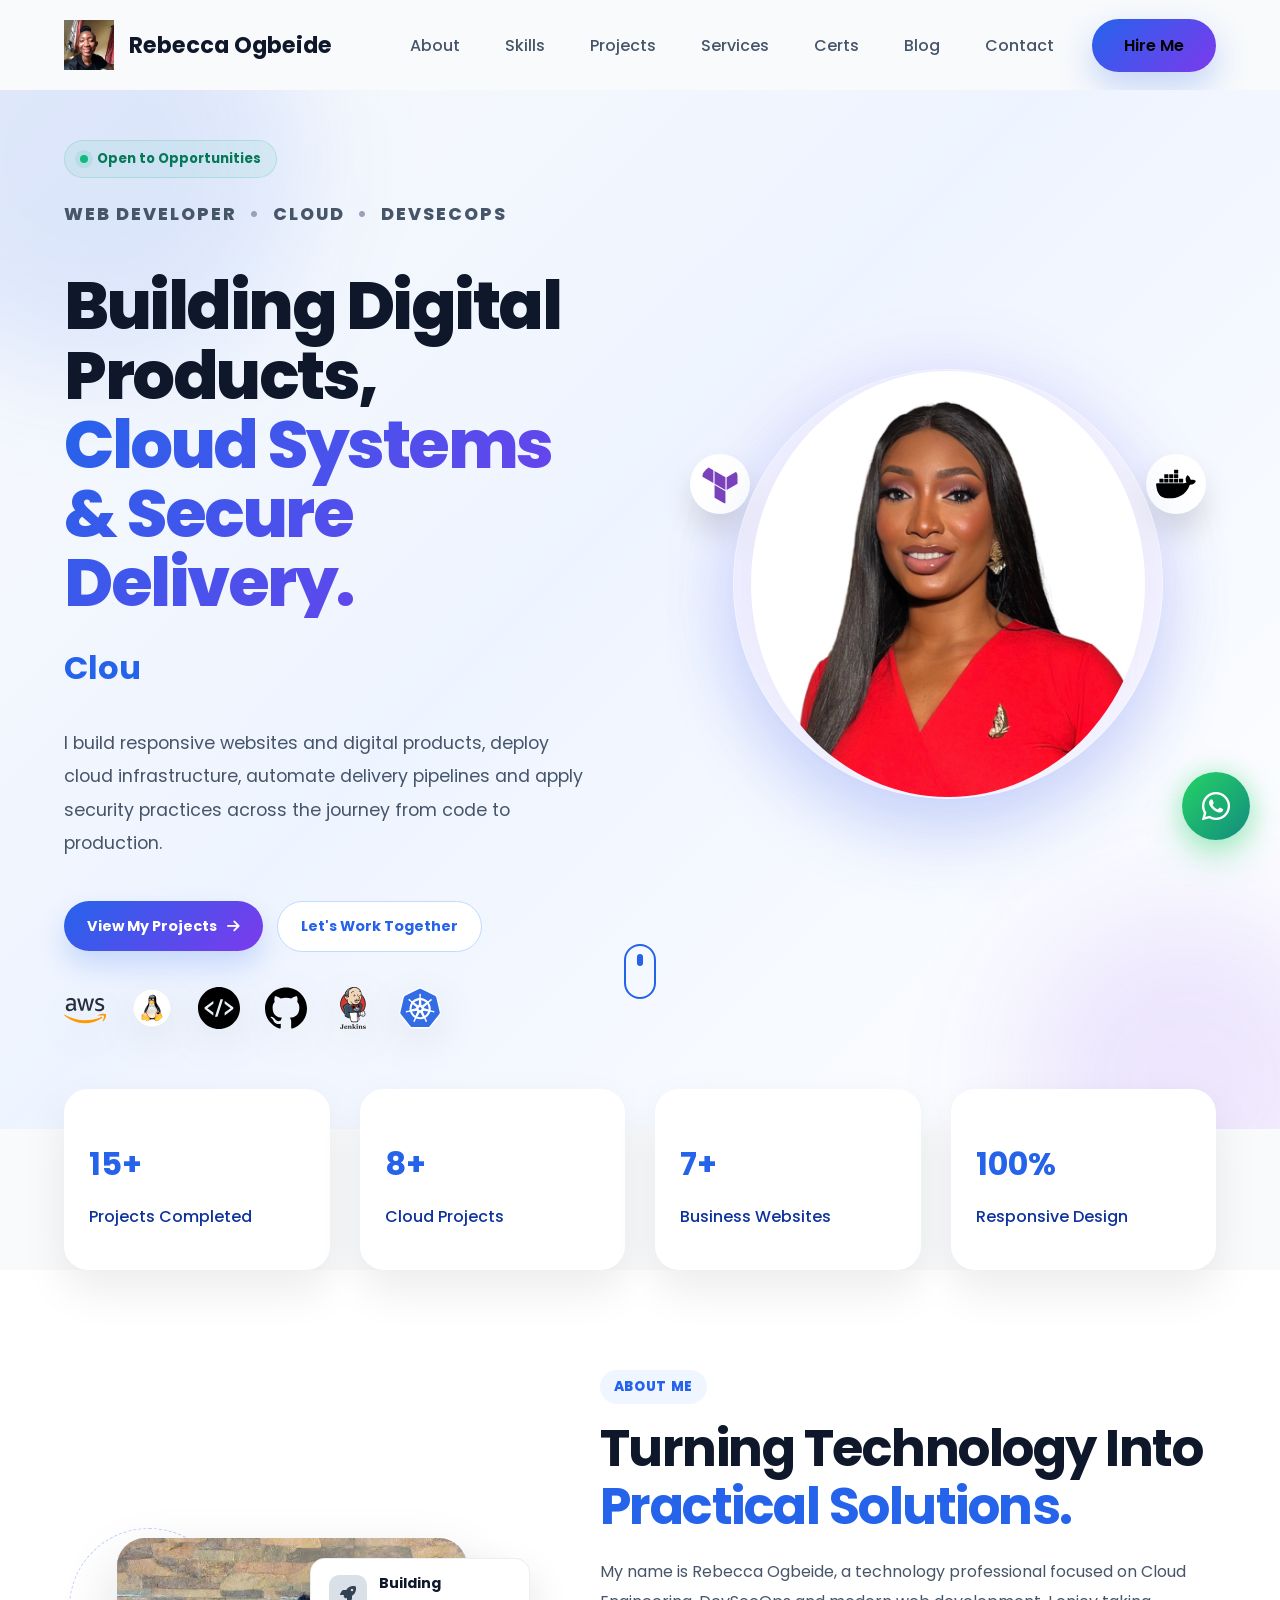
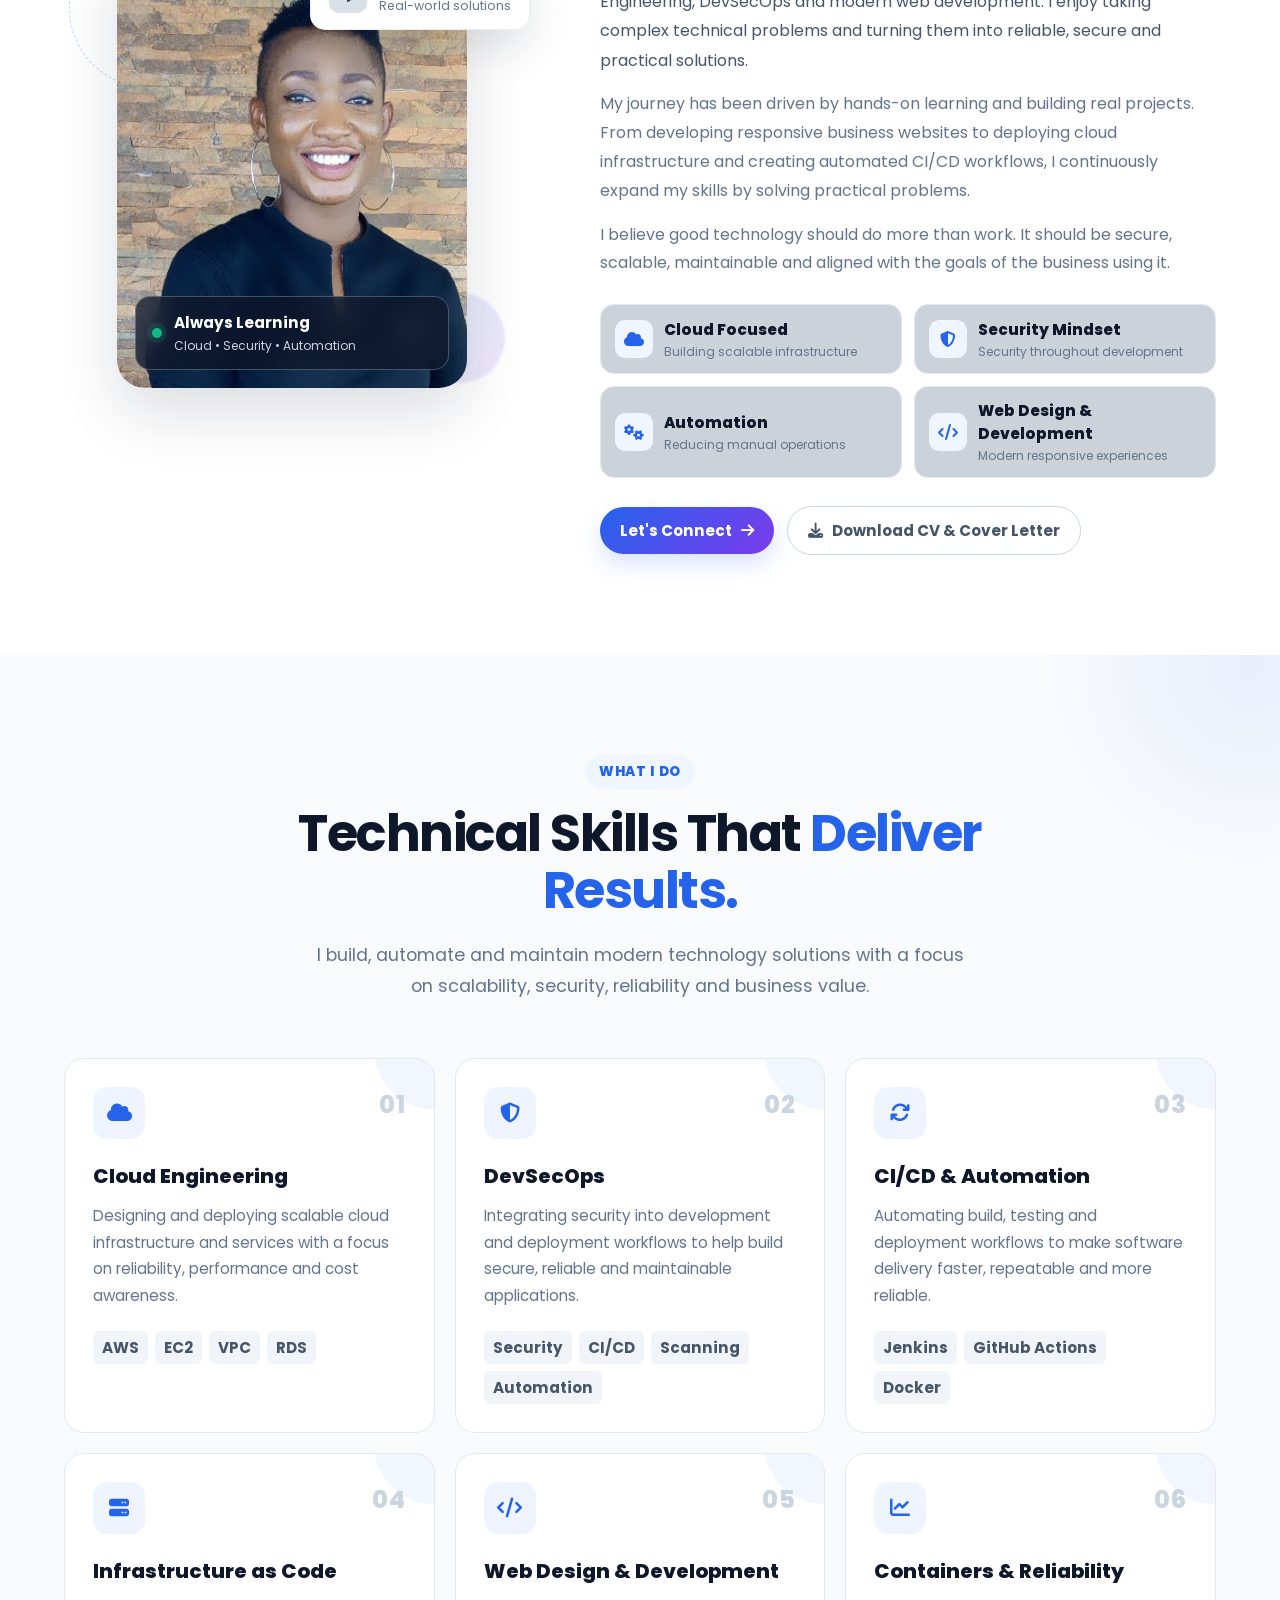
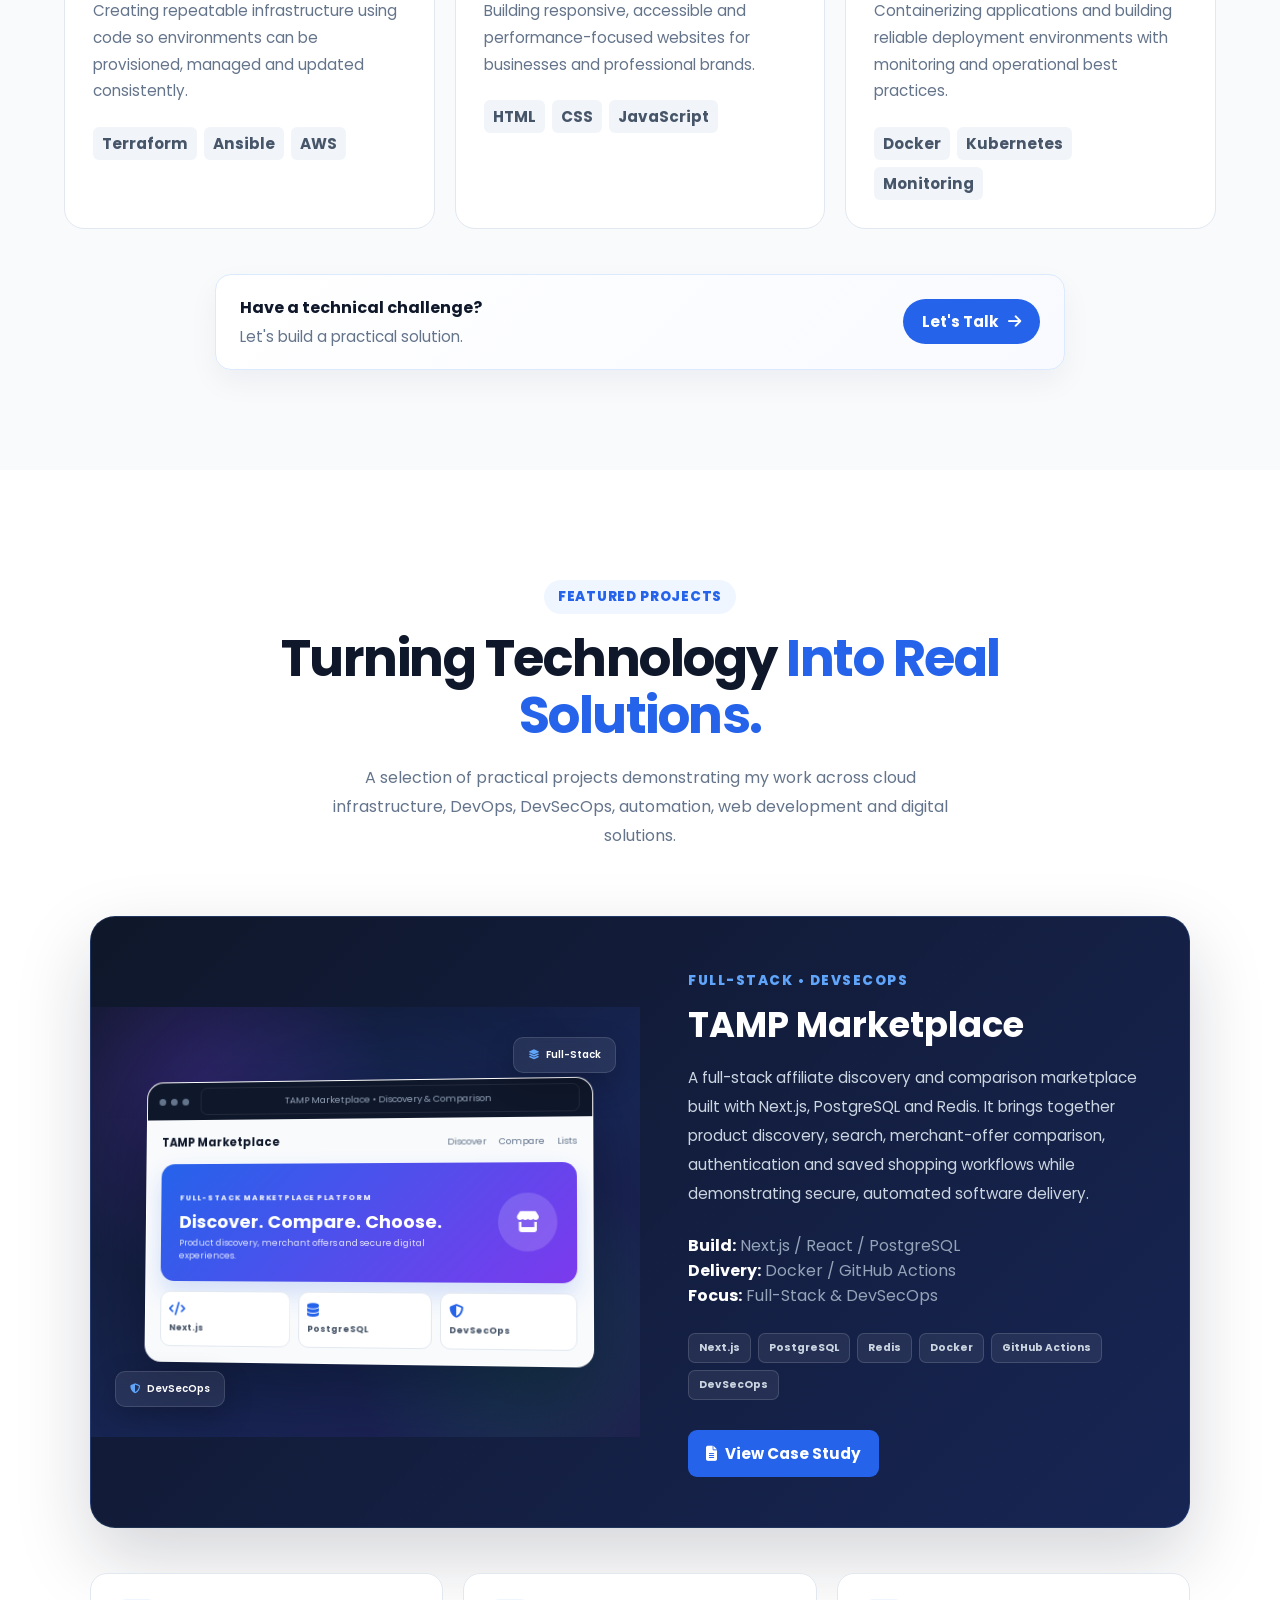
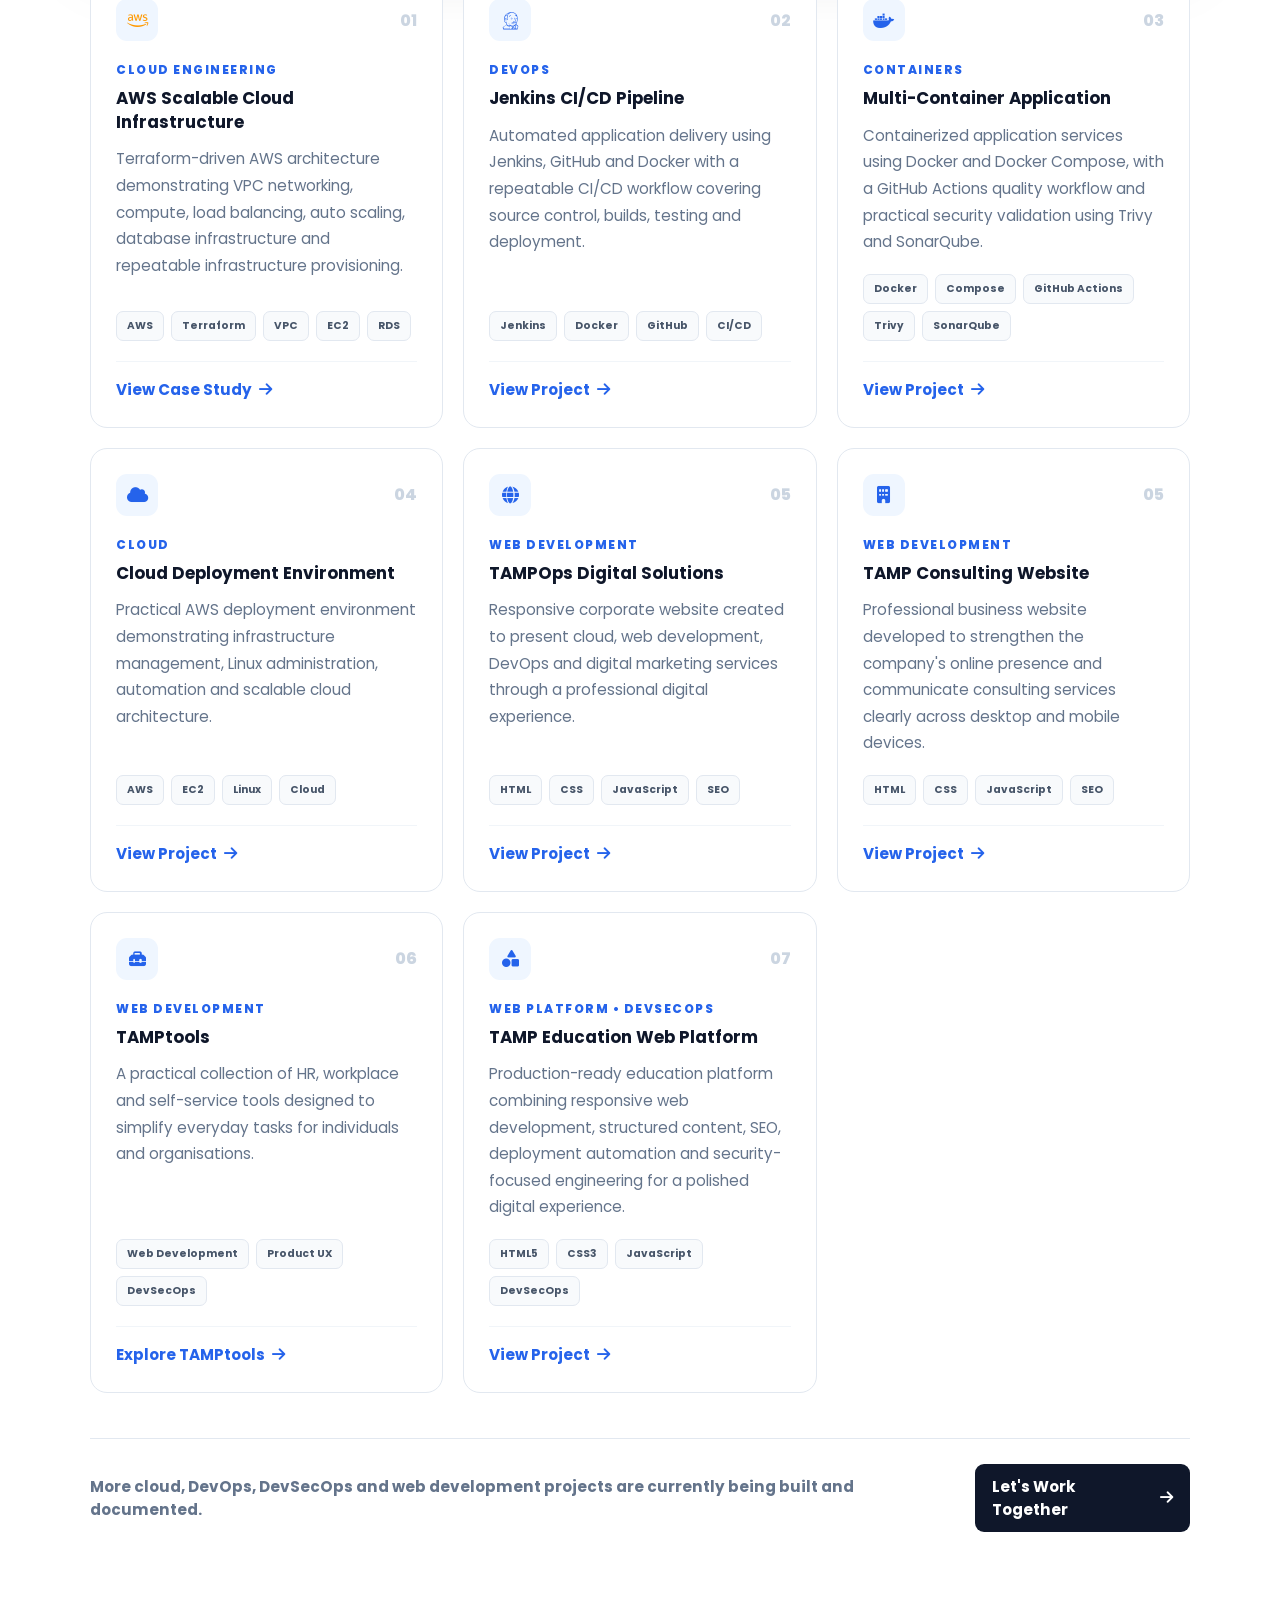
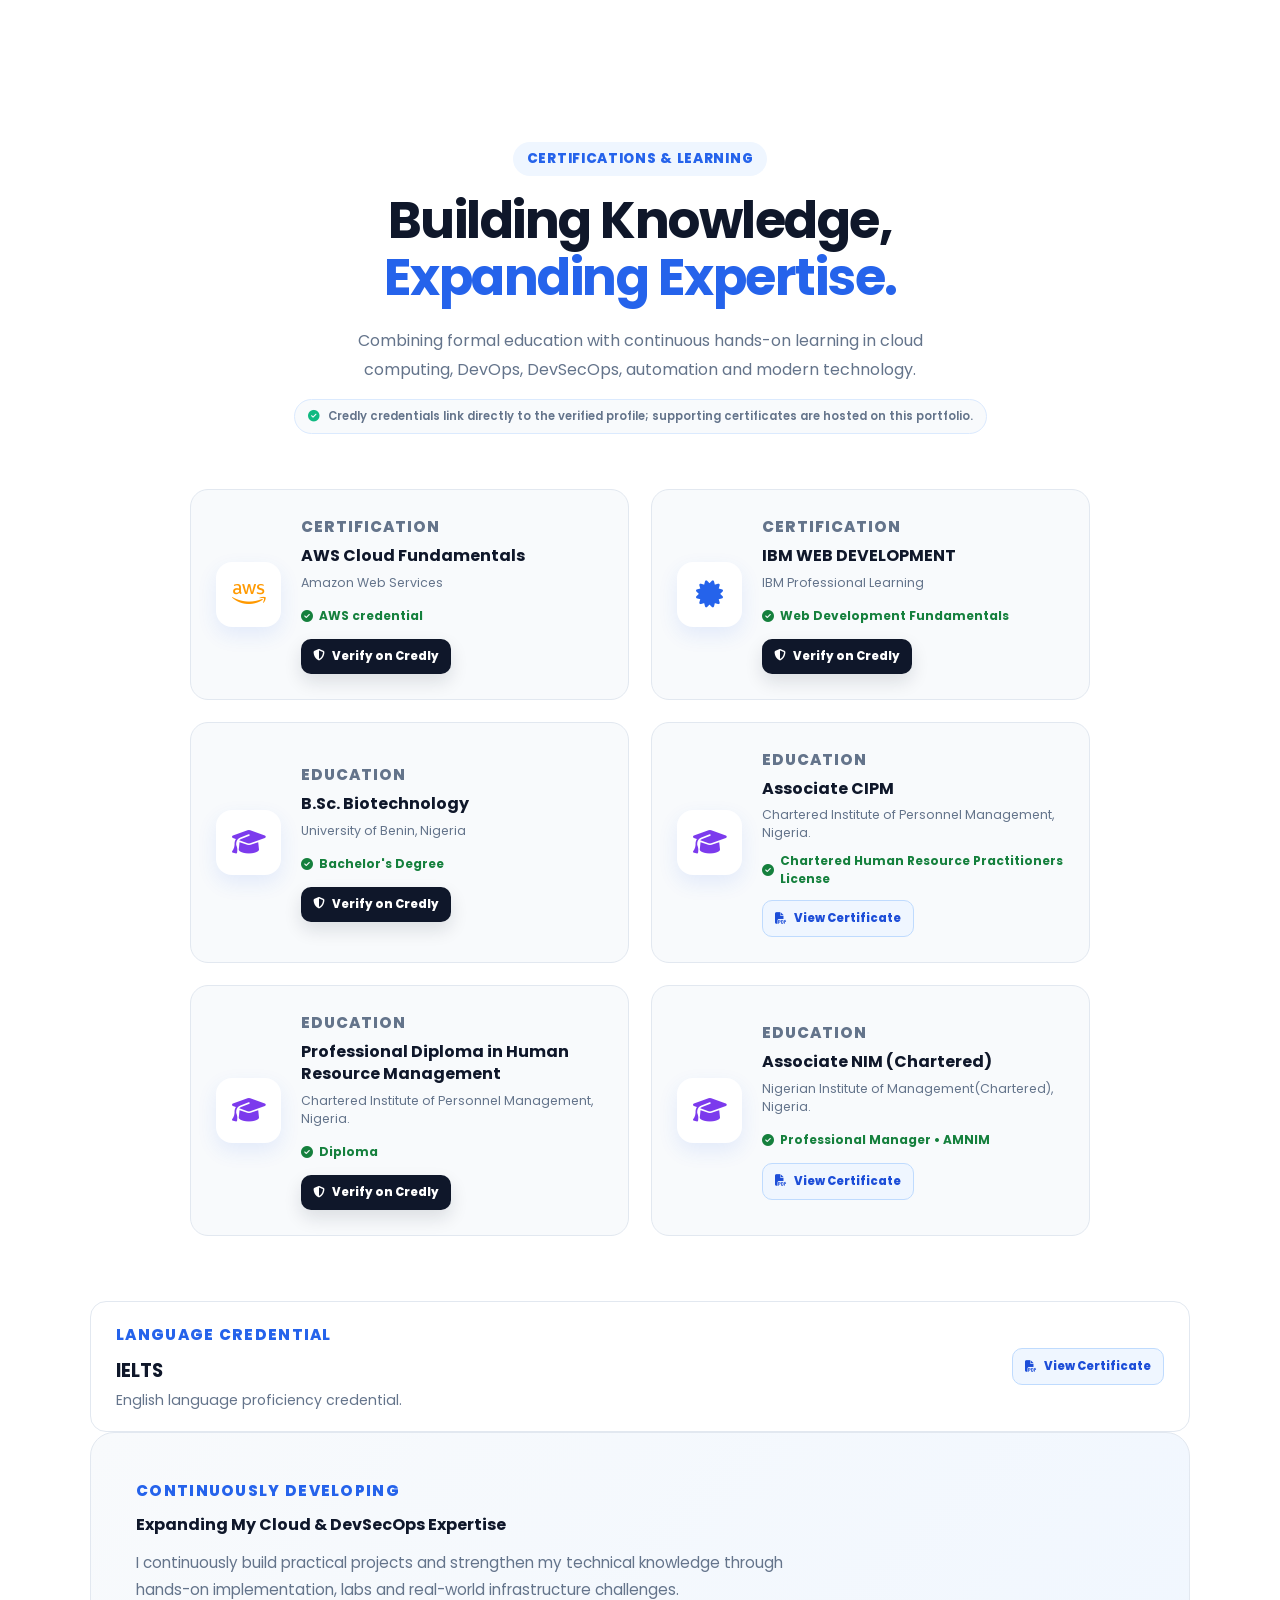
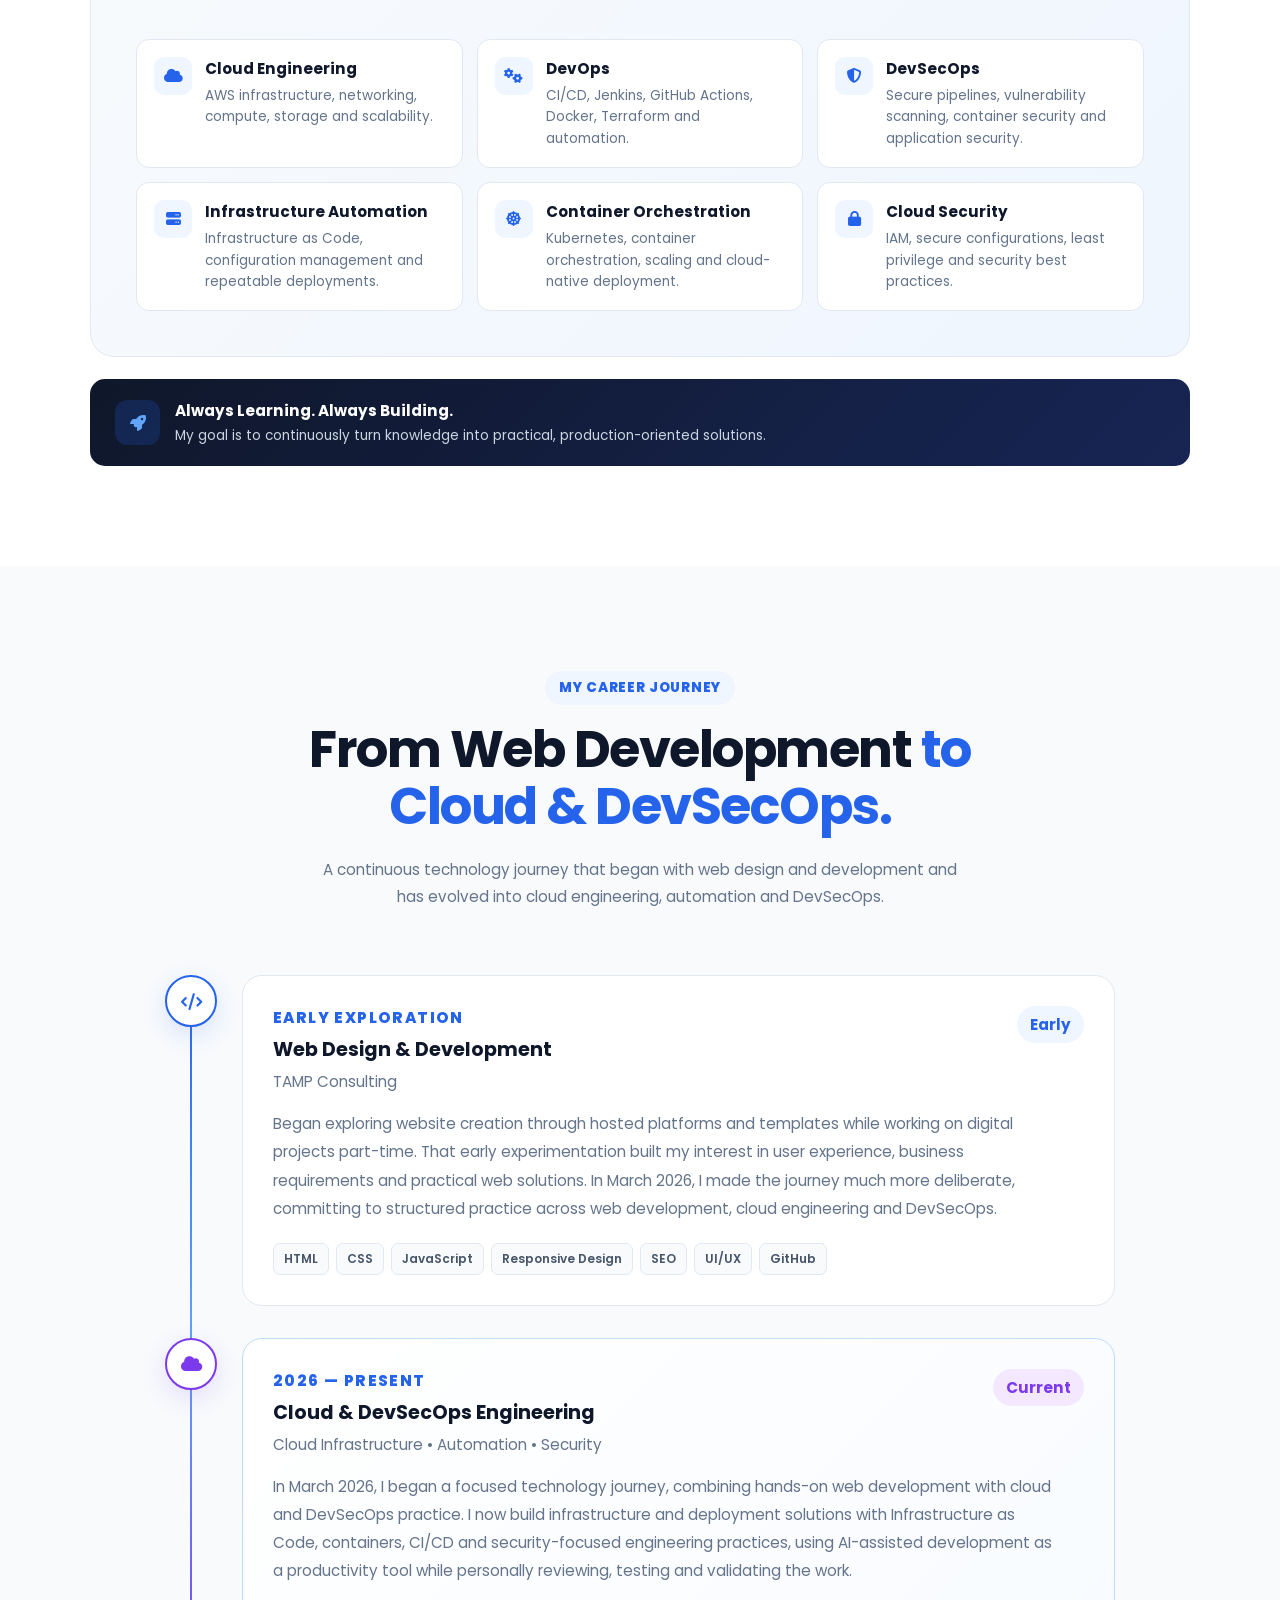
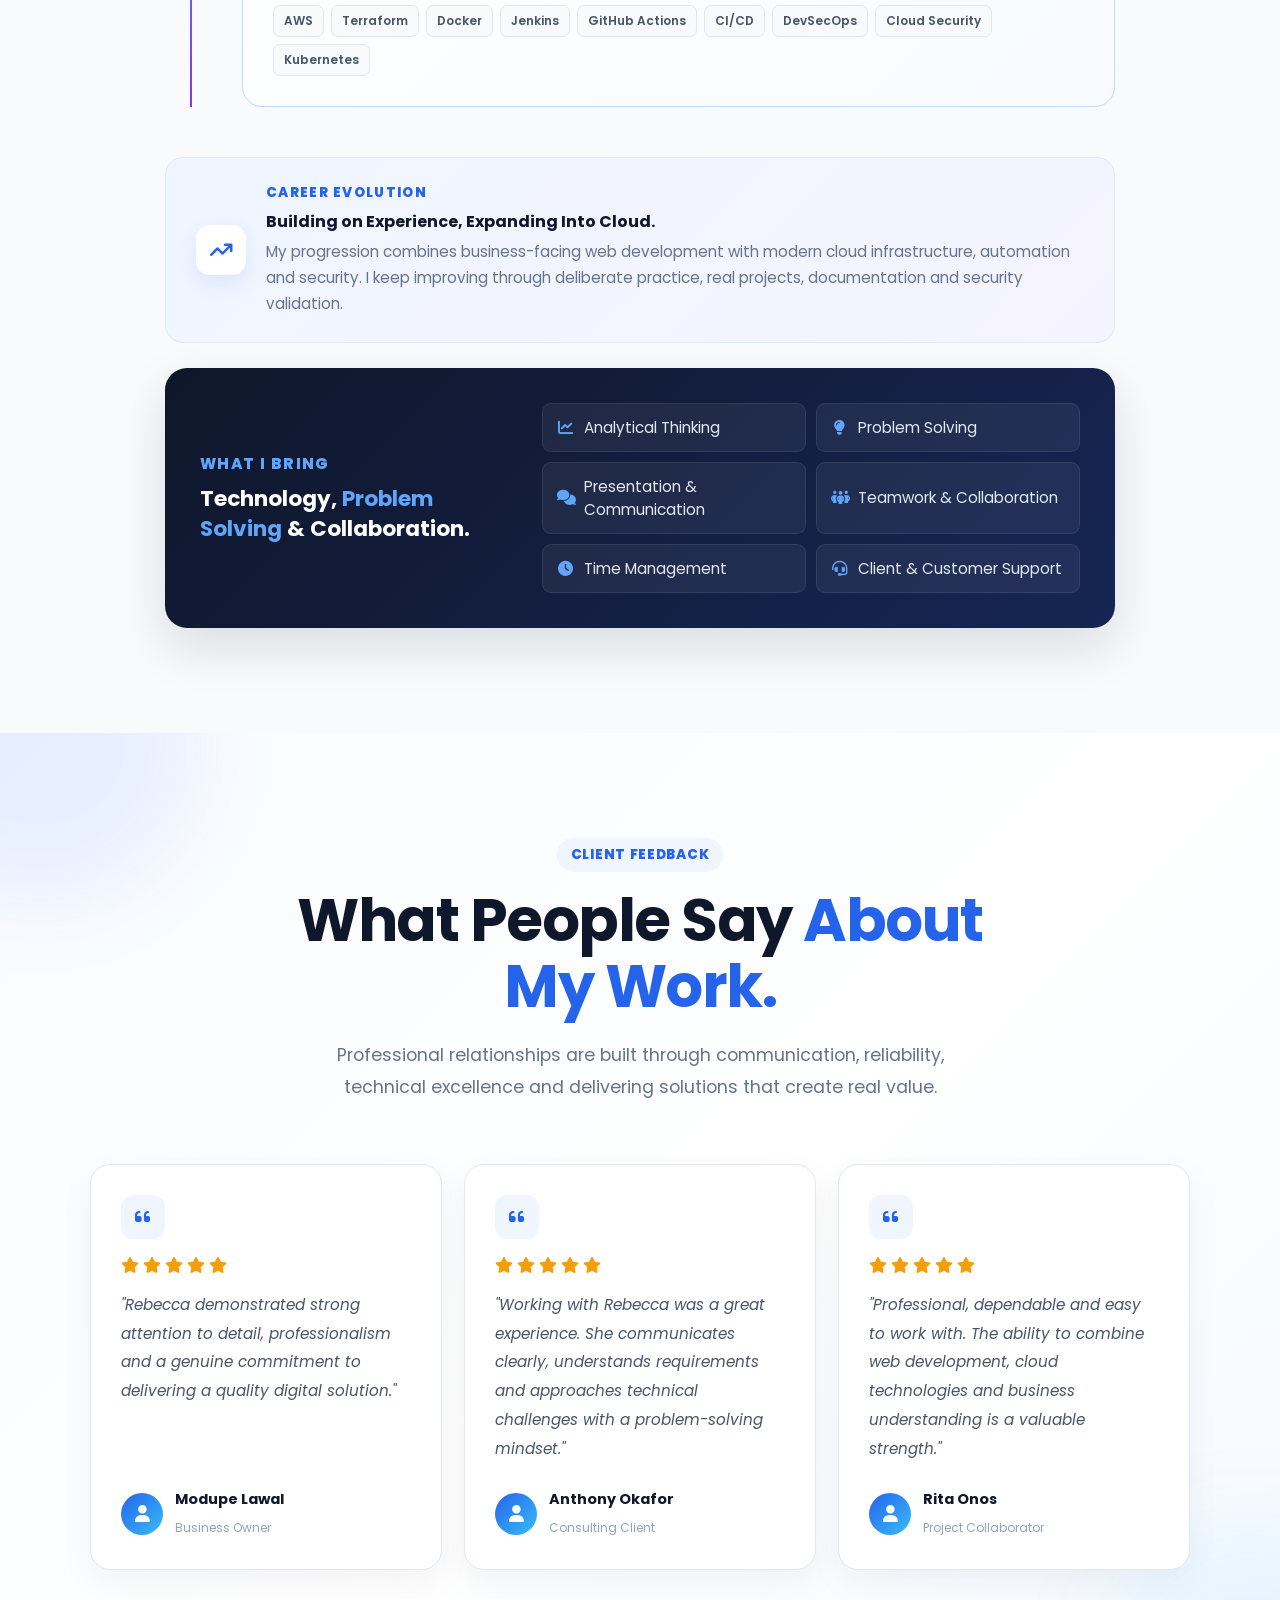
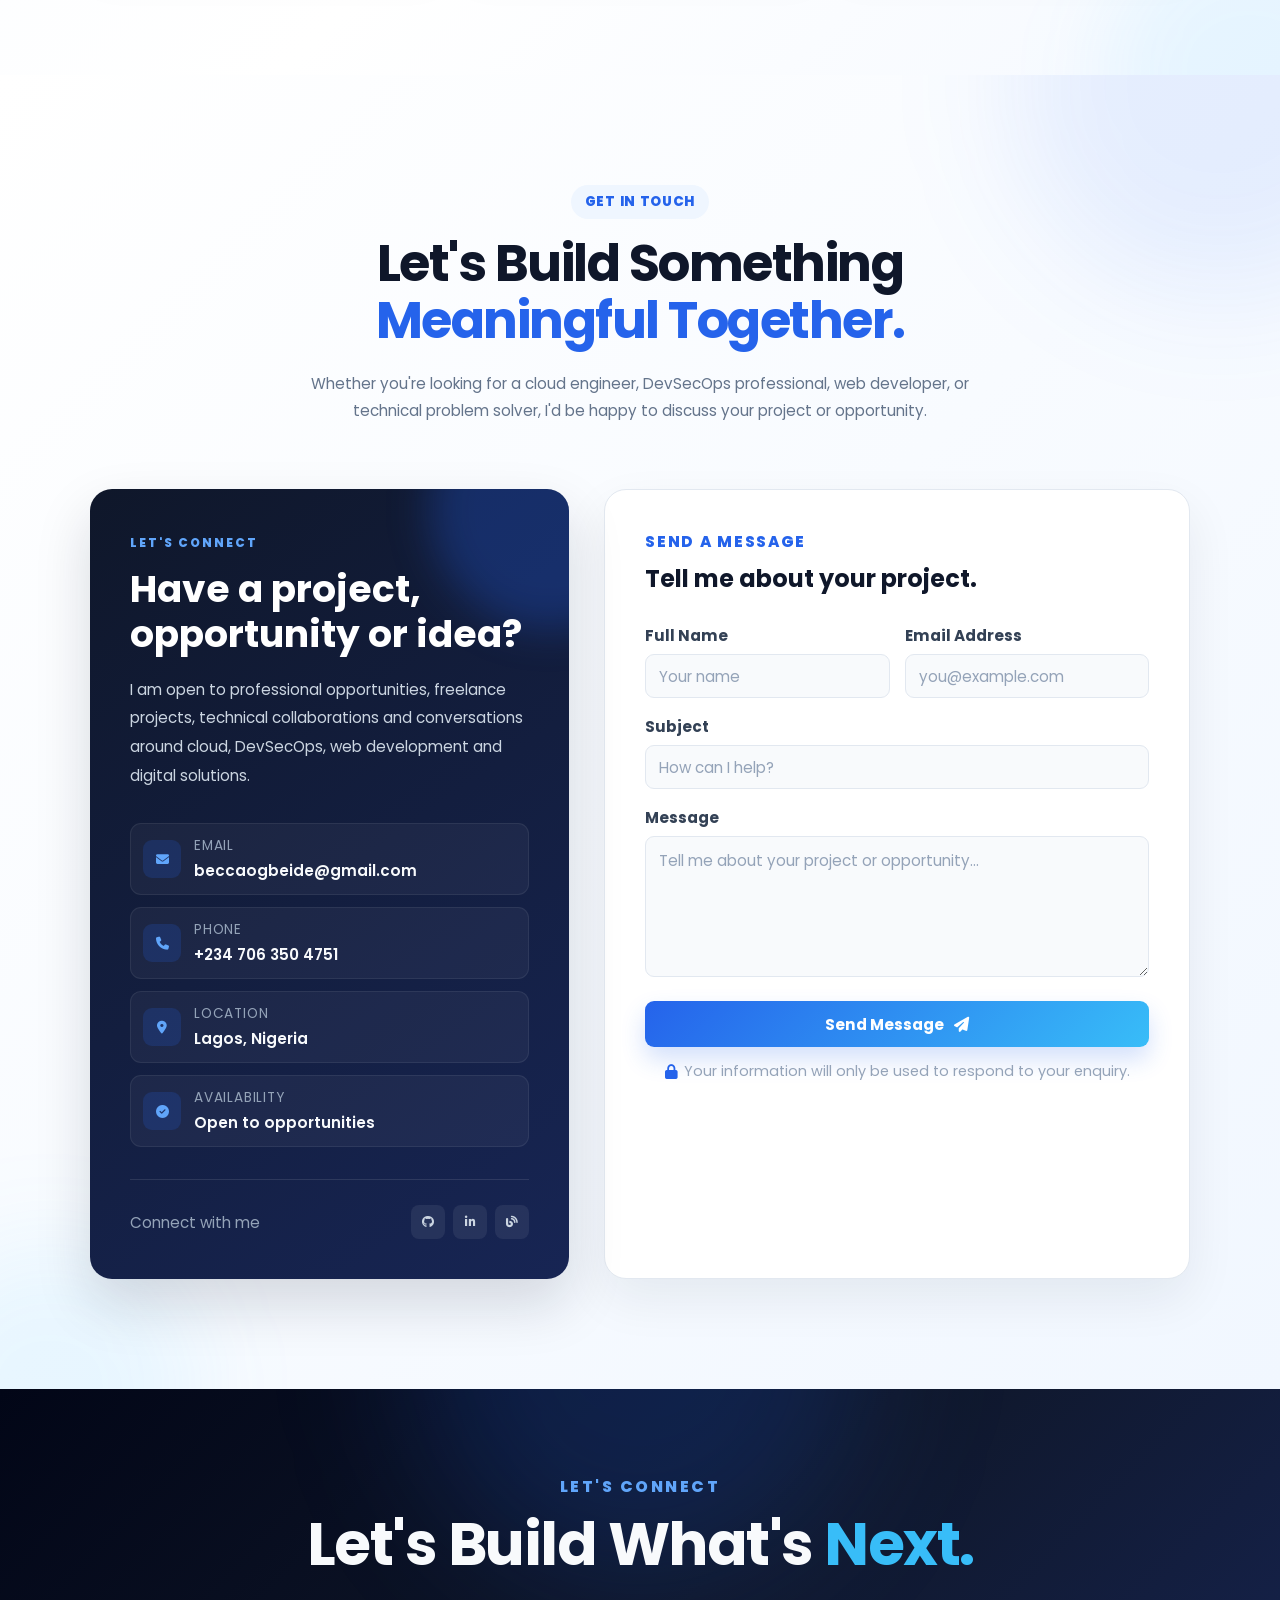
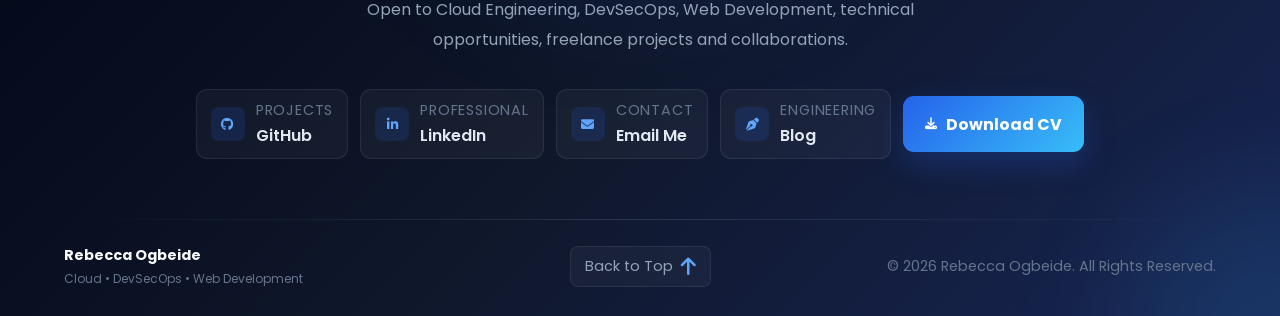
<file: index.html>
<!DOCTYPE html>
<html lang="en">

<head>

    <!-- ===========================
         Basic Page Information
    ============================ -->

    <meta charset="UTF-8">
    <meta name="viewport" content="width=device-width, initial-scale=1.0">
    <title>Rebecca Ogbeide | Web Development • Cloud • DevSecOps</title>


      <!-- Primary SEO -->

    <meta name="description"
          content="Rebecca Ogbeide is a web developer and cloud & DevSecOps practitioner building responsive digital products, AWS infrastructure, secure CI/CD pipelines and practical business solutions.">

    <meta name="keywords"
          content="Rebecca Ogbeide, web developer, frontend development, backend development, AWS, cloud engineering, DevSecOps, Docker, Kubernetes, Terraform, CI/CD, cybersecurity, responsive web design">

    <meta name="author" content="Rebecca Ogbeide">

    <meta name="robots" content="index, follow">

<!-- Theme Color -->
    <meta name="theme-color" content="#2563EB">

    <link

rel="manifest"

href="site.webmanifest">

    <!-- Canonical -->
    <link rel="canonical" href="https://portfolio.tampconsulting.space/">

    <!-- Favicon -->
<link rel="icon" type="image/png" sizes="32x32" href="images/favicon.png">
<link rel="icon" type="image/png" sizes="16x16" href="images/favicon.png">
<link rel="apple-touch-icon" sizes="180x180" href="images/favicon.png">

    <!-- Open Graph -->
    <meta property="og:title"
          content="Rebecca Ogbeide | Web Development • Cloud • DevSecOps">

    <meta property="og:description"
          content="Rebecca Ogbeide | Web Development • Cloud • DevSecOps • Cybersecurity">

    <meta property="og:image"
          content="https://portfolio.tampconsulting.space/images/preview.png">

    <meta property="og:type"
          content="website">

    <meta property="og:url"
          content="https://portfolio.tampconsulting.space/">

    <meta property="og:locale"
          content="en_NG">

    <!-- Twitter -->
    <meta name="twitter:card"
          content="summary_large_image">

    <meta name="twitter:title"
          content="Rebecca Ogbeide | Web Development • Cloud • DevSecOps">

    <meta name="twitter:description"
          content="Web Development • Cloud Engineering • DevSecOps • Cybersecurity">

    <meta name="twitter:image"
          content="https://portfolio.tampconsulting.space/images/preview.png">


    <!-- ===========================
         Google Fonts
    ============================ -->

    <link rel="preconnect" href="https://fonts.googleapis.com">

    <link rel="preconnect" href="https://fonts.gstatic.com" crossorigin>

    <link href="https://fonts.googleapis.com/css2?family=Inter:wght@300;400;500;600;700&family=Poppins:wght@500;600;700;800&display=swap"
        rel="stylesheet">

    <!-- ===========================
         Font Awesome
    ============================ -->

    <link rel="stylesheet"
        href="https://cdnjs.cloudflare.com/ajax/libs/font-awesome/6.7.2/css/all.min.css">


<link rel="stylesheet" href="css/hero.css">
<link rel="stylesheet" href="css/about.css">
<link rel="stylesheet" href="css/header.css">
<link rel="stylesheet" href="css/navbar.css">
<link rel="stylesheet" href="css/stats.css">
<link rel="stylesheet" href="css/logo.css">
<link rel="stylesheet" href="css/certs.css">
<link rel="stylesheet" href="css/animation.css">
<link rel="stylesheet" href="css/contact.css">
<link rel="stylesheet" href="css/global.css">
<link rel="stylesheet" href="css/services.css">
<link rel="stylesheet" href="css/projects.css">
<link rel="stylesheet" href="css/footer.css">
<link rel="stylesheet" href="css/techstack.css">
<link rel="stylesheet" href="css/variable.css">
<link rel="stylesheet" href="css/testimonials.css">
<link rel="stylesheet" href="css/whatsapp.css">


<script type="application/ld+json">

{
    "@context": "https://schema.org",

    "@type": "Person",

    "name": "Rebecca Ogbeide",

    "url": "https://yourdomain.com/",

    "jobTitle": "Web Developer & Cloud/DevSecOps Practitioner",

    "description": "Web developer and cloud/DevSecOps practitioner specializing in modern web solutions, AWS infrastructure, automation, CI/CD and security-focused delivery.",

    "address": {
        "@type": "PostalAddress",
        "addressLocality": "Lagos",
        "addressCountry": "Nigeria"
    },

    "sameAs": [
        "https://github.com/jaybecca",
        "https://linkedin.com/in/rebecca-ogbeide-1161323b4"
    ]

}

</script>


</head>

<body>



<!-- ==========================================
                HEADER
========================================== -->

<header class="header">

    <div class="container nav-container">

        <!-- Logo -->

        <a href="#" class="logo">

            <img src="images/logo.png"
                 alt="Rebecca Ogbeide">

            <span>

                Rebecca Ogbeide

            </span>

        </a>

        <!-- Navigation -->

        <nav class="navbar">

            <ul class="nav-links">


                <li><a href="#about">About</a></li>

                <li><a href="#experience">Skills</a></li>

                <li><a href="#projects">Projects</a></li>

                <li><a href="#services">Services</a></li>

                <li><a href="#certifications">Certs</a></li>

                <li><a href="blog.html">Blog</a></li>

                <li><a href="#contact">Contact</a></li>

            </ul>

        </nav>

        <!-- CTA -->

        <a href="#contact" class="nav-btn">

            Hire Me

        </a>

        <!-- Mobile Menu -->

        <div class="menu-toggle">

            <i class="fas fa-bars"></i>

        </div>

    </div>

</header>






<!--=========================================
                HERO
==========================================-->

<section class="hero" id="home">

<div class="container hero-container">

    <!-- LEFT -->

    <div class="hero-content">

        <span class="hero-badge">

                <span class="status-dot"></span>

                Open to Opportunities

            </span>


         <p class="hero-role">

                WEB DEVELOPER
                <span>•</span>
                CLOUD
                <span>•</span>
                DEVSECOPS

            </p>


       <h1>

                Building Digital Products,
                <span>Cloud Systems & Secure Delivery.</span>

            </h1>

        <h2>

            <span class="typing"></span>

        </h2>

        <p>

            I build responsive websites and digital products, deploy cloud infrastructure,
            automate delivery pipelines and apply security practices across the journey
            from code to production.

        </p>

        <!-- ==================================
                    HERO BUTTONS
            =================================== -->

            <div class="hero-buttons">

                <a
                    href="#projects"
                    class="hero-btn hero-btn-primary"
                >

                    View My Projects

                    <i class="fas fa-arrow-right"></i>

                </a>


                <a
                    href="#contact"
                    class="hero-btn hero-btn-secondary"
                >

                    Let's Work Together

                </a>

            </div>
            

        <div class="tech-stack">
            
            <img src="images/icons/aws.svg">
            <img src="images/icons/linux.svg">
            <img src="images/icons/html.svg">
            <img src="images/icons/github.svg">
            <img src="images/icons/jenkins.svg">
            <img src="images/icons/kubernetes.svg">

        </div>

    </div>

    <!-- RIGHT -->

    <div class="hero-image">

    <div class="hero-glow"></div>

    <!-- Floating Icons -->

    <img src="images/ui/terraform-circle.svg"
         class="floating-icon terraform"> 
         
    <img src="images/ui/docker-circle.svg"
         class="floating-icon docker">
            

    <!-- Photo Card -->

    <div class="profile-card">

        <img
            src="images/rebecca.png"
            alt="Rebecca Ogbeide"
            class="profile-image">

    </div>

</div>

<div class="scroll-indicator">

<span></span>

</div>

</section>




<!--=========================================
                STATISTICS
==========================================-->

<section class="hero-stats">

<div class="container stats-grid">

<div class="stat-card">

<h2>

<span class="counter"
data-target="15">

15

</span>+

</h2>

<p>Projects Completed</p>

</div>

<div class="stat-card">

<h2>

<span class="counter"
data-target="8">

8

</span>+

</h2>

<p>Cloud Projects</p>

</div>

<div class="stat-card">

<h2>

<span class="counter"
data-target="7">

7

</span>+

</h2>

<p>Business Websites</p>

</div>

<div class="stat-card">

<h2>

<span class="counter"
data-target="100">

100

</span>%

</h2>

<p>Responsive Design</p>

</div>

</div>

</section>


<!-- ==========================================
        ABOUT ME SECTION
========================================== -->

<section class="about" id="about">

    <div class="container about-container">

        <!-- ==================================
                LEFT — VISUAL
        =================================== -->

        <div class="about-visual">

            <div class="about-image-card">

                <img
                    src="images/headshot.jpg"
                    alt="Professional portrait"
                    class="about-image"
                >

                <div class="about-image-overlay">

                    <span class="overlay-dot"></span>

                    <div>
                        <strong>Always Learning</strong>
                        <small>Cloud • Security • Automation</small>
                    </div>

                </div>

            </div>


            <!-- Decorative element -->

            <div class="about-decoration about-decoration-one"></div>

            <div class="about-decoration about-decoration-two"></div>


            <!-- Small experience card -->

            <div class="about-highlight">

                <i class="fas fa-rocket"></i>

                <div>

                    <strong>Building</strong>

                    <span>Real-world solutions</span>

                </div>

            </div>

        </div>


        <!-- ==================================
                RIGHT — CONTENT
        =================================== -->

        <div class="about-content">

            <span class="section-tag">

                About Me

            </span>


            <h2>

                Turning Technology Into
                <span>Practical Solutions.</span>

            </h2>


            <p class="about-intro">

                My name is Rebecca Ogbeide, a technology professional focused on Cloud Engineering,
                DevSecOps and modern web development. I enjoy taking complex
                technical problems and turning them into reliable, secure and
                practical solutions.

            </p>


            <p>

                My journey has been driven by hands-on learning and building
                real projects. From developing responsive business websites
                to deploying cloud infrastructure and creating automated
                CI/CD workflows, I continuously expand my skills by solving
                practical problems.

            </p>


            <p>

                I believe good technology should do more than work.
                It should be secure, scalable, maintainable and aligned
                with the goals of the business using it.

            </p>


            <!-- ==================================
                    HIGHLIGHTS GRID
            =================================== -->

            <div class="about-highlights">

                <div class="about-card">

                    <div class="about-card-icon">

                        <i class="fas fa-cloud"></i>

                    </div>

                    <div>

                        <strong>Cloud Focused</strong>

                        <span>
                            Building scalable infrastructure
                        </span>

                    </div>

                </div>


                <div class="about-card">

                    <div class="about-card-icon">

                        <i class="fas fa-shield-halved"></i>

                    </div>

                    <div>

                        <strong>Security Mindset</strong>

                        <span>
                            Security throughout development
                        </span>

                    </div>

                </div>


                <div class="about-card">

                    <div class="about-card-icon">

                        <i class="fas fa-gears"></i>

                    </div>

                    <div>

                        <strong>Automation</strong>

                        <span>
                            Reducing manual operations
                        </span>

                    </div>

                </div>


                <div class="about-card">

                    <div class="about-card-icon">

                        <i class="fas fa-code"></i>

                    </div>

                    <div>

                        <strong>Web Design & Development</strong>

                        <span>
                            Modern responsive experiences
                        </span>

                    </div>

                </div>

            </div>


            <!-- ==================================
                    ACTIONS
            =================================== -->

            <div class="about-actions">

                <a
                    href="#contact"
                    class="about-btn about-btn-primary"
                >

                    Let's Connect

                    <i class="fas fa-arrow-right"></i>

                </a>


                <a
                    href="Rebecca-Ogbeide-Application-Documents.zip"
                    class="about-btn about-btn-secondary"
                    download
                >

                    <i class="fas fa-download"></i>

                    Download CV & Cover Letter

                </a>

            </div>

        </div>

    </div>

</section>



<!-- ==========================================
        SERVICES / WHAT I DO
========================================== -->

<section class="services" id="services">

    <div class="container">

        <!-- ==============================
                SECTION HEADER
        =============================== -->

        <div class="section-header services-header">

            <span class="section-tag">
                What I Do
            </span>

            <h2>

                Technical Skills That
                <span>Deliver Results.</span>

            </h2>

            <p>

                I build, automate and maintain modern technology
                solutions with a focus on scalability, security,
                reliability and business value.

            </p>

        </div>


        <!-- ==============================
                SERVICES GRID
        =============================== -->

        <div class="services-grid">


            <!-- ==========================
                    CLOUD ENGINEERING
            =========================== -->

            <article class="service-card">

                <div class="service-icon">

                    <i class="fas fa-cloud"></i>

                </div>

                <span class="service-number">
                    01
                </span>

                <h3>
                    Cloud Engineering
                </h3>

                <p>

                    Designing and deploying scalable cloud
                    infrastructure and services with a focus
                    on reliability, performance and cost awareness.

                </p>

                <div class="service-tags">

                    <span>AWS</span>
                    <span>EC2</span>
                    <span>VPC</span>
                    <span>RDS</span>

                </div>

            </article>


            <!-- ==========================
                    DEVSECOPS
            =========================== -->

            <article class="service-card">

                <div class="service-icon">

                    <i class="fas fa-shield-halved"></i>

                </div>

                <span class="service-number">
                    02
                </span>

                <h3>
                    DevSecOps
                </h3>

                <p>

                    Integrating security into development and
                    deployment workflows to help build secure,
                    reliable and maintainable applications.

                </p>

                <div class="service-tags">

                    <span>Security</span>
                    <span>CI/CD</span>
                    <span>Scanning</span>
                    <span>Automation</span>

                </div>

            </article>


            <!-- ==========================
                    CI/CD
            =========================== -->

            <article class="service-card">

                <div class="service-icon">

                    <i class="fas fa-arrows-rotate"></i>

                </div>

                <span class="service-number">
                    03
                </span>

                <h3>
                    CI/CD & Automation
                </h3>

                <p>

                    Automating build, testing and deployment
                    workflows to make software delivery faster,
                    repeatable and more reliable.

                </p>

                <div class="service-tags">

                    <span>Jenkins</span>
                    <span>GitHub Actions</span>
                    <span>Docker</span>

                </div>

            </article>


            <!-- ==========================
                    INFRASTRUCTURE AS CODE
            =========================== -->

            <article class="service-card">

                <div class="service-icon">

                    <i class="fas fa-server"></i>

                </div>

                <span class="service-number">
                    04
                </span>

                <h3>
                    Infrastructure as Code
                </h3>

                <p>

                    Creating repeatable infrastructure using
                    code so environments can be provisioned,
                    managed and updated consistently.

                </p>

                <div class="service-tags">

                    <span>Terraform</span>
                    <span>Ansible</span>
                    <span>AWS</span>

                </div>

            </article>


            <!-- ==========================
                    WEB DEVELOPMENT
            =========================== -->

            <article class="service-card">

                <div class="service-icon">

                    <i class="fas fa-code"></i>

                </div>

                <span class="service-number">
                    05
                </span>

                <h3>
                    Web Design & Development
                </h3>

                <p>

                    Building responsive, accessible and
                    performance-focused websites for businesses
                    and professional brands.

                </p>

                <div class="service-tags">

                    <span>HTML</span>
                    <span>CSS</span>
                    <span>JavaScript</span>

                </div>

            </article>


            <!-- ==========================
                    CONTAINERS & MONITORING
            =========================== -->

            <article class="service-card">

                <div class="service-icon">

                    <i class="fas fa-chart-line"></i>

                </div>

                <span class="service-number">
                    06
                </span>

                <h3>
                    Containers & Reliability
                </h3>

                <p>

                    Containerizing applications and building
                    reliable deployment environments with
                    monitoring and operational best practices.

                </p>

                <div class="service-tags">

                    <span>Docker</span>
                    <span>Kubernetes</span>
                    <span>Monitoring</span>

                </div>

            </article>


        </div>


        <!-- ==============================
                BOTTOM CTA
        =============================== -->

        <div class="services-cta">

            <div>

                <strong>
                    Have a technical challenge?
                </strong>

                <span>
                    Let's build a practical solution.
                </span>

            </div>

            <a
                href="#contact"
                class="services-cta-btn"
            >

                Let's Talk

                <i class="fas fa-arrow-right"></i>

            </a>

        </div>

    </div>

</section>
<!-- ==========================================
     PART 9 — FEATURED PROJECTS
========================================== -->

<section class="projects" id="projects">

    <div class="container">

        <!-- SECTION HEADER -->

        <div class="section-header projects-header">

            <span class="section-tag">
                Featured Projects
            </span>

            <h2>
                Turning Technology
                <span>Into Real Solutions.</span>
            </h2>

            <p>
                A selection of practical projects demonstrating my work
                across cloud infrastructure, DevOps, DevSecOps, automation,
                web development and digital solutions.
            </p>

        </div>


        <!-- ==========================================
             FEATURED WEB PROJECT
        =========================================== -->

        <article class="featured-project featured-web-project">

            <div class="featured-project-image web-app-visual">
                <div class="project-glow"></div>

                <div class="app-browser">
                    <div class="browser-bar">
                        <div class="browser-dots"><span></span><span></span><span></span></div>
                        <div class="browser-url">TAMP Marketplace • Discovery &amp; Comparison</div>
                    </div>

                    <div class="app-body">
                        <div class="app-nav">
                            <strong>TAMP Marketplace</strong><span>Discover</span><span>Compare</span><span>Lists</span>
                        </div>
                        <div class="app-hero-card">
                            <div><small>FULL-STACK MARKETPLACE PLATFORM</small><h4>Discover. Compare. Choose.</h4><p>Product discovery, merchant offers and secure digital experiences.</p></div>
                            <div class="app-orb"><i class="fas fa-store"></i></div>
                        </div>
                        <div class="app-mini-grid">
                            <div><i class="fas fa-code"></i><span>Next.js</span></div>
                            <div><i class="fas fa-database"></i><span>PostgreSQL</span></div>
                            <div><i class="fas fa-shield-halved"></i><span>DevSecOps</span></div>
                        </div>
                    </div>
                </div>

                <div class="floating-tech tech-web"><i class="fas fa-layer-group"></i><span>Full-Stack</span></div>
                <div class="floating-tech tech-secure"><i class="fas fa-shield-halved"></i><span>DevSecOps</span></div>
            </div>

            <div class="featured-project-content">
                <span class="project-category">FULL-STACK • DEVSECOPS</span>
                <h3>TAMP Marketplace</h3>
                <p>
                    A full-stack affiliate discovery and comparison marketplace built with Next.js, PostgreSQL and Redis. It brings together product discovery, search, merchant-offer comparison, authentication and saved shopping workflows while demonstrating secure, automated software delivery.
                </p>

                <div class="project-highlights">
                    <div class="project-highlight"><strong>Build:</strong><span> Next.js / React / PostgreSQL</span></div>
                    <div class="project-highlight"><strong>Delivery:</strong><span> Docker / GitHub Actions</span></div>
                    <div class="project-highlight"><strong>Focus:</strong><span> Full-Stack &amp; DevSecOps</span></div>
                </div>

                <br>

                <div class="project-tech"><span>Next.js</span><span>PostgreSQL</span><span>Redis</span><span>Docker</span><span>GitHub Actions</span><span>DevSecOps</span></div>

                <div class="project-actions">
                    <a href="projects/tamp-marketplace/" class="project-btn primary-project-btn"><i class="fas fa-file-lines"></i> View Case Study</a>
                </div>
            </div>

        </article>

        <!-- ==========================================
             PROJECT GRID
        =========================================== -->

        <div class="projects-grid">


            <!-- PROJECT 01 — AWS -->
            <article class="project-card aws-project-card">
                <div class="project-card-top">
                    <div class="project-icon"><i class="fab fa-aws"></i></div>
                    <span class="project-number">01</span>
                </div>
                <span class="project-category">CLOUD ENGINEERING</span>
                <h3>AWS Scalable Cloud Infrastructure</h3>
                <p>Terraform-driven AWS architecture demonstrating VPC networking, compute, load balancing, auto scaling, database infrastructure and repeatable infrastructure provisioning.</p>
                <div class="project-tech"><span>AWS</span><span>Terraform</span><span>VPC</span><span>EC2</span><span>RDS</span></div>
                <div class="project-card-link"><a href="projects/aws-scalable-infrastructure/">View Case Study <i class="fas fa-arrow-right"></i></a></div>
            </article>


            <!-- PROJECT 02 -->

            <article class="project-card">

                <div class="project-card-top">

                    <div class="project-icon">
                        <i class="fab fa-jenkins"></i>
                    </div>

                    <span class="project-number">
                        02
                    </span>

                </div>

                <span class="project-category">
                    DEVOPS
                </span>

                <h3>
                    Jenkins CI/CD Pipeline
                </h3>

                <p>
                    Automated application delivery using Jenkins,
                    GitHub and Docker with a repeatable CI/CD workflow
                    covering source control, builds, testing and deployment.
                </p>

                <div class="project-tech">
                    <span>Jenkins</span>
                    <span>Docker</span>
                    <span>GitHub</span>
                    <span>CI/CD</span>
                </div>

                <div class="project-card-link">

                    <a href="projects/jenkins-cicd/">

                        View Project

                        <i class="fas fa-arrow-right"></i>

                    </a>

                </div>

            </article>


            <!-- PROJECT 02 -->

            <article class="project-card">

                <div class="project-card-top">

                    <div class="project-icon">
                        <i class="fab fa-docker"></i>
                    </div>

                    <span class="project-number">
                        03
                    </span>

                </div>

                <span class="project-category">
                    CONTAINERS
                </span>

                <h3>
                    Multi-Container Application
                </h3>

                <p>
                    Containerized application services using Docker and
                    Docker Compose, with a GitHub Actions quality workflow
                    and practical security validation using Trivy and SonarQube.
                </p>

                <div class="project-tech">
                    <span>Docker</span>
                    <span>Compose</span>
                    <span>GitHub Actions</span>
                    <span>Trivy</span>
                    <span>SonarQube</span>
                </div>

                <div class="project-card-link">

                    <a href="projects/docker-multi-container/">

                        View Project

                        <i class="fas fa-arrow-right"></i>

                    </a>

                </div>

            </article>


            <!-- PROJECT 03 -->

            <article class="project-card">

                <div class="project-card-top">

                    <div class="project-icon">
                        <i class="fas fa-cloud"></i>
                    </div>

                    <span class="project-number">
                        04
                    </span>

                </div>

                <span class="project-category">
                    CLOUD
                </span>

                <h3>
                    Cloud Deployment Environment
                </h3>

                <p>
                    Practical AWS deployment environment demonstrating
                    infrastructure management, Linux administration,
                    automation and scalable cloud architecture.
                </p>

                <div class="project-tech">
                    <span>AWS</span>
                    <span>EC2</span>
                    <span>Linux</span>
                    <span>Cloud</span>
                </div>

                <div class="project-card-link">

                    <a href="projects/cloud-deployment/">

                        View Project

                        <i class="fas fa-arrow-right"></i>

                    </a>

                </div>

            </article>


            <!-- PROJECT 04 -->

            <article class="project-card">

                <div class="project-card-top">

                    <div class="project-icon">
                        <i class="fas fa-globe"></i>
                    </div>

                    <span class="project-number">
                        05
                    </span>

                </div>

                <span class="project-category">
                    WEB DEVELOPMENT
                </span>

                <h3>
                    TAMPOps Digital Solutions
                </h3>

                <p>
                    Responsive corporate website created to present
                    cloud, web development, DevOps and digital marketing
                    services through a professional digital experience.
                </p>

                <div class="project-tech">
                    <span>HTML</span>
                    <span>CSS</span>
                    <span>JavaScript</span>
                    <span>SEO</span>
                </div>

                <div class="project-card-link">

                    <a href="projects/tampops/">

                        View Project

                        <i class="fas fa-arrow-right"></i>

                    </a>

                </div>

            </article>


            <!-- PROJECT 05 -->

            <article class="project-card">

                <div class="project-card-top">

                    <div class="project-icon">
                        <i class="fas fa-building"></i>
                    </div>

                    <span class="project-number">
                        05
                    </span>

                </div>

                <span class="project-category">
                    WEB DEVELOPMENT
                </span>

                <h3>
                    TAMP Consulting Website
                </h3>

                <p>
                    Professional business website developed to strengthen
                    the company's online presence and communicate consulting
                    services clearly across desktop and mobile devices.
                </p>

                <div class="project-tech">
                    <span>HTML</span>
                    <span>CSS</span>
                    <span>JavaScript</span>
                    <span>SEO</span>
                </div>

                <div class="project-card-link">

                    <a href="projects/tamp-consulting/">

                        View Project

                        <i class="fas fa-arrow-right"></i>

                    </a>

                </div>

            </article>



            <!-- PROJECT 06 -->
            <article class="project-card" data-project="tamptools">
                <div class="project-card-top">
                    <div class="project-icon">
                        <i class="fas fa-toolbox"></i>
                    </div>
                    <span class="project-number">06</span>
                </div>
                <span class="project-category">WEB DEVELOPMENT</span>
                <h3>TAMPtools</h3>
                <p>A practical collection of HR, workplace and self-service tools designed to simplify everyday tasks for individuals and organisations.</p>
                <div class="project-tech">
                    <span>Web Development</span>
                    <span>Product UX</span>
                    <span>DevSecOps</span>
                </div>
                <div class="project-card-link">
                    <a href="https://tools.tampconsulting.space/" rel="noopener noreferrer" target="_blank">
                        Explore TAMPtools
                        <i class="fas fa-arrow-right"></i>
                    </a>
                </div>
            </article>

            <!-- PROJECT 07 -->

            <article class="project-card">

                <div class="project-card-top">

                    <div class="project-icon">
                        <i class="fas fa-shapes"></i>
                    </div>

                    <span class="project-number">
                        07
                    </span>

                </div>

                <span class="project-category">
                    WEB PLATFORM • DEVSECOPS
                </span>

                <h3>
                    TAMP Education Web Platform
                </h3>

                <p>
                    Production-ready education platform combining responsive web
                    development, structured content, SEO, deployment automation
                    and security-focused engineering for a polished digital experience.
                </p>

                <div class="project-tech">
                    <span>HTML5</span>
                    <span>CSS3</span>
                    <span>JavaScript</span>
                    <span>DevSecOps</span>
                </div>

                <div class="project-card-link">

                    <a href="projects/tamp-education/">

                        View Project

                        <i class="fas fa-arrow-right"></i>

                    </a>

                </div>

            </article>

        </div>


        <!-- PROJECT FOOTER -->

        <div class="projects-footer">

            <p>
                More cloud, DevOps, DevSecOps and web development
                projects are currently being built and documented.
            </p>

            <a
                href="#contact"
                class="projects-contact-btn">

                Let's Work Together

                <i class="fas fa-arrow-right"></i>

            </a>

        </div>

    </div>

</section>




<!-- ==========================================
        CERTIFICATIONS & LEARNING
========================================== -->

<section class="certifications" id="certifications">

    <div class="container">

        <!-- Section Header -->

        <div class="section-header certifications-header">

            <span class="section-tag">
                Certifications & Learning
            </span>

            <h2>

                Building Knowledge,
                <span>Expanding Expertise.</span>

            </h2>

            <p>

                Combining formal education with continuous
                hands-on learning in cloud computing, DevOps,
                DevSecOps, automation and modern technology.

            </p>

            <div class="credential-note"><i class="fas fa-circle-check"></i> Credly credentials link directly to the verified profile; supporting certificates are hosted on this portfolio.</div>

        </div>


        <!-- ==========================================
                QUALIFICATIONS GRID
        =========================================== -->

        <div class="qualifications-grid">


            <!-- AWS CERTIFICATION -->

            <article class="qualification-card aws-cert">

                <div class="qualification-icon">

                    <i class="fab fa-aws"></i>

                </div>

                <div class="qualification-content">

                    <span class="qualification-type">
                        CERTIFICATION
                    </span>

                    <h3>
                        AWS Cloud Fundamentals
                    </h3>

                    <p>
                        Amazon Web Services
                    </p>

                    <div class="qualification-status">

                        <i class="fas fa-circle-check"></i>

                        AWS credential

                    </div>

                <div class="qualification-actions">
                        <a href="https://www.credly.com/users/edeghogho-ogbeide" target="_blank" rel="noopener noreferrer" class="cert-btn cert-btn-primary"><i class="fas fa-shield-halved"></i> Verify on Credly</a>
                    </div>

                    </div>

            </article>


            <!-- IBM CREDENTIALS -->
            <article class="qualification-card ibm-cert">
                <div class="qualification-icon"><i class="fas fa-certificate"></i></div>
                <div class="qualification-content">
                    <span class="qualification-type">CERTIFICATION</span>
                    <h3>IBM WEB DEVELOPMENT</h3>
                    <p>IBM Professional Learning</p>
                    <div class="qualification-status">
                        <i class="fas fa-circle-check"></i>
                        Web Development Fundamentals
                    </div>
                    <div class="qualification-actions">
                        <a class="cert-btn cert-btn-primary" href="https://www.credly.com/users/edeghogho-ogbeide" rel="noopener noreferrer" target="_blank"><i class="fas fa-shield-halved"></i> Verify on Credly</a>
                    </div>
                </div>
            </article>




            <!-- UNIVERSITY DEGREE -->

            <article class="qualification-card degree-card">

                <div class="qualification-icon">

                    <i class="fas fa-graduation-cap"></i>

                </div>

                <div class="qualification-content">

                    <span class="qualification-type">
                        EDUCATION
                    </span>

                    <h3>
                        B.Sc. Biotechnology
                    </h3>

                    <p>
                        University of Benin, Nigeria
                    </p>

                    <div class="qualification-status">

                        <i class="fas fa-circle-check"></i>

                        Bachelor's Degree

                    </div>

                <div class="qualification-actions">
                        <a href="https://www.credly.com/users/edeghogho-ogbeide" target="_blank" rel="noopener noreferrer" class="cert-btn cert-btn-primary"><i class="fas fa-shield-halved"></i> Verify on Credly</a>
                    </div>

                    </div>

            </article>


            <article class="qualification-card degree-card">

                <div class="qualification-icon">

                    <i class="fas fa-graduation-cap"></i>

                </div>

                <div class="qualification-content">

                    <span class="qualification-type">
                        EDUCATION
                    </span>

                    <h3>
                        Associate CIPM
                    </h3>

                    <p>
                        Chartered Institute of Personnel Management, Nigeria.
                    </p>

                    <div class="qualification-status">

                        <i class="fas fa-circle-check"></i>

                        Chartered Human Resource Practitioners License

                    </div>

                <div class="qualification-actions">
                        <a href="certificates/associate-cipm.pdf" target="_blank" rel="noopener noreferrer" class="cert-btn cert-btn-secondary"><i class="fas fa-file-pdf"></i> View Certificate</a>
                    </div>

                    </div>

            </article>

             <article class="qualification-card degree-card">

                <div class="qualification-icon">

                    <i class="fas fa-graduation-cap"></i>

                </div>

                <div class="qualification-content">

                    <span class="qualification-type">
                        EDUCATION
                    </span>

                    <h3>
                       Professional Diploma in Human Resource Management
                    </h3>

                    <p>
                        Chartered Institute of Personnel Management, Nigeria.
                    </p>

                    <div class="qualification-status">

                        <i class="fas fa-circle-check"></i>

                      Diploma
                    </div>

                <div class="qualification-actions">
                        <a href="https://www.credly.com/users/edeghogho-ogbeide" target="_blank" rel="noopener noreferrer" class="cert-btn cert-btn-primary"><i class="fas fa-shield-halved"></i> Verify on Credly</a>
                    </div>

                    </div>

            </article>


            <article class="qualification-card degree-card">

                <div class="qualification-icon">

                    <i class="fas fa-graduation-cap"></i>

                </div>

                <div class="qualification-content">

                    <span class="qualification-type">
                        EDUCATION
                    </span>

                    <h3>
                        Associate NIM (Chartered)
                    </h3>

                    <p>
                        Nigerian Institute of Management(Chartered), Nigeria.
                    </p>

                    <div class="qualification-status">

                        <i class="fas fa-circle-check"></i>

                        Professional Manager • AMNIM

                    </div>

                    <div class="qualification-actions">
                        <a href="certificates/nimc-chartered-certificate.pdf" target="_blank" rel="noopener noreferrer" class="cert-btn cert-btn-secondary"><i class="fas fa-file-pdf"></i> View Certificate</a>
                    </div>

                </div>

            </article>

            
        
        </div>


        <div class="learning-credential">
            <div>
                <span class="learning-label">LANGUAGE CREDENTIAL</span>
                <h3>IELTS</h3>
                <p>English language proficiency credential.</p>
            </div>
            <a href="certificates/ielts.pdf" target="_blank" rel="noopener noreferrer" class="cert-btn cert-btn-secondary"><i class="fas fa-file-pdf"></i> View Certificate</a>
        </div>


        <!-- ==========================================
                CONTINUOUS LEARNING
        =========================================== -->

        <div class="learning-section">

            <div class="learning-intro">

                <span class="learning-label">
                    CONTINUOUSLY DEVELOPING
                </span>

                <h3>
                    Expanding My Cloud & DevSecOps Expertise
                </h3>

                <p>

                    I continuously build practical projects and
                    strengthen my technical knowledge through
                    hands-on implementation, labs and real-world
                    infrastructure challenges.

                </p>

            </div>


            <!-- Learning Areas -->

            <div class="learning-grid">


                <!-- Cloud -->

                <div class="learning-item">

                    <div class="learning-icon">

                        <i class="fas fa-cloud"></i>

                    </div>

                    <div>

                        <h4>
                            Cloud Engineering
                        </h4>

                        <p>
                            AWS infrastructure, networking,
                            compute, storage and scalability.
                        </p>

                    </div>

                </div>


                <!-- DevOps -->

                <div class="learning-item">

                    <div class="learning-icon">

                        <i class="fas fa-gears"></i>

                    </div>

                    <div>

                        <h4>
                            DevOps
                        </h4>

                        <p>
                            CI/CD, Jenkins, GitHub Actions,
                            Docker, Terraform and automation.
                        </p>

                    </div>

                </div>


                <!-- DevSecOps -->

                <div class="learning-item">

                    <div class="learning-icon">

                        <i class="fas fa-shield-halved"></i>

                    </div>

                    <div>

                        <h4>
                            DevSecOps
                        </h4>

                        <p>
                            Secure pipelines, vulnerability
                            scanning, container security and
                            application security.
                        </p>

                    </div>

                </div>


                <!-- Infrastructure -->

                <div class="learning-item">

                    <div class="learning-icon">

                        <i class="fas fa-server"></i>

                    </div>

                    <div>

                        <h4>
                            Infrastructure Automation
                        </h4>

                        <p>
                            Infrastructure as Code,
                            configuration management and
                            repeatable deployments.
                        </p>

                    </div>

                </div>


                <!-- Kubernetes -->

                <div class="learning-item">

                    <div class="learning-icon">

                        <i class="fas fa-dharmachakra"></i>

                    </div>

                    <div>

                        <h4>
                            Container Orchestration
                        </h4>

                        <p>
                            Kubernetes, container orchestration,
                            scaling and cloud-native deployment.
                        </p>

                    </div>

                </div>


                <!-- Security -->

                <div class="learning-item">

                    <div class="learning-icon">

                        <i class="fas fa-lock"></i>

                    </div>

                    <div>

                        <h4>
                            Cloud Security
                        </h4>

                        <p>
                            IAM, secure configurations,
                            least privilege and security
                            best practices.
                        </p>

                    </div>

                </div>

            </div>

        </div>


        <!-- ==========================================
                LEARNING CTA
        =========================================== -->

        <div class="learning-cta">

            <div class="learning-cta-icon">

                <i class="fas fa-rocket"></i>

            </div>

            <div>

                <strong>
                    Always Learning. Always Building.
                </strong>

                <p>
                    My goal is to continuously turn knowledge
                    into practical, production-oriented solutions.
                </p>

            </div>

        </div>

    </div>

</section>
<!-- ==========================================
        PART 8 — CAREER JOURNEY
========================================== -->

<section class="experience" id="experience">

    <div class="container">

        <!-- Section Header -->

        <div class="section-header experience-header">

            <span class="section-tag">
                My Career Journey
            </span>

            <h2>
                From Web Development
                <span>to Cloud & DevSecOps.</span>
            </h2>

            <p>
                A continuous technology journey that began with
                web design and development and has evolved into
                cloud engineering, automation and DevSecOps.
            </p>

        </div>


        <!-- ==========================================
                CAREER TIMELINE
        =========================================== -->

        <div class="experience-timeline">


            <!-- ======================================
                    EARLY EXPLORATION — WEB DEVELOPMENT
            ======================================= -->

            <article class="experience-item">

                <div class="experience-marker">

                    <i class="fas fa-code"></i>

                </div>


                <div class="experience-card">

                    <div class="experience-top">

                        <div>

                            <span class="experience-category">
                                EARLY EXPLORATION
                            </span>

                            <h3>
                                Web Design & Development
                            </h3>

                            <p class="experience-company">
                                TAMP Consulting
                            </p>

                        </div>

                        <span class="experience-period">
                            Early
                        </span>

                    </div>


                    <p class="experience-description">

                        Began exploring website creation through hosted platforms and templates
                        while working on digital projects part-time. That early experimentation
                        built my interest in user experience, business requirements and practical
                        web solutions. In March 2026, I made the journey much more deliberate,
                        committing to structured practice across web development, cloud engineering
                        and DevSecOps.

                    </p>


                    <div class="experience-skills">

                        <span>
                            HTML
                        </span>

                        <span>
                            CSS
                        </span>

                        <span>
                            JavaScript
                        </span>

                        <span>
                            Responsive Design
                        </span>

                        <span>
                            SEO
                        </span>

                        <span>
                            UI/UX
                        </span>

                        <span>
                            GitHub
                        </span>

                    </div>

                </div>

            </article>


            <!-- ======================================
                    2026 — CLOUD ENGINEERING
            ======================================= -->

            <article class="experience-item">

                <div class="experience-marker cloud-marker">

                    <i class="fas fa-cloud"></i>

                </div>


                <div class="experience-card featured-experience">

                    <div class="experience-top">

                        <div>

                            <span class="experience-category">
                                2026 — PRESENT
                            </span>

                            <h3>
                                Cloud & DevSecOps Engineering
                            </h3>

                            <p class="experience-company">
                                Cloud Infrastructure • Automation • Security
                            </p>

                        </div>

                        <span class="experience-period current">
                            Current
                        </span>

                    </div>


                    <p class="experience-description">

                        In March 2026, I began a focused technology journey, combining hands-on
                        web development with cloud and DevSecOps practice. I now build
                        infrastructure and deployment solutions with Infrastructure as Code,
                        containers, CI/CD and security-focused engineering practices,
                        using AI-assisted development as a productivity tool while personally
                        reviewing, testing and validating the work.

                    </p>


                    <div class="experience-skills">

                        <span>
                            AWS
                        </span>

                        <span>
                            Terraform
                        </span>

                        <span>
                            Docker
                        </span>

                        <span>
                            Jenkins
                        </span>

                        <span>
                            GitHub Actions
                        </span>

                        <span>
                            CI/CD
                        </span>

                        <span>
                            DevSecOps
                        </span>

                        <span>
                            Cloud Security
                        </span>

                        <span>
                            Kubernetes
                        </span>

                    </div>

                </div>

            </article>

        </div>


        <!-- ==========================================
                CAREER TRANSITION
        =========================================== -->

        <div class="career-transition">

            <div class="transition-icon">

                <i class="fas fa-arrow-trend-up"></i>

            </div>


            <div class="transition-content">

                <span>
                    CAREER EVOLUTION
                </span>

                <h3>
                    Building on Experience, Expanding Into Cloud.
                </h3>

                <p>
                    My progression combines business-facing web development with modern cloud
                    infrastructure, automation and security. I keep improving through deliberate
                    practice, real projects, documentation and security validation.
                </p>

            </div>

        </div>


        <!-- ==========================================
                WHAT I BRING
        =========================================== -->

        <div class="experience-strengths">

            <div class="strengths-heading">

                <span>
                    WHAT I BRING
                </span>

                <h3>
                    Technology,
                    <strong>Problem Solving</strong>
                    & Collaboration.
                </h3>

            </div>


            <div class="strengths-list">

                <div class="strength-item">

                    <i class="fas fa-chart-line"></i>

                    <span>
                        Analytical Thinking
                    </span>

                </div>


                <div class="strength-item">

                    <i class="fas fa-lightbulb"></i>

                    <span>
                        Problem Solving
                    </span>

                </div>


                <div class="strength-item">

                    <i class="fas fa-comments"></i>

                    <span>
                        Presentation & Communication
                    </span>

                </div>


                <div class="strength-item">

                    <i class="fas fa-people-group"></i>

                    <span>
                        Teamwork & Collaboration
                    </span>

                </div>


                <div class="strength-item">

                    <i class="fas fa-clock"></i>

                    <span>
                        Time Management
                    </span>

                </div>


                <div class="strength-item">

                    <i class="fas fa-headset"></i>

                    <span>
                        Client & Customer Support
                    </span>

                </div>

            </div>

        </div>

    </div>

</section>


<!-- ==========================================
        PART 10 — TESTIMONIALS
========================================== -->

<section class="testimonials" id="testimonials">

    <div class="container">

        <!-- Section Header -->

        <div class="section-header testimonials-header">

            <span class="section-tag">
                Client Feedback
            </span>

            <h2>
                What People Say
                <span>About My Work.</span>
            </h2>

            <p>
                Professional relationships are built through
                communication, reliability, technical excellence
                and delivering solutions that create real value.
            </p>

        </div>


        <!-- ==========================================
                TESTIMONIAL GRID
        =========================================== -->

        <div class="testimonials-grid">


            <!-- TESTIMONIAL 1 -->

            <article class="testimonial-card">

                <div class="quote-icon">

                    <i class="fas fa-quote-left"></i>

                </div>


                <div class="testimonial-rating">

                    <i class="fas fa-star"></i>
                    <i class="fas fa-star"></i>
                    <i class="fas fa-star"></i>
                    <i class="fas fa-star"></i>
                    <i class="fas fa-star"></i>

                </div>


                <p class="testimonial-text">

                    "Rebecca demonstrated strong attention to
                    detail, professionalism and a genuine commitment
                    to delivering a quality digital solution."

                </p>


                <div class="testimonial-author">

                    <div class="author-avatar">

                        <i class="fas fa-user"></i>

                    </div>

                    <div>

                        <h4>
                            Modupe Lawal
                        </h4>

                        <span>
                            Business Owner
                        </span>

                    </div>

                </div>

            </article>


            <!-- TESTIMONIAL 2 -->

            <article class="testimonial-card">

                <div class="quote-icon">

                    <i class="fas fa-quote-left"></i>

                </div>


                <div class="testimonial-rating">

                    <i class="fas fa-star"></i>
                    <i class="fas fa-star"></i>
                    <i class="fas fa-star"></i>
                    <i class="fas fa-star"></i>
                    <i class="fas fa-star"></i>

                </div>


                <p class="testimonial-text">

                    "Working with Rebecca was a great experience.
                    She communicates clearly, understands requirements
                    and approaches technical challenges with a
                    problem-solving mindset."

                </p>


                <div class="testimonial-author">

                    <div class="author-avatar">

                        <i class="fas fa-user"></i>

                    </div>

                    <div>

                        <h4>
                            Anthony Okafor
                        </h4>

                        <span>
                            Consulting Client
                        </span>

                    </div>

                </div>

            </article>


            <!-- TESTIMONIAL 3 -->

            <article class="testimonial-card">

                <div class="quote-icon">

                    <i class="fas fa-quote-left"></i>

                </div>


                <div class="testimonial-rating">

                    <i class="fas fa-star"></i>
                    <i class="fas fa-star"></i>
                    <i class="fas fa-star"></i>
                    <i class="fas fa-star"></i>
                    <i class="fas fa-star"></i>

                </div>


                <p class="testimonial-text">

                    "Professional, dependable and easy to work with.
                    The ability to combine web development, cloud
                    technologies and business understanding is a
                    valuable strength."

                </p>


                <div class="testimonial-author">

                    <div class="author-avatar">

                        <i class="fas fa-user"></i>

                    </div>

                    <div>

                        <h4>
                            Rita Onos
                        </h4>

                        <span>
                            Project Collaborator
                        </span>

                    </div>

                </div>

            </article>


        </div>

    </div>

</section>

<!-- ==========================================
        PART 11 — CONTACT SECTION
========================================== -->

<section class="portfolio-contact" id="contact">

    <div class="container">

        <!-- Section Header -->

        <div class="section-header contact-header">

            <span class="section-tag">
                Get In Touch
            </span>

            <h2>
                Let's Build Something
                <span>Meaningful Together.</span>
            </h2>

            <p>
                Whether you're looking for a cloud engineer,
                DevSecOps professional, web developer, or
                technical problem solver, I'd be happy to
                discuss your project or opportunity.
            </p>

        </div>


        <!-- ==========================================
                CONTACT TWO-COLUMN LAYOUT
        =========================================== -->

        <div class="portfolio-contact-wrapper">


            <!-- ======================================
                    LEFT — CONTACT INFORMATION
            ======================================= -->

            <div class="portfolio-contact-info">

                <span class="contact-eyebrow">
                    LET'S CONNECT
                </span>

                <h3>
                    Have a project,
                    opportunity or idea?
                </h3>

                <p class="contact-intro">

                    I am open to professional opportunities,
                    freelance projects, technical collaborations
                    and conversations around cloud, DevSecOps,
                    web development and digital solutions.

                </p>


                <!-- Contact Details -->

                <div class="contact-details">


                    <!-- Email -->

                    <a
                        href="mailto:beccaogbeide@gmail.com"
                        class="contact-detail">

                        <span class="contact-detail-icon">

                            <i class="fas fa-envelope"></i>

                        </span>

                        <span>

                            <small>
                                Email
                            </small>

                            <strong>
                                beccaogbeide@gmail.com
                            </strong>

                        </span>

                    </a>


                    <!-- Phone -->

                    <a
                        href="tel:+2347063504751"
                        class="contact-detail">

                        <span class="contact-detail-icon">

                            <i class="fas fa-phone"></i>

                        </span>

                        <span>

                            <small>
                                Phone
                            </small>

                            <strong>
                                +234 706 350 4751
                            </strong>

                        </span>

                    </a>


                    <!-- Location -->

                    <div class="contact-detail">

                        <span class="contact-detail-icon">

                            <i class="fas fa-location-dot"></i>

                        </span>

                        <span>

                            <small>
                                Location
                            </small>

                            <strong>
                                Lagos, Nigeria
                            </strong>

                        </span>

                    </div>


                    <!-- Availability -->

                    <div class="contact-detail">

                        <span class="contact-detail-icon">

                            <i class="fas fa-circle-check"></i>

                        </span>

                        <span>

                            <small>
                                Availability
                            </small>

                            <strong>
                                Open to opportunities
                            </strong>

                        </span>

                    </div>

                </div>


                <!-- Social Links -->

                <div class="contact-social">

                    <span>
                        Connect with me
                    </span>

                    <div class="contact-social-links">

                        <a
                            href="https://github.com/jaybecca"
                            target="_blank"
                            rel="noopener"
                            aria-label="GitHub">

                            <i class="fab fa-github"></i>

                        </a>

                        <a
                            href="https://linkedin.com/in/rebecca-ogbeide-1161323b4"
                            target="_blank"
                            rel="noopener"
                            aria-label="LinkedIn">

                            <i class="fab fa-linkedin-in"></i>

                       
                        <a href="blog.html"
                            target="_blank"
                            rel="noopener"
                            aria-label="Blog">

                             <i class="fas fa-blog"></i>
 
                         </a>

                    </div>

                </div>

            </div>


            <!-- ======================================
                    RIGHT — CONTACT FORM
            ======================================= -->

            <div class="portfolio-contact-form">

                <div class="contact-form-heading">

                    <span>
                        SEND A MESSAGE
                    </span>

                    <h3>
                        Tell me about your project.
                    </h3>

                </div>


                <form
                    id="portfolioContactForm"
                    action="https://api.web3forms.com/submit"
                    method="POST">


                    <!-- Web3Forms -->

                    <input
                        type="hidden"
                        name="access_key"
                        value="98e2eb60-d18a-49f6-839f-403759ee581d">


                    <input
                        type="hidden"
                        name="subject"
                        value="New Portfolio Enquiry">


                    <input
                        type="hidden"
                        name="from_name"
                        value="Portfolio Website">


                    <!-- Name + Email -->

                    <div class="contact-form-row">

                        <div class="contact-form-group">

                            <label for="portfolioName">
                                Full Name
                            </label>

                            <input
                                id="portfolioName"
                                type="text"
                                name="name"
                                placeholder="Your name"
                                required>

                        </div>


                        <div class="contact-form-group">

                            <label for="portfolioEmail">
                                Email Address
                            </label>

                            <input
                                id="portfolioEmail"
                                type="email"
                                name="email"
                                placeholder="you@example.com"
                                required>

                        </div>

                    </div>


                    <!-- Subject -->

                    <div class="contact-form-group">

                        <label for="portfolioSubject">
                            Subject
                        </label>

                        <input
                            id="portfolioSubject"
                            type="text"
                            name="enquiry_subject"
                            placeholder="How can I help?"
                            required>

                    </div>


                    <!-- Message -->

                    <div class="contact-form-group">

                        <label for="portfolioMessage">
                            Message
                        </label>

                        <textarea
                            id="portfolioMessage"
                            name="message"
                            rows="5"
                            placeholder="Tell me about your project or opportunity..."
                            required></textarea>

                    </div>


                    <!-- Submit -->

                    <button
                        type="submit"
                        class="portfolio-submit-btn">

                        <span>
                            Send Message
                        </span>

                        <i class="fas fa-paper-plane"></i>

                    </button>


                    <p class="form-note">

                        <i class="fas fa-lock"></i>

                        Your information will only be used
                        to respond to your enquiry.

                    </p>

                </form>

            </div>

        </div>

    </div>

</section>


<!-- ==========================================
        PART 12 — PORTFOLIO FOOTER
========================================== -->

<footer class="portfolio-footer">

    <div class="container">


        <!-- ======================================
                FOOTER CTA
        ======================================= -->

        <div class="footer-cta">

            <span class="footer-eyebrow">
                LET'S CONNECT
            </span>

            <h2>
                Let's Build What's
                <span>Next.</span>
            </h2>

            <p>
                Open to Cloud Engineering, DevSecOps,
                Web Development, technical opportunities,
                freelance projects and collaborations.
            </p>


            <!-- Footer Action Links -->

            <div class="footer-actions">

                <!-- GitHub -->

                <a
                    href="https://github.com/jaybecca"
                    class="footer-action"
                    target="_blank"
                    rel="noopener"
                    aria-label="GitHub">

                    <span class="footer-action-icon">
                        <i class="fab fa-github"></i>
                    </span>

                    <span>
                        <small>Projects</small>
                        <strong>GitHub</strong>
                    </span>

                </a>


                <!-- LinkedIn -->

                <a
                    href="https://linkedin.com/in/rebecca-ogbeide-1161323b4"
                    class="footer-action"
                    target="_blank"
                    rel="noopener"
                    aria-label="LinkedIn">

                    <span class="footer-action-icon">
                        <i class="fab fa-linkedin-in"></i>
                    </span>

                    <span>
                        <small>Professional</small>
                        <strong>LinkedIn</strong>
                    </span>

                </a>


                <!-- Email -->

                <a
                    href="mailto:beccaogbeide@gmail.com"
                    class="footer-action"
                    aria-label="Email">

                    <span class="footer-action-icon">
                        <i class="fas fa-envelope"></i>
                    </span>

                    <span>
                        <small>Contact</small>
                        <strong>Email Me</strong>
                    </span>

                </a>

                <a href="blog.html" class="footer-action">

                     <span class="footer-action-icon">
                     <i class="fas fa-pen-nib"></i>
                    </span>

                    <span>
                    <small>Engineering</small>
                    <strong>Blog</strong>
                    </span>

                </a>



                <!-- Download CV -->

                <a
                    href="Rebecca-Ogbeide-CV.pdf"
                    class="footer-cv-btn"
                    download>

                    <span>
                        <i class="fas fa-download"></i>
                    </span>

                    Download CV

                </a>

            </div>

        </div>


        <!-- ======================================
                FOOTER DIVIDER
        ======================================= -->

        <div class="footer-divider"></div>


        <!-- ======================================
                FOOTER BOTTOM
        ======================================= -->

        <div class="footer-bottom">


            <!-- Identity -->

            <div class="footer-identity">

                <strong>
                    Rebecca Ogbeide
                </strong>

                <span>
                    Cloud • DevSecOps • Web Development
                </span>

            </div>


            <!-- Back To Top -->

            <button
                class="footer-back-top"
                id="footerBackTop"
                aria-label="Back to top">

                Back to Top

                <i class="fas fa-arrow-up"></i>

            </button>


<!--=========================================
        FLOATING WHATSAPP BUTTON
==========================================-->

<a
href="https://wa.me/2347063504751?text=Hello%20Rebecca,%20I'm%20interested%20in%20your%20services."
class="whatsapp-float"
target="_blank"
rel="noopener"
aria-label="Chat with us on WhatsApp">

    <span class="whatsapp-tooltip">

        Chat with me

    </span>

    <i class="fab fa-whatsapp"></i>

</a>



            <!-- Copyright -->

            <div class="footer-copyright">

                © <span id="portfolioYear"></span>
                Rebecca Ogbeide.
                All Rights Reserved.

            </div>

        </div>

    </div>

</footer>





<script src="js/navbar.js"></script>
<script src="js/about.js"></script>
<script src="js/hero.js"></script>
<script src="js/services.js"></script>
<script src="js/stats.js"></script>
<script src="js/projects.js"></script>
<script src="js/certs.js"></script>
<script src="js/contact.js"></script>
<script src="js/footer.js"></script>
<script src="js/testimonials.js"></script>


</body>

</html>
</file>
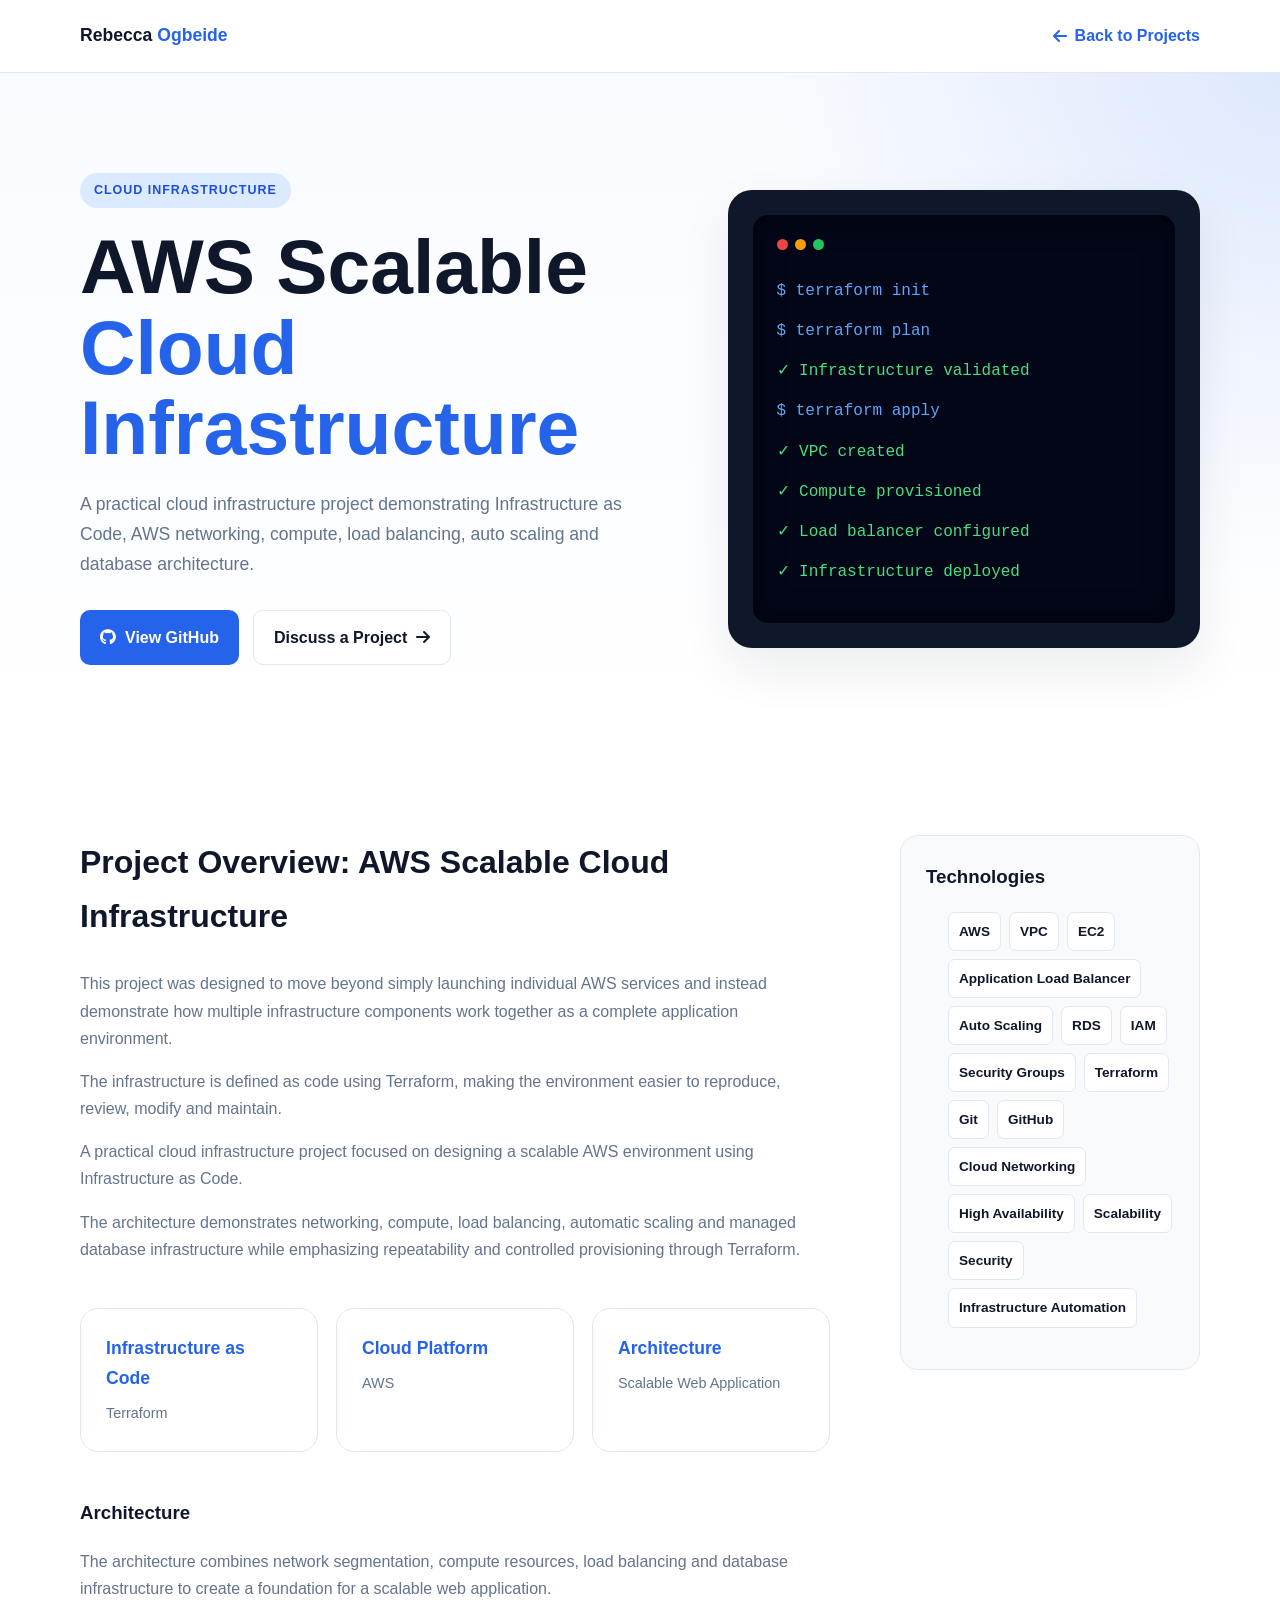
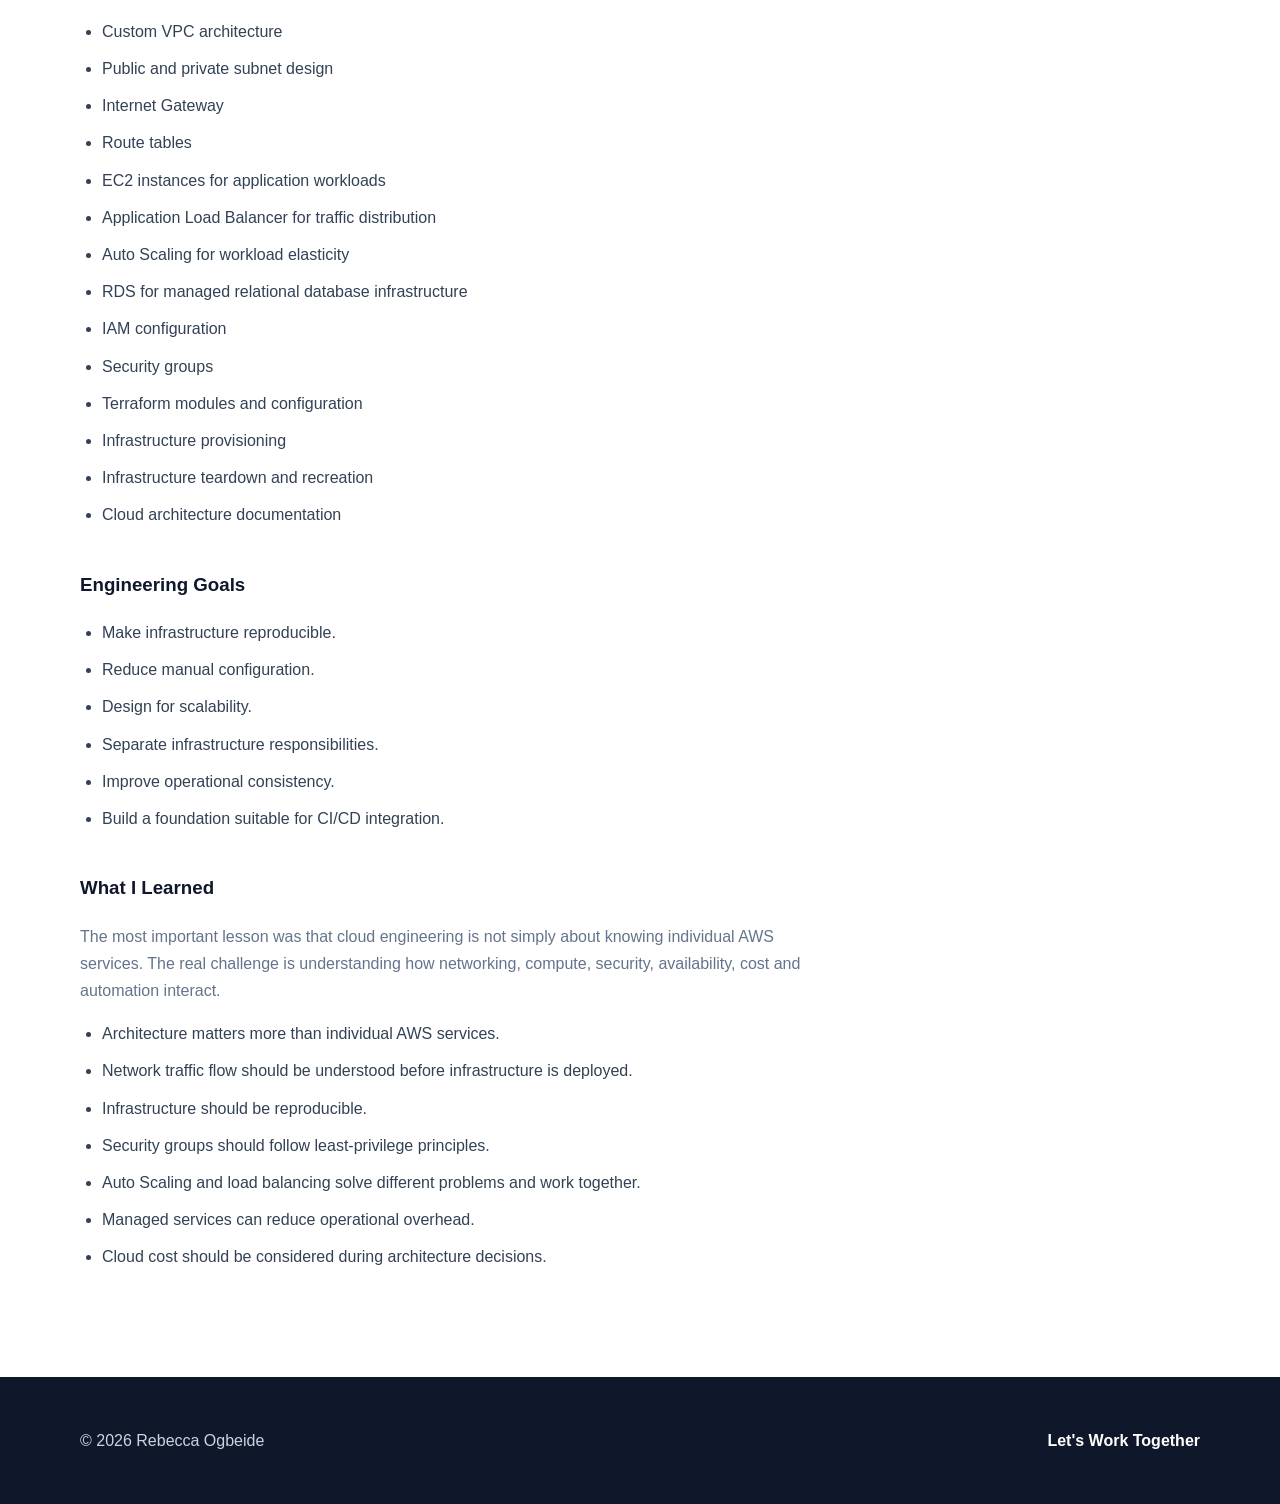
<file: projects/aws-scalable-infrastructure/index.html>
<!DOCTYPE html>
<html lang="en">

<head>

    <meta charset="UTF-8">

    <meta
        name="viewport"
        content="width=device-width, initial-scale=1.0"
    >

    <title>
        AWS Scalable Cloud Infrastructure | Rebecca Ogbeide
    </title>

    <meta
        name="description"
        content="Case study of an AWS scalable cloud infrastructure project using Terraform, VPC, EC2, ALB, Auto Scaling and RDS."
    >

    <link
        rel="stylesheet"
        href="../project.css"
    >

    <link
        rel="stylesheet"
        href="https://cdnjs.cloudflare.com/ajax/libs/font-awesome/6.7.2/css/all.min.css"
    >

       <!-- Favicon -->
<link rel="icon" type="image/png" sizes="32x32" href="../../images/favicon.png">
<link rel="icon" type="image/png" sizes="16x16" href="../../images/favicon.png">
<link rel="apple-touch-icon" sizes="180x180" href="../../images/favicon.png">



</head>


<body>


<!-- ==========================================
     HEADER
========================================== -->

<header class="project-header">

    <div class="project-container project-nav">

        <a
            href="../../index.html"
            class="project-logo"
        >
            Rebecca <span>Ogbeide</span>
        </a>


        <a
            href="../../index.html#projects"
            class="project-back"
        >

            <i class="fas fa-arrow-left"></i>

            Back to Projects

        </a>

    </div>

</header>



<!-- ==========================================
     MAIN CONTENT
========================================== -->

<main>


<!-- ==========================================
     PROJECT HERO
========================================== -->

<section class="project-hero">

    <div class="project-container project-hero-grid">


        <!-- Hero Content -->

        <div>

            <span class="project-category">
                CLOUD INFRASTRUCTURE
            </span>


            <h1>

                AWS Scalable
                <span>Cloud Infrastructure</span>

            </h1>


            <p class="project-hero-description">

                A practical cloud infrastructure project demonstrating
                Infrastructure as Code, AWS networking, compute,
                load balancing, auto scaling and database architecture.

            </p>


            <!-- Project Actions -->

            <div class="project-actions">

                <a
                    href="https://github.com/jaybecca/Scalable-Web-App"
                    target="_blank"
                    rel="noopener noreferrer"
                    class="project-button project-button-primary"
                >

                    <i class="fab fa-github"></i>

                    View GitHub

                </a>


                <a
                    href="../../index.html#contact"
                    class="project-button project-button-secondary"
                >

                    Discuss a Project

                    <i class="fas fa-arrow-right"></i>

                </a>

            </div>

        </div>



        <!-- Hero Visual -->

        <div class="project-visual">

            <div class="terminal">

                <div class="terminal-top">

                    <span></span>
                    <span></span>
                    <span></span>

                </div>


                <div class="terminal-line">

                    <span class="terminal-command">
                        $ terraform init
                    </span>

                </div>


                <div class="terminal-line">

                    <span class="terminal-command">
                        $ terraform plan
                    </span>

                </div>


                <div class="terminal-line terminal-success">

                    ✓ Infrastructure validated

                </div>


                <div class="terminal-line">

                    <span class="terminal-command">
                        $ terraform apply
                    </span>

                </div>


                <div class="terminal-line terminal-success">

                    ✓ VPC created

                </div>


                <div class="terminal-line terminal-success">

                    ✓ Compute provisioned

                </div>


                <div class="terminal-line terminal-success">

                    ✓ Load balancer configured

                </div>


                <div class="terminal-line terminal-success">

                    ✓ Infrastructure deployed

                </div>

            </div>

        </div>

    </div>

</section>



<!-- ==========================================
     PROJECT CONTENT
========================================== -->

<section class="project-content">

    <div class="project-container project-content-grid">


        <!-- ==========================================
             MAIN ARTICLE
        =========================================== -->

        <article>


            <!-- PROJECT OVERVIEW -->

            <h2>
                Project Overview: AWS Scalable Cloud Infrastructure
            </h2>


            <p>

                This project was designed to move beyond simply
                launching individual AWS services and instead
                demonstrate how multiple infrastructure components
                work together as a complete application environment.

            </p>


            <p>

                The infrastructure is defined as code using Terraform,
                making the environment easier to reproduce, review,
                modify and maintain.

            </p>


            <p>

                A practical cloud infrastructure project focused on
                designing a scalable AWS environment using
                Infrastructure as Code.

            </p>


            <p>

                The architecture demonstrates networking, compute,
                load balancing, automatic scaling and managed database
                infrastructure while emphasizing repeatability and
                controlled provisioning through Terraform.

            </p>



            <!-- ==========================================
                 PROJECT METRICS
            =========================================== -->

            <div class="project-metrics">


                <div class="metric">

                    <strong>
                        Infrastructure as Code
                    </strong>

                    <span>
                        Terraform
                    </span>

                </div>


                <div class="metric">

                    <strong>
                        Cloud Platform
                    </strong>

                    <span>
                        AWS
                    </span>

                </div>


                <div class="metric">

                    <strong>
                        Architecture
                    </strong>

                    <span>
                        Scalable Web Application
                    </span>

                </div>


            </div>



            <!-- ==========================================
                 ARCHITECTURE
            =========================================== -->

            <h3>
                Architecture
            </h3>


            <p>

                The architecture combines network segmentation,
                compute resources, load balancing and database
                infrastructure to create a foundation for a
                scalable web application.

            </p>


            <ul>

                <li>
                    Custom VPC architecture
                </li>

                <li>
                    Public and private subnet design
                </li>

                <li>
                    Internet Gateway
                </li>

                <li>
                    Route tables
                </li>

                <li>
                    EC2 instances for application workloads
                </li>

                <li>
                    Application Load Balancer for traffic distribution
                </li>

                <li>
                    Auto Scaling for workload elasticity
                </li>

                <li>
                    RDS for managed relational database infrastructure
                </li>

                <li>
                    IAM configuration
                </li>

                <li>
                    Security groups
                </li>

                <li>
                    Terraform modules and configuration
                </li>

                <li>
                    Infrastructure provisioning
                </li>

                <li>
                    Infrastructure teardown and recreation
                </li>

                <li>
                    Cloud architecture documentation
                </li>

            </ul>



            <!-- ==========================================
                 ENGINEERING GOALS
            =========================================== -->

            <h3>
                Engineering Goals
            </h3>


            <ul>

                <li>
                    Make infrastructure reproducible.
                </li>

                <li>
                    Reduce manual configuration.
                </li>

                <li>
                    Design for scalability.
                </li>

                <li>
                    Separate infrastructure responsibilities.
                </li>

                <li>
                    Improve operational consistency.
                </li>

                <li>
                    Build a foundation suitable for CI/CD integration.
                </li>

            </ul>



            <!-- ==========================================
                 WHAT I LEARNED
            =========================================== -->

            <h3>
                What I Learned
            </h3>


            <p>

                The most important lesson was that cloud engineering
                is not simply about knowing individual AWS services.
                The real challenge is understanding how networking,
                compute, security, availability, cost and automation
                interact.

            </p>


            <ul>

                <li>
                    Architecture matters more than individual AWS services.
                </li>

                <li>
                    Network traffic flow should be understood before
                    infrastructure is deployed.
                </li>

                <li>
                    Infrastructure should be reproducible.
                </li>

                <li>
                    Security groups should follow least-privilege principles.
                </li>

                <li>
                    Auto Scaling and load balancing solve different
                    problems and work together.
                </li>

                <li>
                    Managed services can reduce operational overhead.
                </li>

                <li>
                    Cloud cost should be considered during architecture decisions.
                </li>

            </ul>

        </article>



        <!-- ==========================================
             SIDEBAR
        =========================================== -->

        <aside class="project-sidebar">


            <div class="project-sidebar-card">

                <h3>
                    Technologies
                </h3>


                <ul class="tech-list">


                    <!-- AWS -->

                    <li>
                        AWS
                    </li>

                    <li>
                        VPC
                    </li>

                    <li>
                        EC2
                    </li>

                    <li>
                        Application Load Balancer
                    </li>

                    <li>
                        Auto Scaling
                    </li>

                    <li>
                        RDS
                    </li>

                    <li>
                        IAM
                    </li>

                    <li>
                        Security Groups
                    </li>


                    <!-- Infrastructure as Code -->

                    <li>
                        Terraform
                    </li>


                    <!-- Version Control -->

                    <li>
                        Git
                    </li>

                    <li>
                        GitHub
                    </li>


                    <!-- Engineering -->

                    <li>
                        Cloud Networking
                    </li>

                    <li>
                        High Availability
                    </li>

                    <li>
                        Scalability
                    </li>

                    <li>
                        Security
                    </li>

                    <li>
                        Infrastructure Automation
                    </li>


                </ul>

            </div>

        </aside>

    </div>

</section>

</main>



<!-- ==========================================
     FOOTER
========================================== -->

<footer class="project-footer">

    <div class="project-container project-footer-inner">

        <span>

            ©
            <span data-project-year></span>

            Rebecca Ogbeide

        </span>


        <a href="../../index.html#contact">

            Let's Work Together

        </a>

    </div>

</footer>



<!-- ==========================================
     JAVASCRIPT
========================================== -->

<script src="../project.js"></script>


</body>

</html>
</file>
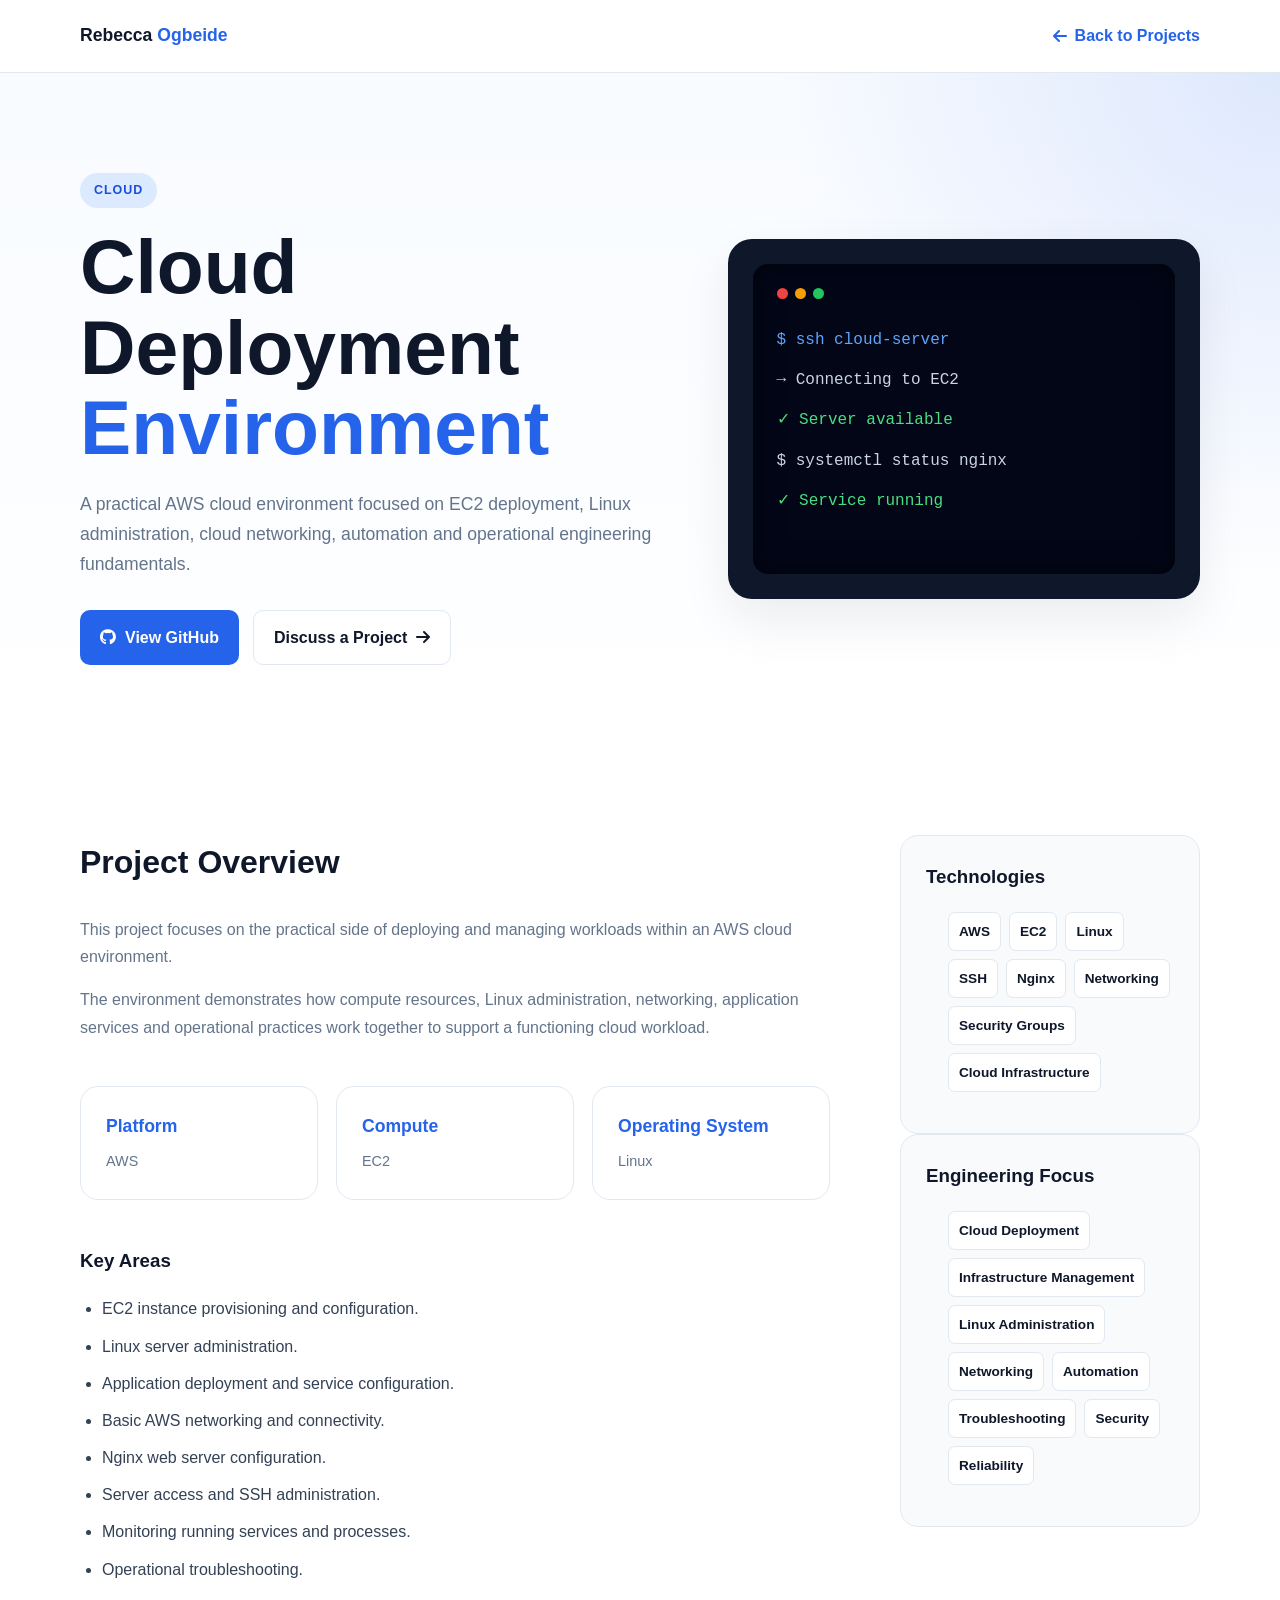
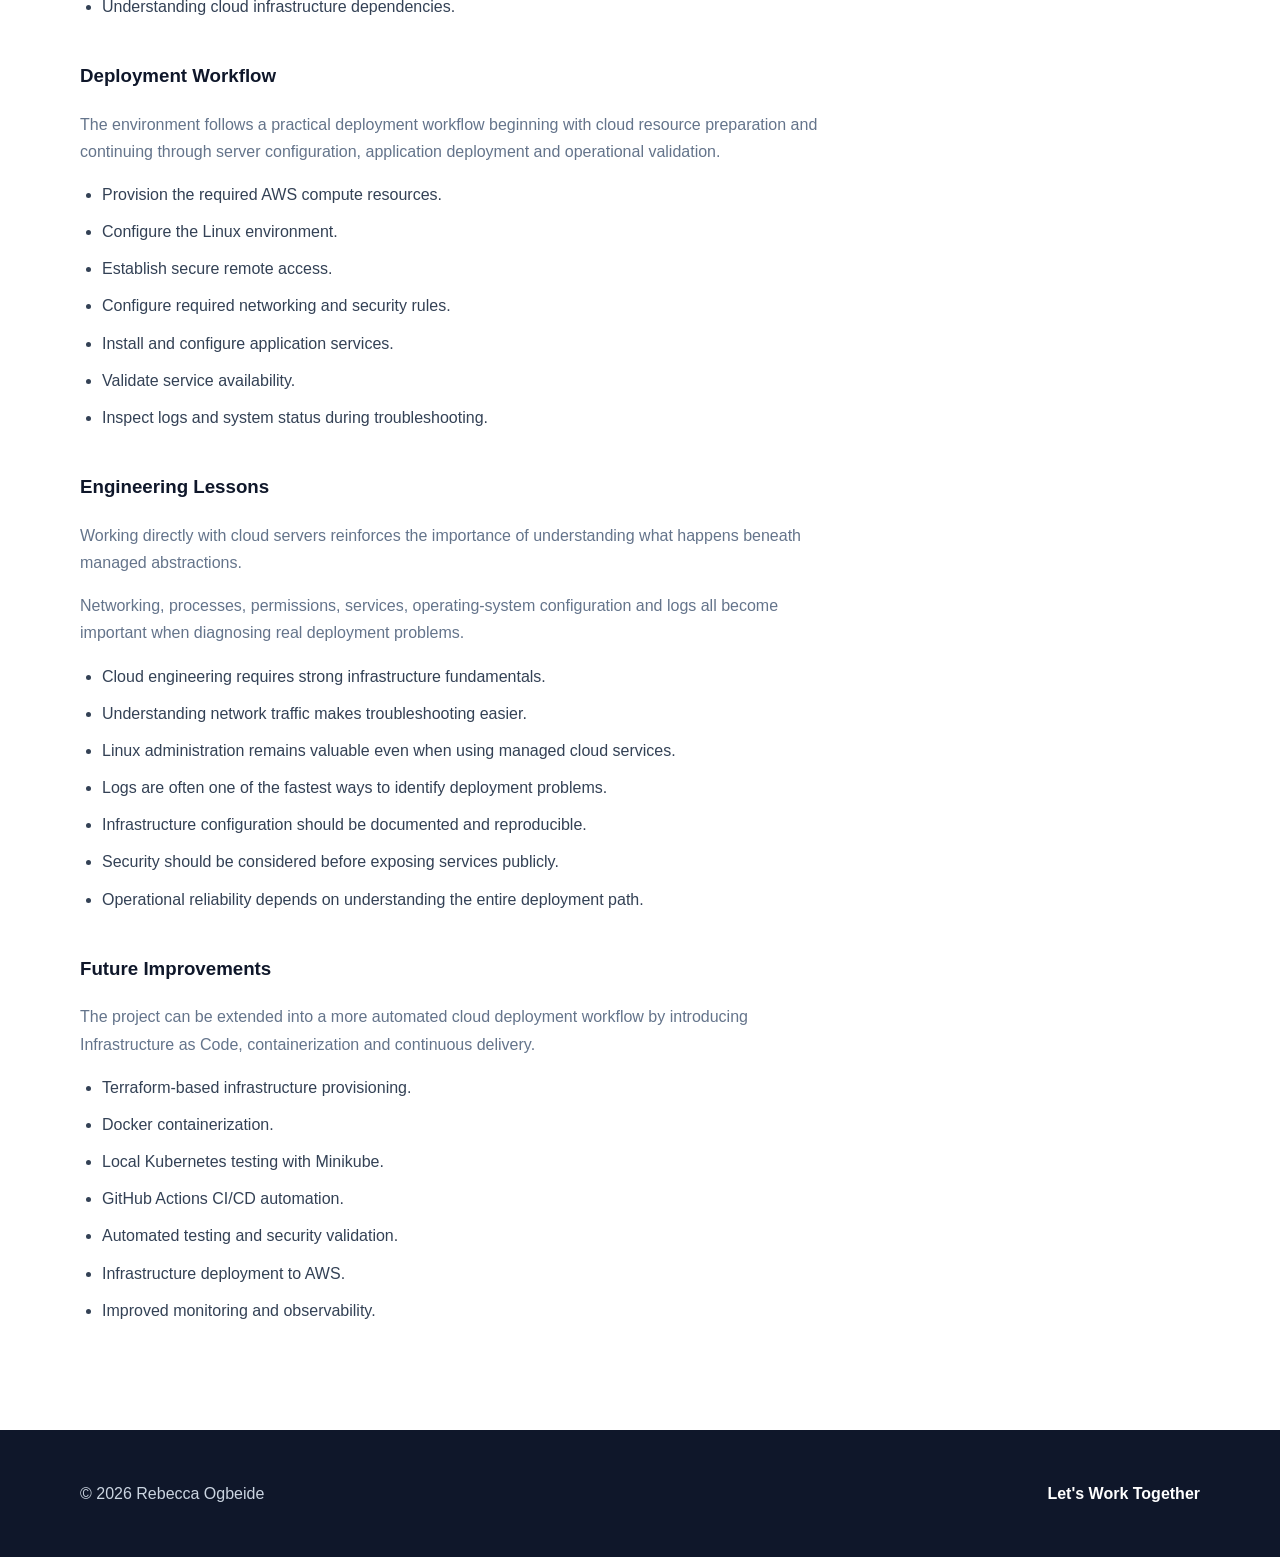
<file: projects/cloud-deployment/index.html>
<!DOCTYPE html>
<html lang="en">

<head>

    <meta charset="UTF-8">

    <meta
        name="viewport"
        content="width=device-width, initial-scale=1.0">

    <title>
        Cloud Deployment Environment | Rebecca Ogbeide
    </title>

    <meta
        name="description"
        content="AWS cloud deployment environment demonstrating EC2, Linux, cloud infrastructure, networking, automation and operational engineering.">

    <meta
        name="author"
        content="Rebecca Ogbeide">

    <link
        rel="stylesheet"
        href="../project.css">

    <link
        rel="stylesheet"
        href="https://cdnjs.cloudflare.com/ajax/libs/font-awesome/6.7.2/css/all.min.css">


           <!-- Favicon -->
<link rel="icon" type="image/png" sizes="32x32" href="../../images/favicon.png">
<link rel="icon" type="image/png" sizes="16x16" href="../../images/favicon.png">
<link rel="apple-touch-icon" sizes="180x180" href="../../images/favicon.png">

</head>


<body>


<!-- ==========================================
     HEADER
========================================== -->

<header class="project-header">

    <div class="project-container project-nav">

        <a
            href="../../index.html"
            class="project-logo">

            Rebecca <span>Ogbeide</span>

        </a>


        <a
            href="../../index.html#projects"
            class="project-back">

            <i class="fas fa-arrow-left"></i>

            Back to Projects

        </a>

    </div>

</header>


<!-- ==========================================
     MAIN
========================================== -->

<main>


    <!-- ==========================================
         PROJECT HERO
    =========================================== -->

    <section class="project-hero">

        <div class="project-container project-hero-grid">


            <!-- Hero Content -->

            <div>

                <span class="project-category">
                    CLOUD
                </span>


                <h1>

                    Cloud Deployment
                    <span>Environment</span>

                </h1>


                <p class="project-hero-description">

                    A practical AWS cloud environment focused on
                    EC2 deployment, Linux administration, cloud
                    networking, automation and operational
                    engineering fundamentals.

                </p>


                <div class="project-actions">

                    <a
                        href="https://github.com/jaybecca/AWS-scalable-system"
                        target="_blank"
                        rel="noopener noreferrer"
                        class="project-button project-button-primary">

                        <i class="fab fa-github"></i>

                        View GitHub

                    </a>


                    <a
                        href="../../index.html#contact"
                        class="project-button project-button-secondary">

                        Discuss a Project

                        <i class="fas fa-arrow-right"></i>

                    </a>

                </div>

            </div>


            <!-- Hero Visual -->

            <div class="project-visual">

                <div class="terminal">


                    <div class="terminal-top">

                        <span></span>
                        <span></span>
                        <span></span>

                    </div>


                    <div class="terminal-line">

                        <span class="terminal-command">

                            $ ssh cloud-server

                        </span>

                    </div>


                    <div class="terminal-line">

                        → Connecting to EC2

                    </div>


                    <div class="terminal-line terminal-success">

                        ✓ Server available

                    </div>


                    <div class="terminal-line">

                        $ systemctl status nginx

                    </div>


                    <div class="terminal-line terminal-success">

                        ✓ Service running

                    </div>

                </div>

            </div>

        </div>

    </section>



    <!-- ==========================================
         PROJECT CONTENT
    =========================================== -->

    <section class="project-content">

        <div class="project-container project-content-grid">


            <!-- Main Content -->

            <article>


                <!-- Project Overview -->

                <h2>
                    Project Overview
                </h2>


                <p>

                    This project focuses on the practical side of
                    deploying and managing workloads within an AWS
                    cloud environment.

                </p>


                <p>

                    The environment demonstrates how compute
                    resources, Linux administration, networking,
                    application services and operational practices
                    work together to support a functioning cloud
                    workload.

                </p>


                <!-- Project Metrics -->

                <div class="project-metrics">


                    <div class="metric">

                        <strong>
                            Platform
                        </strong>

                        <span>
                            AWS
                        </span>

                    </div>


                    <div class="metric">

                        <strong>
                            Compute
                        </strong>

                        <span>
                            EC2
                        </span>

                    </div>


                    <div class="metric">

                        <strong>
                            Operating System
                        </strong>

                        <span>
                            Linux
                        </span>

                    </div>

                </div>



                <!-- Key Areas -->

                <h3>
                    Key Areas
                </h3>


                <ul>

                    <li>
                        EC2 instance provisioning and configuration.
                    </li>

                    <li>
                        Linux server administration.
                    </li>

                    <li>
                        Application deployment and service configuration.
                    </li>

                    <li>
                        Basic AWS networking and connectivity.
                    </li>

                    <li>
                        Nginx web server configuration.
                    </li>

                    <li>
                        Server access and SSH administration.
                    </li>

                    <li>
                        Monitoring running services and processes.
                    </li>

                    <li>
                        Operational troubleshooting.
                    </li>

                    <li>
                        Understanding cloud infrastructure dependencies.
                    </li>

                </ul>



                <!-- Deployment Workflow -->

                <h3>
                    Deployment Workflow
                </h3>


                <p>

                    The environment follows a practical deployment
                    workflow beginning with cloud resource preparation
                    and continuing through server configuration,
                    application deployment and operational validation.

                </p>


                <ul>

                    <li>
                        Provision the required AWS compute resources.
                    </li>

                    <li>
                        Configure the Linux environment.
                    </li>

                    <li>
                        Establish secure remote access.
                    </li>

                    <li>
                        Configure required networking and security rules.
                    </li>

                    <li>
                        Install and configure application services.
                    </li>

                    <li>
                        Validate service availability.
                    </li>

                    <li>
                        Inspect logs and system status during troubleshooting.
                    </li>

                </ul>



                <!-- Engineering Lessons -->

                <h3>
                    Engineering Lessons
                </h3>


                <p>

                    Working directly with cloud servers reinforces
                    the importance of understanding what happens
                    beneath managed abstractions.

                </p>


                <p>

                    Networking, processes, permissions, services,
                    operating-system configuration and logs all
                    become important when diagnosing real deployment
                    problems.

                </p>


                <ul>

                    <li>
                        Cloud engineering requires strong infrastructure fundamentals.
                    </li>

                    <li>
                        Understanding network traffic makes troubleshooting easier.
                    </li>

                    <li>
                        Linux administration remains valuable even when using managed cloud services.
                    </li>

                    <li>
                        Logs are often one of the fastest ways to identify deployment problems.
                    </li>

                    <li>
                        Infrastructure configuration should be documented and reproducible.
                    </li>

                    <li>
                        Security should be considered before exposing services publicly.
                    </li>

                    <li>
                        Operational reliability depends on understanding the entire deployment path.
                    </li>

                </ul>



                <!-- Future Improvements -->

                <h3>
                    Future Improvements
                </h3>


                <p>

                    The project can be extended into a more automated
                    cloud deployment workflow by introducing
                    Infrastructure as Code, containerization and
                    continuous delivery.

                </p>


                <ul>

                    <li>
                        Terraform-based infrastructure provisioning.
                    </li>

                    <li>
                        Docker containerization.
                    </li>

                    <li>
                        Local Kubernetes testing with Minikube.
                    </li>

                    <li>
                        GitHub Actions CI/CD automation.
                    </li>

                    <li>
                        Automated testing and security validation.
                    </li>

                    <li>
                        Infrastructure deployment to AWS.
                    </li>

                    <li>
                        Improved monitoring and observability.
                    </li>

                </ul>

            </article>



            <!-- ==========================================
                 SIDEBAR
            =========================================== -->

            <aside class="project-sidebar">


                <div class="project-sidebar-card">

                    <h3>
                        Technologies
                    </h3>


                    <ul class="tech-list">

                        <li>AWS</li>

                        <li>EC2</li>

                        <li>Linux</li>

                        <li>SSH</li>

                        <li>Nginx</li>

                        <li>Networking</li>

                        <li>Security Groups</li>

                        <li>Cloud Infrastructure</li>

                    </ul>

                </div>



                <div class="project-sidebar-card">

                    <h3>
                        Engineering Focus
                    </h3>


                    <ul class="tech-list">

                        <li>
                            Cloud Deployment
                        </li>

                        <li>
                            Infrastructure Management
                        </li>

                        <li>
                            Linux Administration
                        </li>

                        <li>
                            Networking
                        </li>

                        <li>
                            Automation
                        </li>

                        <li>
                            Troubleshooting
                        </li>

                        <li>
                            Security
                        </li>

                        <li>
                            Reliability
                        </li>

                    </ul>

                </div>

            </aside>

        </div>

    </section>

</main>



<!-- ==========================================
     FOOTER
========================================== -->

<footer class="project-footer">

    <div class="project-container project-footer-inner">

        <span>

            ©
            <span data-project-year></span>

            Rebecca Ogbeide

        </span>


        <a href="../../index.html#contact">

            Let's Work Together

        </a>

    </div>

</footer>



<!-- ==========================================
     JAVASCRIPT
========================================== -->

<script src="../project.js"></script>


</body>

</html>
</file>
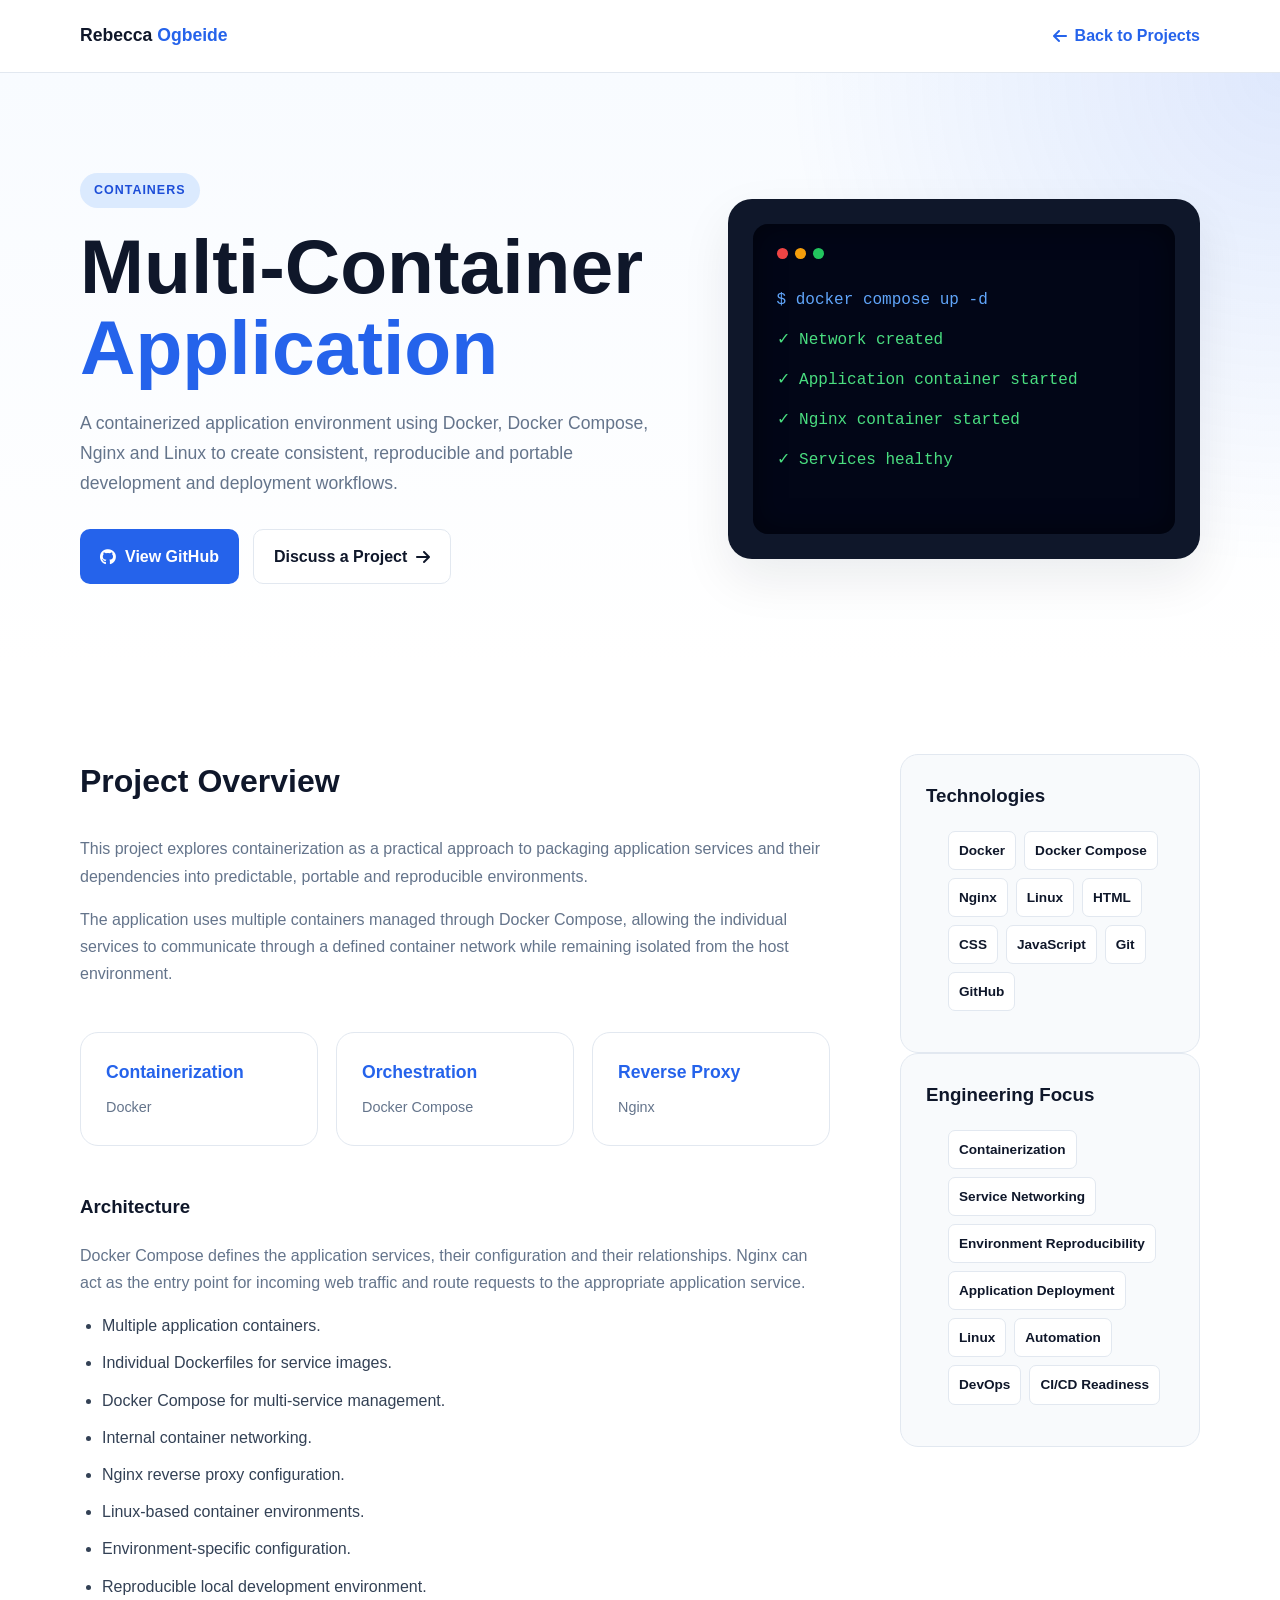
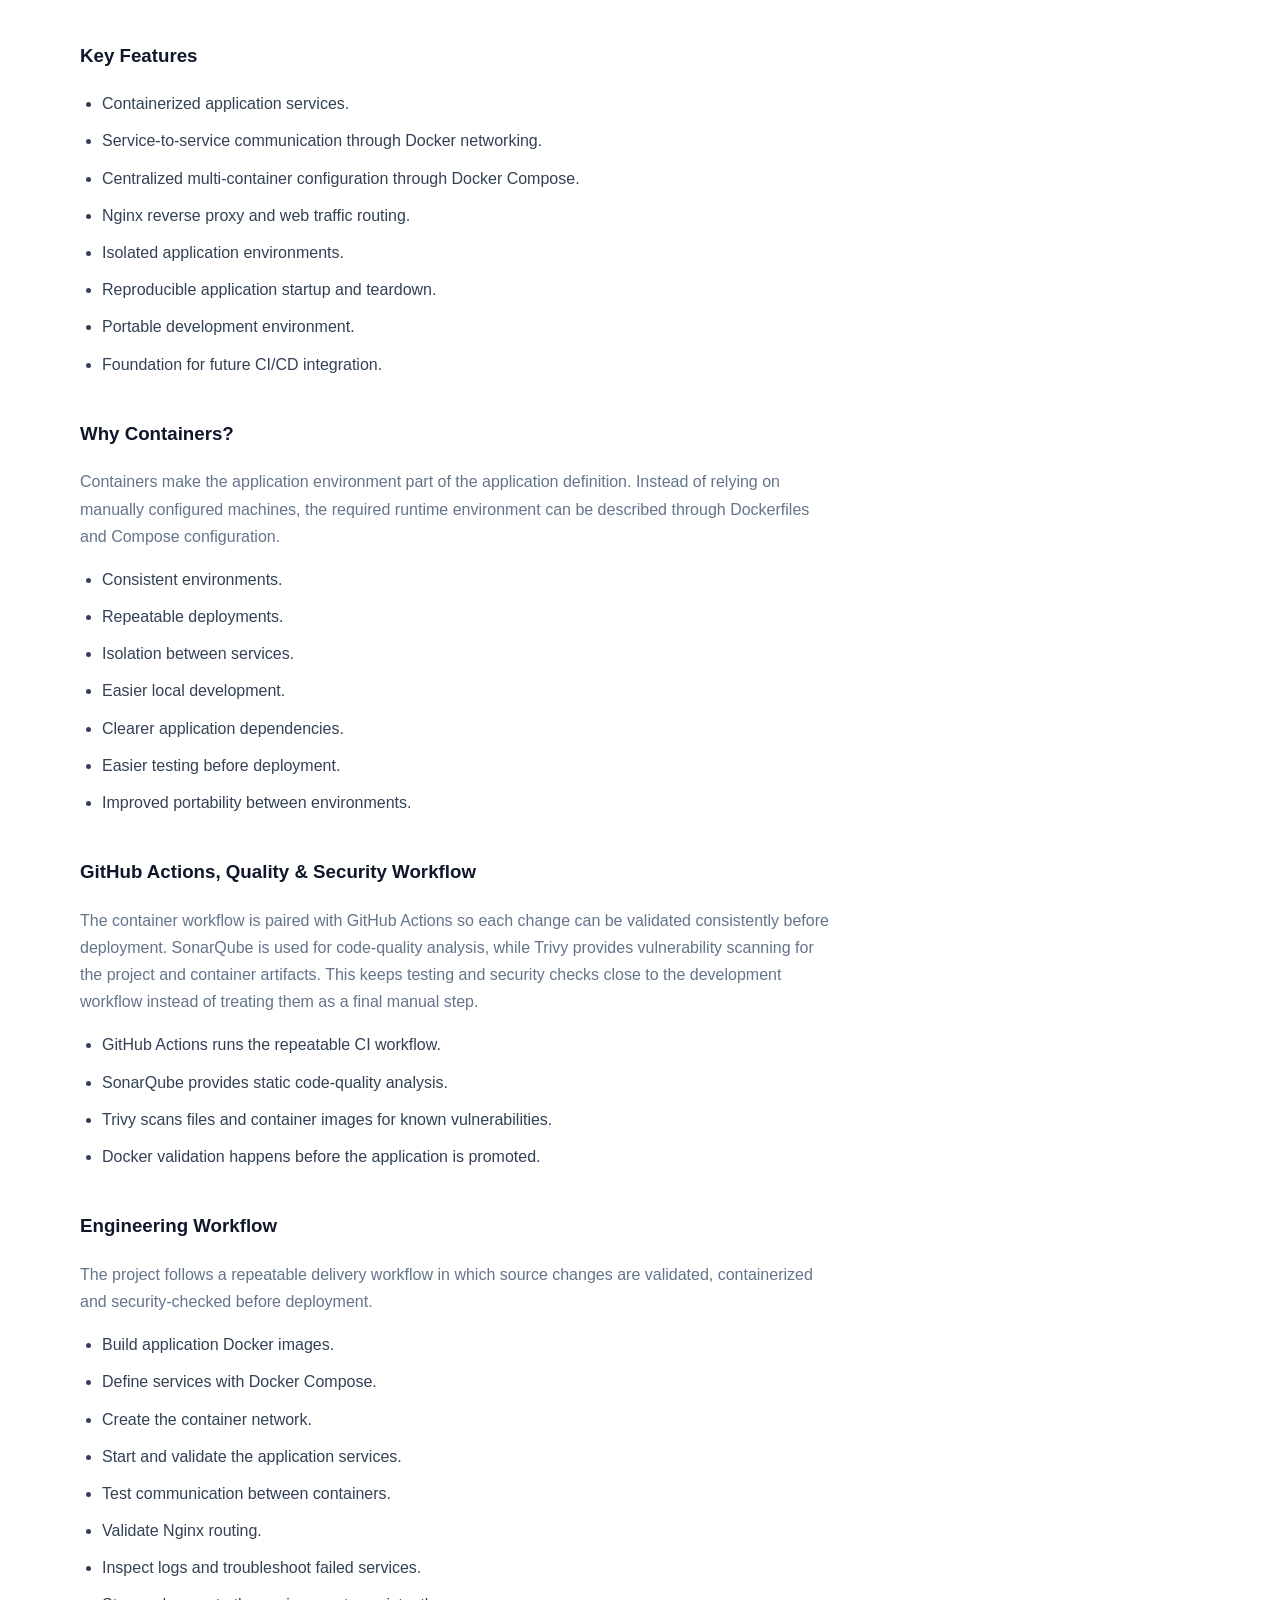
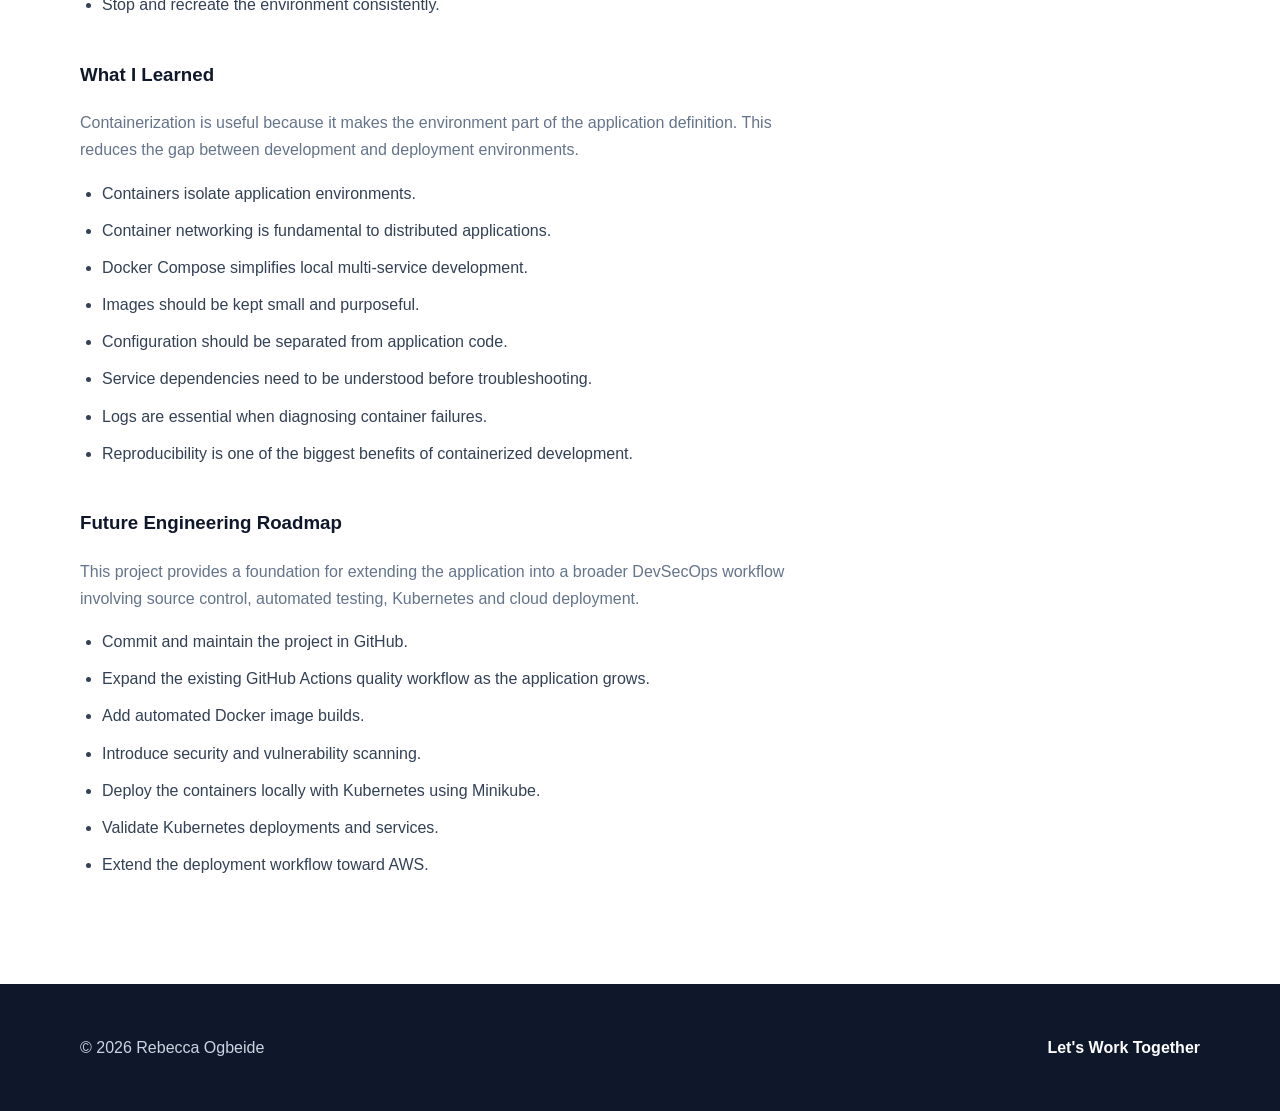
<file: projects/docker-multi-container/index.html>
<!DOCTYPE html>
<html lang="en">

<head>

    <meta charset="UTF-8">

    <meta
        name="viewport"
        content="width=device-width, initial-scale=1.0">

    <title>
        Multi-Container Docker Application | Rebecca Ogbeide
    </title>

    <meta
        name="description"
        content="Docker multi-container application case study using Docker, Docker Compose, Nginx and Linux.">

    <meta
        name="author"
        content="Rebecca Ogbeide">

    <link
        rel="stylesheet"
        href="../project.css">

    <link
        rel="stylesheet"
        href="https://cdnjs.cloudflare.com/ajax/libs/font-awesome/6.7.2/css/all.min.css">


           <!-- Favicon -->
<link rel="icon" type="image/png" sizes="32x32" href="../../images/favicon.png">
<link rel="icon" type="image/png" sizes="16x16" href="../../images/favicon.png">
<link rel="apple-touch-icon" sizes="180x180" href="../../images/favicon.png">

</head>


<body>


<!-- ==========================================
     HEADER
========================================== -->

<header class="project-header">

    <div class="project-container project-nav">

        <a
            href="../../index.html"
            class="project-logo">

            Rebecca <span>Ogbeide</span>

        </a>


        <a
            href="../../index.html#projects"
            class="project-back">

            <i class="fas fa-arrow-left"></i>

            Back to Projects

        </a>

    </div>

</header>



<!-- ==========================================
     MAIN CONTENT
========================================== -->

<main>


    <!-- ==========================================
         PROJECT HERO
    =========================================== -->

    <section class="project-hero">

        <div class="project-container project-hero-grid">


            <!-- Hero Content -->

            <div>

                <span class="project-category">
                    CONTAINERS
                </span>


                <h1>

                    Multi-Container
                    <span>Application</span>

                </h1>


                <p class="project-hero-description">

                    A containerized application environment using
                    Docker, Docker Compose, Nginx and Linux to create
                    consistent, reproducible and portable development
                    and deployment workflows.

                </p>


                <div class="project-actions">

                    <a
                        href="https://github.com/jaybecca/devops-project"
                        target="_blank"
                        rel="noopener noreferrer"
                        class="project-button project-button-primary">

                        <i class="fab fa-github"></i>

                        View GitHub

                    </a>


                    <a
                        href="../../index.html#contact"
                        class="project-button project-button-secondary">

                        Discuss a Project

                        <i class="fas fa-arrow-right"></i>

                    </a>

                </div>

            </div>


            <!-- Hero Visual -->

            <div class="project-visual">

                <div class="terminal">


                    <div class="terminal-top">

                        <span></span>
                        <span></span>
                        <span></span>

                    </div>


                    <div class="terminal-line">

                        <span class="terminal-command">

                            $ docker compose up -d

                        </span>

                    </div>


                    <div class="terminal-line terminal-success">

                        ✓ Network created

                    </div>


                    <div class="terminal-line terminal-success">

                        ✓ Application container started

                    </div>


                    <div class="terminal-line terminal-success">

                        ✓ Nginx container started

                    </div>


                    <div class="terminal-line terminal-success">

                        ✓ Services healthy

                    </div>

                </div>

            </div>

        </div>

    </section>



    <!-- ==========================================
         PROJECT CONTENT
    =========================================== -->

    <section class="project-content">

        <div class="project-container project-content-grid">


            <!-- Main Article -->

            <article>


                <!-- Project Overview -->

                <h2>
                    Project Overview
                </h2>


                <p>

                    This project explores containerization as a
                    practical approach to packaging application
                    services and their dependencies into predictable,
                    portable and reproducible environments.

                </p>


                <p>

                    The application uses multiple containers managed
                    through Docker Compose, allowing the individual
                    services to communicate through a defined
                    container network while remaining isolated from
                    the host environment.

                </p>


                <!-- Project Metrics -->

                <div class="project-metrics">


                    <div class="metric">

                        <strong>
                            Containerization
                        </strong>

                        <span>
                            Docker
                        </span>

                    </div>


                    <div class="metric">

                        <strong>
                            Orchestration
                        </strong>

                        <span>
                            Docker Compose
                        </span>

                    </div>


                    <div class="metric">

                        <strong>
                            Reverse Proxy
                        </strong>

                        <span>
                            Nginx
                        </span>

                    </div>

                </div>



                <!-- Architecture -->

                <h3>
                    Architecture
                </h3>


                <p>

                    Docker Compose defines the application services,
                    their configuration and their relationships.
                    Nginx can act as the entry point for incoming
                    web traffic and route requests to the appropriate
                    application service.

                </p>


                <ul>

                    <li>
                        Multiple application containers.
                    </li>

                    <li>
                        Individual Dockerfiles for service images.
                    </li>

                    <li>
                        Docker Compose for multi-service management.
                    </li>

                    <li>
                        Internal container networking.
                    </li>

                    <li>
                        Nginx reverse proxy configuration.
                    </li>

                    <li>
                        Linux-based container environments.
                    </li>

                    <li>
                        Environment-specific configuration.
                    </li>

                    <li>
                        Reproducible local development environment.
                    </li>

                </ul>



                <!-- Key Features -->

                <h3>
                    Key Features
                </h3>


                <ul>

                    <li>
                        Containerized application services.
                    </li>

                    <li>
                        Service-to-service communication through
                        Docker networking.
                    </li>

                    <li>
                        Centralized multi-container configuration
                        through Docker Compose.
                    </li>

                    <li>
                        Nginx reverse proxy and web traffic routing.
                    </li>

                    <li>
                        Isolated application environments.
                    </li>

                    <li>
                        Reproducible application startup and teardown.
                    </li>

                    <li>
                        Portable development environment.
                    </li>

                    <li>
                        Foundation for future CI/CD integration.
                    </li>

                </ul>



                <!-- Why Containers -->

                <h3>
                    Why Containers?
                </h3>


                <p>

                    Containers make the application environment part
                    of the application definition. Instead of relying
                    on manually configured machines, the required
                    runtime environment can be described through
                    Dockerfiles and Compose configuration.

                </p>


                <ul>

                    <li>
                        Consistent environments.
                    </li>

                    <li>
                        Repeatable deployments.
                    </li>

                    <li>
                        Isolation between services.
                    </li>

                    <li>
                        Easier local development.
                    </li>

                    <li>
                        Clearer application dependencies.
                    </li>

                    <li>
                        Easier testing before deployment.
                    </li>

                    <li>
                        Improved portability between environments.
                    </li>

                </ul>



                <!-- Engineering Workflow -->

                <h3>
                    GitHub Actions, Quality & Security Workflow
                </h3>

                <p>
                    The container workflow is paired with GitHub Actions so each change can be
                    validated consistently before deployment. SonarQube is used for code-quality
                    analysis, while Trivy provides vulnerability scanning for the project and
                    container artifacts. This keeps testing and security checks close to the
                    development workflow instead of treating them as a final manual step.
                </p>

                <ul>
                    <li>GitHub Actions runs the repeatable CI workflow.</li>
                    <li>SonarQube provides static code-quality analysis.</li>
                    <li>Trivy scans files and container images for known vulnerabilities.</li>
                    <li>Docker validation happens before the application is promoted.</li>
                </ul>


                <!-- Engineering Workflow -->

                <h3>
                    Engineering Workflow
                </h3>


                <p>

                    The project follows a repeatable delivery workflow in which source changes are
                    validated, containerized and security-checked before deployment.

                </p>


                <ul>

                    <li>
                        Build application Docker images.
                    </li>

                    <li>
                        Define services with Docker Compose.
                    </li>

                    <li>
                        Create the container network.
                    </li>

                    <li>
                        Start and validate the application services.
                    </li>

                    <li>
                        Test communication between containers.
                    </li>

                    <li>
                        Validate Nginx routing.
                    </li>

                    <li>
                        Inspect logs and troubleshoot failed services.
                    </li>

                    <li>
                        Stop and recreate the environment consistently.
                    </li>

                </ul>



                <!-- What I Learned -->

                <h3>
                    What I Learned
                </h3>


                <p>

                    Containerization is useful because it makes the
                    environment part of the application definition.
                    This reduces the gap between development and
                    deployment environments.

                </p>


                <ul>

                    <li>
                        Containers isolate application environments.
                    </li>

                    <li>
                        Container networking is fundamental to
                        distributed applications.
                    </li>

                    <li>
                        Docker Compose simplifies local multi-service
                        development.
                    </li>

                    <li>
                        Images should be kept small and purposeful.
                    </li>

                    <li>
                        Configuration should be separated from
                        application code.
                    </li>

                    <li>
                        Service dependencies need to be understood
                        before troubleshooting.
                    </li>

                    <li>
                        Logs are essential when diagnosing container
                        failures.
                    </li>

                    <li>
                        Reproducibility is one of the biggest benefits
                        of containerized development.
                    </li>

                </ul>



                <!-- Future Engineering Roadmap -->

                <h3>
                    Future Engineering Roadmap
                </h3>


                <p>

                    This project provides a foundation for extending
                    the application into a broader DevSecOps workflow
                    involving source control, automated testing,
                    Kubernetes and cloud deployment.

                </p>


                <ul>

                    <li>
                        Commit and maintain the project in GitHub.
                    </li>

                    <li>
                        Expand the existing GitHub Actions quality workflow as the application grows.
                    </li>

                    <li>
                        Add automated Docker image builds.
                    </li>

                    <li>
                        Introduce security and vulnerability scanning.
                    </li>

                    <li>
                        Deploy the containers locally with Kubernetes
                        using Minikube.
                    </li>

                    <li>
                        Validate Kubernetes deployments and services.
                    </li>

                    <li>
                        Extend the deployment workflow toward AWS.
                    </li>

                </ul>

            </article>



            <!-- ==========================================
                 PROJECT SIDEBAR
            =========================================== -->

            <aside class="project-sidebar">


                <!-- Technologies -->

                <div class="project-sidebar-card">

                    <h3>
                        Technologies
                    </h3>


                    <ul class="tech-list">

                        <li>
                            Docker
                        </li>

                        <li>
                            Docker Compose
                        </li>

                        <li>
                            Nginx
                        </li>

                        <li>
                            Linux
                        </li>

                        <li>
                            HTML
                        </li>

                        <li>
                            CSS
                        </li>

                        <li>
                            JavaScript
                        </li>

                        <li>
                            Git
                        </li>

                        <li>
                            GitHub
                        </li>

                    </ul>

                </div>



                <!-- Engineering Focus -->

                <div class="project-sidebar-card">

                    <h3>
                        Engineering Focus
                    </h3>


                    <ul class="tech-list">

                        <li>
                            Containerization
                        </li>

                        <li>
                            Service Networking
                        </li>

                        <li>
                            Environment Reproducibility
                        </li>

                        <li>
                            Application Deployment
                        </li>

                        <li>
                            Linux
                        </li>

                        <li>
                            Automation
                        </li>

                        <li>
                            DevOps
                        </li>

                        <li>
                            CI/CD Readiness
                        </li>

                    </ul>

                </div>

            </aside>

        </div>

    </section>

</main>



<!-- ==========================================
     FOOTER
========================================== -->

<footer class="project-footer">

    <div class="project-container project-footer-inner">

        <span>

            ©
            <span data-project-year></span>

            Rebecca Ogbeide

        </span>


        <a href="../../index.html#contact">

            Let's Work Together

        </a>

    </div>

</footer>



<!-- ==========================================
     JAVASCRIPT
========================================== -->

<script src="../project.js"></script>


</body>

</html>
</file>
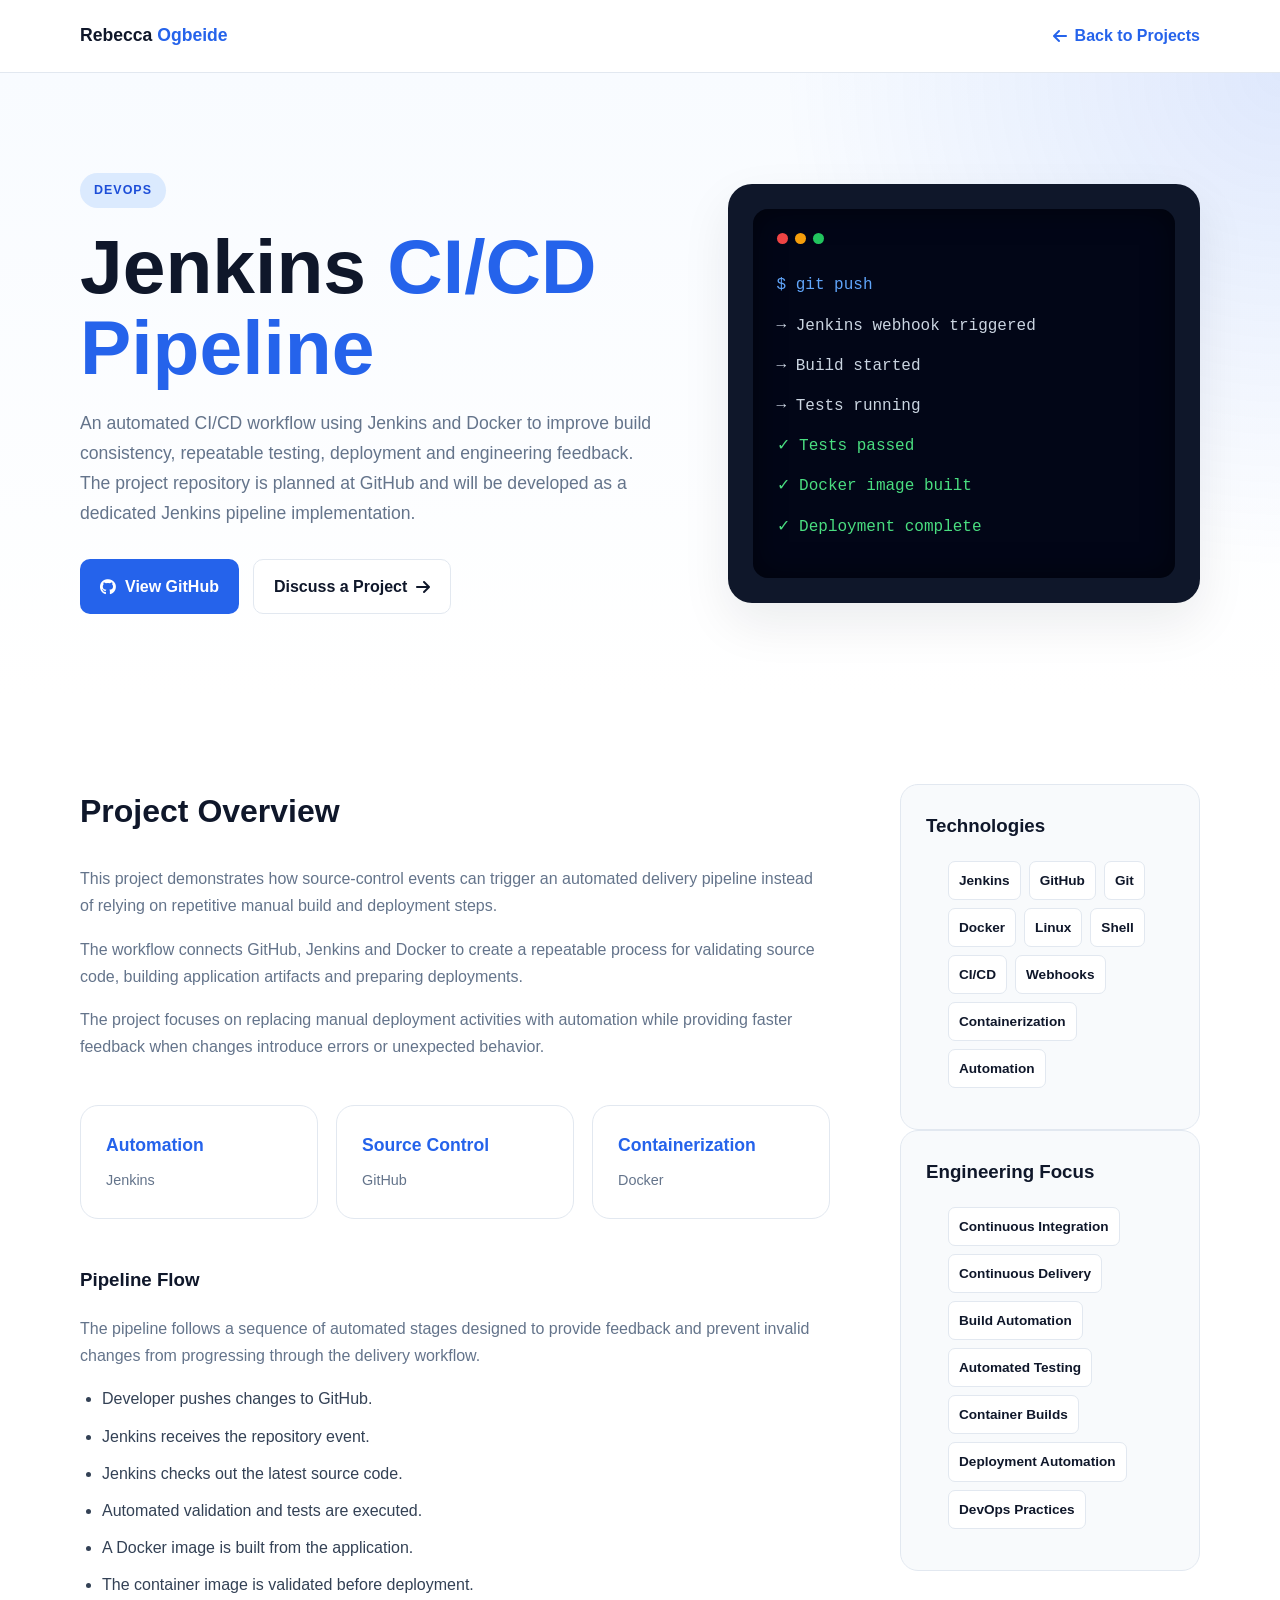
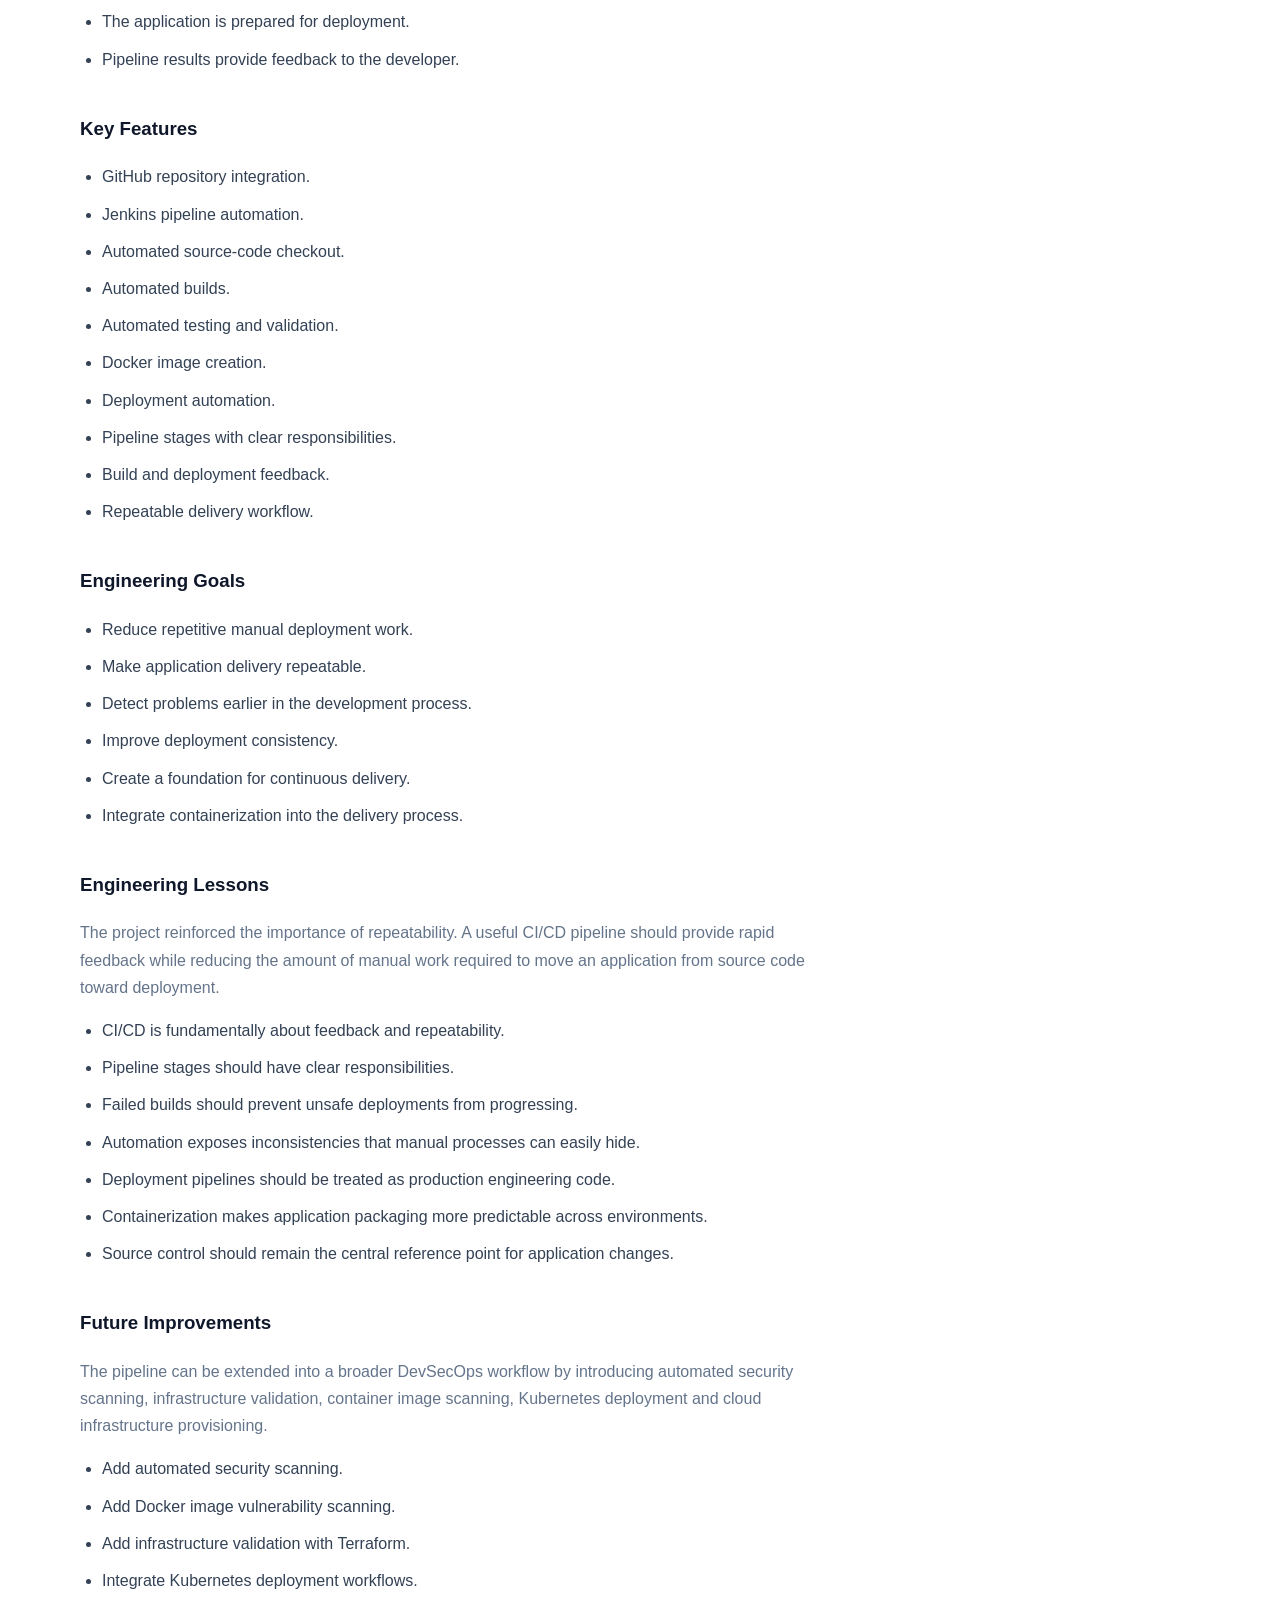
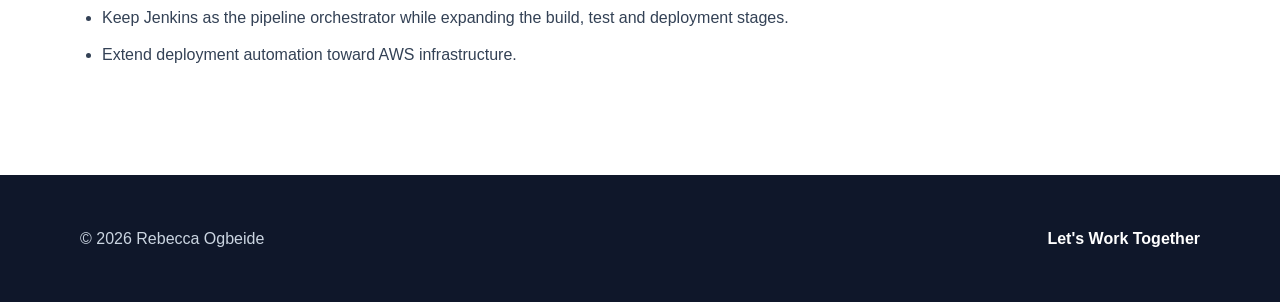
<file: projects/jenkins-cicd/index.html>
<!DOCTYPE html>
<html lang="en">

<head>

    <meta charset="UTF-8">

    <meta
        name="viewport"
        content="width=device-width, initial-scale=1.0">

    <title>
       Jenkins CI/CD Pipeline | Rebecca Ogbeide
    </title>

    <meta
        name="description"
        content="Jenkins CI/CD pipeline case study demonstrating automated builds, testing, Docker containerization, GitHub integration and deployment automation.">

    <link
        rel="stylesheet"
        href="../project.css">

    <link
        rel="stylesheet"
        href="https://cdnjs.cloudflare.com/ajax/libs/font-awesome/6.7.2/css/all.min.css">


           <!-- Favicon -->
<link rel="icon" type="image/png" sizes="32x32" href="../../images/favicon.png">
<link rel="icon" type="image/png" sizes="16x16" href="../../images/favicon.png">
<link rel="apple-touch-icon" sizes="180x180" href="../../images/favicon.png">

</head>


<body>


<!-- ==========================================
     HEADER
========================================== -->

<header class="project-header">

    <div class="project-container project-nav">

        <a
            href="../../index.html"
            class="project-logo">

            Rebecca <span>Ogbeide</span>

        </a>


        <a
            href="../../index.html#projects"
            class="project-back">

            <i class="fas fa-arrow-left"></i>

            Back to Projects

        </a>

    </div>

</header>


<!-- ==========================================
     MAIN
========================================== -->

<main>


<!-- ==========================================
     PROJECT HERO
========================================== -->

<section class="project-hero">

    <div class="project-container project-hero-grid">


        <!-- Hero Content -->

        <div>

            <span class="project-category">
                DEVOPS
            </span>


            <h1>

                Jenkins

                <span>
                    CI/CD Pipeline
                </span>

            </h1>


            <p class="project-hero-description">

                An automated CI/CD workflow using Jenkins and Docker to improve build consistency,
                repeatable testing, deployment and engineering feedback. The project repository is
                planned at GitHub and will be developed as a dedicated Jenkins pipeline implementation.

            </p>


            <div class="project-actions">

                <a
                    href="https://github.com/Jenkins-Pipeline.git"
                    target="_blank"
                    rel="noopener noreferrer"
                    class="project-button project-button-primary">

                    <i class="fab fa-github"></i>

                    View GitHub

                </a>


                <a
                    href="../../index.html#contact"
                    class="project-button project-button-secondary">

                    Discuss a Project

                    <i class="fas fa-arrow-right"></i>

                </a>

            </div>

        </div>


        <!-- Terminal Visual -->

        <div class="project-visual">

            <div class="terminal">

                <div class="terminal-top">

                    <span></span>
                    <span></span>
                    <span></span>

                </div>


                <div class="terminal-line">

                    <span class="terminal-command">
                        $ git push
                    </span>

                </div>


                <div class="terminal-line">

                    → Jenkins webhook triggered

                </div>


                <div class="terminal-line">

                    → Build started

                </div>


                <div class="terminal-line">

                    → Tests running

                </div>


                <div class="terminal-line terminal-success">

                    ✓ Tests passed

                </div>


                <div class="terminal-line terminal-success">

                    ✓ Docker image built

                </div>


                <div class="terminal-line terminal-success">

                    ✓ Deployment complete

                </div>

            </div>

        </div>

    </div>

</section>


<!-- ==========================================
     PROJECT CONTENT
========================================== -->

<section class="project-content">

    <div class="project-container project-content-grid">


        <!-- Main Article -->

        <article>


            <!-- Overview -->

            <h2>
                Project Overview
            </h2>


            <p>

                This project demonstrates how source-control events
                can trigger an automated delivery pipeline instead
                of relying on repetitive manual build and deployment
                steps.

            </p>


            <p>

                The workflow connects GitHub, Jenkins and Docker to
                create a repeatable process for validating source
                code, building application artifacts and preparing
                deployments.

            </p>


            <p>

                The project focuses on replacing manual deployment
                activities with automation while providing faster
                feedback when changes introduce errors or unexpected
                behavior.

            </p>


            <!-- Project Metrics -->

            <div class="project-metrics">


                <div class="metric">

                    <strong>
                        Automation
                    </strong>

                    <span>
                        Jenkins
                    </span>

                </div>


                <div class="metric">

                    <strong>
                        Source Control
                    </strong>

                    <span>
                        GitHub
                    </span>

                </div>


                <div class="metric">

                    <strong>
                        Containerization
                    </strong>

                    <span>
                        Docker
                    </span>

                </div>


            </div>


            <!-- Pipeline Flow -->

            <h3>
                Pipeline Flow
            </h3>


            <p>

                The pipeline follows a sequence of automated stages
                designed to provide feedback and prevent invalid
                changes from progressing through the delivery
                workflow.

            </p>


            <ul>

                <li>
                    Developer pushes changes to GitHub.
                </li>

                <li>
                    Jenkins receives the repository event.
                </li>

                <li>
                    Jenkins checks out the latest source code.
                </li>

                <li>
                    Automated validation and tests are executed.
                </li>

                <li>
                    A Docker image is built from the application.
                </li>

                <li>
                    The container image is validated before deployment.
                </li>

                <li>
                    The application is prepared for deployment.
                </li>

                <li>
                    Pipeline results provide feedback to the developer.
                </li>

            </ul>


            <!-- Key Features -->

            <h3>
                Key Features
            </h3>


            <ul>

                <li>
                    GitHub repository integration.
                </li>

                <li>
                    Jenkins pipeline automation.
                </li>

                <li>
                    Automated source-code checkout.
                </li>

                <li>
                    Automated builds.
                </li>

                <li>
                    Automated testing and validation.
                </li>

                <li>
                    Docker image creation.
                </li>

                <li>
                    Deployment automation.
                </li>

                <li>
                    Pipeline stages with clear responsibilities.
                </li>

                <li>
                    Build and deployment feedback.
                </li>

                <li>
                    Repeatable delivery workflow.
                </li>

            </ul>


            <!-- Engineering Goals -->

            <h3>
                Engineering Goals
            </h3>


            <ul>

                <li>
                    Reduce repetitive manual deployment work.
                </li>

                <li>
                    Make application delivery repeatable.
                </li>

                <li>
                    Detect problems earlier in the development process.
                </li>

                <li>
                    Improve deployment consistency.
                </li>

                <li>
                    Create a foundation for continuous delivery.
                </li>

                <li>
                    Integrate containerization into the delivery process.
                </li>

            </ul>


            <!-- Engineering Lessons -->

            <h3>
                Engineering Lessons
            </h3>


            <p>

                The project reinforced the importance of repeatability.
                A useful CI/CD pipeline should provide rapid feedback
                while reducing the amount of manual work required to
                move an application from source code toward deployment.

            </p>


            <ul>

                <li>
                    CI/CD is fundamentally about feedback and repeatability.
                </li>

                <li>
                    Pipeline stages should have clear responsibilities.
                </li>

                <li>
                    Failed builds should prevent unsafe deployments
                    from progressing.
                </li>

                <li>
                    Automation exposes inconsistencies that manual
                    processes can easily hide.
                </li>

                <li>
                    Deployment pipelines should be treated as
                    production engineering code.
                </li>

                <li>
                    Containerization makes application packaging
                    more predictable across environments.
                </li>

                <li>
                    Source control should remain the central reference
                    point for application changes.
                </li>

            </ul>


            <!-- Future Improvements -->

            <h3>
                Future Improvements
            </h3>


            <p>

                The pipeline can be extended into a broader DevSecOps
                workflow by introducing automated security scanning,
                infrastructure validation, container image scanning,
                Kubernetes deployment and cloud infrastructure
                provisioning.

            </p>


            <ul>

                <li>
                    Add automated security scanning.
                </li>

                <li>
                    Add Docker image vulnerability scanning.
                </li>

                <li>
                    Add infrastructure validation with Terraform.
                </li>

                <li>
                    Integrate Kubernetes deployment workflows.
                </li>

                <li>
                    Keep Jenkins as the pipeline orchestrator while expanding the build, test and deployment stages.
                </li>

                <li>
                    Extend deployment automation toward AWS infrastructure.
                </li>

            </ul>


        </article>


        <!-- ==========================================
             SIDEBAR
        =========================================== -->

        <aside class="project-sidebar">


            <div class="project-sidebar-card">

                <h3>
                    Technologies
                </h3>


                <ul class="tech-list">

                    <li>
                        Jenkins
                    </li>

                    <li>
                        GitHub
                    </li>

                    <li>
                        Git
                    </li>

                    <li>
                        Docker
                    </li>

                    <li>
                        Linux
                    </li>

                    <li>
                        Shell
                    </li>

                    <li>
                        CI/CD
                    </li>

                    <li>
                        Webhooks
                    </li>

                    <li>
                        Containerization
                    </li>

                    <li>
                        Automation
                    </li>

                </ul>

            </div>


            <div class="project-sidebar-card">

                <h3>
                    Engineering Focus
                </h3>


                <ul class="tech-list">

                    <li>
                        Continuous Integration
                    </li>

                    <li>
                        Continuous Delivery
                    </li>

                    <li>
                        Build Automation
                    </li>

                    <li>
                        Automated Testing
                    </li>

                    <li>
                        Container Builds
                    </li>

                    <li>
                        Deployment Automation
                    </li>

                    <li>
                        DevOps Practices
                    </li>

                </ul>

            </div>


        </aside>

    </div>

</section>

</main>


<!-- ==========================================
     FOOTER
========================================== -->

<footer class="project-footer">

    <div class="project-container project-footer-inner">

        <span>

            © <span data-project-year></span>

            Rebecca Ogbeide

        </span>


        <a href="../../index.html#contact">

            Let's Work Together

        </a>

    </div>

</footer>


<!-- ==========================================
     JAVASCRIPT
========================================== -->

<script src="../project.js"></script>


</body>

</html>
</file>
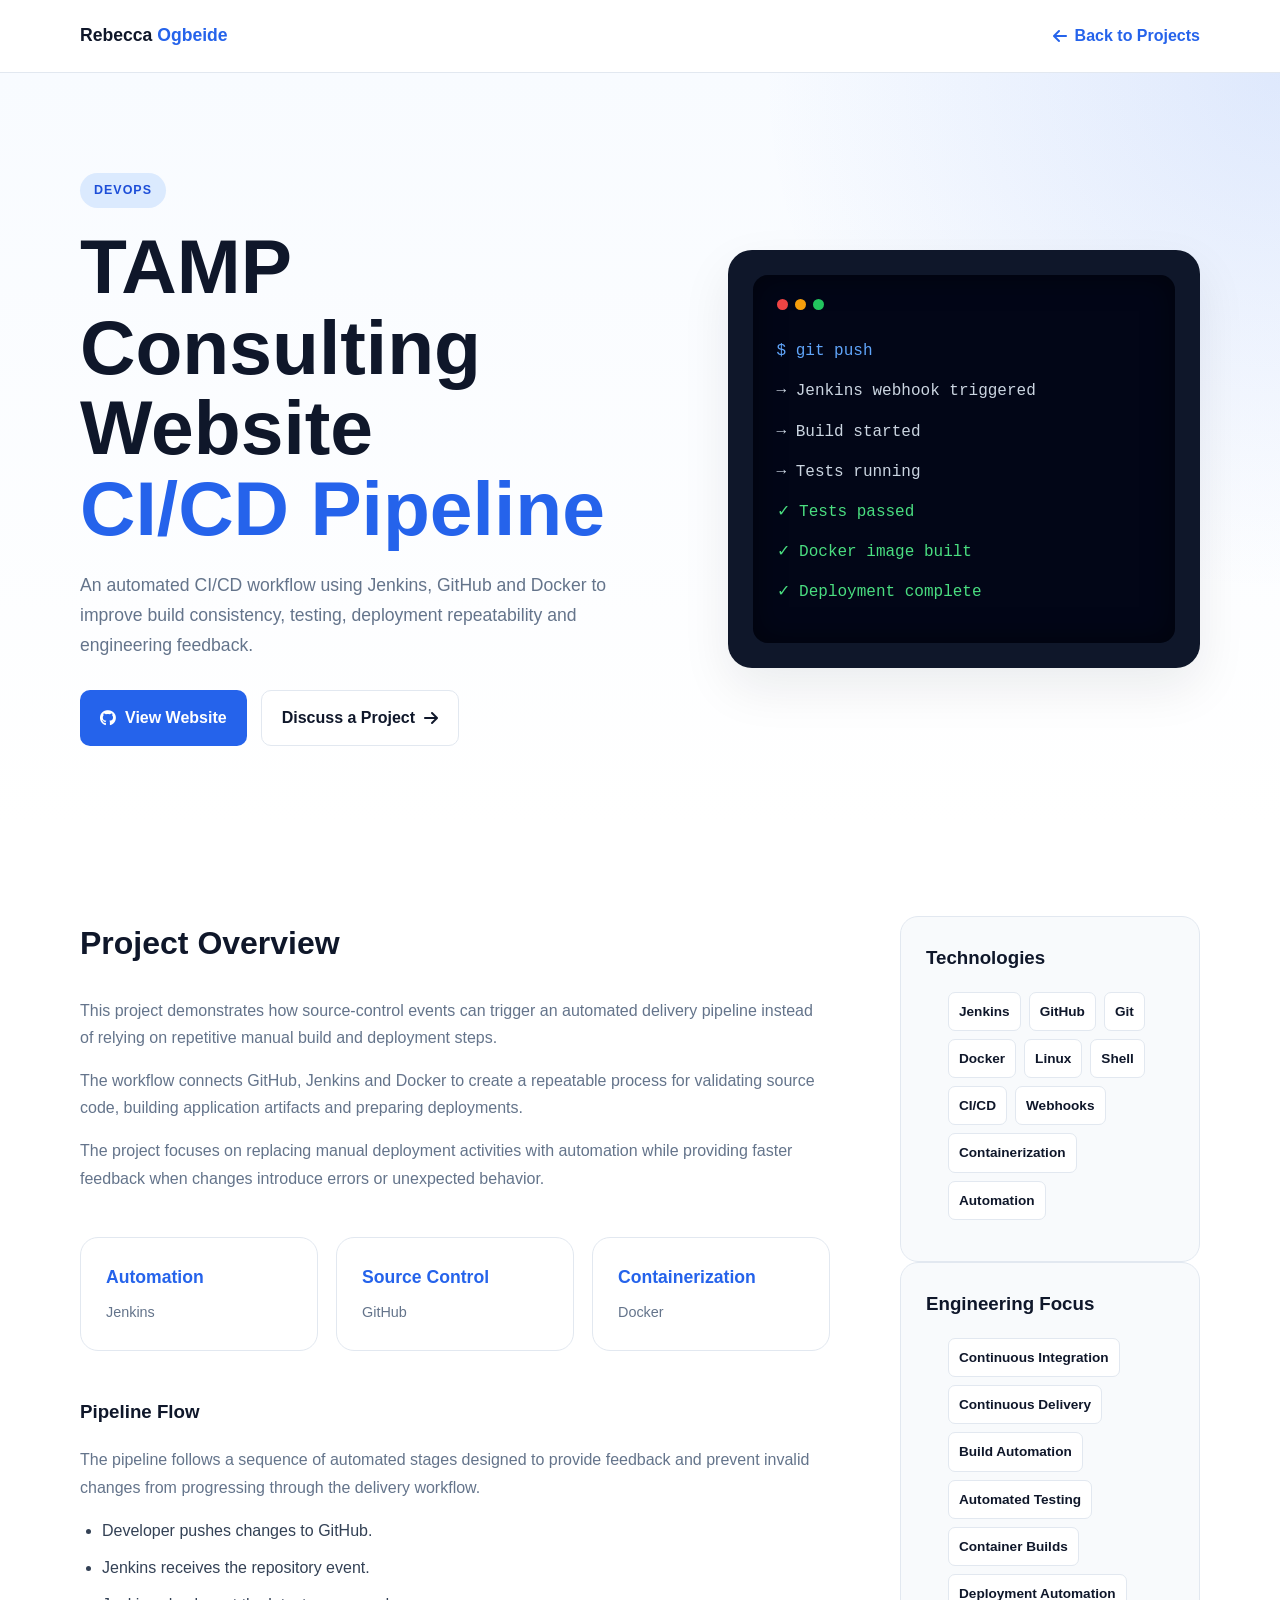
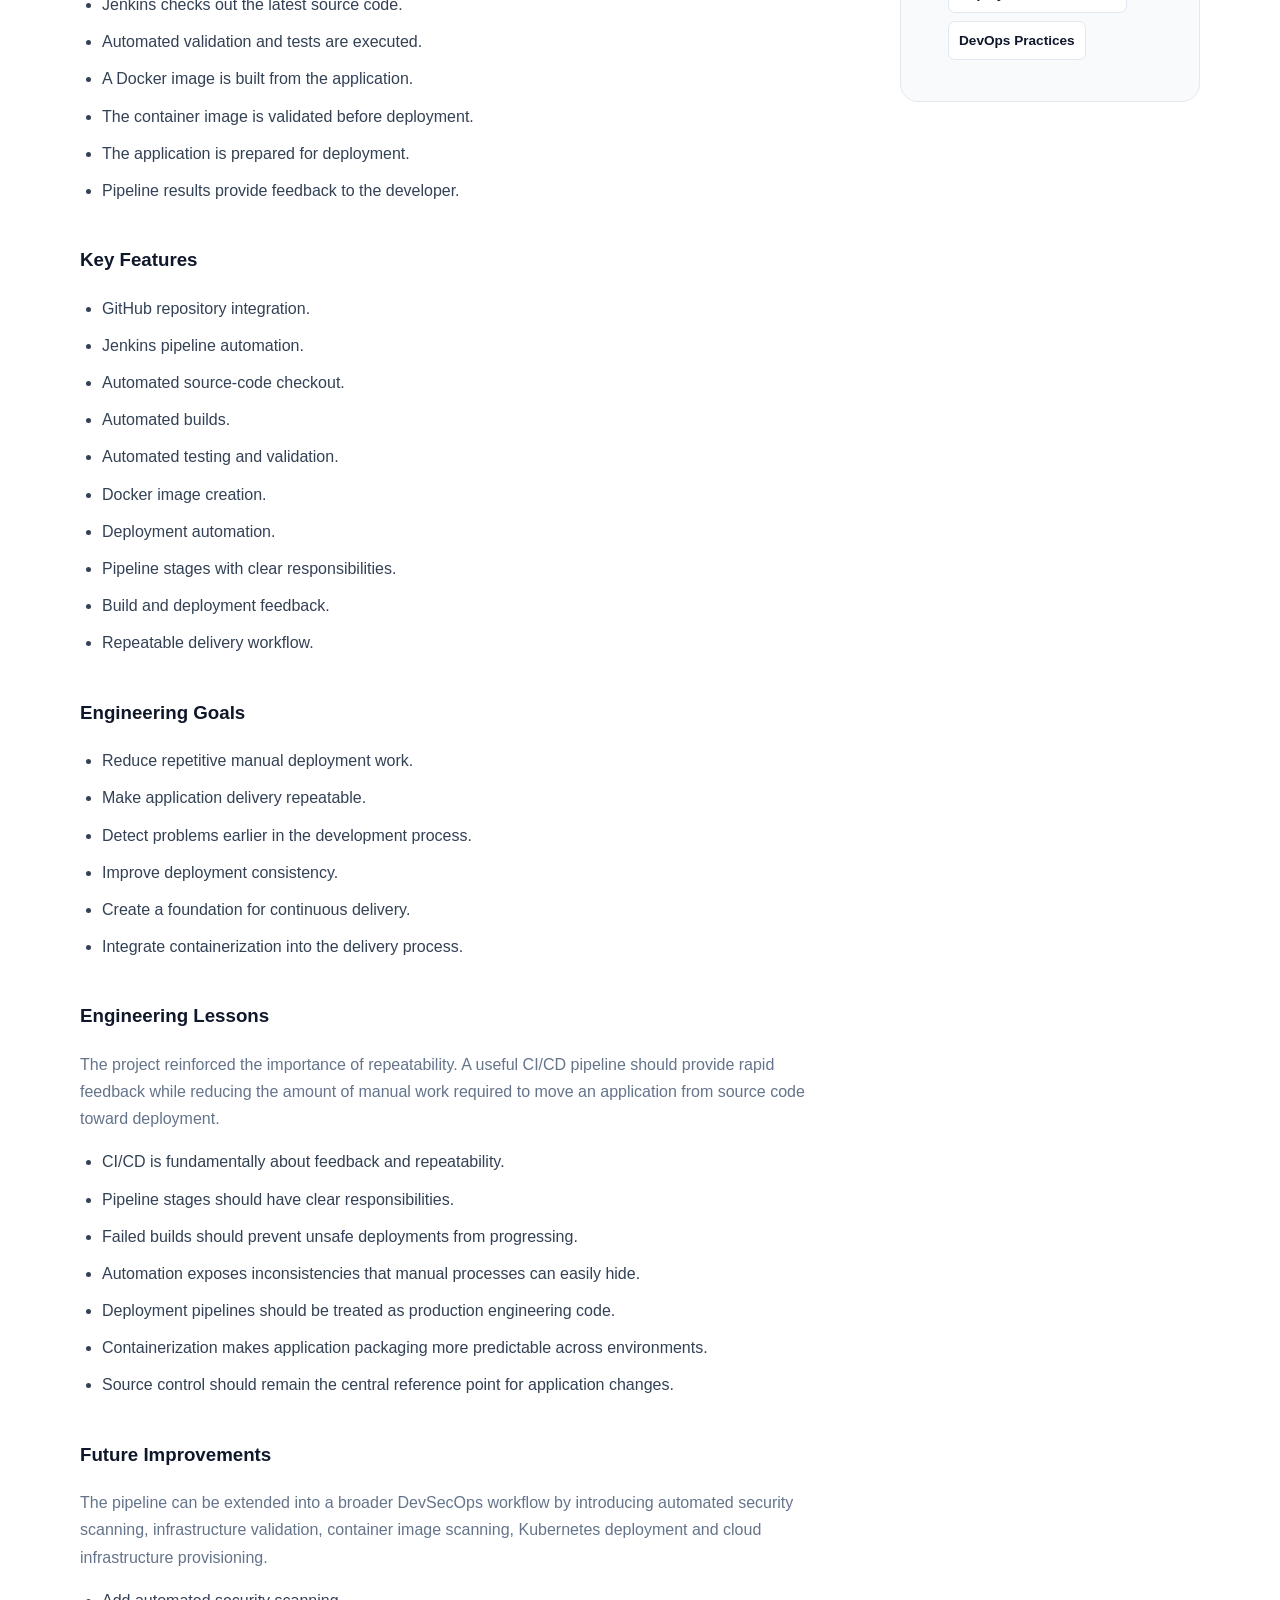
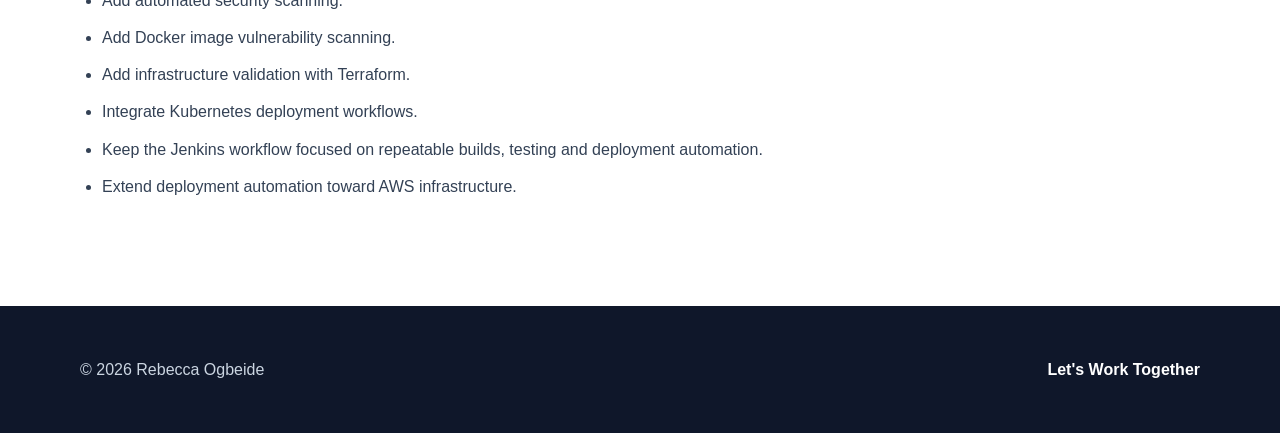
<file: projects/tamp-consulting/index.html>
<!DOCTYPE html>
<html lang="en">

<head>

    <meta charset="UTF-8">

    <meta
        name="viewport"
        content="width=device-width, initial-scale=1.0">

    <title>
        Jenkins CI/CD Pipeline | Rebecca Ogbeide
    </title>

    <meta
        name="description"
        content="Jenkins CI/CD pipeline case study demonstrating automated builds, testing, Docker containerization, GitHub integration and deployment automation.">

    <link
        rel="stylesheet"
        href="../project.css">

    <link
        rel="stylesheet"
        href="https://cdnjs.cloudflare.com/ajax/libs/font-awesome/6.7.2/css/all.min.css">



           <!-- Favicon -->
<link rel="icon" type="image/png" sizes="32x32" href="../../images/favicon.png">
<link rel="icon" type="image/png" sizes="16x16" href="../../images/favicon.png">
<link rel="apple-touch-icon" sizes="180x180" href="../../images/favicon.png">

</head>


<body>


<!-- ==========================================
     HEADER
========================================== -->

<header class="project-header">

    <div class="project-container project-nav">

        <a
            href="../../index.html"
            class="project-logo">

            Rebecca <span>Ogbeide</span>

        </a>


        <a
            href="../../index.html#projects"
            class="project-back">

            <i class="fas fa-arrow-left"></i>

            Back to Projects

        </a>

    </div>

</header>


<!-- ==========================================
     MAIN
========================================== -->

<main>


<!-- ==========================================
     PROJECT HERO
========================================== -->

<section class="project-hero">

    <div class="project-container project-hero-grid">


        <!-- Hero Content -->

        <div>

            <span class="project-category">
                DEVOPS
            </span>


            <h1>

                TAMP Consulting Website

                <span>
                    <br>
                    CI/CD Pipeline </br>
                </span>

            </h1>


            <p class="project-hero-description">

                An automated CI/CD workflow using Jenkins,
                GitHub and Docker to improve build consistency,
                testing, deployment repeatability and engineering
                feedback.

            </p>


            <div class="project-actions">

                <a
                    href="https://tampconsulting.space"
                    target="_blank"
                    rel="noopener noreferrer"
                    class="project-button project-button-primary">

                    <i class="fab fa-github"></i>

                    View Website

                </a>


                <a
                    href="../../index.html#contact"
                    class="project-button project-button-secondary">

                    Discuss a Project

                    <i class="fas fa-arrow-right"></i>

                </a>

            </div>

        </div>


        <!-- Terminal Visual -->

        <div class="project-visual">

            <div class="terminal">

                <div class="terminal-top">

                    <span></span>
                    <span></span>
                    <span></span>

                </div>


                <div class="terminal-line">

                    <span class="terminal-command">
                        $ git push
                    </span>

                </div>


                <div class="terminal-line">

                    → Jenkins webhook triggered

                </div>


                <div class="terminal-line">

                    → Build started

                </div>


                <div class="terminal-line">

                    → Tests running

                </div>


                <div class="terminal-line terminal-success">

                    ✓ Tests passed

                </div>


                <div class="terminal-line terminal-success">

                    ✓ Docker image built

                </div>


                <div class="terminal-line terminal-success">

                    ✓ Deployment complete

                </div>

            </div>

        </div>

    </div>

</section>


<!-- ==========================================
     PROJECT CONTENT
========================================== -->

<section class="project-content">

    <div class="project-container project-content-grid">


        <!-- Main Article -->

        <article>


            <!-- Overview -->

            <h2>
                Project Overview
            </h2>


            <p>

                This project demonstrates how source-control events
                can trigger an automated delivery pipeline instead
                of relying on repetitive manual build and deployment
                steps.

            </p>


            <p>

                The workflow connects GitHub, Jenkins and Docker to
                create a repeatable process for validating source
                code, building application artifacts and preparing
                deployments.

            </p>


            <p>

                The project focuses on replacing manual deployment
                activities with automation while providing faster
                feedback when changes introduce errors or unexpected
                behavior.

            </p>


            <!-- Project Metrics -->

            <div class="project-metrics">


                <div class="metric">

                    <strong>
                        Automation
                    </strong>

                    <span>
                        Jenkins
                    </span>

                </div>


                <div class="metric">

                    <strong>
                        Source Control
                    </strong>

                    <span>
                        GitHub
                    </span>

                </div>


                <div class="metric">

                    <strong>
                        Containerization
                    </strong>

                    <span>
                        Docker
                    </span>

                </div>


            </div>


            <!-- Pipeline Flow -->

            <h3>
                Pipeline Flow
            </h3>


            <p>

                The pipeline follows a sequence of automated stages
                designed to provide feedback and prevent invalid
                changes from progressing through the delivery
                workflow.

            </p>


            <ul>

                <li>
                    Developer pushes changes to GitHub.
                </li>

                <li>
                    Jenkins receives the repository event.
                </li>

                <li>
                    Jenkins checks out the latest source code.
                </li>

                <li>
                    Automated validation and tests are executed.
                </li>

                <li>
                    A Docker image is built from the application.
                </li>

                <li>
                    The container image is validated before deployment.
                </li>

                <li>
                    The application is prepared for deployment.
                </li>

                <li>
                    Pipeline results provide feedback to the developer.
                </li>

            </ul>


            <!-- Key Features -->

            <h3>
                Key Features
            </h3>


            <ul>

                <li>
                    GitHub repository integration.
                </li>

                <li>
                    Jenkins pipeline automation.
                </li>

                <li>
                    Automated source-code checkout.
                </li>

                <li>
                    Automated builds.
                </li>

                <li>
                    Automated testing and validation.
                </li>

                <li>
                    Docker image creation.
                </li>

                <li>
                    Deployment automation.
                </li>

                <li>
                    Pipeline stages with clear responsibilities.
                </li>

                <li>
                    Build and deployment feedback.
                </li>

                <li>
                    Repeatable delivery workflow.
                </li>

            </ul>


            <!-- Engineering Goals -->

            <h3>
                Engineering Goals
            </h3>


            <ul>

                <li>
                    Reduce repetitive manual deployment work.
                </li>

                <li>
                    Make application delivery repeatable.
                </li>

                <li>
                    Detect problems earlier in the development process.
                </li>

                <li>
                    Improve deployment consistency.
                </li>

                <li>
                    Create a foundation for continuous delivery.
                </li>

                <li>
                    Integrate containerization into the delivery process.
                </li>

            </ul>


            <!-- Engineering Lessons -->

            <h3>
                Engineering Lessons
            </h3>


            <p>

                The project reinforced the importance of repeatability.
                A useful CI/CD pipeline should provide rapid feedback
                while reducing the amount of manual work required to
                move an application from source code toward deployment.

            </p>


            <ul>

                <li>
                    CI/CD is fundamentally about feedback and repeatability.
                </li>

                <li>
                    Pipeline stages should have clear responsibilities.
                </li>

                <li>
                    Failed builds should prevent unsafe deployments
                    from progressing.
                </li>

                <li>
                    Automation exposes inconsistencies that manual
                    processes can easily hide.
                </li>

                <li>
                    Deployment pipelines should be treated as
                    production engineering code.
                </li>

                <li>
                    Containerization makes application packaging
                    more predictable across environments.
                </li>

                <li>
                    Source control should remain the central reference
                    point for application changes.
                </li>

            </ul>


            <!-- Future Improvements -->

            <h3>
                Future Improvements
            </h3>


            <p>

                The pipeline can be extended into a broader DevSecOps
                workflow by introducing automated security scanning,
                infrastructure validation, container image scanning,
                Kubernetes deployment and cloud infrastructure
                provisioning.

            </p>


            <ul>

                <li>
                    Add automated security scanning.
                </li>

                <li>
                    Add Docker image vulnerability scanning.
                </li>

                <li>
                    Add infrastructure validation with Terraform.
                </li>

                <li>
                    Integrate Kubernetes deployment workflows.
                </li>

                <li>
                    Keep the Jenkins workflow focused on repeatable builds, testing and deployment automation.
                </li>

                <li>
                    Extend deployment automation toward AWS infrastructure.
                </li>

            </ul>


        </article>


        <!-- ==========================================
             SIDEBAR
        =========================================== -->

        <aside class="project-sidebar">


            <div class="project-sidebar-card">

                <h3>
                    Technologies
                </h3>


                <ul class="tech-list">

                    <li>
                        Jenkins
                    </li>

                    <li>
                        GitHub
                    </li>

                    <li>
                        Git
                    </li>

                    <li>
                        Docker
                    </li>

                    <li>
                        Linux
                    </li>

                    <li>
                        Shell
                    </li>

                    <li>
                        CI/CD
                    </li>

                    <li>
                        Webhooks
                    </li>

                    <li>
                        Containerization
                    </li>

                    <li>
                        Automation
                    </li>

                </ul>

            </div>


            <div class="project-sidebar-card">

                <h3>
                    Engineering Focus
                </h3>


                <ul class="tech-list">

                    <li>
                        Continuous Integration
                    </li>

                    <li>
                        Continuous Delivery
                    </li>

                    <li>
                        Build Automation
                    </li>

                    <li>
                        Automated Testing
                    </li>

                    <li>
                        Container Builds
                    </li>

                    <li>
                        Deployment Automation
                    </li>

                    <li>
                        DevOps Practices
                    </li>

                </ul>

            </div>


        </aside>

    </div>

</section>

</main>


<!-- ==========================================
     FOOTER
========================================== -->

<footer class="project-footer">

    <div class="project-container project-footer-inner">

        <span>

            © <span data-project-year></span>

            Rebecca Ogbeide

        </span>


        <a href="../../index.html#contact">

            Let's Work Together

        </a>

    </div>

</footer>


<!-- ==========================================
     JAVASCRIPT
========================================== -->

<script src="../project.js"></script>


</body>

</html>
</file>
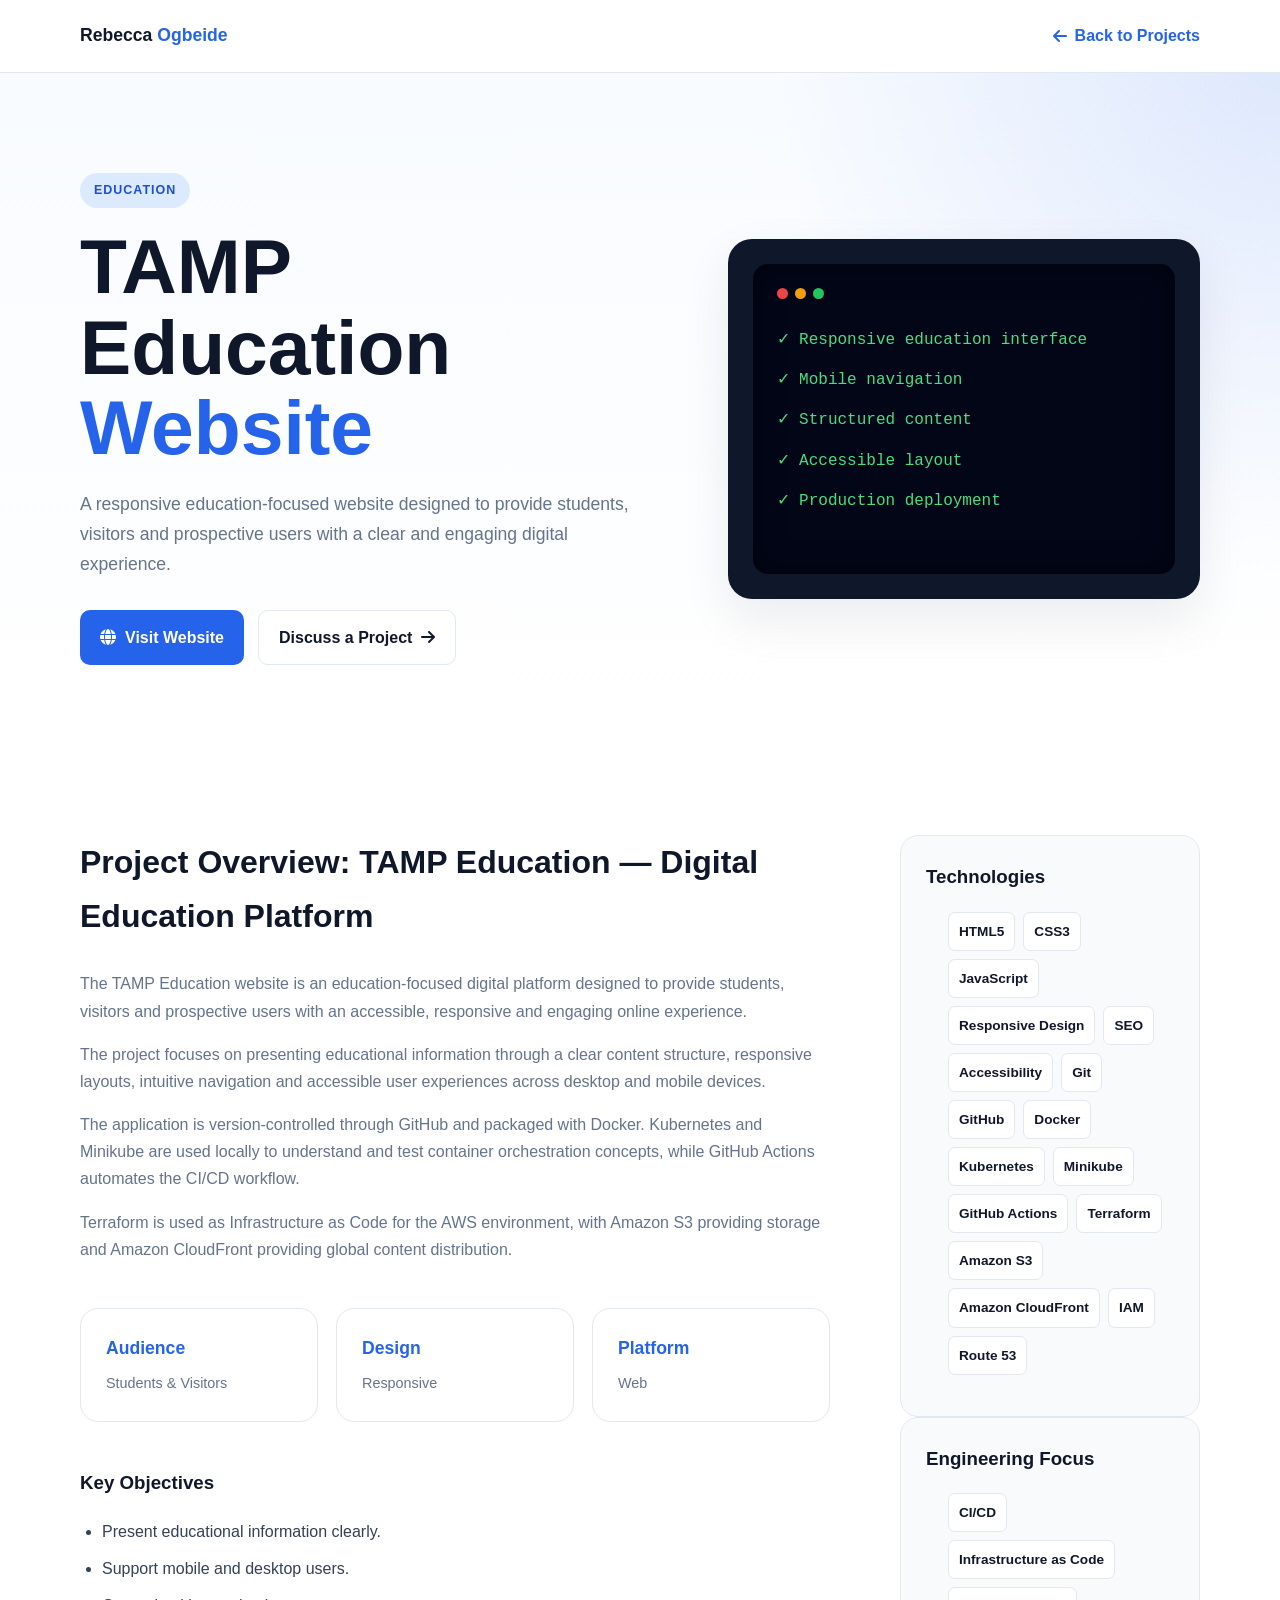
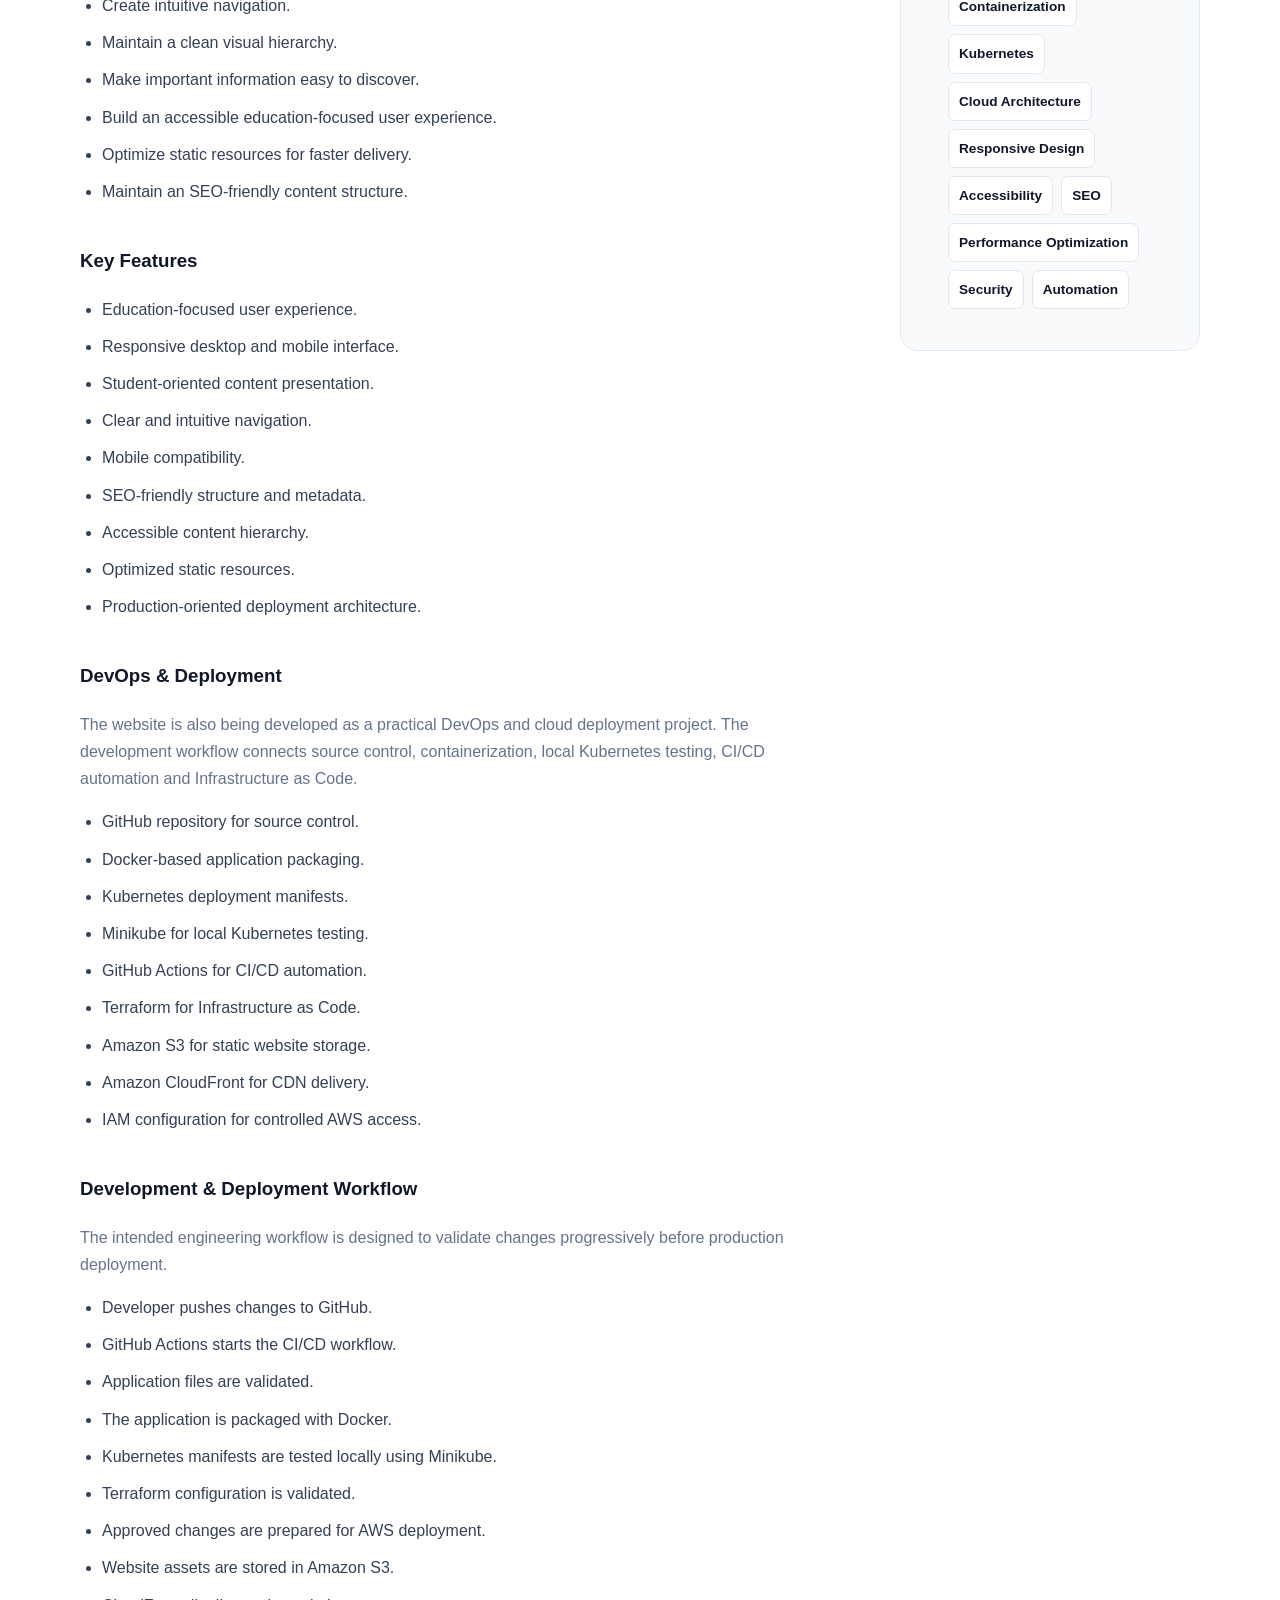
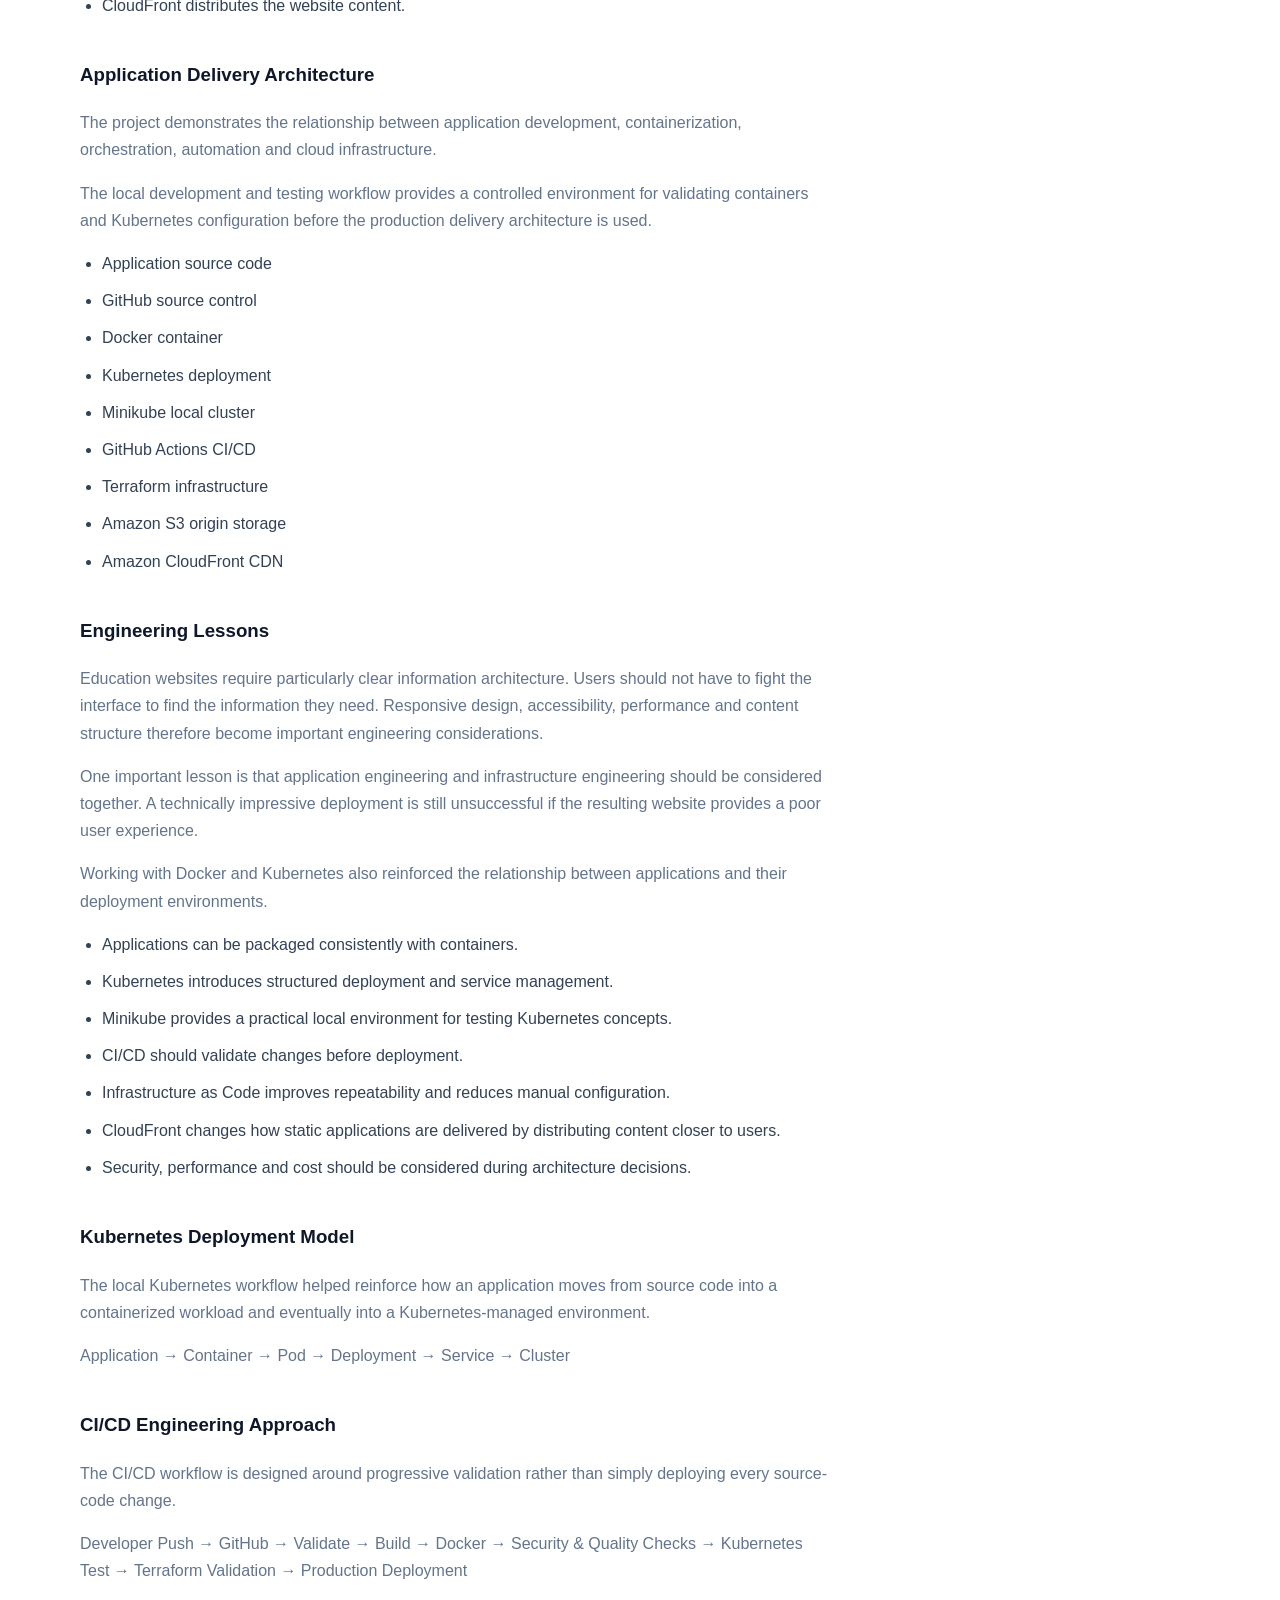
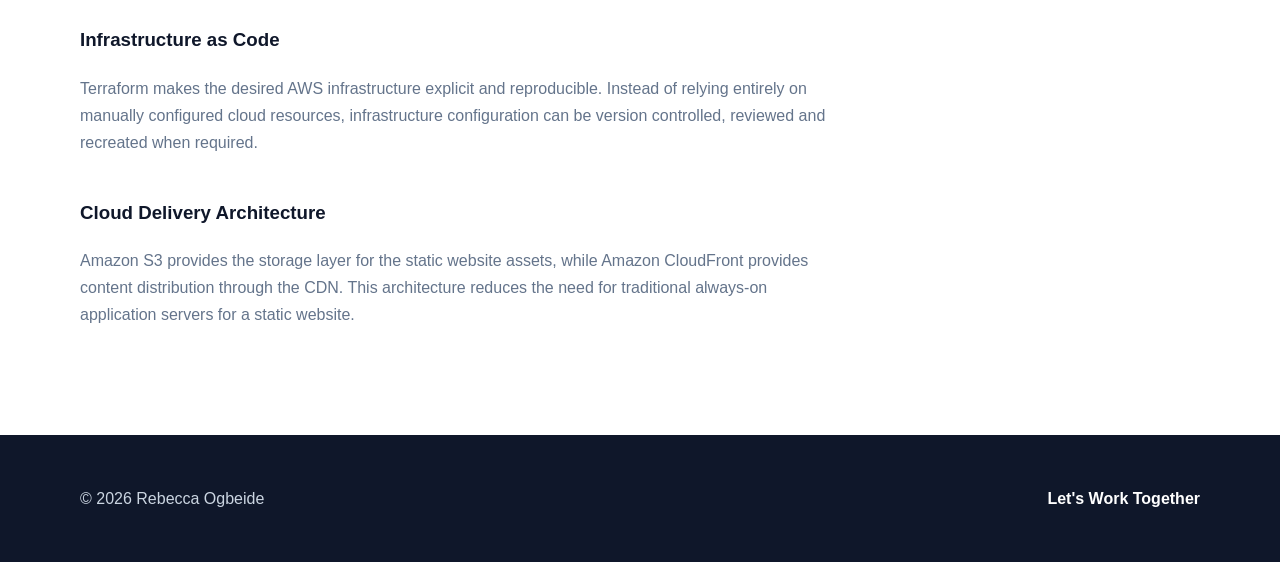
<file: projects/tamp-education/index.html>
<!DOCTYPE html>
<html lang="en">

<head>

    <meta charset="UTF-8">

    <meta name="viewport"
          content="width=device-width, initial-scale=1.0">

    <title>
        TAMP Education Website | Rebecca Ogbeide
    </title>

    <meta
        name="description"
        content="TAMP Education responsive education website project by Rebecca Ogbeide.">

    <link
        rel="stylesheet"
        href="../project.css">

    <link
        rel="stylesheet"
        href="https://cdnjs.cloudflare.com/ajax/libs/font-awesome/6.7.2/css/all.min.css">


           <!-- Favicon -->
<link rel="icon" type="image/png" sizes="32x32" href="../../images/favicon.png">
<link rel="icon" type="image/png" sizes="16x16" href="../../images/favicon.png">
<link rel="apple-touch-icon" sizes="180x180" href="../../images/favicon.png">

</head>


<body>


<header class="project-header">

    <div class="project-container project-nav">

        <a
            href="../../index.html"
            class="project-logo">

            Rebecca <span>Ogbeide</span>

        </a>

        <a
            href="../../index.html#projects"
            class="project-back">

            <i class="fas fa-arrow-left"></i>

            Back to Projects

        </a>

    </div>

</header>


<main>


    <!-- ==========================================
         PROJECT HERO
    =========================================== -->

    <section class="project-hero">

        <div class="project-container project-hero-grid">

            <div>

                <span class="project-category">
                    EDUCATION
                </span>

                <h1>
                    TAMP Education
                    <span>Website</span>
                </h1>

                <p class="project-hero-description">
                    A responsive education-focused website designed
                    to provide students, visitors and prospective users
                    with a clear and engaging digital experience.
                </p>

                <div class="project-actions">

                    <a
                        href="https://education.tampconsulting.space"
                        target="_blank"
                        rel="noopener noreferrer"
                        class="project-button project-button-primary">

                        <i class="fas fa-globe"></i>

                        Visit Website

                    </a>

                    <a
                        href="../../index.html#contact"
                        class="project-button project-button-secondary">

                        Discuss a Project

                        <i class="fas fa-arrow-right"></i>

                    </a>

                </div>

            </div>


            <!-- Project Visual -->

            <div class="project-visual">

                <div class="terminal">

                    <div class="terminal-top">

                        <span></span>
                        <span></span>
                        <span></span>

                    </div>

                    <div class="terminal-line terminal-success">
                        ✓ Responsive education interface
                    </div>

                    <div class="terminal-line terminal-success">
                        ✓ Mobile navigation
                    </div>

                    <div class="terminal-line terminal-success">
                        ✓ Structured content
                    </div>

                    <div class="terminal-line terminal-success">
                        ✓ Accessible layout
                    </div>

                    <div class="terminal-line terminal-success">
                        ✓ Production deployment
                    </div>

                </div>

            </div>

        </div>

    </section>


    <!-- ==========================================
         PROJECT CONTENT
    =========================================== -->

    <section class="project-content">

        <div class="project-container project-content-grid">


            <!-- Main Content -->

            <article>

                <h2>
                    Project Overview:
                    TAMP Education — Digital Education Platform
                </h2>

                <p>
                    The TAMP Education website is an education-focused
                    digital platform designed to provide students,
                    visitors and prospective users with an accessible,
                    responsive and engaging online experience.
                </p>

                <p>
                    The project focuses on presenting educational
                    information through a clear content structure,
                    responsive layouts, intuitive navigation and
                    accessible user experiences across desktop and
                    mobile devices.
                </p>

                <p>
                    The application is version-controlled through
                    GitHub and packaged with Docker. Kubernetes and
                    Minikube are used locally to understand and test
                    container orchestration concepts, while GitHub
                    Actions automates the CI/CD workflow.
                </p>

                <p>
                    Terraform is used as Infrastructure as Code for
                    the AWS environment, with Amazon S3 providing
                    storage and Amazon CloudFront providing global
                    content distribution.
                </p>


                <!-- Project Metrics -->

                <div class="project-metrics">

                    <div class="metric">

                        <strong>
                            Audience
                        </strong>

                        <span>
                            Students &amp; Visitors
                        </span>

                    </div>

                    <div class="metric">

                        <strong>
                            Design
                        </strong>

                        <span>
                            Responsive
                        </span>

                    </div>

                    <div class="metric">

                        <strong>
                            Platform
                        </strong>

                        <span>
                            Web
                        </span>

                    </div>

                </div>


                <!-- Key Objectives -->

                <h3>
                    Key Objectives
                </h3>

                <ul>

                    <li>
                        Present educational information clearly.
                    </li>

                    <li>
                        Support mobile and desktop users.
                    </li>

                    <li>
                        Create intuitive navigation.
                    </li>

                    <li>
                        Maintain a clean visual hierarchy.
                    </li>

                    <li>
                        Make important information easy to discover.
                    </li>

                    <li>
                        Build an accessible education-focused
                        user experience.
                    </li>

                    <li>
                        Optimize static resources for faster delivery.
                    </li>

                    <li>
                        Maintain an SEO-friendly content structure.
                    </li>

                </ul>


                <!-- Key Features -->

                <h3>
                    Key Features
                </h3>

                <ul>

                    <li>
                        Education-focused user experience.
                    </li>

                    <li>
                        Responsive desktop and mobile interface.
                    </li>

                    <li>
                        Student-oriented content presentation.
                    </li>

                    <li>
                        Clear and intuitive navigation.
                    </li>

                    <li>
                        Mobile compatibility.
                    </li>

                    <li>
                        SEO-friendly structure and metadata.
                    </li>

                    <li>
                        Accessible content hierarchy.
                    </li>

                    <li>
                        Optimized static resources.
                    </li>

                    <li>
                        Production-oriented deployment architecture.
                    </li>

                </ul>


                <!-- DevOps & Deployment -->

                <h3>
                    DevOps &amp; Deployment
                </h3>

                <p>
                    The website is also being developed as a practical
                    DevOps and cloud deployment project. The development
                    workflow connects source control, containerization,
                    local Kubernetes testing, CI/CD automation and
                    Infrastructure as Code.
                </p>

                <ul>

                    <li>
                        GitHub repository for source control.
                    </li>

                    <li>
                        Docker-based application packaging.
                    </li>

                    <li>
                        Kubernetes deployment manifests.
                    </li>

                    <li>
                        Minikube for local Kubernetes testing.
                    </li>

                    <li>
                        GitHub Actions for CI/CD automation.
                    </li>

                    <li>
                        Terraform for Infrastructure as Code.
                    </li>

                    <li>
                        Amazon S3 for static website storage.
                    </li>

                    <li>
                        Amazon CloudFront for CDN delivery.
                    </li>

                    <li>
                        IAM configuration for controlled AWS access.
                    </li>

                </ul>


                <!-- Development Workflow -->

                <h3>
                    Development &amp; Deployment Workflow
                </h3>

                <p>
                    The intended engineering workflow is designed to
                    validate changes progressively before production
                    deployment.
                </p>

                <ul>

                    <li>
                        Developer pushes changes to GitHub.
                    </li>

                    <li>
                        GitHub Actions starts the CI/CD workflow.
                    </li>

                    <li>
                        Application files are validated.
                    </li>

                    <li>
                        The application is packaged with Docker.
                    </li>

                    <li>
                        Kubernetes manifests are tested locally
                        using Minikube.
                    </li>

                    <li>
                        Terraform configuration is validated.
                    </li>

                    <li>
                        Approved changes are prepared for AWS deployment.
                    </li>

                    <li>
                        Website assets are stored in Amazon S3.
                    </li>

                    <li>
                        CloudFront distributes the website content.
                    </li>

                </ul>


                <!-- Architecture -->

                <h3>
                    Application Delivery Architecture
                </h3>

                <p>
                    The project demonstrates the relationship between
                    application development, containerization,
                    orchestration, automation and cloud infrastructure.
                </p>

                <p>
                    The local development and testing workflow provides
                    a controlled environment for validating containers
                    and Kubernetes configuration before the production
                    delivery architecture is used.
                </p>

                <ul>

                    <li>
                        Application source code
                    </li>

                    <li>
                        GitHub source control
                    </li>

                    <li>
                        Docker container
                    </li>

                    <li>
                        Kubernetes deployment
                    </li>

                    <li>
                        Minikube local cluster
                    </li>

                    <li>
                        GitHub Actions CI/CD
                    </li>

                    <li>
                        Terraform infrastructure
                    </li>

                    <li>
                        Amazon S3 origin storage
                    </li>

                    <li>
                        Amazon CloudFront CDN
                    </li>

                </ul>


                <!-- Engineering Lessons -->

                <h3>
                    Engineering Lessons
                </h3>

                <p>
                    Education websites require particularly clear
                    information architecture. Users should not have
                    to fight the interface to find the information
                    they need. Responsive design, accessibility,
                    performance and content structure therefore
                    become important engineering considerations.
                </p>

                <p>
                    One important lesson is that application engineering
                    and infrastructure engineering should be considered
                    together. A technically impressive deployment is
                    still unsuccessful if the resulting website provides
                    a poor user experience.
                </p>

                <p>
                    Working with Docker and Kubernetes also reinforced
                    the relationship between applications and their
                    deployment environments.
                </p>

                <ul>

                    <li>
                        Applications can be packaged consistently
                        with containers.
                    </li>

                    <li>
                        Kubernetes introduces structured deployment
                        and service management.
                    </li>

                    <li>
                        Minikube provides a practical local environment
                        for testing Kubernetes concepts.
                    </li>

                    <li>
                        CI/CD should validate changes before deployment.
                    </li>

                    <li>
                        Infrastructure as Code improves repeatability
                        and reduces manual configuration.
                    </li>

                    <li>
                        CloudFront changes how static applications
                        are delivered by distributing content closer
                        to users.
                    </li>

                    <li>
                        Security, performance and cost should be
                        considered during architecture decisions.
                    </li>

                </ul>


                <!-- Kubernetes Learning -->

                <h3>
                    Kubernetes Deployment Model
                </h3>

                <p>
                    The local Kubernetes workflow helped reinforce
                    how an application moves from source code into
                    a containerized workload and eventually into
                    a Kubernetes-managed environment.
                </p>

                <p>
                    Application → Container → Pod → Deployment →
                    Service → Cluster
                </p>


                <!-- CI/CD Learning -->

                <h3>
                    CI/CD Engineering Approach
                </h3>

                <p>
                    The CI/CD workflow is designed around progressive
                    validation rather than simply deploying every
                    source-code change.
                </p>

                <p>
                    Developer Push → GitHub → Validate → Build →
                    Docker → Security &amp; Quality Checks →
                    Kubernetes Test → Terraform Validation →
                    Production Deployment
                </p>


                <!-- Infrastructure Learning -->

                <h3>
                    Infrastructure as Code
                </h3>

                <p>
                    Terraform makes the desired AWS infrastructure
                    explicit and reproducible. Instead of relying
                    entirely on manually configured cloud resources,
                    infrastructure configuration can be version
                    controlled, reviewed and recreated when required.
                </p>


                <!-- Cloud Delivery -->

                <h3>
                    Cloud Delivery Architecture
                </h3>

                <p>
                    Amazon S3 provides the storage layer for the
                    static website assets, while Amazon CloudFront
                    provides content distribution through the CDN.
                    This architecture reduces the need for traditional
                    always-on application servers for a static website.
                </p>

            </article>


            <!-- ==========================================
                 PROJECT SIDEBAR
            =========================================== -->

            <aside class="project-sidebar">

                <div class="project-sidebar-card">

                    <h3>
                        Technologies
                    </h3>

                    <ul class="tech-list">

                        <li>HTML5</li>
                        <li>CSS3</li>
                        <li>JavaScript</li>
                        <li>Responsive Design</li>
                        <li>SEO</li>
                        <li>Accessibility</li>

                        <li>Git</li>
                        <li>GitHub</li>

                        <li>Docker</li>

                        <li>Kubernetes</li>
                        <li>Minikube</li>

                        <li>GitHub Actions</li>

                        <li>Terraform</li>

                        <li>Amazon S3</li>
                        <li>Amazon CloudFront</li>
                        <li>IAM</li>
                        <li>Route 53</li>

                    </ul>

                </div>


                <div class="project-sidebar-card">

                    <h3>
                        Engineering Focus
                    </h3>

                    <ul class="tech-list">

                        <li>CI/CD</li>
                        <li>Infrastructure as Code</li>
                        <li>Containerization</li>
                        <li>Kubernetes</li>
                        <li>Cloud Architecture</li>
                        <li>Responsive Design</li>
                        <li>Accessibility</li>
                        <li>SEO</li>
                        <li>Performance Optimization</li>
                        <li>Security</li>
                        <li>Automation</li>

                    </ul>

                </div>

            </aside>

        </div>

    </section>

</main>


<!-- ==========================================
     FOOTER
=========================================== -->

<footer class="project-footer">

    <div class="project-container project-footer-inner">

        <span>

            © <span data-project-year></span>
            Rebecca Ogbeide

        </span>

        <a href="../../index.html#contact">

            Let's Work Together

        </a>

    </div>

</footer>


<script src="../project.js"></script>

</body>

</html>
</file>
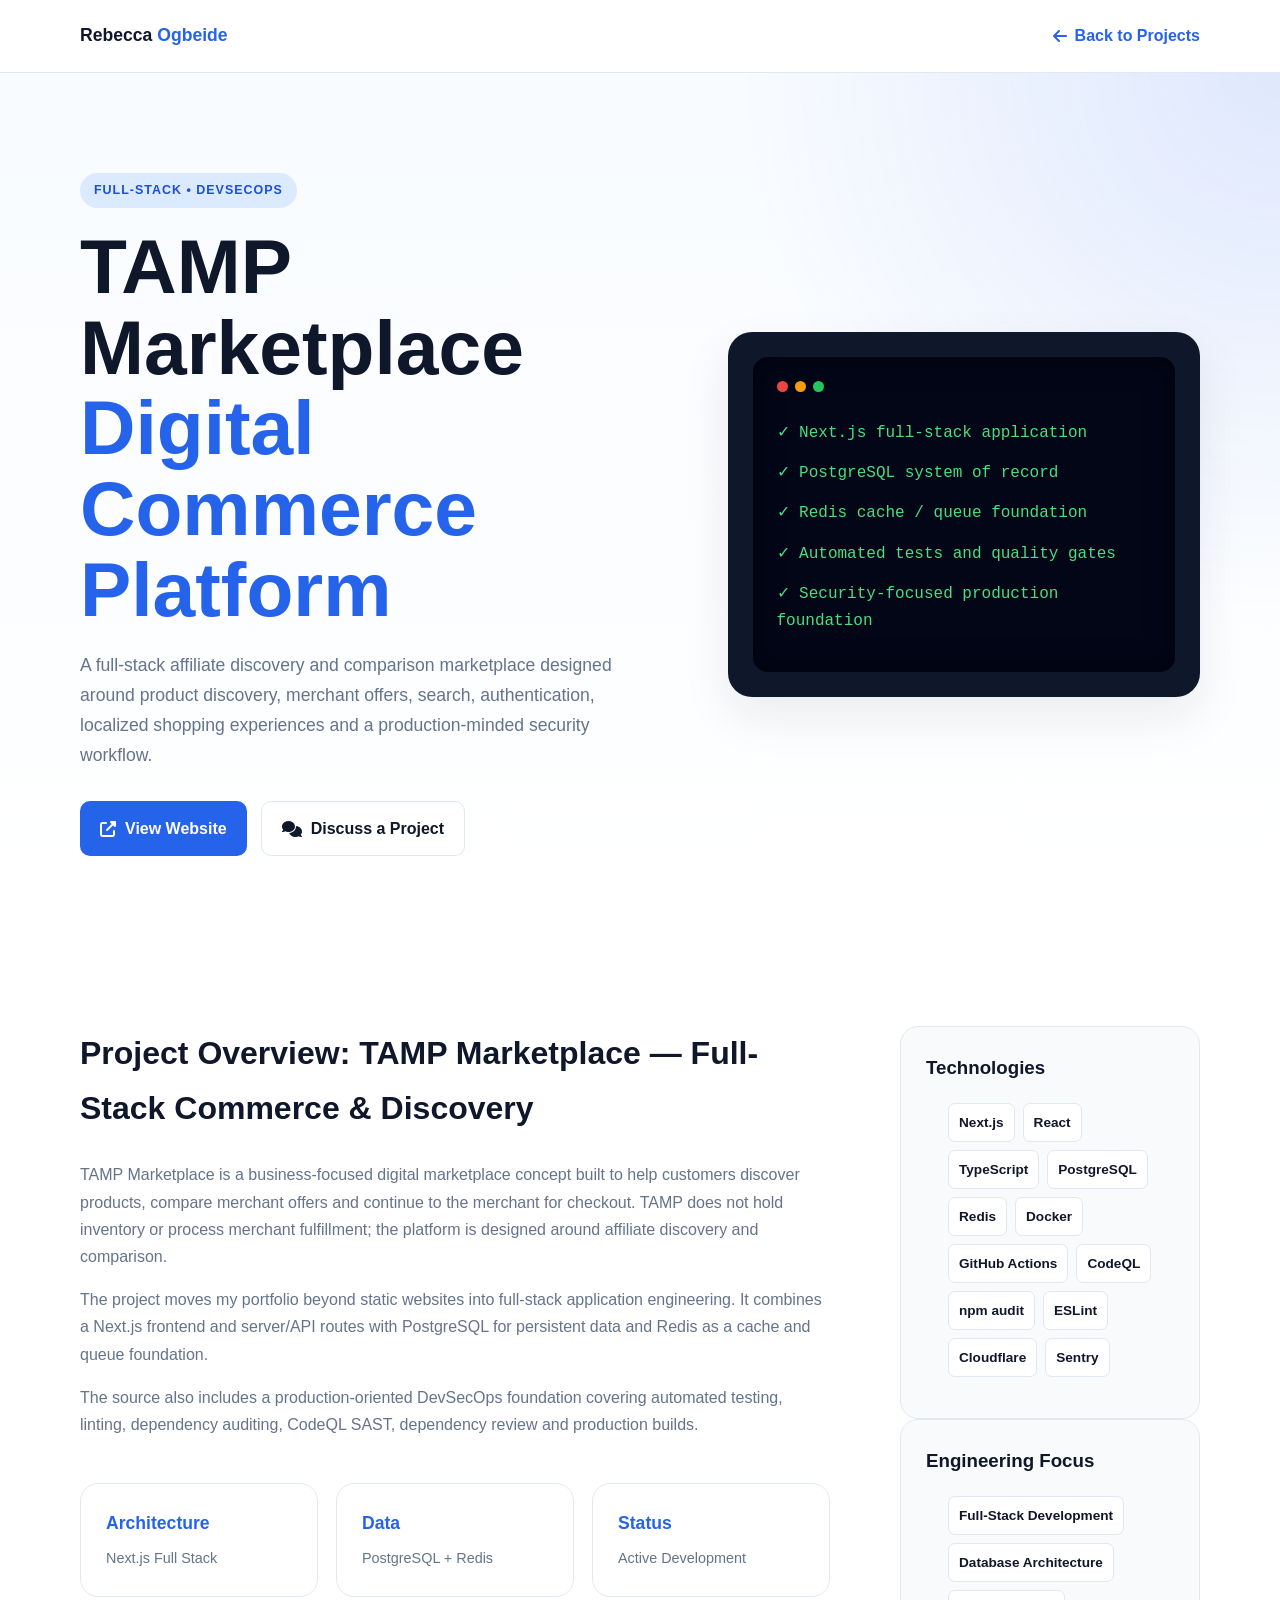
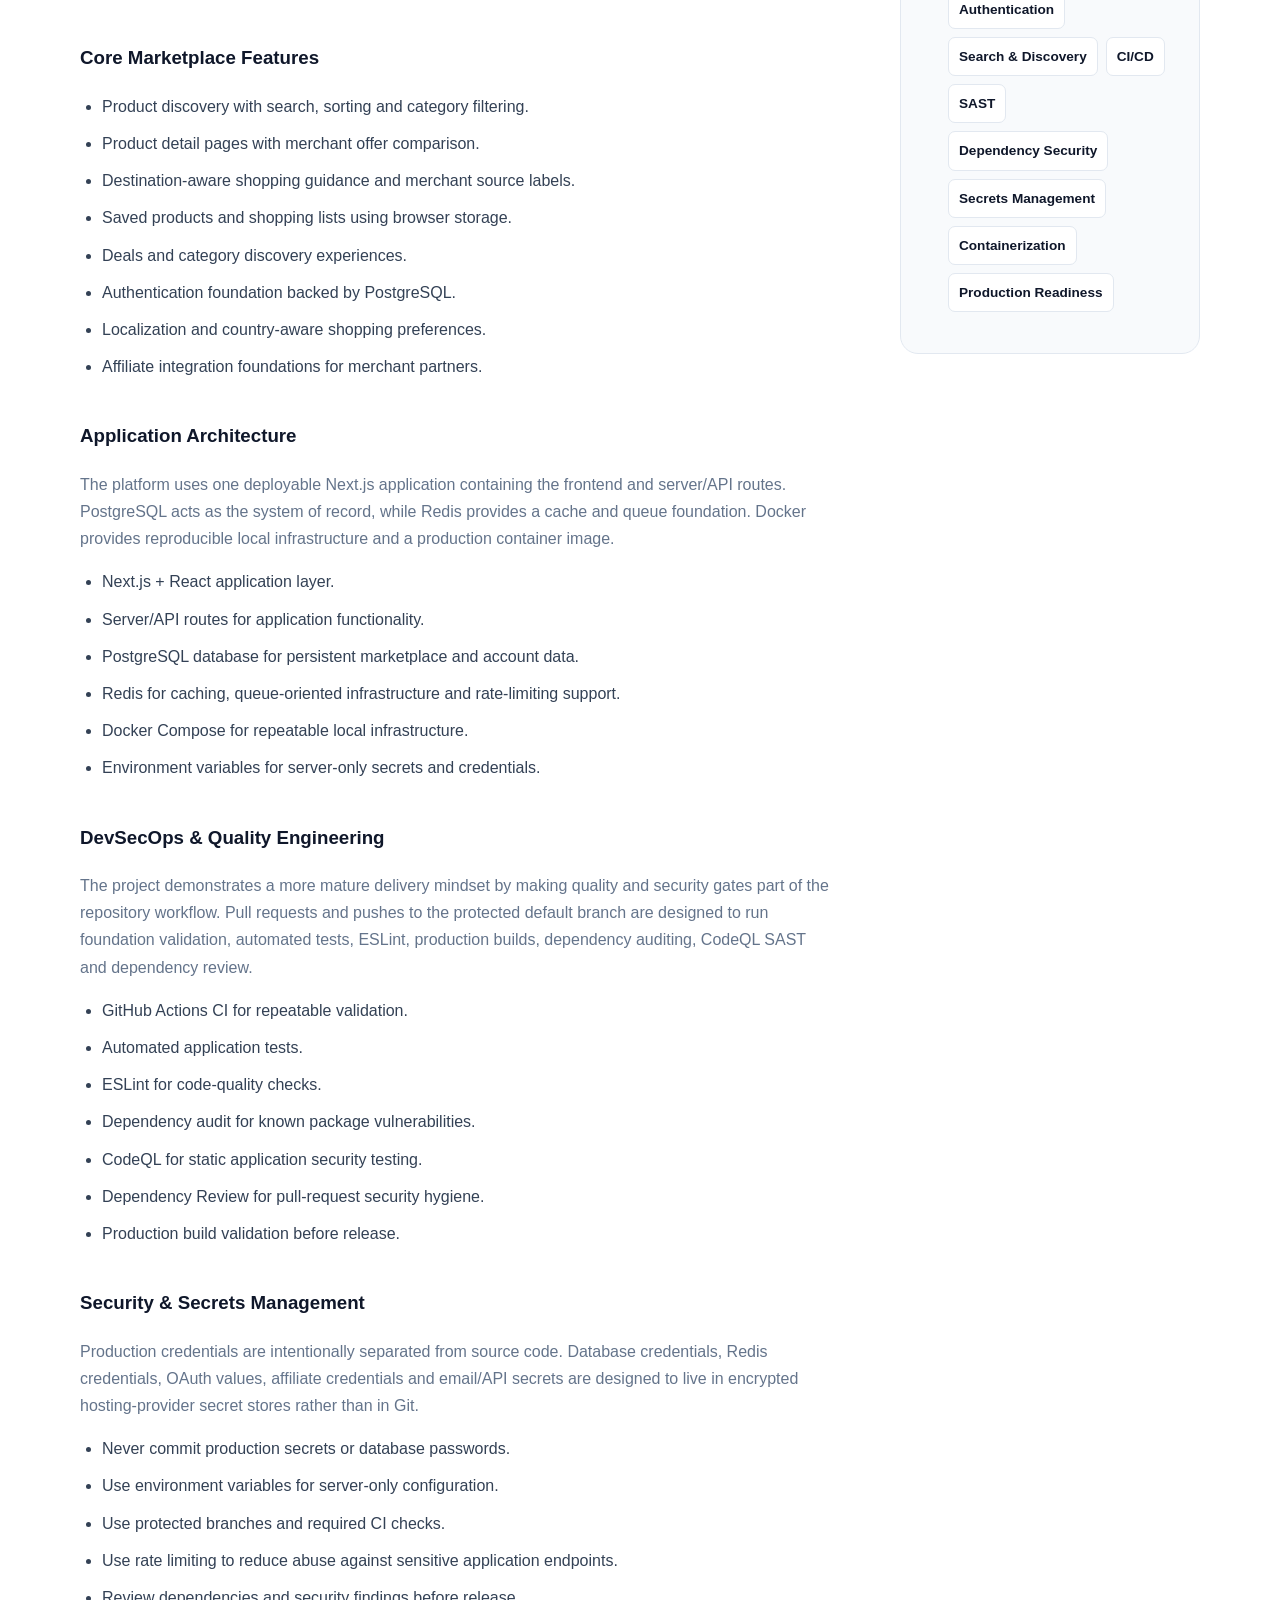
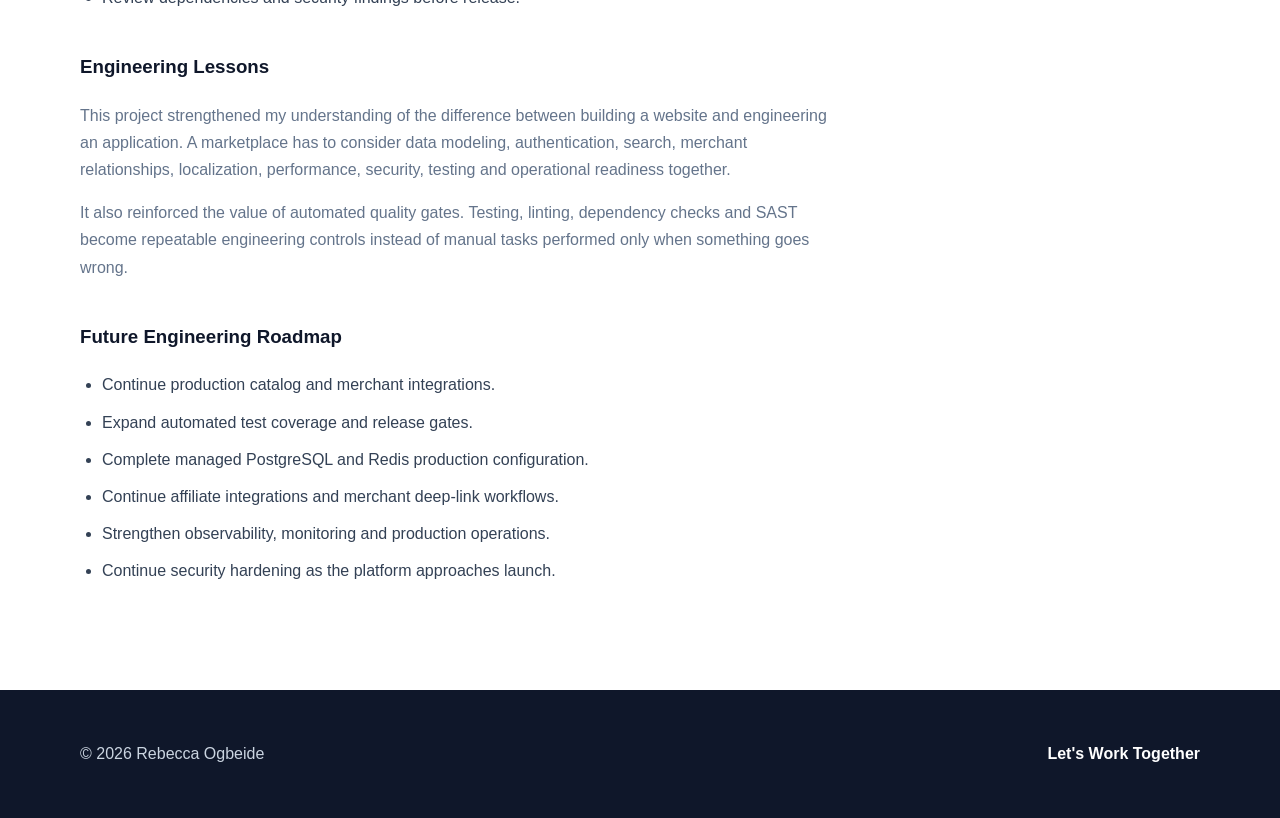
<file: projects/tamp-marketplace/index.html>
<!DOCTYPE html>
<html lang="en">
<head>
<meta charset="UTF-8">
<meta name="viewport" content="width=device-width, initial-scale=1.0">
<title>TAMP Marketplace | Rebecca Ogbeide</title>
<meta name="description" content="TAMP Marketplace full-stack affiliate discovery and comparison marketplace case study by Rebecca Ogbeide, covering Next.js, PostgreSQL, Redis, testing and DevSecOps engineering.">
<meta name="author" content="Rebecca Ogbeide">
<link rel="stylesheet" href="../project.css">
<link rel="stylesheet" href="https://cdnjs.cloudflare.com/ajax/libs/font-awesome/6.7.2/css/all.min.css">
<link rel="icon" type="image/png" sizes="32x32" href="../../images/favicon.png">
<link rel="icon" type="image/png" sizes="16x16" href="../../images/favicon.png">
<link rel="apple-touch-icon" sizes="180x180" href="../../images/favicon.png">
</head>
<body>
<header class="project-header"><div class="project-container project-nav">
<a href="../../index.html" class="project-logo">Rebecca <span>Ogbeide</span></a>
<a href="../../index.html#projects" class="project-back"><i class="fas fa-arrow-left"></i> Back to Projects</a>
</div></header>
<main>
<section class="project-hero"><div class="project-container project-hero-grid"><div>
<span class="project-category">FULL-STACK • DEVSECOPS</span>
<h1>TAMP Marketplace <span>Digital Commerce Platform</span></h1>
<p class="project-hero-description">A full-stack affiliate discovery and comparison marketplace designed around product discovery, merchant offers, search, authentication, localized shopping experiences and a production-minded security workflow.</p>
<div class="project-actions"><a href="https://marketplace.tampconsulting.space" class="project-button project-button-primary" target="_blank" rel="noopener noreferrer"><i class="fas fa-external-link-alt"></i> View Website</a><a href="../../index.html#contact" class="project-button project-button-secondary"><i class="fas fa-comments"></i> Discuss a Project</a></div>
</div><div class="project-visual"><div class="terminal"><div class="terminal-top"><span></span><span></span><span></span></div>
<div class="terminal-line terminal-success">✓ Next.js full-stack application</div><div class="terminal-line terminal-success">✓ PostgreSQL system of record</div><div class="terminal-line terminal-success">✓ Redis cache / queue foundation</div><div class="terminal-line terminal-success">✓ Automated tests and quality gates</div><div class="terminal-line terminal-success">✓ Security-focused production foundation</div>
</div></div></div></section>
<section class="project-content"><div class="project-container project-content-grid"><article>
<h2>Project Overview: TAMP Marketplace — Full-Stack Commerce &amp; Discovery</h2>
<p>TAMP Marketplace is a business-focused digital marketplace concept built to help customers discover products, compare merchant offers and continue to the merchant for checkout. TAMP does not hold inventory or process merchant fulfillment; the platform is designed around affiliate discovery and comparison.</p>
<p>The project moves my portfolio beyond static websites into full-stack application engineering. It combines a Next.js frontend and server/API routes with PostgreSQL for persistent data and Redis as a cache and queue foundation.</p>
<p>The source also includes a production-oriented DevSecOps foundation covering automated testing, linting, dependency auditing, CodeQL SAST, dependency review and production builds.</p>
<div class="project-metrics"><div class="metric"><strong>Architecture</strong><span>Next.js Full Stack</span></div><div class="metric"><strong>Data</strong><span>PostgreSQL + Redis</span></div><div class="metric"><strong>Status</strong><span>Active Development</span></div></div>
<h3>Core Marketplace Features</h3><ul><li>Product discovery with search, sorting and category filtering.</li><li>Product detail pages with merchant offer comparison.</li><li>Destination-aware shopping guidance and merchant source labels.</li><li>Saved products and shopping lists using browser storage.</li><li>Deals and category discovery experiences.</li><li>Authentication foundation backed by PostgreSQL.</li><li>Localization and country-aware shopping preferences.</li><li>Affiliate integration foundations for merchant partners.</li></ul>
<h3>Application Architecture</h3><p>The platform uses one deployable Next.js application containing the frontend and server/API routes. PostgreSQL acts as the system of record, while Redis provides a cache and queue foundation. Docker provides reproducible local infrastructure and a production container image.</p><ul><li>Next.js + React application layer.</li><li>Server/API routes for application functionality.</li><li>PostgreSQL database for persistent marketplace and account data.</li><li>Redis for caching, queue-oriented infrastructure and rate-limiting support.</li><li>Docker Compose for repeatable local infrastructure.</li><li>Environment variables for server-only secrets and credentials.</li></ul>
<h3>DevSecOps &amp; Quality Engineering</h3><p>The project demonstrates a more mature delivery mindset by making quality and security gates part of the repository workflow. Pull requests and pushes to the protected default branch are designed to run foundation validation, automated tests, ESLint, production builds, dependency auditing, CodeQL SAST and dependency review.</p><ul><li>GitHub Actions CI for repeatable validation.</li><li>Automated application tests.</li><li>ESLint for code-quality checks.</li><li>Dependency audit for known package vulnerabilities.</li><li>CodeQL for static application security testing.</li><li>Dependency Review for pull-request security hygiene.</li><li>Production build validation before release.</li></ul>
<h3>Security &amp; Secrets Management</h3><p>Production credentials are intentionally separated from source code. Database credentials, Redis credentials, OAuth values, affiliate credentials and email/API secrets are designed to live in encrypted hosting-provider secret stores rather than in Git.</p><ul><li>Never commit production secrets or database passwords.</li><li>Use environment variables for server-only configuration.</li><li>Use protected branches and required CI checks.</li><li>Use rate limiting to reduce abuse against sensitive application endpoints.</li><li>Review dependencies and security findings before release.</li></ul>
<h3>Engineering Lessons</h3><p>This project strengthened my understanding of the difference between building a website and engineering an application. A marketplace has to consider data modeling, authentication, search, merchant relationships, localization, performance, security, testing and operational readiness together.</p><p>It also reinforced the value of automated quality gates. Testing, linting, dependency checks and SAST become repeatable engineering controls instead of manual tasks performed only when something goes wrong.</p>
<h3>Future Engineering Roadmap</h3><ul><li>Continue production catalog and merchant integrations.</li><li>Expand automated test coverage and release gates.</li><li>Complete managed PostgreSQL and Redis production configuration.</li><li>Continue affiliate integrations and merchant deep-link workflows.</li><li>Strengthen observability, monitoring and production operations.</li><li>Continue security hardening as the platform approaches launch.</li></ul>
</article><aside class="project-sidebar"><div class="project-sidebar-card"><h3>Technologies</h3><ul class="tech-list"><li>Next.js</li><li>React</li><li>TypeScript</li><li>PostgreSQL</li><li>Redis</li><li>Docker</li><li>GitHub Actions</li><li>CodeQL</li><li>npm audit</li><li>ESLint</li><li>Cloudflare</li><li>Sentry</li></ul></div><div class="project-sidebar-card"><h3>Engineering Focus</h3><ul class="tech-list"><li>Full-Stack Development</li><li>Database Architecture</li><li>Authentication</li><li>Search &amp; Discovery</li><li>CI/CD</li><li>SAST</li><li>Dependency Security</li><li>Secrets Management</li><li>Containerization</li><li>Production Readiness</li></ul></div></aside></div></section>
</main>
<footer class="project-footer"><div class="project-container project-footer-inner"><span>© <span data-project-year></span> Rebecca Ogbeide</span><a href="../../index.html#contact">Let's Work Together</a></div></footer>
<script src="../project.js"></script>
</body>
</html>
</file>
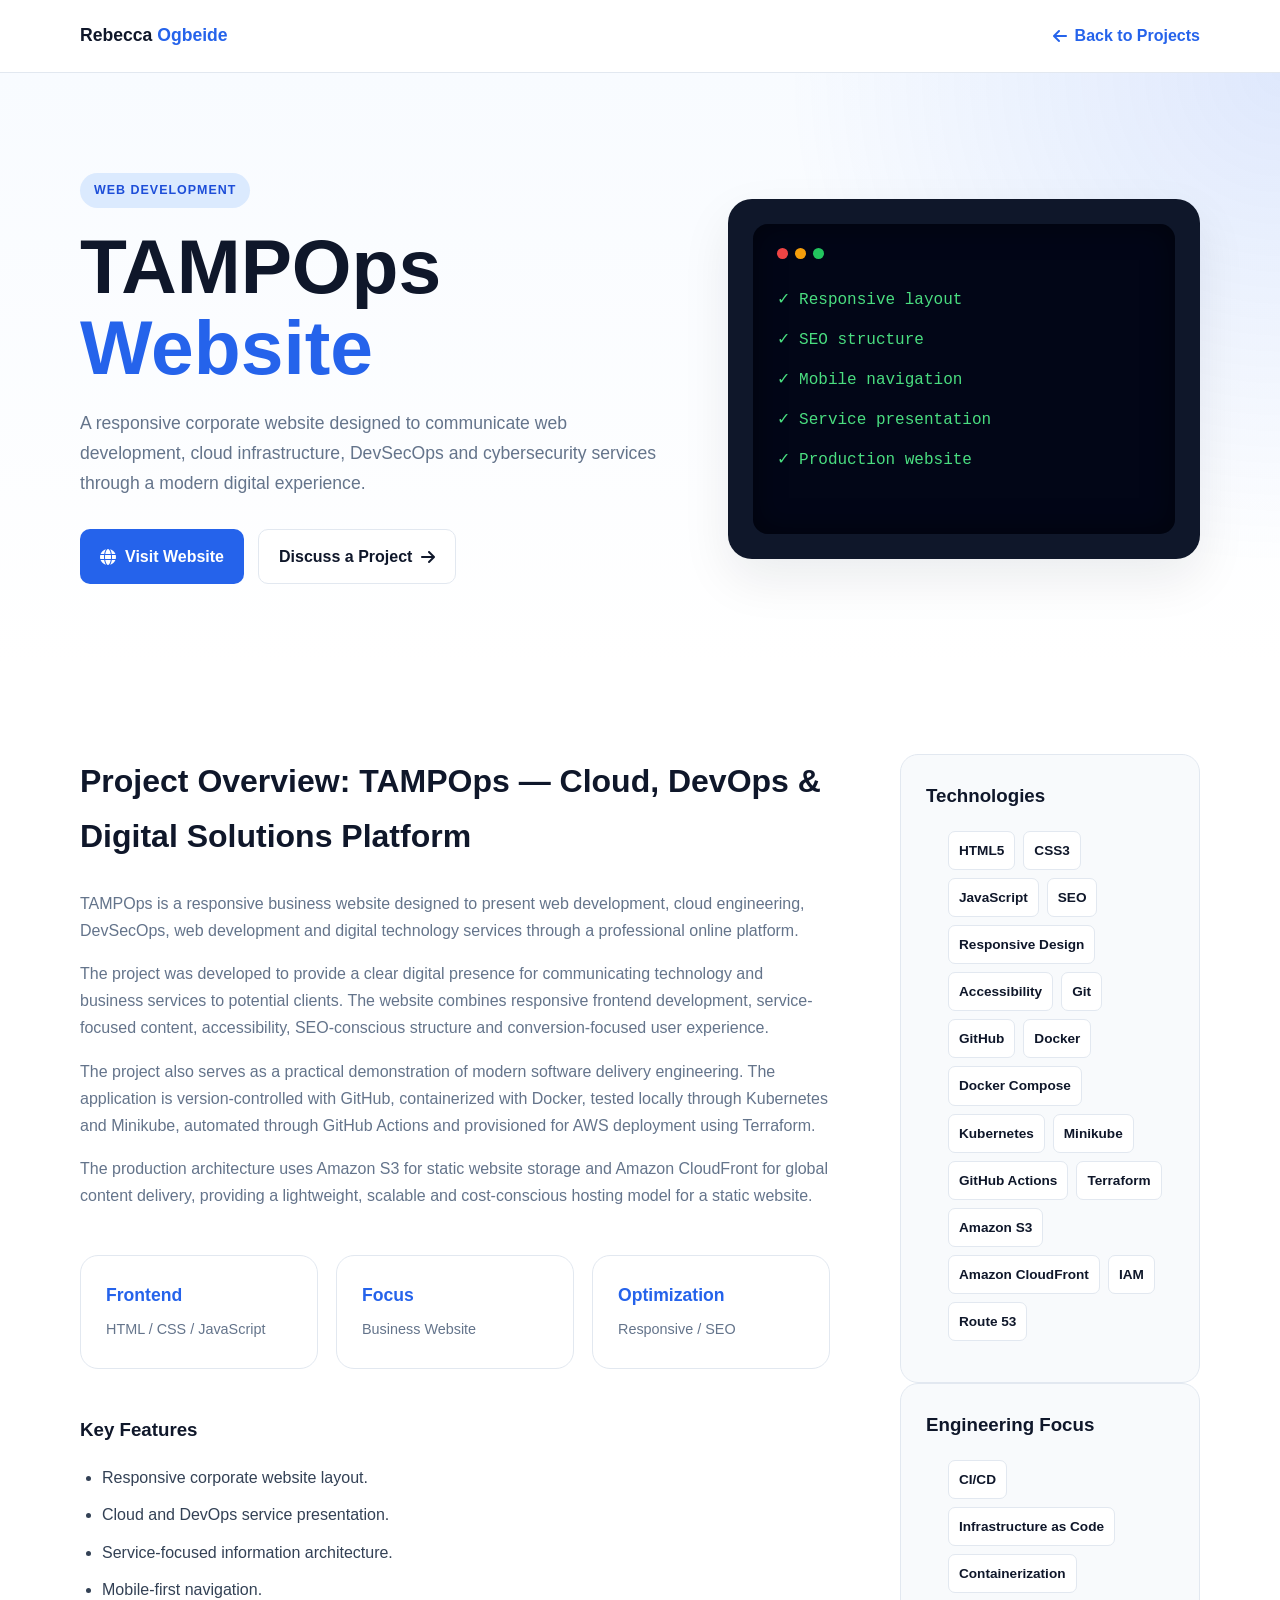
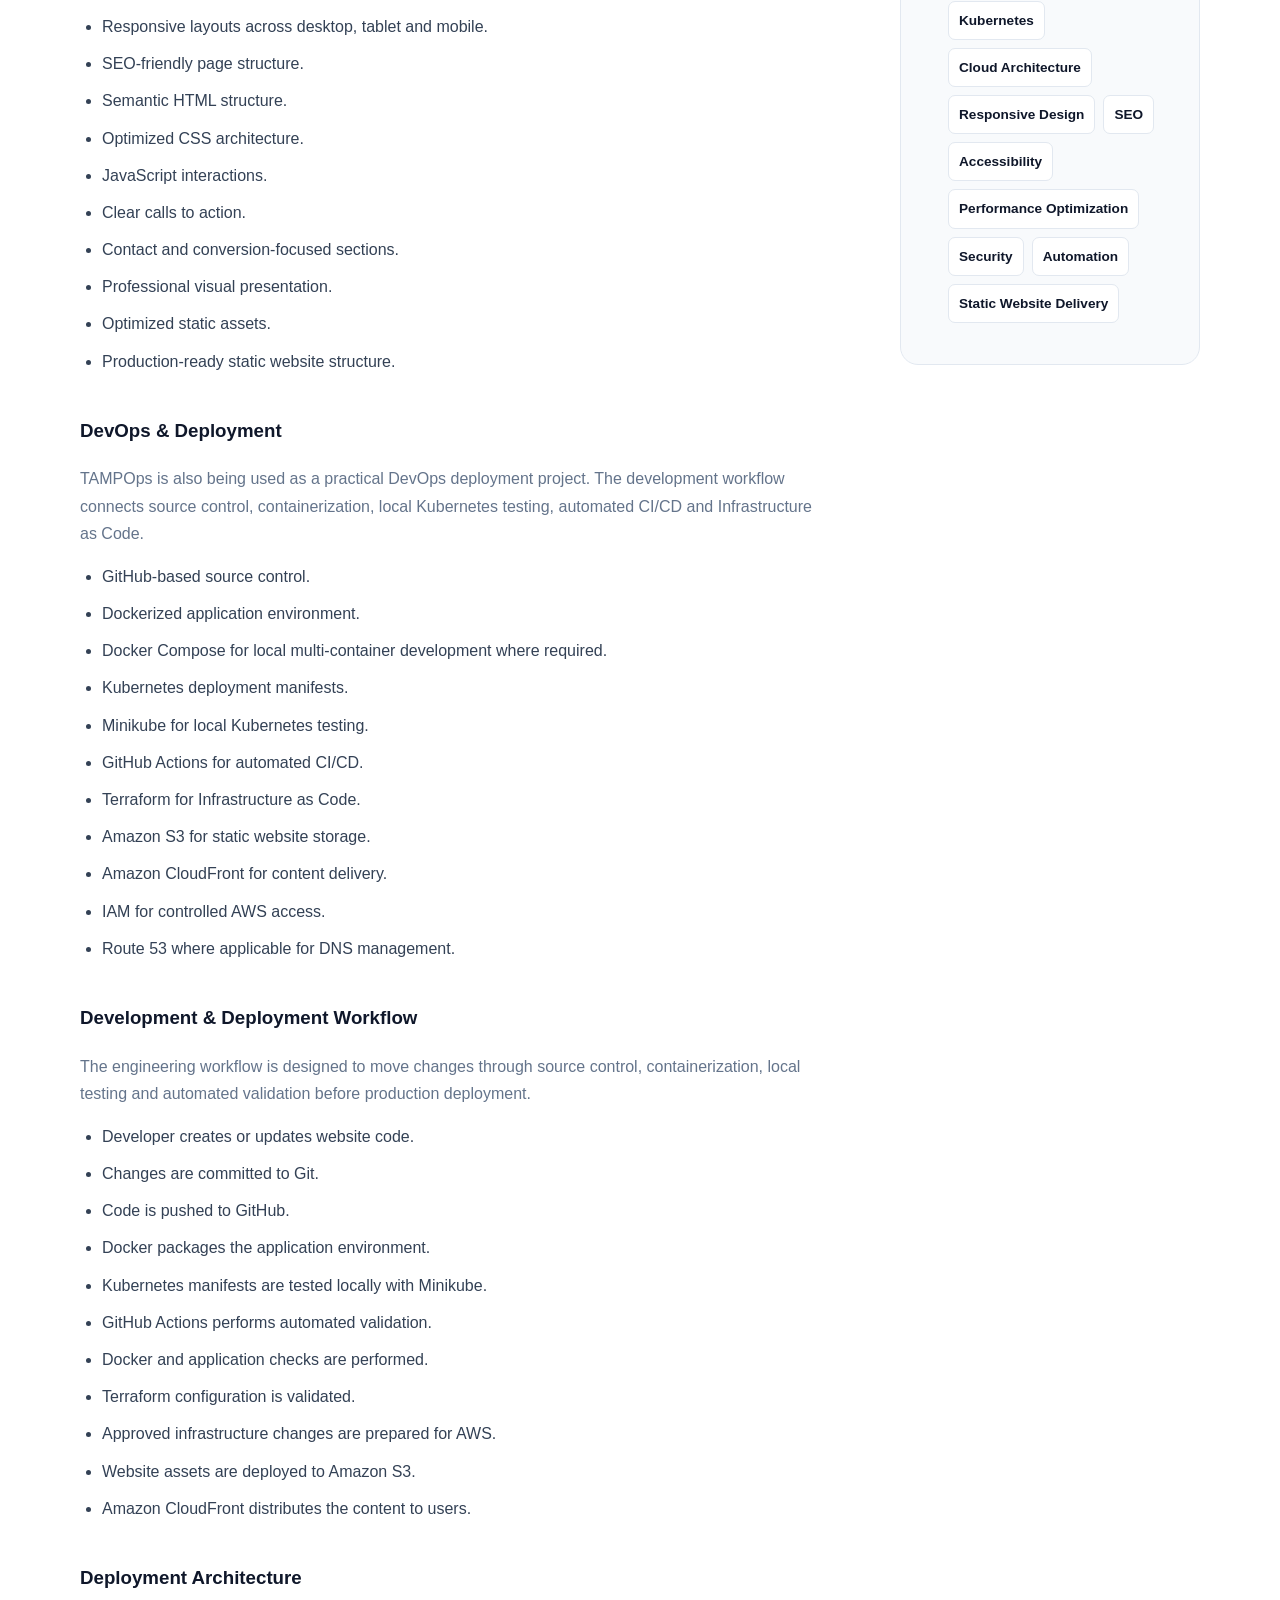
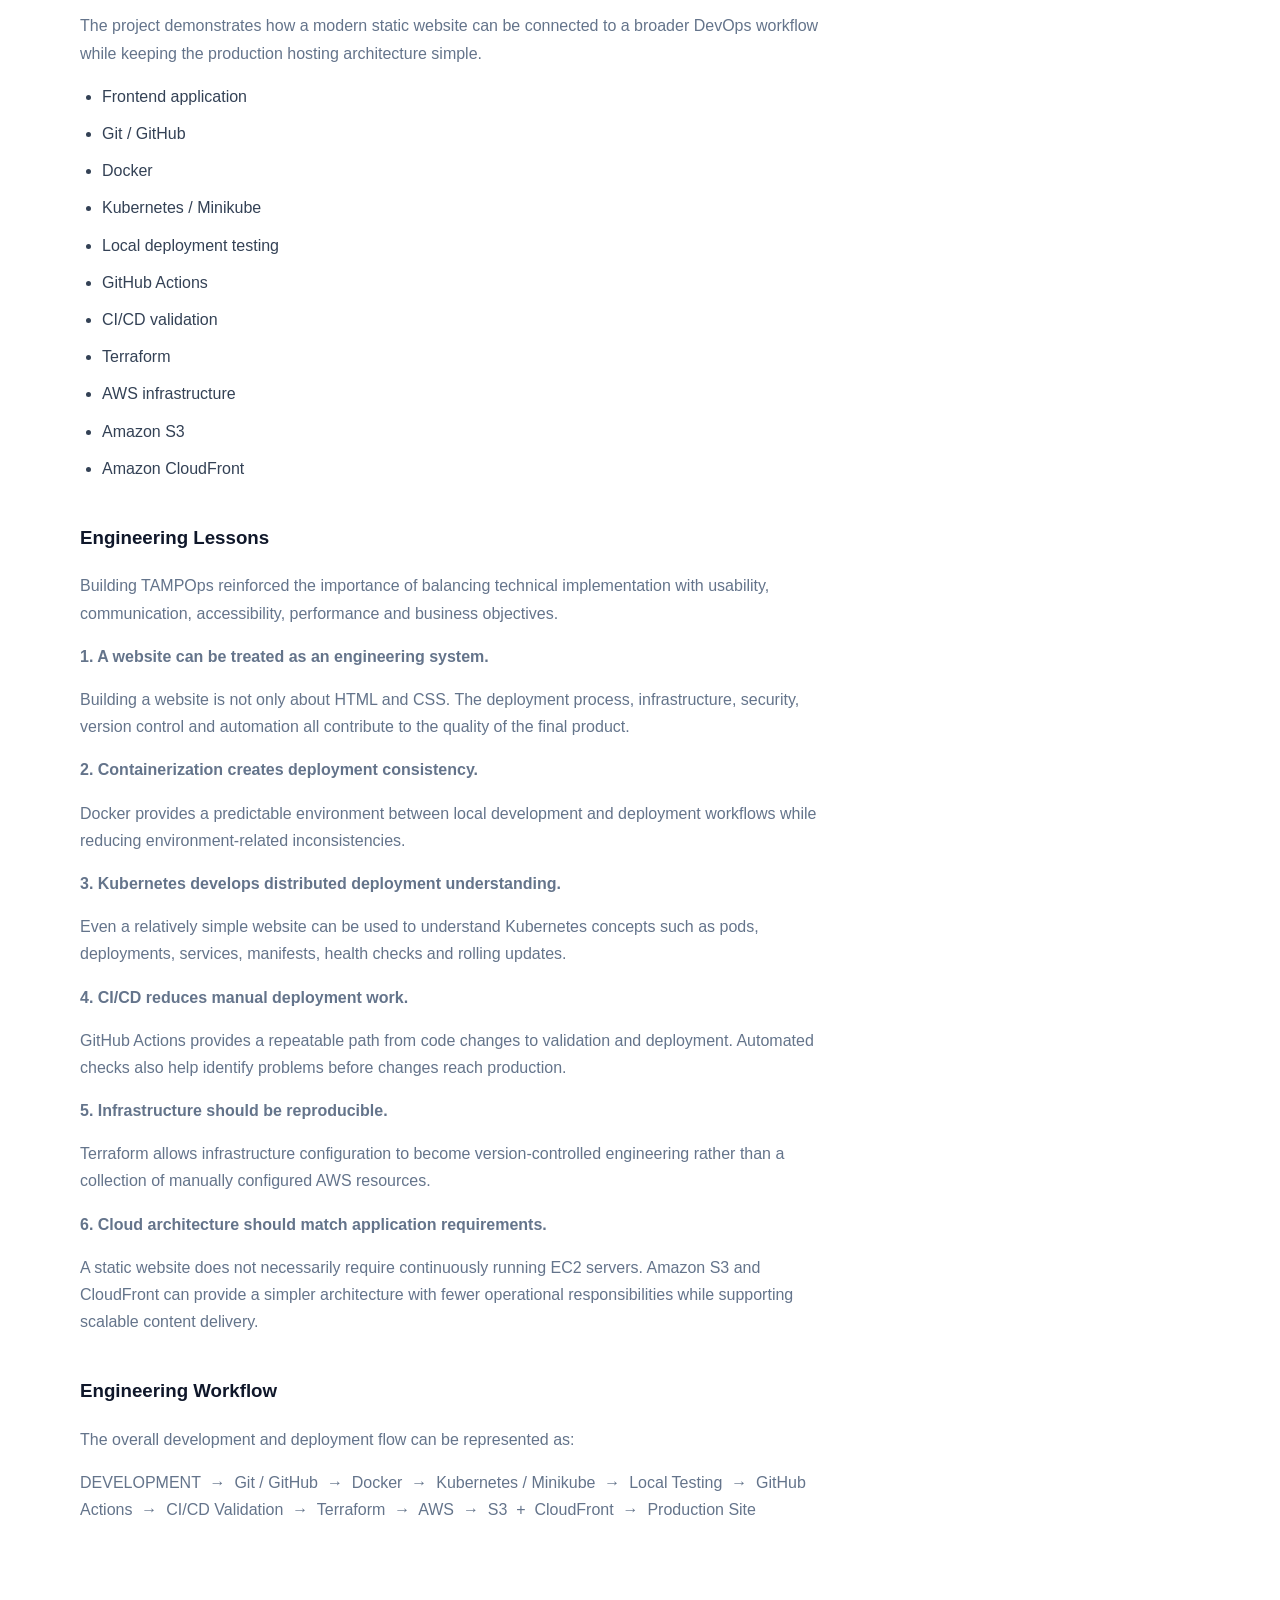
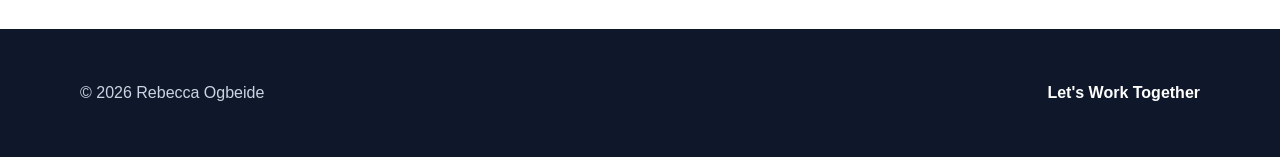
<file: projects/tampops/index.html>
<!DOCTYPE html>
<html lang="en">

<head>

    <meta charset="UTF-8">

    <meta
        name="viewport"
        content="width=device-width, initial-scale=1.0">

    <title>
        TAMPOps Website | Rebecca Ogbeide
    </title>

    <meta
        name="description"
        content="TAMPOps responsive corporate website project by Rebecca Ogbeide.">

    <link
        rel="stylesheet"
        href="../project.css">

    <link
        rel="stylesheet"
        href="https://cdnjs.cloudflare.com/ajax/libs/font-awesome/6.7.2/css/all.min.css">



           <!-- Favicon -->
     <link rel="icon" type="image/png" sizes="32x32" href="../../images/favicon.png">
     <link rel="icon" type="image/png" sizes="16x16" href="../../images/favicon.png">
     <link rel="apple-touch-icon" sizes="180x180" href="../../images/favicon.png">

</head>


<body>


<!-- ==========================================
     HEADER
=========================================== -->

<header class="project-header">

    <div class="project-container project-nav">

        <a
            href="../../index.html"
            class="project-logo">

            Rebecca <span>Ogbeide</span>

        </a>

        <a
            href="../../index.html#projects"
            class="project-back">

            <i class="fas fa-arrow-left"></i>

            Back to Projects

        </a>

    </div>

</header>


<!-- ==========================================
     MAIN CONTENT
=========================================== -->

<main>


    <!-- ==========================================
         PROJECT HERO
    =========================================== -->

    <section class="project-hero">

        <div class="project-container project-hero-grid">

            <div>

                <span class="project-category">
                    WEB DEVELOPMENT
                </span>

                <h1>
                    TAMPOps
                    <span>Website</span>
                </h1>

                <p class="project-hero-description">
                    A responsive corporate website designed to
                    communicate web development, cloud infrastructure, DevSecOps and
                    cybersecurity services through a
                    modern digital experience.
                </p>

                <div class="project-actions">

                    <a
                        href="https://tampops.tampconsulting.space"
                        target="_blank"
                        rel="noopener noreferrer"
                        class="project-button project-button-primary">

                        <i class="fas fa-globe"></i>

                        Visit Website

                    </a>

                    <a
                        href="../../index.html#contact"
                        class="project-button project-button-secondary">

                        Discuss a Project

                        <i class="fas fa-arrow-right"></i>

                    </a>

                </div>

            </div>


            <!-- Project Visual -->

            <div class="project-visual">

                <div class="terminal">

                    <div class="terminal-top">

                        <span></span>
                        <span></span>
                        <span></span>

                    </div>

                    <div class="terminal-line terminal-success">
                        ✓ Responsive layout
                    </div>

                    <div class="terminal-line terminal-success">
                        ✓ SEO structure
                    </div>

                    <div class="terminal-line terminal-success">
                        ✓ Mobile navigation
                    </div>

                    <div class="terminal-line terminal-success">
                        ✓ Service presentation
                    </div>

                    <div class="terminal-line terminal-success">
                        ✓ Production website
                    </div>

                </div>

            </div>

        </div>

    </section>


    <!-- ==========================================
         PROJECT CONTENT
    =========================================== -->

    <section class="project-content">

        <div class="project-container project-content-grid">


            <!-- ==========================================
                 MAIN PROJECT INFORMATION
            =========================================== -->

            <article>

                <h2>
                    Project Overview:
                    TAMPOps — Cloud, DevOps &amp;
                    Digital Solutions Platform
                </h2>

                <p>
                    TAMPOps is a responsive business website
                    designed to present web development, cloud engineering, DevSecOps,
                    web development and digital technology services
                    through a professional online platform.
                </p>

                <p>
                    The project was developed to provide a clear
                    digital presence for communicating technology
                    and business services to potential clients.
                    The website combines responsive frontend
                    development, service-focused content,
                    accessibility, SEO-conscious structure and
                    conversion-focused user experience.
                </p>

                <p>
                    The project also serves as a practical
                    demonstration of modern software delivery
                    engineering. The application is version-controlled
                    with GitHub, containerized with Docker, tested
                    locally through Kubernetes and Minikube,
                    automated through GitHub Actions and provisioned
                    for AWS deployment using Terraform.
                </p>

                <p>
                    The production architecture uses Amazon S3 for
                    static website storage and Amazon CloudFront for
                    global content delivery, providing a lightweight,
                    scalable and cost-conscious hosting model for
                    a static website.
                </p>


                <!-- ==========================================
                     PROJECT METRICS
                =========================================== -->

                <div class="project-metrics">

                    <div class="metric">

                        <strong>
                            Frontend
                        </strong>

                        <span>
                            HTML / CSS / JavaScript
                        </span>

                    </div>

                    <div class="metric">

                        <strong>
                            Focus
                        </strong>

                        <span>
                            Business Website
                        </span>

                    </div>

                    <div class="metric">

                        <strong>
                            Optimization
                        </strong>

                        <span>
                            Responsive / SEO
                        </span>

                    </div>

                </div>


                <!-- ==========================================
                     KEY FEATURES
                =========================================== -->

                <h3>
                    Key Features
                </h3>

                <ul>

                    <li>
                        Responsive corporate website layout.
                    </li>

                    <li>
                        Cloud and DevOps service presentation.
                    </li>

                    <li>
                        Service-focused information architecture.
                    </li>

                    <li>
                        Mobile-first navigation.
                    </li>

                    <li>
                        Responsive layouts across desktop,
                        tablet and mobile.
                    </li>

                    <li>
                        SEO-friendly page structure.
                    </li>

                    <li>
                        Semantic HTML structure.
                    </li>

                    <li>
                        Optimized CSS architecture.
                    </li>

                    <li>
                        JavaScript interactions.
                    </li>

                    <li>
                        Clear calls to action.
                    </li>

                    <li>
                        Contact and conversion-focused sections.
                    </li>

                    <li>
                        Professional visual presentation.
                    </li>

                    <li>
                        Optimized static assets.
                    </li>

                    <li>
                        Production-ready static website structure.
                    </li>

                </ul>


                <!-- ==========================================
                     DEVOPS & DEPLOYMENT
                =========================================== -->

                <h3>
                    DevOps &amp; Deployment
                </h3>

                <p>
                    TAMPOps is also being used as a practical
                    DevOps deployment project. The development
                    workflow connects source control, containerization,
                    local Kubernetes testing, automated CI/CD and
                    Infrastructure as Code.
                </p>

                <ul>

                    <li>
                        GitHub-based source control.
                    </li>

                    <li>
                        Dockerized application environment.
                    </li>

                    <li>
                        Docker Compose for local multi-container
                        development where required.
                    </li>

                    <li>
                        Kubernetes deployment manifests.
                    </li>

                    <li>
                        Minikube for local Kubernetes testing.
                    </li>

                    <li>
                        GitHub Actions for automated CI/CD.
                    </li>

                    <li>
                        Terraform for Infrastructure as Code.
                    </li>

                    <li>
                        Amazon S3 for static website storage.
                    </li>

                    <li>
                        Amazon CloudFront for content delivery.
                    </li>

                    <li>
                        IAM for controlled AWS access.
                    </li>

                    <li>
                        Route 53 where applicable for DNS management.
                    </li>

                </ul>


                <!-- ==========================================
                     DEVELOPMENT WORKFLOW
                =========================================== -->

                <h3>
                    Development &amp; Deployment Workflow
                </h3>

                <p>
                    The engineering workflow is designed to move
                    changes through source control, containerization,
                    local testing and automated validation before
                    production deployment.
                </p>

                <ul>

                    <li>
                        Developer creates or updates website code.
                    </li>

                    <li>
                        Changes are committed to Git.
                    </li>

                    <li>
                        Code is pushed to GitHub.
                    </li>

                    <li>
                        Docker packages the application environment.
                    </li>

                    <li>
                        Kubernetes manifests are tested locally
                        with Minikube.
                    </li>

                    <li>
                        GitHub Actions performs automated validation.
                    </li>

                    <li>
                        Docker and application checks are performed.
                    </li>

                    <li>
                        Terraform configuration is validated.
                    </li>

                    <li>
                        Approved infrastructure changes are
                        prepared for AWS.
                    </li>

                    <li>
                        Website assets are deployed to Amazon S3.
                    </li>

                    <li>
                        Amazon CloudFront distributes the content
                        to users.
                    </li>

                </ul>


                <!-- ==========================================
                     ARCHITECTURE
                =========================================== -->

                <h3>
                    Deployment Architecture
                </h3>

                <p>
                    The project demonstrates how a modern static
                    website can be connected to a broader DevOps
                    workflow while keeping the production hosting
                    architecture simple.
                </p>

                <ul>

                    <li>
                        Frontend application
                    </li>

                    <li>
                        Git / GitHub
                    </li>

                    <li>
                        Docker
                    </li>

                    <li>
                        Kubernetes / Minikube
                    </li>

                    <li>
                        Local deployment testing
                    </li>

                    <li>
                        GitHub Actions
                    </li>

                    <li>
                        CI/CD validation
                    </li>

                    <li>
                        Terraform
                    </li>

                    <li>
                        AWS infrastructure
                    </li>

                    <li>
                        Amazon S3
                    </li>

                    <li>
                        Amazon CloudFront
                    </li>

                </ul>


                <!-- ==========================================
                     ENGINEERING LESSONS
                =========================================== -->

                <h3>
                    Engineering Lessons
                </h3>

                <p>
                    Building TAMPOps reinforced the importance
                    of balancing technical implementation with
                    usability, communication, accessibility,
                    performance and business objectives.
                </p>


                <p>
                    <strong>
                        1. A website can be treated as an
                        engineering system.
                    </strong>
                </p>

                <p>
                    Building a website is not only about HTML and
                    CSS. The deployment process, infrastructure,
                    security, version control and automation all
                    contribute to the quality of the final product.
                </p>


                <p>
                    <strong>
                        2. Containerization creates deployment
                        consistency.
                    </strong>
                </p>

                <p>
                    Docker provides a predictable environment
                    between local development and deployment
                    workflows while reducing environment-related
                    inconsistencies.
                </p>


                <p>
                    <strong>
                        3. Kubernetes develops distributed
                        deployment understanding.
                    </strong>
                </p>

                <p>
                    Even a relatively simple website can be used
                    to understand Kubernetes concepts such as
                    pods, deployments, services, manifests,
                    health checks and rolling updates.
                </p>


                <p>
                    <strong>
                        4. CI/CD reduces manual deployment work.
                    </strong>
                </p>

                <p>
                    GitHub Actions provides a repeatable path from
                    code changes to validation and deployment.
                    Automated checks also help identify problems
                    before changes reach production.
                </p>


                <p>
                    <strong>
                        5. Infrastructure should be reproducible.
                    </strong>
                </p>

                <p>
                    Terraform allows infrastructure configuration
                    to become version-controlled engineering rather
                    than a collection of manually configured AWS
                    resources.
                </p>


                <p>
                    <strong>
                        6. Cloud architecture should match
                        application requirements.
                    </strong>
                </p>

                <p>
                    A static website does not necessarily require
                    continuously running EC2 servers. Amazon S3
                    and CloudFront can provide a simpler architecture
                    with fewer operational responsibilities while
                    supporting scalable content delivery.
                </p>


                <!-- ==========================================
                     ENGINEERING WORKFLOW
                =========================================== -->

                <h3>
                    Engineering Workflow
                </h3>

                <p>
                    The overall development and deployment flow
                    can be represented as:
                </p>

                <p>
                    DEVELOPMENT
                    &nbsp;→&nbsp;
                    Git / GitHub
                    &nbsp;→&nbsp;
                    Docker
                    &nbsp;→&nbsp;
                    Kubernetes / Minikube
                    &nbsp;→&nbsp;
                    Local Testing
                    &nbsp;→&nbsp;
                    GitHub Actions
                    &nbsp;→&nbsp;
                    CI/CD Validation
                    &nbsp;→&nbsp;
                    Terraform
                    &nbsp;→&nbsp;
                    AWS
                    &nbsp;→&nbsp;
                    S3
                    &nbsp;+&nbsp;
                    CloudFront
                    &nbsp;→&nbsp;
                    Production Site
                </p>

            </article>


            <!-- ==========================================
                 PROJECT SIDEBAR
            =========================================== -->

            <aside class="project-sidebar">

                <div class="project-sidebar-card">

                    <h3>
                        Technologies
                    </h3>

                    <ul class="tech-list">

                        <li>HTML5</li>
                        <li>CSS3</li>
                        <li>JavaScript</li>
                        <li>SEO</li>
                        <li>Responsive Design</li>
                        <li>Accessibility</li>

                        <li>Git</li>
                        <li>GitHub</li>

                        <li>Docker</li>
                        <li>Docker Compose</li>

                        <li>Kubernetes</li>
                        <li>Minikube</li>

                        <li>GitHub Actions</li>

                        <li>Terraform</li>

                        <li>Amazon S3</li>
                        <li>Amazon CloudFront</li>
                        <li>IAM</li>
                        <li>Route 53</li>

                    </ul>

                </div>


                <div class="project-sidebar-card">

                    <h3>
                        Engineering Focus
                    </h3>

                    <ul class="tech-list">

                        <li>CI/CD</li>
                        <li>Infrastructure as Code</li>
                        <li>Containerization</li>
                        <li>Kubernetes</li>
                        <li>Cloud Architecture</li>
                        <li>Responsive Design</li>
                        <li>SEO</li>
                        <li>Accessibility</li>
                        <li>Performance Optimization</li>
                        <li>Security</li>
                        <li>Automation</li>
                        <li>Static Website Delivery</li>

                    </ul>

                </div>

            </aside>

        </div>

    </section>

</main>


<!-- ==========================================
     FOOTER
=========================================== -->

<footer class="project-footer">

    <div class="project-container project-footer-inner">

        <span>

            © <span data-project-year></span>
            Rebecca Ogbeide

        </span>

        <a href="../../index.html#contact">

            Let's Work Together

        </a>

    </div>

</footer>


<!-- ==========================================
     JAVASCRIPT
=========================================== -->

<script src="../project.js"></script>

</body>

</html>
</file>
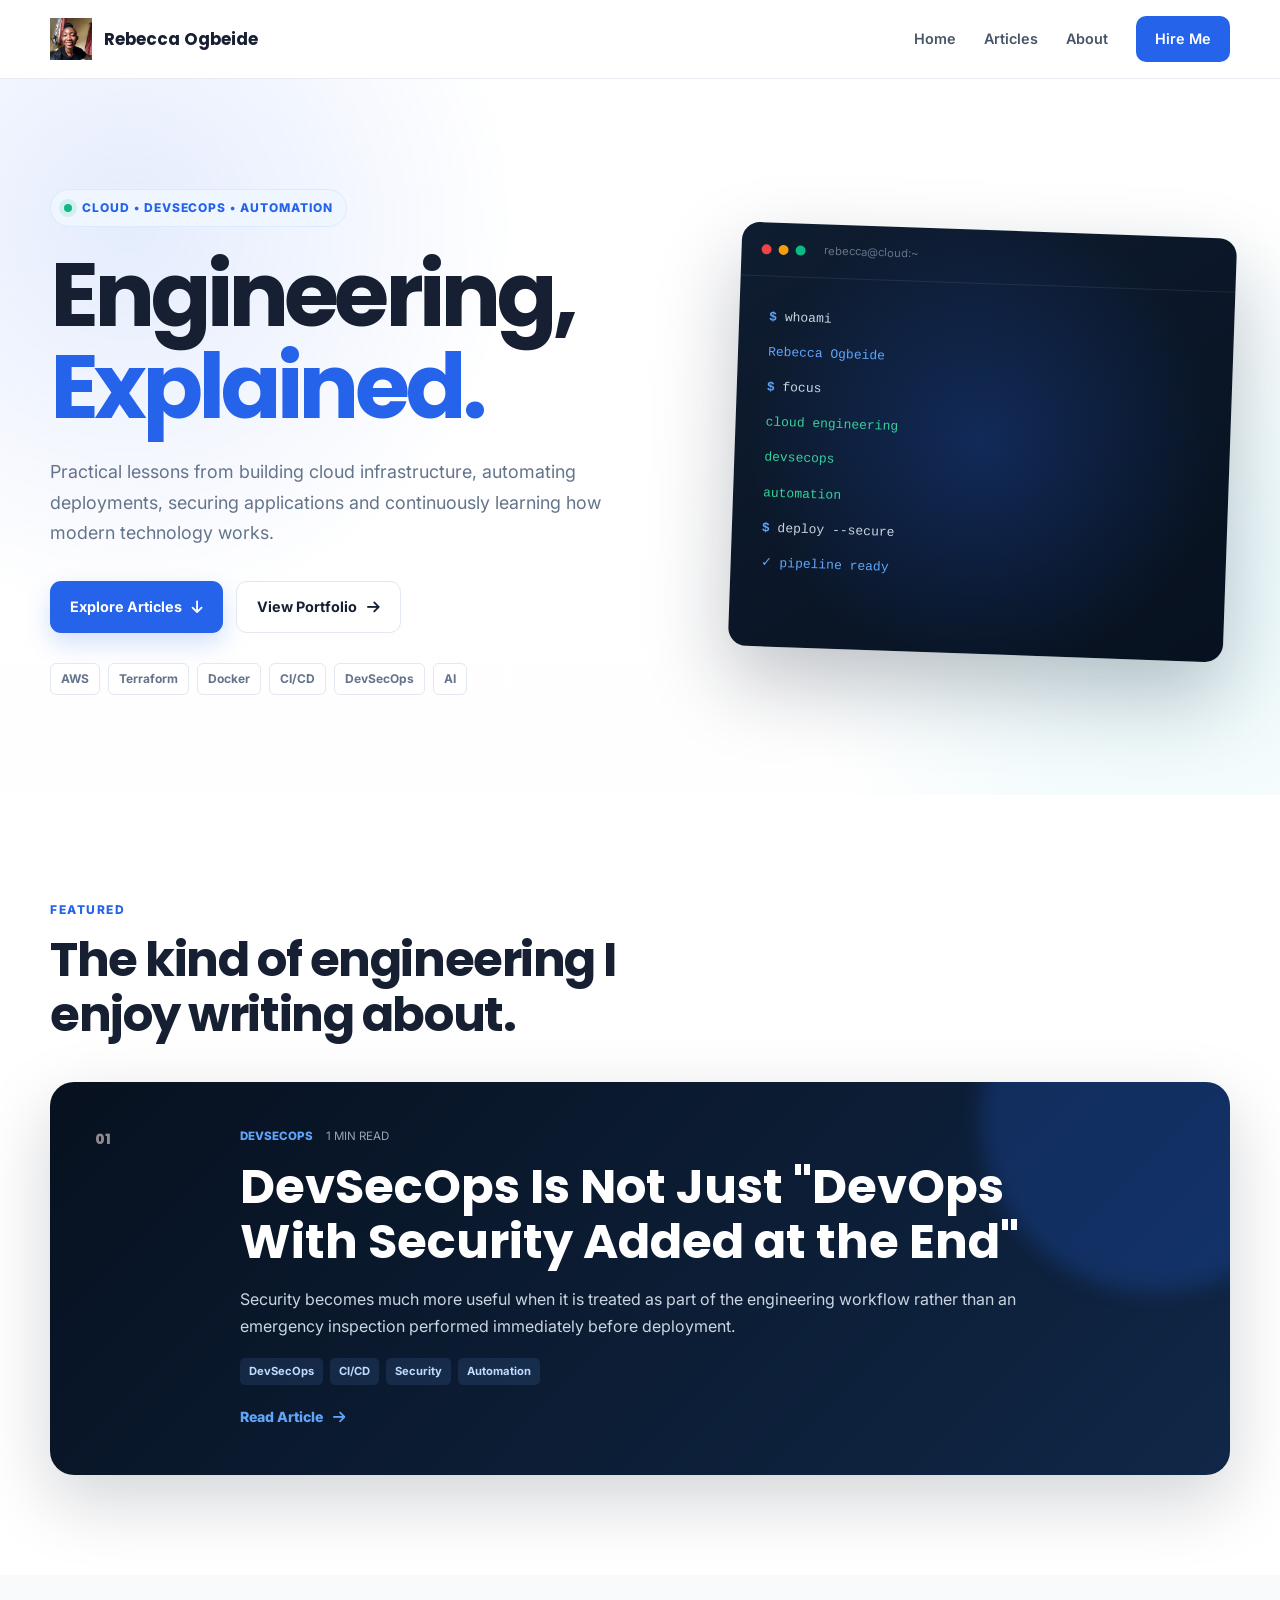
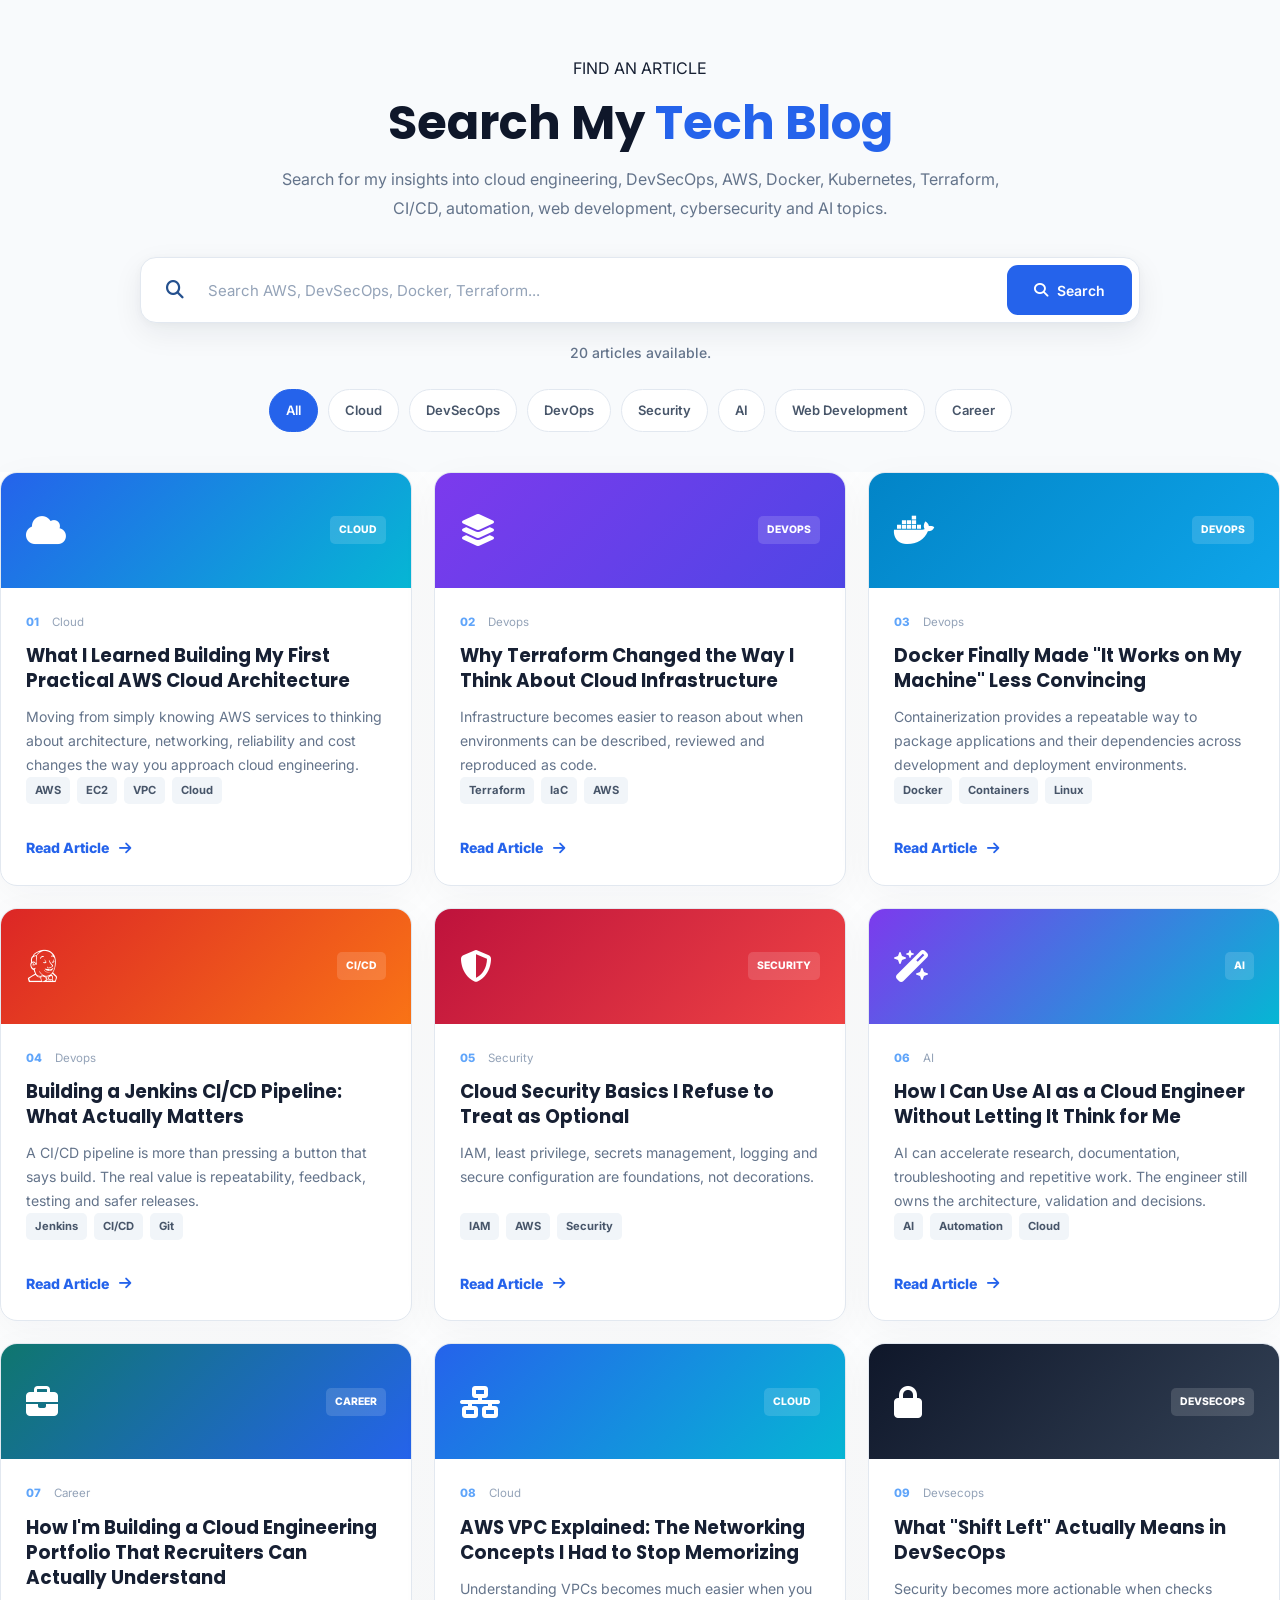
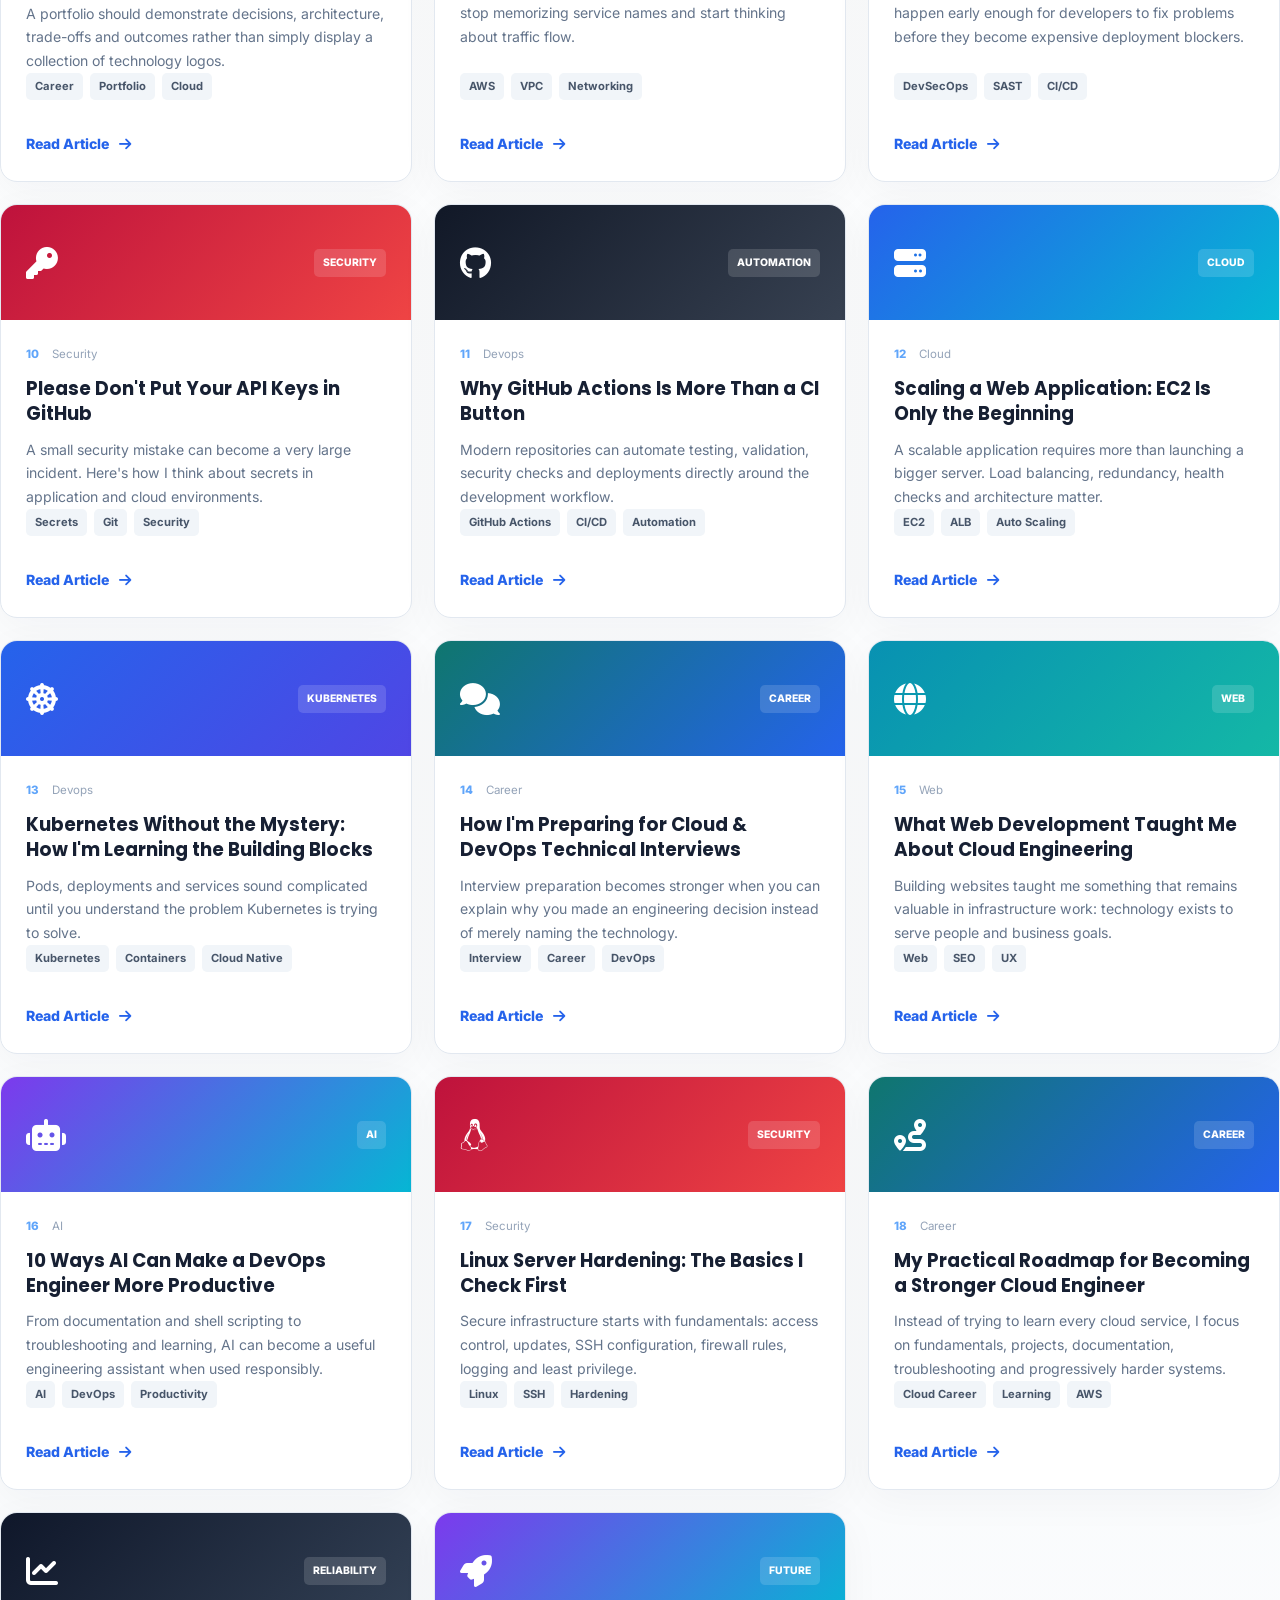
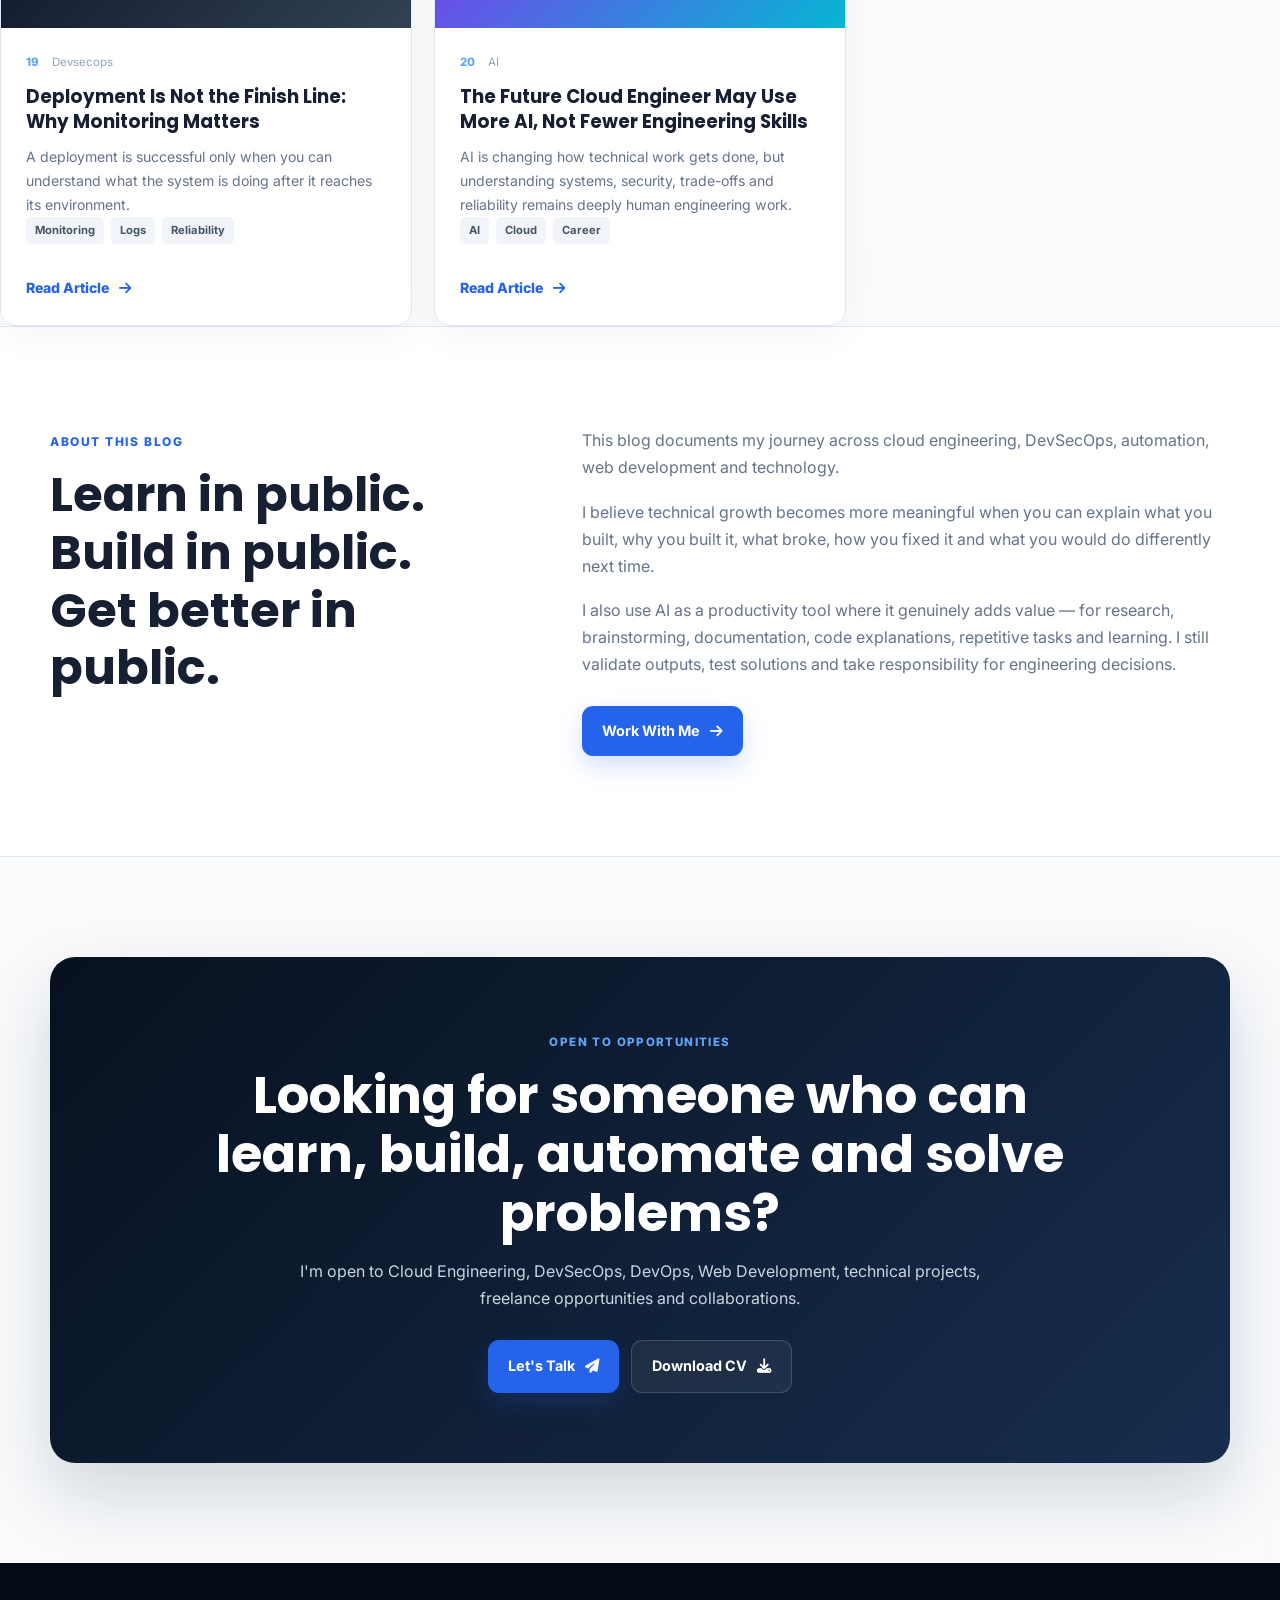
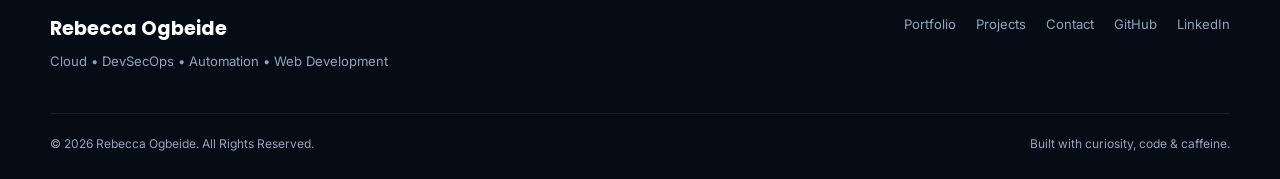
<file: blog.html>
<!DOCTYPE html>
<html lang="en">

<head>

    <meta charset="UTF-8">

    <meta name="viewport"
          content="width=device-width, initial-scale=1.0">

    <title>
        Rebecca Ogbeide | Cloud, DevSecOps & Technology Blog
    </title>

    <meta name="description"
          content="Rebecca Ogbeide's technology blog covering Cloud Engineering, AWS, DevSecOps, CI/CD, Docker, Kubernetes, Terraform, automation, cybersecurity, web development and AI-assisted engineering.">

    <meta name="keywords"
          content="Rebecca Ogbeide blog, Cloud Engineer blog, DevSecOps blog, AWS blog, AWS Cloud Engineer, DevOps blog, Terraform, Docker, Kubernetes, Jenkins, CI/CD, Cloud Security, Infrastructure as Code, AI DevOps">

    <meta name="author"
          content="Rebecca Ogbeide">

    <meta name="robots"
          content="index, follow">

    <meta name="theme-color"
          content="#2563EB">

    <link rel="canonical"
          href="https://portfolio.tampconsulting.space/blog.html">

    <link rel="icon"
          type="image/png"
          sizes="32x32"
          href="images/favicon.png">

    <link rel="apple-touch-icon"
          sizes="180x180"
          href="images/favicon.png">

    <!-- Open Graph -->

    <meta property="og:title"
          content="Rebecca Ogbeide | Cloud & DevSecOps Blog">

    <meta property="og:description"
          content="Practical articles about Cloud Engineering, DevSecOps, AWS, automation, CI/CD, security and modern technology.">

    <meta property="og:type"
          content="website">

    <meta property="og:url"
          content="https://portfolio.tampconsulting.space/blog.html">

    <meta property="og:image"
          content="https://portfolio.tampconsulting.space/images/preview.png">

    <meta property="og:locale"
          content="en_NG">

    <!-- Fonts -->

    <link rel="preconnect"
          href="https://fonts.googleapis.com">

    <link rel="preconnect"
          href="https://fonts.gstatic.com"
          crossorigin>

    <link href="https://fonts.googleapis.com/css2?family=Inter:wght@300;400;500;600;700&family=Poppins:wght@500;600;700;800&display=swap"
          rel="stylesheet">

    <!-- Font Awesome -->

    <link rel="stylesheet"
          href="https://cdnjs.cloudflare.com/ajax/libs/font-awesome/6.7.2/css/all.min.css">

    <link rel="stylesheet"
          href="css/blog.css">

    <link rel="stylesheet" href="css/blog-search.css">


    <!-- Structured Data -->

    <script type="application/ld+json">

    {
        "@context": "https://schema.org",
        "@type": "Blog",
        "name": "Rebecca Ogbeide Technology Blog",
        "description": "Cloud Engineering, DevSecOps, AWS, automation, cybersecurity and technology articles by Rebecca Ogbeide.",
        "url": "https://portfolio.tampconsulting.space/blog.html",
        "author": {
            "@type": "Person",
            "name": "Rebecca Ogbeide",
            "url": "https://portfolio.tampconsulting.space/"
        }
    }

    </script>

</head>


<body>


<!-- =========================================
     HEADER
========================================= -->

<header class="blog-header">

    <div class="blog-container nav-wrapper">

        <a href="index.html"
           class="blog-logo">

            <img src="images/logo.png"
                 alt="Rebecca Ogbeide">

            <span>
                Rebecca Ogbeide
            </span>

        </a>


        <nav class="blog-nav"
             id="blogNav">

            <a href="index.html">
                Home
            </a>

            <a href="#articles-blog">
                Articles
            </a>

            <a href="#about-blog">
                About
            </a>

            <a href="index.html#contact"
               class="blog-hire-btn">

                Hire Me

            </a>

        </nav>


        <button class="blog-menu-toggle"
                id="blogMenuToggle"
                aria-label="Open navigation">

            <i class="fas fa-bars"></i>

        </button>

    </div>

</header>


<!-- =========================================
     HERO
========================================= -->

<main>

<section class="blog-hero">

    <div class="blog-container blog-hero-grid">

        <div class="blog-hero-content">

            <span class="blog-eyebrow">

                <span class="status-dot"></span>

                CLOUD • DEVSECOPS • AUTOMATION

            </span>


            <h1>

                Engineering,
                <span>Explained.</span>

            </h1>


            <p class="blog-hero-text">

                Practical lessons from building cloud infrastructure,
                automating deployments, securing applications and
                continuously learning how modern technology works.

            </p>


            <div class="blog-hero-actions">

                <a href="#articles-blog"
                   class="primary-btn">

                    Explore Articles

                    <i class="fas fa-arrow-down"></i>

                </a>


                <a href="index.html"
                   class="secondary-btn">

                    View Portfolio

                    <i class="fas fa-arrow-right"></i>

                </a>

            </div>


            <div class="hero-keywords">

                <span>AWS</span>
                <span>Terraform</span>
                <span>Docker</span>
                <span>CI/CD</span>
                <span>DevSecOps</span>
                <span>AI</span>

            </div>

        </div>


        <div class="blog-hero-visual">

            <div class="terminal-card">

                <div class="terminal-top">

                    <span></span>
                    <span></span>
                    <span></span>

                    <small>
                        rebecca@cloud:~
                    </small>

                </div>


                <div class="terminal-body">

                    <p>
                        <b>$</b>
                        whoami
                    </p>

                    <p class="terminal-blue">
                        Rebecca Ogbeide
                    </p>

                    <p>
                        <b>$</b>
                        focus
                    </p>

                    <p class="terminal-green">
                        cloud engineering
                    </p>

                    <p class="terminal-green">
                        devsecops
                    </p>

                    <p class="terminal-green">
                        automation
                    </p>

                    <p>
                        <b>$</b>
                        deploy --secure
                    </p>

                    <p class="terminal-blue">
                        ✓ pipeline ready
                    </p>

                </div>

            </div>

        </div>

    </div>

</section>


<!-- =========================================
     FEATURED ARTICLE
========================================= -->

<section class="featured-section" id="featured-blog">

    <div class="blog-container">

        <div class="section-heading">

            <span>
                FEATURED
            </span>

            <h2>
                The kind of engineering I enjoy writing about.
            </h2>

        </div>


        <article class="featured-article"
                 data-category="DevSecOps">

            <div class="featured-number">
                01
            </div>


            <div class="featured-content">

                <div class="article-meta">

                    <span>
                        DEVSECOPS
                    </span>

                    <span>
                        1 MIN READ
                    </span>

                </div>


                <h3>
                    DevSecOps Is Not Just "DevOps With Security Added at the End"
                </h3>


                <p>

                    Security becomes much more useful when it is treated
                    as part of the engineering workflow rather than an
                    emergency inspection performed immediately before
                    deployment.

                </p>


                <div class="article-tags">

                    <span>DevSecOps</span>
                    <span>CI/CD</span>
                    <span>Security</span>
                    <span>Automation</span>

                </div>


                <button class="read-article"
                        data-article="1">

                    Read Article

                    <i class="fas fa-arrow-right"></i>

                </button>

            </div>

        </article>

    </div>

</section>


       
        <!-- ==========================================
     BLOG SEARCH & FILTER
========================================== -->

<section class="blog-search-section" 
           id="articles-blog" aria-label="Search blog posts">

    <div class="container">

        <div class="blog-search-wrapper">

            <div class="blog-search-heading">

                <span class="section-tag">
                    FIND AN ARTICLE
                </span>

                <h2>
                    Search My <span>Tech Blog</span>
                </h2>

                <p>
                    Search for my insights into cloud engineering, DevSecOps, AWS,
                    Docker, Kubernetes, Terraform, CI/CD, automation,
                    web development, cybersecurity and AI topics.
                </p>

            </div>


            <!-- SEARCH FORM -->

            <form
                class="blog-search-form"
                id="blogSearchForm"
                role="search"
                autocomplete="off"
            >

                <label
                    for="blogSearchInput"
                    class="sr-only"
                >
                    Search blog posts
                </label>

                <div class="blog-search-box">

                    <i
                        class="fas fa-magnifying-glass search-icon"
                        aria-hidden="true">
                    </i>

                    <input
                        type="search"
                        id="blogSearchInput"
                        name="search"
                        placeholder="Search AWS, DevSecOps, Docker, Terraform..."
                        aria-label="Search blog posts"
                    >


                     <button
                        type="button"
                        class="blog-search-clear"
                        id="blogSearchClear"
                        aria-label="Clear search"
                        title="Clear search"
                    >

                        <i class="fas fa-xmark"></i>

                    </button>
                    

                    <button
                        type="submit"
                        class="blog-search-btn"
                        id="blogSearchButton"
                    >

                        <i class="fas fa-search"></i>

                        <span>Search</span>

                    </button>

                </div>

            </form>


            <!-- SEARCH RESULTS INFO -->

            <div
                class="blog-search-status"
                id="blogSearchStatus"
                aria-live="polite"
            ></div>


            <!-- CATEGORY FILTERS -->
<div class="blog-category-filters">

    <button
        type="button"
        class="category-filter active"
        data-category="all"
    >
        All
    </button>

    <button
        type="button"
        class="category-filter"
        data-category="cloud"
    >
        Cloud
    </button>

    <button
        type="button"
        class="category-filter"
        data-category="devsecops"
    >
        DevSecOps
    </button>

    <button
        type="button"
        class="category-filter"
        data-category="devops"
    >
        DevOps
    </button>

    <button
        type="button"
        class="category-filter"
        data-category="security"
    >
        Security
    </button>

    <button
        type="button"
        class="category-filter"
        data-category="ai"
    >
        AI
    </button>

    <button
        type="button"
        class="category-filter"
        data-category="web"
    >
        Web Development
    </button>

    <button
        type="button"
        class="category-filter"
        data-category="career"
    >
        Career
    </button>

</div>

        </div>

    </div>

</section>



        <!-- Article Grid -->

        <div class="article-grid"
             id="articleGrid">


            <!-- ARTICLE 1 -->

            <article class="article-card"
                     data-category="Cloud"
                     data-search="AWS cloud engineering cloud engineer beginner architecture">

                <div class="article-card-top cloud">

                    <i class="fas fa-cloud"></i>

                    <span>
                        CLOUD
                    </span>

                </div>

                <div class="article-card-body">

                    <div class="article-meta">
                        <span>01</span>
                        <span> Cloud</span>
                    </div>

                    <h3>
                        What I Learned Building My First Practical AWS Cloud Architecture
                    </h3>

                    <p>
                        Moving from simply knowing AWS services to
                        thinking about architecture, networking,
                        reliability and cost changes the way you
                        approach cloud engineering.
                    </p>

                    <div class="article-tags">
                        <span>AWS</span>
                        <span>EC2</span>
                        <span>VPC</span>
                        <span>Cloud</span>
                    </div>

                    <button class="read-article"
                            data-article="2">
                        Read Article
                        <i class="fas fa-arrow-right"></i>
                    </button>

                </div>

            </article>


            <!-- ARTICLE 2 -->

            <article class="article-card"
                     data-category="DevOps"
                     data-search="Terraform infrastructure as code IaC cloud automation AWS">

                <div class="article-card-top terraform">

                    <i class="fas fa-layer-group"></i>

                    <span>
                        DEVOPS
                    </span>

                </div>

                <div class="article-card-body">

                    <div class="article-meta">
                        <span>02</span>
                        <span>Devops</span>
                    </div>

                    <h3>
                        Why Terraform Changed the Way I Think About Cloud Infrastructure
                    </h3>

                    <p>
                        Infrastructure becomes easier to reason about
                        when environments can be described, reviewed
                        and reproduced as code.
                    </p>

                    <div class="article-tags">
                        <span>Terraform</span>
                        <span>IaC</span>
                        <span>AWS</span>
                    </div>

                    <button class="read-article"
                            data-article="3">
                        Read Article
                        <i class="fas fa-arrow-right"></i>
                    </button>

                </div>

            </article>


            <!-- ARTICLE 3 -->

            <article class="article-card"
                     data-category="DevOps"
                     data-search="Docker containers Dockerfile containerization deployment">

                <div class="article-card-top docker">

                    <i class="fab fa-docker"></i>

                    <span>
                        DEVOPS
                    </span>

                </div>

                <div class="article-card-body">

                    <div class="article-meta">
                        <span>03</span>
                        <span>Devops</span>
                    </div>

                    <h3>
                        Docker Finally Made "It Works on My Machine" Less Convincing
                    </h3>

                    <p>
                        Containerization provides a repeatable way to
                        package applications and their dependencies
                        across development and deployment environments.
                    </p>

                    <div class="article-tags">
                        <span>Docker</span>
                        <span>Containers</span>
                        <span>Linux</span>
                    </div>

                    <button class="read-article"
                            data-article="4">
                        Read Article
                        <i class="fas fa-arrow-right"></i>
                    </button>

                </div>

            </article>


            <!-- ARTICLE 4 -->

            <article class="article-card"
                     data-category="DevOps"
                     data-search="Jenkins CI CD continuous integration continuous delivery automation">

                <div class="article-card-top jenkins">

                    <i class="fab fa-jenkins"></i>

                    <span>
                        CI/CD
                    </span>

                </div>

                <div class="article-card-body">

                    <div class="article-meta">
                        <span>04</span>
                        <span>Devops</span>
                    </div>

                    <h3>
                        Building a Jenkins CI/CD Pipeline: What Actually Matters
                    </h3>

                    <p>
                        A CI/CD pipeline is more than pressing a button
                        that says build. The real value is repeatability,
                        feedback, testing and safer releases.
                    </p>

                    <div class="article-tags">
                        <span>Jenkins</span>
                        <span>CI/CD</span>
                        <span>Git</span>
                    </div>

                    <button class="read-article"
                            data-article="5">
                        Read Article
                        <i class="fas fa-arrow-right"></i>
                    </button>

                </div>

            </article>


            <!-- ARTICLE 5 -->

            <article class="article-card"
                     data-category="Security"
                     data-search="cloud security IAM AWS least privilege DevSecOps">

                <div class="article-card-top security">

                    <i class="fas fa-shield-halved"></i>

                    <span>
                        SECURITY
                    </span>

                </div>

                <div class="article-card-body">

                    <div class="article-meta">
                        <span>05</span>
                        <span>Security</span>
                    </div>

                    <h3>
                        Cloud Security Basics I Refuse to Treat as Optional
                    </h3>

                    <p>
                        IAM, least privilege, secrets management,
                        logging and secure configuration are foundations,
                        not decorations.
                    </p>

                    <div class="article-tags">
                        <span>IAM</span>
                        <span>AWS</span>
                        <span>Security</span>
                    </div>

                    <button class="read-article"
                            data-article="6">
                        Read Article
                        <i class="fas fa-arrow-right"></i>
                    </button>

                </div>

            </article>


            <!-- ARTICLE 6 -->

            <article class="article-card"
                     data-category="AI"
                     data-search="AI DevOps artificial intelligence cloud engineer automation ChatGPT">

                <div class="article-card-top ai">

                    <i class="fas fa-wand-magic-sparkles"></i>

                    <span>
                        AI
                    </span>

                </div>

                <div class="article-card-body">

                    <div class="article-meta">
                        <span>06</span>
                        <span>AI</span>
                    </div>

                    <h3>
                        How I Can Use AI as a Cloud Engineer Without Letting It Think for Me
                    </h3>

                    <p>
                        AI can accelerate research, documentation,
                        troubleshooting and repetitive work. The engineer
                        still owns the architecture, validation and decisions.
                    </p>

                    <div class="article-tags">
                        <span>AI</span>
                        <span>Automation</span>
                        <span>Cloud</span>
                    </div>

                    <button class="read-article"
                            data-article="7">
                        Read Article
                        <i class="fas fa-arrow-right"></i>
                    </button>

                </div>

            </article>


            <!-- ARTICLE 7 -->

            <article class="article-card"
                     data-category="Career"
                     data-search="cloud engineer career portfolio projects job interview DevOps career">

                <div class="article-card-top career">

                    <i class="fas fa-briefcase"></i>

                    <span>
                        CAREER
                    </span>

                </div>

                <div class="article-card-body">

                    <div class="article-meta">
                        <span>07</span>
                        <span>Career</span>
                    </div>

                    <h3>
                        How I'm Building a Cloud Engineering Portfolio That Recruiters Can Actually Understand
                    </h3>

                    <p>
                        A portfolio should demonstrate decisions,
                        architecture, trade-offs and outcomes rather
                        than simply display a collection of technology logos.
                    </p>

                    <div class="article-tags">
                        <span>Career</span>
                        <span>Portfolio</span>
                        <span>Cloud</span>
                    </div>

                    <button class="read-article"
                            data-article="8">
                        Read Article
                        <i class="fas fa-arrow-right"></i>
                    </button>

                </div>

            </article>


            <!-- ARTICLE 8 -->

            <article class="article-card"
                     data-category="Cloud"
                     data-search="AWS VPC networking subnet route table internet gateway cloud networking">

                <div class="article-card-top cloud">

                    <i class="fas fa-network-wired"></i>

                    <span>
                        CLOUD
                    </span>

                </div>

                <div class="article-card-body">

                    <div class="article-meta">
                        <span>08</span>
                        <span>Cloud</span>
                    </div>

                    <h3>
                        AWS VPC Explained: The Networking Concepts I Had to Stop Memorizing
                    </h3>

                    <p>
                        Understanding VPCs becomes much easier when you
                        stop memorizing service names and start thinking
                        about traffic flow.
                    </p>

                    <div class="article-tags">
                        <span>AWS</span>
                        <span>VPC</span>
                        <span>Networking</span>
                    </div>

                    <button class="read-article"
                            data-article="9">
                        Read Article
                        <i class="fas fa-arrow-right"></i>
                    </button>

                </div>

            </article>


            <!-- ARTICLE 9 -->

            <article class="article-card"
                     data-category="DevSecOps"
                     data-search="DevSecOps security pipeline vulnerability scanning CI CD shift left">

                <div class="article-card-top devsecops">

                    <i class="fas fa-lock"></i>

                    <span>
                        DEVSECOPS
                    </span>

                </div>

                <div class="article-card-body">

                    <div class="article-meta">
                        <span>09</span>
                        <span>Devsecops</span>
                    </div>

                    <h3>
                        What "Shift Left" Actually Means in DevSecOps
                    </h3>

                    <p>
                        Security becomes more actionable when checks
                        happen early enough for developers to fix problems
                        before they become expensive deployment blockers.
                    </p>

                    <div class="article-tags">
                        <span>DevSecOps</span>
                        <span>SAST</span>
                        <span>CI/CD</span>
                    </div>

                    <button class="read-article"
                            data-article="10">
                        Read Article
                        <i class="fas fa-arrow-right"></i>
                    </button>

                </div>

            </article>


            <!-- ARTICLE 10 -->

            <article class="article-card"
                     data-category="Security"
                     data-search="secrets API keys environment variables GitHub security DevOps">

                <div class="article-card-top security">

                    <i class="fas fa-key"></i>

                    <span>
                        SECURITY
                    </span>

                </div>

                <div class="article-card-body">

                    <div class="article-meta">
                        <span>10</span>
                        <span>Security</span>
                    </div>

                    <h3>
                        Please Don't Put Your API Keys in GitHub
                    </h3>

                    <p>
                        A small security mistake can become a very large
                        incident. Here's how I think about secrets in
                        application and cloud environments.
                    </p>

                    <div class="article-tags">
                        <span>Secrets</span>
                        <span>Git</span>
                        <span>Security</span>
                    </div>

                    <button class="read-article"
                            data-article="11">
                        Read Article
                        <i class="fas fa-arrow-right"></i>
                    </button>

                </div>

            </article>


            <!-- ARTICLE 11 -->

            <article class="article-card"
                     data-category="DevOps"
                     data-search="GitHub Actions CI CD automation deployment DevOps">

                <div class="article-card-top github">

                    <i class="fab fa-github"></i>

                    <span>
                        AUTOMATION
                    </span>

                </div>

                <div class="article-card-body">

                    <div class="article-meta">
                        <span>11</span>
                        <span>Devops</span>
                    </div>

                    <h3>
                        Why GitHub Actions Is More Than a CI Button
                    </h3>

                    <p>
                        Modern repositories can automate testing,
                        validation, security checks and deployments
                        directly around the development workflow.
                    </p>

                    <div class="article-tags">
                        <span>GitHub Actions</span>
                        <span>CI/CD</span>
                        <span>Automation</span>
                    </div>

                    <button class="read-article"
                            data-article="12">
                        Read Article
                        <i class="fas fa-arrow-right"></i>
                    </button>

                </div>

            </article>


            <!-- ARTICLE 12 -->

            <article class="article-card"
                     data-category="Cloud"
                     data-search="AWS EC2 load balancer autoscaling scalable application architecture">

                <div class="article-card-top cloud">

                    <i class="fas fa-server"></i>

                    <span>
                        CLOUD
                    </span>

                </div>

                <div class="article-card-body">

                    <div class="article-meta">
                        <span>12</span>
                        <span>Cloud</span>
                    </div>

                    <h3>
                        Scaling a Web Application: EC2 Is Only the Beginning
                    </h3>

                    <p>
                        A scalable application requires more than
                        launching a bigger server. Load balancing,
                        redundancy, health checks and architecture matter.
                    </p>

                    <div class="article-tags">
                        <span>EC2</span>
                        <span>ALB</span>
                        <span>Auto Scaling</span>
                    </div>

                    <button class="read-article"
                            data-article="13">
                        Read Article
                        <i class="fas fa-arrow-right"></i>
                    </button>

                </div>

            </article>


            <!-- ARTICLE 13 -->

            <article class="article-card"
                     data-category="DevOps"
                     data-search="Kubernetes containers pods deployments services DevOps beginner">

                <div class="article-card-top kubernetes">

                    <i class="fas fa-dharmachakra"></i>

                    <span>
                        KUBERNETES
                    </span>

                </div>

                <div class="article-card-body">

                    <div class="article-meta">
                        <span>13</span>
                        <span>Devops</span>
                    </div>

                    <h3>
                        Kubernetes Without the Mystery: How I'm Learning the Building Blocks
                    </h3>

                    <p>
                        Pods, deployments and services sound complicated
                        until you understand the problem Kubernetes is
                        trying to solve.
                    </p>

                    <div class="article-tags">
                        <span>Kubernetes</span>
                        <span>Containers</span>
                        <span>Cloud Native</span>
                    </div>

                    <button class="read-article"
                            data-article="14">
                        Read Article
                        <i class="fas fa-arrow-right"></i>
                    </button>

                </div>

            </article>


            <!-- ARTICLE 14 -->

            <article class="article-card"
                     data-category="Career"
                     data-search="DevOps interview cloud engineer interview questions preparation technical interview">

                <div class="article-card-top career">

                    <i class="fas fa-comments"></i>

                    <span>
                        CAREER
                    </span>

                </div>

                <div class="article-card-body">

                    <div class="article-meta">
                        <span>14</span>
                        <span>Career</span>
                    </div>

                    <h3>
                        How I'm Preparing for Cloud & DevOps Technical Interviews
                    </h3>

                    <p>
                        Interview preparation becomes stronger when
                        you can explain why you made an engineering
                        decision instead of merely naming the technology.
                    </p>

                    <div class="article-tags">
                        <span>Interview</span>
                        <span>Career</span>
                        <span>DevOps</span>
                    </div>

                    <button class="read-article"
                            data-article="15">
                        Read Article
                        <i class="fas fa-arrow-right"></i>
                    </button>

                </div>

            </article>


            <!-- ARTICLE 15 -->

            <article class="article-card"
                     data-category="Web"
                     data-search="website performance SEO accessibility responsive web development portfolio">

                <div class="article-card-top web">

                    <i class="fas fa-globe"></i>

                    <span>
                        WEB
                    </span>

                </div>

                <div class="article-card-body">

                    <div class="article-meta">
                        <span>15</span>
                        <span>Web</span>
                    </div>

                    <h3>
                        What Web Development Taught Me About Cloud Engineering
                    </h3>

                    <p>
                        Building websites taught me something that remains
                        valuable in infrastructure work: technology exists
                        to serve people and business goals.
                    </p>

                    <div class="article-tags">
                        <span>Web</span>
                        <span>SEO</span>
                        <span>UX</span>
                    </div>

                    <button class="read-article"
                            data-article="16">
                        Read Article
                        <i class="fas fa-arrow-right"></i>
                    </button>

                </div>

            </article>


            <!-- ARTICLE 16 -->

            <article class="article-card"
                     data-category="AI"
                     data-search="AI coding DevOps automation infrastructure documentation cloud engineering productivity">

                <div class="article-card-top ai">

                    <i class="fas fa-robot"></i>

                    <span>
                        AI
                    </span>

                </div>

                <div class="article-card-body">

                    <div class="article-meta">
                        <span>16</span>
                        <span>AI</span>
                    </div>

                    <h3>
                        10 Ways AI Can Make a DevOps Engineer More Productive
                    </h3>

                    <p>
                        From documentation and shell scripting to
                        troubleshooting and learning, AI can become
                        a useful engineering assistant when used responsibly.
                    </p>

                    <div class="article-tags">
                        <span>AI</span>
                        <span>DevOps</span>
                        <span>Productivity</span>
                    </div>

                    <button class="read-article"
                            data-article="17">
                        Read Article
                        <i class="fas fa-arrow-right"></i>
                    </button>

                </div>

            </article>


            <!-- ARTICLE 17 -->

            <article class="article-card"
                     data-category="Security"
                     data-search="Linux security hardening server SSH firewall cloud security DevOps">

                <div class="article-card-top security">

                    <i class="fab fa-linux"></i>

                    <span>
                        SECURITY
                    </span>

                </div>

                <div class="article-card-body">

                    <div class="article-meta">
                        <span>17</span>
                        <span>Security</span>
                    </div>

                    <h3>
                        Linux Server Hardening: The Basics I Check First
                    </h3>

                    <p>
                        Secure infrastructure starts with fundamentals:
                        access control, updates, SSH configuration,
                        firewall rules, logging and least privilege.
                    </p>

                    <div class="article-tags">
                        <span>Linux</span>
                        <span>SSH</span>
                        <span>Hardening</span>
                    </div>

                    <button class="read-article"
                            data-article="18">
                        Read Article
                        <i class="fas fa-arrow-right"></i>
                    </button>

                </div>

            </article>


            <!-- ARTICLE 18 -->

            <article class="article-card"
                     data-category="Career"
                     data-search="junior cloud engineer entry level DevOps learning roadmap career skills">

                <div class="article-card-top career">

                    <i class="fas fa-route"></i>

                    <span>
                        CAREER
                    </span>

                </div>

                <div class="article-card-body">

                    <div class="article-meta">
                        <span>18</span>
                        <span>Career</span>
                    </div>

                    <h3>
                        My Practical Roadmap for Becoming a Stronger Cloud Engineer
                    </h3>

                    <p>
                        Instead of trying to learn every cloud service,
                        I focus on fundamentals, projects, documentation,
                        troubleshooting and progressively harder systems.
                    </p>

                    <div class="article-tags">
                        <span>Cloud Career</span>
                        <span>Learning</span>
                        <span>AWS</span>
                    </div>

                    <button class="read-article"
                            data-article="19">
                        Read Article
                        <i class="fas fa-arrow-right"></i>
                    </button>

                </div>

            </article>


            <!-- ARTICLE 19 -->

            <article class="article-card"
                     data-category="DevSecOps"
                     data-search="monitoring observability logs metrics alerts DevOps reliability">

                <div class="article-card-top devsecops">

                    <i class="fas fa-chart-line"></i>

                    <span>
                        RELIABILITY
                    </span>

                </div>

                <div class="article-card-body">

                    <div class="article-meta">
                        <span>19</span>
                        <span>Devsecops</span>
                    </div>

                    <h3>
                        Deployment Is Not the Finish Line: Why Monitoring Matters
                    </h3>

                    <p>
                        A deployment is successful only when you can
                        understand what the system is doing after it
                        reaches its environment.
                    </p>

                    <div class="article-tags">
                        <span>Monitoring</span>
                        <span>Logs</span>
                        <span>Reliability</span>
                    </div>

                    <button class="read-article"
                            data-article="20">
                        Read Article
                        <i class="fas fa-arrow-right"></i>
                    </button>

                </div>

            </article>


            <!-- ARTICLE 20 -->

            <article class="article-card"
                     data-category="AI"
                     data-search="future cloud engineering AI DevOps career technology human skills">

                <div class="article-card-top ai">

                    <i class="fas fa-rocket"></i>

                    <span>
                        FUTURE
                    </span>

                </div>

                <div class="article-card-body">

                    <div class="article-meta">
                        <span>20</span>
                        <span>AI</span>
                    </div>

                    <h3>
                        The Future Cloud Engineer May Use More AI, Not Fewer Engineering Skills
                    </h3>

                    <p>
                        AI is changing how technical work gets done,
                        but understanding systems, security, trade-offs
                        and reliability remains deeply human engineering work.
                    </p>

                    <div class="article-tags">
                        <span>AI</span>
                        <span>Cloud</span>
                        <span>Career</span>
                    </div>

                    <button class="read-article"
                            data-article="21">
                        Read Article
                        <i class="fas fa-arrow-right"></i>
                    </button>

                </div>

            </article>

        </div>


        <div class="no-results"
             id="noResults">

            <i class="fas fa-magnifying-glass"></i>

            <h3>
                No articles found.
            </h3>

            <p>
                Try another keyword or category.
            </p>

        </div>

    </div>

</section>


<!-- =========================================
     ABOUT BLOG
========================================= -->

<section class="about-blog"
         id="about-blog">

    <div class="blog-container about-blog-grid">

        <div>

            <span class="section-label">
                ABOUT THIS BLOG
            </span>

            <h2>
                Learn in public.
                Build in public.
                Get better in public.
            </h2>

        </div>


        <div>

            <p>

                This blog documents my journey across cloud engineering,
                DevSecOps, automation, web development and technology.

            </p>

            <p>

                I believe technical growth becomes more meaningful when
                you can explain what you built, why you built it, what
                broke, how you fixed it and what you would do differently
                next time.

            </p>

            <p>

                I also use AI as a productivity tool where it genuinely
                adds value — for research, brainstorming, documentation,
                code explanations, repetitive tasks and learning.
                I still validate outputs, test solutions and take
                responsibility for engineering decisions.

            </p>

            <a href="index.html#contact"
               class="primary-btn">

                Work With Me

                <i class="fas fa-arrow-right"></i>

            </a>

        </div>

    </div>

</section>


<!-- =========================================
     HIRING CTA
========================================= -->

<section class="blog-cta">

    <div class="blog-container">

        <div class="cta-card">

            <span>
                OPEN TO OPPORTUNITIES
            </span>

            <h2>
                Looking for someone who can
                learn, build, automate and solve problems?
            </h2>

            <p>

                I'm open to Cloud Engineering, DevSecOps,
                DevOps, Web Development, technical projects,
                freelance opportunities and collaborations.

            </p>

            <div class="cta-actions">

                <a href="index.html#contact"
                   class="primary-btn">

                    Let's Talk

                    <i class="fas fa-paper-plane"></i>

                </a>

                <a href="Rebecca-Ogbeide-CV.pdf"
                   class="secondary-btn"
                   download>

                    Download CV

                    <i class="fas fa-download"></i>

                </a>

            </div>

        </div>

    </div>

</section>

</main>


<!-- =========================================
     ARTICLE MODAL
========================================= -->

<div class="article-modal"
     id="articleModal"
     aria-hidden="true">

    <div class="modal-overlay"
         id="modalOverlay"></div>

    <article class="article-modal-content">

        <button class="modal-close"
                id="modalClose"
                aria-label="Close article">

            <i class="fas fa-xmark"></i>

        </button>

        <div id="articleModalBody"></div>

    </article>

</div>


<!-- =========================================
     FOOTER
========================================= -->

<footer class="blog-footer">

    <div class="blog-container">

        <div class="footer-main">

            <div>

                <a href="index.html"
                   class="footer-name">

                    Rebecca Ogbeide

                </a>

                <p>
                    Cloud • DevSecOps • Automation • Web Development
                </p>

            </div>


            <div class="footer-links">

                <a href="index.html">
                    Portfolio
                </a>

                <a href="index.html#projects">
                    Projects
                </a>

                <a href="index.html#contact">
                    Contact
                </a>

                <a href="https://github.com/jaybecca"
                   target="_blank"
                   rel="noopener">
                    GitHub
                </a>

                <a href="https://linkedin.com/in/rebecca-ogbeide-1161323b4"
                   target="_blank"
                   rel="noopener">
                    LinkedIn
                </a>

            </div>

        </div>


        <div class="footer-bottom">

            <span>
                © <span id="blogYear"></span>
                Rebecca Ogbeide. All Rights Reserved.
            </span>

            <span>
                Built with curiosity, code & caffeine.
            </span>

        </div>

    </div>

</footer>


<script src="js/blog.js"></script>


</body>

</html>
</file>
<file: css/hero.css>
/*==================================================
                HERO SECTION
==================================================*/

.hero{

    position:relative;

    overflow:hidden;

    padding:50px 0 100px;

    background:linear-gradient(
        135deg,
        #F8FAFC 0%,
        #EEF4FF 45%,
        #FFFFFF 100%
    );

}

/* Decorative Blobs */

.hero::before{

    content:"";

    position:absolute;

    width:420px;

    height:420px;

    border-radius:50%;

    background:rgba(37,99,235,.12);

    top:-140px;

    left:-120px;

    filter:blur(60px);

}

.hero::after{

    content:"";

    position:absolute;

    width:340px;

    height:340px;

    border-radius:50%;

    background:rgba(124,58,237,.12);

    bottom:-120px;

    right:-80px;

    filter:blur(60px);

}

/*==================================================
            HERO CONTAINER
==================================================*/

.hero-container{

    display:grid;

    grid-template-columns:1fr 1fr;

    align-items:center;

    gap:80px;

    position:relative;

    z-index:2;

}

/*==================================================
            HERO CONTENT
==================================================*/

.hero-content{

    animation:fadeLeft 1s ease;

}


.hero-content h1{

    font-size:4.5rem;

    line-height:1.05;

    color:var(--dark);

    margin-bottom:15px;

}

.hero-content h1 span{

    color:var(--secondary);

}

.hero-content h2{

    font-size:2rem;

    color:var(--primary);

    min-height:55px;

    margin-bottom:28px;

}

.hero-content p{

    font-size:1.1rem;

    line-height:1.9;

    color:var(--text);

    max-width:620px;

    margin-bottom:40px;

}


/*==================================================
            OPEN TO OPPORTUNITIES
==================================================*/

.hero-badge{

    display:inline-flex;

    align-items:center;

    gap:9px;

    padding:8px 15px;

    margin-bottom:20px;

    border:1px solid rgba(16,185,129,.18);

    border-radius:50px;

    background:rgba(16,185,129,.07);

    color:#047857;

    font-size:.82rem;

    font-weight:700;

}


/* Green status indicator */

.status-dot{

    width:8px;

    height:8px;

    border-radius:50%;

    background:#10B981;

    box-shadow:
        0 0 0 5px rgba(16,185,129,.12);

    animation:
        statusPulse 2s ease-in-out infinite;

}


@keyframes statusPulse{

    0%,
    100%{

        opacity:1;

        transform:scale(1);

    }

    50%{

        opacity:.55;

        transform:scale(.85);

    }

}


/*==================================================
                HERO ROLE
==================================================*/

.hero-role{

    margin:0 0 15px;

    color:#2563EB;

    font-size:.82rem;

    font-weight:800;

    letter-spacing:2px;

}


.hero-role span{

    margin:0 7px;

    color:#94A3B8;

}


/*==================================================
                HERO HEADING
==================================================*/

.hero-content h1{

    max-width:760px;

    margin:0 0 22px;

    color:#0F172A;

    font-size:
        clamp(
            3rem,
            5.2vw,
            4.8rem
        );

    line-height:1.04;

    letter-spacing:-2.5px;

    font-weight:800;

}


.hero-content h1 span{

    display:block;

    background:
        linear-gradient(
            135deg,
            #2563EB,
            #7C3AED
        );

    -webkit-background-clip:text;

    background-clip:text;

    color:transparent;

}



/*==================================================
                HERO BUTTONS
==================================================*/

.hero-buttons{

    display:flex;

    align-items:center;

    gap:14px;

    flex-wrap:wrap;

    margin-bottom:35px;

}


.hero-btn{

    display:inline-flex;

    align-items:center;

    justify-content:center;

    gap:10px;

    min-height:50px;

    padding:14px 23px;

    border-radius:50px;

    text-decoration:none;

    font-size:.9rem;

    font-weight:700;

    transition:
        transform .3s ease,
        box-shadow .3s ease,
        background .3s ease;

}


/* Primary */

.hero-btn-primary{

    color:#ffffff;

    background:
        linear-gradient(
            135deg,
            #2563EB,
            #7C3AED
        );

    box-shadow:
        0 14px 28px
        rgba(37,99,235,.20);

}


.hero-btn-primary i{

    transition:
        transform .3s ease;

}


.hero-btn-primary:hover{

    color:#ffffff;

    transform:translateY(-3px);

    box-shadow:
        0 18px 35px
        rgba(37,99,235,.28);

}


.hero-btn-primary:hover i{

    transform:translateX(4px);

}


/* Secondary */

.hero-btn-secondary{

    color:#2563EB;

    background:#ffffff;

    border:1.5px solid #BFDBFE;

}


.hero-btn-secondary:hover{

    color:#2563EB;

    transform:translateY(-3px);

    border-color:#2563EB;

    box-shadow:
        0 12px 25px
        rgba(37,99,235,.10);

}

/*==================================================
                HERO IMAGE
==================================================*/

.hero-image{

    position:relative;

    display:flex;

    justify-content:center;

    align-items:center;

    animation:fadeRight 1s ease;

}

/*==================================================
                GLOW
==================================================*/

.hero-glow{

    position:absolute;

    width:520px;

    height:520px;

    border-radius:50%;

    background:radial-gradient(

        circle,

        rgba(37,99,235,.35),

        rgba(124,58,237,.15),

        transparent 72%

    );

    filter:blur(20px);

}

/*==================================================
            PROFILE IMAGE
==================================================*/

.profile-image{

    width:92%;

    border-radius:50%;

    object-fit:cover;

    animation:floatHero 6s ease-in-out infinite;

}

.hero-headshot{
    object-fit:cover;
    object-position:center top;
}

/*==================================================
            FLOAT
==================================================*/

@keyframes floatHero{

    0%{

        transform:translateY(0);

    }

    50%{

        transform:translateY(-16px);

    }

    100%{

        transform:translateY(0);

    }

}

.floating-icon{

    position:absolute;

    width:60px;

    background:white;

    border-radius:50%;

    padding:10px;

    box-shadow:0 18px 30px rgba(0,0,0,.12);

    animation:orbit 6s ease-in-out infinite;

}

/*==================================================
        FADE ANIMATIONS
==================================================*/

@keyframes fadeLeft{

    from{

        opacity:0;

        transform:translateX(-60px);

    }

    to{

        opacity:1;

        transform:translateX(0);

    }

}

@keyframes fadeRight{

    from{

        opacity:0;

        transform:translateX(60px);

    }

    to{

        opacity:1;

        transform:translateX(0);

    }

}

/*==================================================
            RESPONSIVE
==================================================*/

@media(max-width:992px){

    .hero{

        padding:150px 0 80px;

    }

    .hero-container{

        grid-template-columns:1fr;

        text-align:center;

        gap:60px;

    }

    .hero-content p{

        margin:auto auto 40px;

    }

    .hero-buttons{

        justify-content:center;

    }

    .tech-stack{

        justify-content:center;

    }

    .profile-image{

        width:340px;

    }

}

@media(max-width:768px){

    .hero{

        padding:130px 0 70px;

    }

    .hero-content h1{

        font-size:3rem;

    }

    .hero-content h2{

        font-size:1.5rem;

    }

    .hero-content p{

        font-size:1rem;

        line-height:1.8;

    }

    .profile-image{

        width:280px;

    }

}

@media(max-width:480px){

    .hero-content h1{

        font-size:2.5rem;

    }

    .hero-buttons{

        flex-direction:column;

    }

    .primary-btn,

    .secondary-btn{

        width:100%;

        text-align:center;

    }

}

@keyframes orbit{

0%{

transform:translateY(0);

}

50%{

transform:translateY(-12px);

}

100%{

transform:translateY(0);

}

}






/*==================================================
                TABLET
==================================================*/

@media(max-width:1050px){

    .hero-container{

        grid-template-columns:
            minmax(0, 1fr)
            minmax(350px, .8fr);

        gap:35px;

    }


    .hero-content h1{

        font-size:
            clamp(
                2.8rem,
                5vw,
                4rem
            );

    }


    .hero-visual{

        min-height:500px;

    }


    .hero-image-wrapper{

        transform:scale(.88);

    }


    .tech-card{

        transform:scale(.9);

    }

}


/*==================================================
                MOBILE
==================================================*/

@media(max-width:850px){

    .hero{

        min-height:auto;

        padding:
            105px
            0
            35px;

    }


    .hero-container{

        width:90%;

        grid-template-columns:1fr;

        text-align:center;

        gap:25px;

    }


    .hero-content{

        display:flex;

        flex-direction:column;

        align-items:center;

    }


    .hero-role{

        line-height:1.7;

    }


    .hero-content h1{

        font-size:
            clamp(
                2.45rem,
                10vw,
                3.4rem
            );

        letter-spacing:-1.5px;

    }


    .hero-description{

        max-width:600px;

        font-size:.95rem;

        line-height:1.7;

    }


    .hero-buttons{

        justify-content:center;

        margin-bottom:25px;

    }


    .hero-stats{

        justify-content:center;

        gap:15px;

    }


    .hero-visual{

        min-height:470px;

        margin-top:5px;

    }


    .hero-image-wrapper{

        transform:scale(.82);

    }


    .tech-card{

        font-size:.7rem;

        padding:8px 11px;

    }


    .tech-card-aws{

        left:4%;

        top:75px;

    }


    .tech-card-docker{

        right:3%;

        top:145px;

    }


    .tech-card-terraform{

        left:5%;

        bottom:90px;

    }


    .tech-card-security{

        right:5%;

        bottom:35px;

    }


    .hero-trust{

        flex-wrap:wrap;

        gap:12px 18px;

        margin-top:20px;

    }


    .trust-line{

        display:none;

    }

}


/*==================================================
                SMALL MOBILE
==================================================*/

@media(max-width:480px){

    .hero{

        padding-top:95px;

    }


    .hero-content h1{

        font-size:2.35rem;

    }


    .hero-description{

        font-size:.9rem;

    }


    .hero-buttons{

        width:100%;

        flex-direction:column;

    }


    .hero-btn{

        width:100%;

        max-width:300px;

    }


    .hero-stats{

        width:100%;

        gap:10px;

    }


    .hero-stat strong{

        font-size:.85rem;

    }


    .hero-stat span{

        font-size:.64rem;

    }


    .hero-visual{

        min-height:400px;

    }


    .hero-image-wrapper{

        transform:scale(.68);

    }


    .tech-card{

        transform:scale(.8);

    }


    .tech-card-aws{

        left:0;

        top:60px;

    }


    .tech-card-docker{

        right:0;

        top:125px;

    }


    .tech-card-terraform{

        left:0;

        bottom:70px;

    }


    .tech-card-security{

        right:0;

        bottom:25px;

    }


    .hero-trust{

        font-size:.68rem;

    }


    .hero-trust strong{

        font-size:.7rem;

    }

}
/* Mobile hero heading: prevent right-edge clipping */
@media (max-width: 850px) {
    .hero-content {
        width: 100%;
        min-width: 0;
        box-sizing: border-box;
    }

    .hero-content h1 {
        width: 100%;
        max-width: 100%;
        box-sizing: border-box;
        margin-left: auto;
        margin-right: auto;
        padding-left: 2px;
        padding-right: 2px;
        text-align: center;
        letter-spacing: -0.5px;
    }
}

/* Small phones: keep floating hero icons above the circular glow */
@media (max-width: 480px) {
    .hero-image,
    .hero-visual {
        position: relative;
        isolation: isolate;
    }

    .hero-glow {
        z-index: 0;
        pointer-events: none;
    }

    .floating-icon,
    .tech-card {
        z-index: 5;
    }
}

/* Small-screen hero: correct horizontal alignment */
@media (max-width: 480px) {
    .hero-container {
        width: 100%;
        max-width: 100%;
        margin-left: auto;
        margin-right: auto;
        padding-left: 16px;
        padding-right: 16px;
        box-sizing: border-box;
    }

    .hero-content,
    .hero-visual,
    .hero-image {
        min-width: 0;
        max-width: 100%;
        box-sizing: border-box;
    }

    .hero-content {
        align-items: center;
        text-align: center;
    }

    .hero-image {
        margin-left: auto;
        margin-right: auto;
    }
}

/* Small phones: slightly reduce hero heading to prevent edge clipping */
@media (max-width: 480px) {
    .hero-content h1 {
        font-size: clamp(2rem, 8.8vw, 2.2rem);
        line-height: 1.12;
        letter-spacing: -0.6px;
        max-width: 100%;
        overflow-wrap: break-word;
    }
}

/* Mobile: remove the hero scroll indicator */
@media (max-width: 768px) {
    .scroll-indicator {
        display: none !important;
    }
}
</file>
<file: css/about.css>
/*==================================================
                ABOUT SECTION
==================================================*/

.about{

    position:relative;

    padding:100px 0;

    background:#ffffff;

    overflow:hidden;

}


/*==================================================
            ABOUT CONTAINER
==================================================*/

.about-container{

    width:90%;

    max-width:1200px;

    margin:0 auto;

    display:grid;

    grid-template-columns:
        minmax(360px,.85fr)
        minmax(0,1.15fr);

    align-items:center;

    gap:80px;

}


/*==================================================
                ABOUT VISUAL
==================================================*/

.about-visual{

    position:relative;

    min-height:500px;

    display:flex;

    align-items:center;

    justify-content:center;

}


/*==================================================
            IMAGE CARD
==================================================*/

.about-image-card{

    position:relative;

    width:350px;

    height:450px;

    border-radius:28px;

    overflow:hidden;

    background:#F1F5F9;

    box-shadow:
        0 25px 60px
        rgba(15,23,42,.14);

    z-index:3;

}


.about-image{

    width:100%;

    height:100%;

    display:block;

    object-fit:cover;

    object-position:center top;

    transition:
        transform .7s ease;

}


.about-image-card:hover .about-image{

    transform:scale(1.04);

}


/*==================================================
            IMAGE OVERLAY
==================================================*/

.about-image-overlay{

    position:absolute;

    left:18px;

    right:18px;

    bottom:18px;

    display:flex;

    align-items:center;

    gap:12px;

    padding:14px 16px;

    border:
        1px solid
        rgba(255,255,255,.25);

    border-radius:15px;

    background:
        rgba(15,23,42,.72);

    backdrop-filter:blur(12px);

    -webkit-backdrop-filter:blur(12px);

    color:#ffffff;

}


.overlay-dot{

    width:10px;

    height:10px;

    flex-shrink:0;

    border-radius:50%;

    background:#10B981;

    box-shadow:
        0 0 0 5px
        rgba(16,185,129,.15);

}


.about-image-overlay strong{

    display:block;

    font-size:.95rem;

    margin-bottom:3px;

}


.about-image-overlay small{

    display:block;

    color:#CBD5E1;

    font-size:.75rem;

}


/*==================================================
            DECORATIVE SHAPES
==================================================*/

.about-decoration{

    position:absolute;

    border-radius:50%;

    z-index:1;

}


.about-decoration-one{

    width:160px;

    height:160px;

    top:15px;

    left:5px;

    border:
        1px dashed
        rgba(37,99,235,.3);

    animation:
        aboutRotate 18s linear infinite;

}


.about-decoration-two{

    width:90px;

    height:90px;

    right:15px;

    bottom:30px;

    background:
        linear-gradient(
            135deg,
            rgba(37,99,235,.12),
            rgba(124,58,237,.12)
        );

    filter:blur(1px);

}


@keyframes aboutRotate{

    from{

        transform:rotate(0deg);

    }

    to{

        transform:rotate(360deg);

    }

}


/*==================================================
            HIGHLIGHT CARD
==================================================*/

.about-highlight{

    position:absolute;

    right:-10px;

    top:45px;

    z-index:5;

    display:flex;

    align-items:center;

    gap:12px;

    padding:14px 18px;

    background:#ffffff;

    border:
        1px solid
        rgba(15,23,42,.07);

    border-radius:15px;

    box-shadow:
        0 18px 40px
        rgba(15,23,42,.12);

    animation:
        aboutFloat 5s ease-in-out infinite;

}


.about-highlight > i{

    width:38px;

    height:38px;

    display:flex;

    align-items:center;

    justify-content:center;

    border-radius:10px;

    background:#d9e0e8;

   

}


.about-highlight strong{

    display:block;

    color:#0F172A;

    font-size:.90rem;

}


.about-highlight span{

    display:block;

    margin-top:3px;

    color:#64748B;

    font-size:.78rem;

}


@keyframes aboutFloat{

    0%,
    100%{

        transform:translateY(0);

    }

    50%{

        transform:translateY(-8px);

    }

}


/*==================================================
                ABOUT CONTENT
==================================================*/

.about-content{

    max-width:680px;

}


/*==================================================
                SECTION TAG
==================================================*/

.section-tag{

    display:inline-flex;

    align-items:center;

    padding:7px 14px;

    margin-bottom:16px;

    border-radius:50px;

    background:#EFF6FF;

    color:#2563EB;

    font-size:.85rem;

    font-weight:800;

    letter-spacing:.7px;

    text-transform:uppercase;

}


/*==================================================
                ABOUT HEADING
==================================================*/

.about-content h2{

    margin:0 0 22px;

    color:#0F172A;

    font-family:"Poppins",sans-serif;

    font-size:
        clamp(
            2.2rem,
            4vw,
            3.4rem
        );

    line-height:1.12;

    letter-spacing:-1.5px;

}


.about-content h2 span{

    display:block;

    color:#2563EB;

}


/*==================================================
                ABOUT TEXT
==================================================*/

.about-content p{

    margin:0 0 15px;

    color:#64748B;

    font-size:1rem;

    line-height:1.8;

}


.about-content .about-intro{

    color:#475569;

    font-size:1rem;

    line-height:1.85;

}


/*==================================================
            HIGHLIGHTS GRID
==================================================*/

.about-highlights{

    display:grid;

    grid-template-columns:
        repeat(2,minmax(0,1fr));

    gap:12px;

    margin-top:26px;


}


.about-card{

    display:flex;

    align-items:center;

    gap:11px;

    min-height:70px;

    padding:12px 14px;

    border:
        1px solid
        #E2E8F0;

    border-radius:14px;

    background:#ccd2da;

    transition:
        transform .3s ease,
        border-color .3s ease,
        box-shadow .3s ease;


}


.about-card:hover{

    transform:translateY(-3px);

    border-color:#BFDBFE;

    box-shadow:
        0 12px 25px
        rgba(37,99,235,.08);

}


.about-card-icon{

    width:38px;

    height:38px;

    flex-shrink:0;

    display:flex;

    align-items:center;

    justify-content:center;

    border-radius:10px;

    background:#EFF6FF;

    color:#2563EB;

}


.about-card strong{

    display:block;

    margin-bottom:3px;

    color:#0F172A;

    font-size:.95rem;

    font-weight:800;

}


.about-card span{

    display:block;

    color:#64748B;

    font-size:.75rem;

    line-height:1.4;

}


/*==================================================
                ABOUT ACTIONS
==================================================*/

.about-actions{

    display:flex;

    align-items:center;

    gap:13px;

    flex-wrap:wrap;

    margin-top:28px;

}


.about-btn{

    display:inline-flex;

    align-items:center;

    justify-content:center;

    gap:9px;

    min-height:46px;

    padding:12px 20px;

    border-radius:50px;

    text-decoration:none;

    font-size:.95rem;

    font-weight:700;

    transition:
        transform .3s ease,
        box-shadow .3s ease,
        background .3s ease;

}


.about-btn-primary{

    color:#ffffff;

    background:
        linear-gradient(
            135deg,
            #2563EB,
            #7C3AED
        );

    box-shadow:
        0 10px 22px
        rgba(37,99,235,.18);

}


.about-btn-primary:hover{

    color:#ffffff;

    transform:translateY(-3px);

    box-shadow:
        0 15px 28px
        rgba(37,99,235,.25);

}


.about-btn-primary i{

    transition:
        transform .3s ease;

}


.about-btn-primary:hover i{

    transform:translateX(4px);

}


.about-btn-secondary{

    color:#475569;

    background:#ffffff;

    border:1px solid #CBD5E1;

}


.about-btn-secondary:hover{

    color:#2563EB;

    border-color:#2563EB;

    transform:translateY(-3px);

}


/*==================================================
                TABLET
==================================================*/

@media(max-width:1050px){

    .about{

        padding:80px 0;

    }


    .about-container{

        grid-template-columns:
            minmax(300px,.8fr)
            minmax(0,1.2fr);

        gap:45px;

    }


    .about-image-card{

        width:310px;

        height:410px;

    }


    .about-highlight{

        right:-5px;

    }

}


/*==================================================
                MOBILE
==================================================*/

@media(max-width:850px){

    .about{

        padding:70px 0;

    }


    .about-container{

        width:90%;

        grid-template-columns:1fr;

        gap:45px;

    }


    .about-visual{

        min-height:440px;

    }


    .about-content{

        max-width:680px;

        margin:0 auto;

        text-align:center;

    }


    .about-content h2 span{

        display:inline;

    }


    .about-content p{

        text-align:center;

    }


    .about-highlights{

        text-align:left;

    }


    .about-actions{

        justify-content:center;

    }

}


/*==================================================
                SMALL MOBILE
==================================================*/

@media(max-width:480px){

    .about{

        padding:60px 0;

    }


    .about-visual{

        min-height:390px;

    }


    .about-image-card{

        width:275px;

        height:365px;

        border-radius:23px;

    }


    .about-highlight{

        right:-3px;

        top:45px;

        padding:10px 12px;

    }


    .about-highlight > i{

        width:32px;

        height:32px;

        font-size:.75rem;

    }


    .about-highlight strong{

        font-size:.68rem;

    }


    .about-highlight span{

        font-size:.58rem;

    }


    .about-decoration-one{

        width:120px;

        height:120px;

        left:0;

        top:5px;

    }


    .about-content h2{

        font-size:2.1rem;

    }


    .about-content p{

        font-size:.88rem;

        line-height:1.75;

    }


    .about-highlights{

        grid-template-columns:1fr;
    
    }


    .about-actions{

        flex-direction:column;

    }


    .about-btn{

        width:100%;

        max-width:290px;

    }

}
</file>
<file: css/header.css>
/*==================================================
            PORTFOLIO HEADER
==================================================*/

.site-header{

    position:fixed;

    top:0;

    left:0;

    width:100%;

    height:78px;

    z-index:1000;

    background:rgba(255,255,255,.82);

    backdrop-filter:blur(16px);

    -webkit-backdrop-filter:blur(16px);

    border-bottom:1px solid rgba(15,23,42,.06);

    transition:
        background .3s ease,
        box-shadow .3s ease,
        height .3s ease;

}


/*==================================================
            HEADER WHEN SCROLLED
==================================================*/

.site-header.scrolled{

    background:rgba(255,255,255,.95);

    box-shadow:
        0 8px 30px rgba(15,23,42,.08);

    height:70px;

}


/*==================================================
            NAV CONTAINER
==================================================*/

.nav-container{

    height:100%;

    display:flex;

    align-items:center;

    justify-content:space-between;

    gap:30px;

}


/*==================================================
                LOGO
==================================================*/

.logo{

    display:flex;

    align-items:center;

    gap:10px;

    text-decoration:none;

    flex-shrink:0;

}


/* Logo mark */

.logo-mark{

    width:42px;

    height:42px;

    display:flex;

    align-items:center;

    justify-content:center;

    border-radius:12px;

    background:
        linear-gradient(
            135deg,
            #2563EB,
            #7C3AED
        );

    color:#ffffff;

    font-size:1.25rem;

    font-weight:800;

    box-shadow:
        0 8px 20px rgba(37,99,235,.22);

}


/* Logo text */

.logo-text{

    font-size:1.25rem;

    font-weight:800;

    color:#0F172A;

    letter-spacing:-.5px;

}

.logo-text span{

    color:#2563EB;

}


/*==================================================
            DESKTOP NAVIGATION
==================================================*/

.main-nav{

    display:flex;

    align-items:center;

    gap:28px;

    margin-left:auto;

}


.nav-link{

    position:relative;

    padding:8px 0;

    color:#475569;

    font-size:.92rem;

    font-weight:600;

    text-decoration:none;

    transition:
        color .3s ease;

}


/* Animated underline */

.nav-link::after{

    content:"";

    position:absolute;

    left:0;

    bottom:0;

    width:0;

    height:2px;

    border-radius:10px;

    background:
        linear-gradient(
            90deg,
            #2563EB,
            #7C3AED
        );

    transition:
        width .3s ease;

}


.nav-link:hover{

    color:#2563EB;

}


.nav-link:hover::after,

.nav-link.active::after{

    width:100%;

}


.nav-link.active{

    color:#2563EB;

}


/*==================================================
                HIRE ME BUTTON
==================================================*/

.nav-cta{

    display:inline-flex;

    align-items:center;

    gap:9px;

    padding:12px 20px;

    border-radius:50px;

    background:
        linear-gradient(
            135deg,
            #2563EB,
            #7C3AED
        );

    color:#ffffff;

    font-size:.9rem;

    font-weight:600;

    text-decoration:none;

    white-space:nowrap;

    box-shadow:
        0 10px 24px rgba(37,99,235,.20);

    transition:
        transform .3s ease,
        box-shadow .3s ease;

}


.nav-cta i{

    font-size:.8rem;

    transition:
        transform .3s ease;

}


.nav-cta:hover{

    color:#ffffff;

    transform:translateY(-2px);

    box-shadow:
        0 14px 30px rgba(37,99,235,.28);

}


.nav-cta:hover i{

    transform:translateX(4px);

}


/*==================================================
            MOBILE MENU BUTTON
==================================================*/

.menu-toggle{

    display:none;

    width:44px;

    height:44px;

    padding:0;

    border:0;

    border-radius:10px;

    background:#F1F5F9;

    cursor:pointer;

    align-items:center;

    justify-content:center;

    flex-direction:column;

    gap:5px;

}


.menu-toggle span{

    display:block;

    width:21px;

    height:2px;

    border-radius:5px;

    background:#0F172A;

    transition:
        transform .3s ease,
        opacity .3s ease;

}


/*==================================================
        MOBILE MENU ACTIVE STATE
==================================================*/

.menu-toggle.active span:nth-child(1){

    transform:
        translateY(7px)
        rotate(45deg);

}

.menu-toggle.active span:nth-child(2){

    opacity:0;

}

.menu-toggle.active span:nth-child(3){

    transform:
        translateY(-7px)
        rotate(-45deg);

}


/*==================================================
                TABLET
==================================================*/

@media(max-width:1100px){

    .main-nav{

        gap:20px;

    }

    .nav-link{

        font-size:.86rem;

    }

    .nav-cta{

        padding:11px 17px;

    }

}


/*==================================================
                MOBILE
==================================================*/

@media(max-width:850px){

    .site-header{

        height:70px;

    }


    .nav-container{

        gap:15px;

    }


    .main-nav{

        position:absolute;

        top:calc(100% + 10px);

        left:15px;

        right:15px;

        display:flex;

        flex-direction:column;

        align-items:stretch;

        gap:0;

        padding:12px;

        background:
            rgba(255,255,255,.97);

        backdrop-filter:blur(20px);

        -webkit-backdrop-filter:blur(20px);

        border:1px solid rgba(15,23,42,.08);

        border-radius:18px;

        box-shadow:
            0 20px 50px rgba(15,23,42,.12);

        opacity:0;

        visibility:hidden;

        transform:
            translateY(-10px);

        transition:
            opacity .3s ease,
            visibility .3s ease,
            transform .3s ease;

    }


    .main-nav.open{

        opacity:1;

        visibility:visible;

        transform:
            translateY(0);

    }


    .nav-link{

        padding:14px 15px;

        border-radius:10px;

    }


    .nav-link::after{

        display:none;

    }


    .nav-link:hover,

    .nav-link.active{

        background:#EFF6FF;

        color:#2563EB;

    }


    .nav-cta{

        display:none;

    }


    .menu-toggle{

        display:flex;

    }

}


/*==================================================
            SMALL MOBILE
==================================================*/

@media(max-width:480px){

    .site-header{

        height:66px;

    }


    .logo-mark{

        width:38px;

        height:38px;

        font-size:1.1rem;

    }


    .logo-text{

        font-size:1.1rem;

    }


    .main-nav{

        left:10px;

        right:10px;

    }

}
</file>
<file: css/navbar.css>
/*=========================================
            NAV CONTAINER
=========================================*/

.nav-container{

    display:flex;

    justify-content:space-between;

    align-items:center;

    height:90px;

}

/*=========================================
            NAV LINKS
=========================================*/

.nav-links{

    display:flex;

    gap:45px;

}

.nav-links a{

    color:var(--text);

    font-weight:500;

    position:relative;

    transition:var(--transition);

}

.nav-links a::after{

    content:"";

    position:absolute;

    left:0;

    bottom:-8px;

    width:0;

    height:3px;

    background:linear-gradient(
        90deg,
        var(--primary),
        var(--secondary)
    );

    border-radius:20px;

    transition:.35s;

}

.nav-links a:hover,
.nav-links a.active{

    color:var(--primary);

}

.nav-links a:hover::after,
.nav-links a.active::after{

    width:100%;

}


/*=========================================
            NAV BUTTON
=========================================*/

.nav-btn{

    padding:14px 32px;

    border-radius:50px;

    color:#000000;

    background:linear-gradient(
        135deg,
        var(--primary),
        var(--secondary)
    );

    font-weight:600;

    transition:var(--transition);

    box-shadow:0 15px 35px rgba(37,99,235,.25);

}

.nav-btn:hover{

    transform:translateY(-4px);

}



/*=========================================
            MOBILE MENU
=========================================*/

.menu-toggle{

    display:none;

    font-size:28px;

    color:var(--dark);

    cursor:pointer;

}

/*=========================================
            RESPONSIVE
=========================================*/

@media(max-width:992px){

    .nav-btn{

        display:none;

    }

    .menu-toggle{

        display:block;

    }

    .navbar{

        position:absolute;

        top:90px;

        left:-100%;

        width:100%;

        background:#fff;

        transition:.4s;

        box-shadow:0 15px 30px rgba(0,0,0,.08);

        padding:35px 0;

    }

    .navbar.active{

        left:0;

    }

    .nav-links{

        flex-direction:column;

        align-items:center;

        gap:30px;

    }

}
</file>
<file: css/stats.css>
.hero-stats{

margin-top:-40px;

position:relative;

z-index:50;

}

.stats-grid{

display:grid;

grid-template-columns:repeat(4,1fr);

gap:30px;

}

.stat-card{

background:white;

padding:25px;

border-radius:24px;

text-align:inherit;

box-shadow:0 20px 45px rgba(0,0,0,.08);

transition:.35s;

min-height: 60px;

}

.stat-card:hover{

transform:translateY(-8px);

}

.stat-card h2{

font-size:2rem;

color:var(--primary);

margin-bottom:10px;

}

.stat-card p{

color:#0e329e;

font-weight:500;

}



/*==================================================
                TABLET
==================================================*/

@media(max-width:1050px){

    .hero-stats{

       padding: 50px;

    }
}


/*==================================================
                MOBILE
==================================================*/

@media(max-width:850px){

    .hero-stats{

       padding: 50px;

    }
}


/*==================================================
                SMALL MOBILE
==================================================*/

@media(max-width:480px){

   .hero-stats{

       padding: 50px;

    }
}


@media(max-width:768px){

.stats-grid{

grid-template-columns:1fr 1fr;

}

}

@media(max-width:500px){

.stats-grid{

grid-template-columns:1fr;

}

}
</file>
<file: css/logo.css>
/*=========================================
                LOGO
=========================================*/

.logo{

    display:flex;

    align-items:center;

    gap:15px;

    color:var(--dark);

    font-size:1.4rem;

    font-weight:700;

}

.logo img{

    width:50px;

}

.logo .accent{

    color:var(--secondary);

}
</file>
<file: css/certs.css>
/*==================================================
        CERTIFICATIONS & CONTINUOUS LEARNING
==================================================*/

.certifications{

    position:relative;

    padding:100px 0;

    background:#ffffff;

    overflow:hidden;

}


/*==================================================
                HEADER
==================================================*/

.certifications-header{

    max-width:720px;

    margin:0 auto 55px;

    text-align:center;

}


.certifications-header h2{

    margin:0 0 20px;

    font-size:
        clamp(
            2.2rem,
            4vw,
            3.4rem
        );

    line-height:1.12;

    letter-spacing:-1.5px;

    color:#0F172A;

}


.certifications-header h2 span{

    color:#2563EB;

}


.certifications-header p{

    max-width:650px;

    margin:auto;

    color:#64748B;

    font-size:1rem;

    line-height:1.8;

}


/*==================================================
            QUALIFICATIONS GRID
==================================================*/

.qualifications-grid{

    max-width:900px;

    margin:0 auto 65px;

    display:grid;

    grid-template-columns:
        repeat(2,minmax(0,1fr));

    gap:22px;

}


/*==================================================
            QUALIFICATION CARD
==================================================*/

.qualification-card{

    display:flex;

    align-items:center;

    gap:20px;

    padding:25px;

    background:#F8FAFC;

    border:
        1px solid
        #E2E8F0;

    border-radius:18px;

    transition:
        transform .35s ease,
        box-shadow .35s ease,
        border-color .35s ease;

}


.qualification-card:hover{

    transform:translateY(-5px);

    border-color:#BFDBFE;

    box-shadow:
        0 18px 40px
        rgba(15,23,42,.08);

}


/*==================================================
            QUALIFICATION ICON
==================================================*/

.qualification-icon{

    width:65px;

    height:65px;

    flex-shrink:0;

    display:flex;

    align-items:center;

    justify-content:center;

    border-radius:16px;

    background:#FFFFFF;

    color:#2563EB;

    font-size:27px;

    box-shadow:
        0 8px 20px
        rgba(37,99,235,.10);

}


.aws-cert .qualification-icon{

    color:#FF9900;

}


.degree-card .qualification-icon{

    color:#7C3AED;

}


/*==================================================
            QUALIFICATION CONTENT
==================================================*/

.qualification-type{

    display:block;

    margin-bottom:7px;

    color:#64748B;

    font-size:.95rem;

    font-weight:800;

    letter-spacing:1px;

}


.qualification-content h3{

    margin:0 0 6px;

    color:#0F172A;

    font-size:1rem;

    line-height:1.4;

}


.qualification-content p{

    margin:0 0 10px;

    color:#64748B;

    font-size:.78rem;

}


.qualification-status{

    display:inline-flex;

    align-items:center;

    gap:6px;

    color:#15803D;

    font-size:.75rem;

    font-weight:700;

}


.qualification-status i{

    font-size:.75rem;

}


/*==================================================
            CONTINUOUS LEARNING
==================================================*/

.learning-section{

    max-width:1100px;

    margin:auto;

    padding:45px;

    border-radius:24px;

    background:
        linear-gradient(
            135deg,
            #F8FAFC,
            #EFF6FF
        );

    border:
        1px solid
        #E2E8F0;

}


.learning-intro{

    max-width:700px;

    margin-bottom:35px;

}


.learning-label{

    display:inline-block;

    margin-bottom:10px;

    color:#2563EB;

    font-size:.95rem;

    font-weight:800;

    letter-spacing:1.3px;

}


.learning-intro h3{

    margin:0 0 12px;

    color:#0F172A;

    font-size:1rem;

}


.learning-intro p{

    margin:0;

    color:#64748B;

    font-size:.95rem;

    line-height:1.8;

}


/*==================================================
            LEARNING GRID
==================================================*/

.learning-grid{

    display:grid;

    grid-template-columns:
        repeat(3,minmax(0,1fr));

    gap:14px;

}


/*==================================================
            LEARNING ITEM
==================================================*/

.learning-item{

    display:flex;

    align-items:flex-start;

    gap:13px;

    padding:17px;

    background:#FFFFFF;

    border:
        1px solid
        #E2E8F0;

    border-radius:13px;

    transition:
        transform .3s ease,
        border-color .3s ease;

}


.learning-item:hover{

    transform:translateY(-4px);

    border-color:#BFDBFE;

}


.learning-icon{

    width:38px;

    height:38px;

    flex-shrink:0;

    display:flex;

    align-items:center;

    justify-content:center;

    border-radius:10px;

    background:#EFF6FF;

    color:#2563EB;

    font-size:15px;

}


.learning-item h4{

    margin:0 0 5px;

    color:#0F172A;

    font-size:.95rem;

}


.learning-item p{

    margin:0;

    color:#64748B;

    font-size:.85rem;

    line-height:1.6;

}


/*==================================================
            LEARNING CTA
==================================================*/

.learning-cta{

    max-width:1100px;

    margin:22px auto 0;

    padding:20px 25px;

    display:flex;

    align-items:center;

    gap:15px;

    border-radius:15px;

    background:
        linear-gradient(
            135deg,
            #0F172A,
            #172554
        );

    color:#FFFFFF;

}


.learning-cta-icon{

    width:45px;

    height:45px;

    flex-shrink:0;

    display:flex;

    align-items:center;

    justify-content:center;

    border-radius:12px;

    background:
        rgba(37,99,235,.2);

    color:#60A5FA;

}


.learning-cta strong{

    display:block;

    margin-bottom:4px;

    font-size:.95rem;

}


.learning-cta p{

    margin:0;

    color:#CBD5E1;

    font-size:.85rem;

}


/*==================================================
                TABLET
==================================================*/

@media(max-width:900px){

    .certifications{

        padding:80px 0;

    }


    .learning-section{

        padding:35px;

    }


    .learning-grid{

        grid-template-columns:
            repeat(2,minmax(0,1fr));

    }

}


/*==================================================
                MOBILE
==================================================*/

@media(max-width:650px){

    .certifications{

        padding:70px 0;

    }


    .certifications-header{

        margin-bottom:40px;

    }


    .certifications-header h2{

        font-size:2.1rem;

    }


    .qualifications-grid{

        grid-template-columns:1fr;

        margin-bottom:45px;

    }


    .qualification-card{

        padding:20px;

    }


    .learning-section{

        padding:25px 18px;

        border-radius:18px;

    }


    .learning-intro h3{

        font-size:1.35rem;

    }


    .learning-grid{

        grid-template-columns:1fr;

    }


    .learning-cta{

        align-items:flex-start;

        padding:18px;

    }

}


/*==================================================
            SMALL MOBILE
==================================================*/

@media(max-width:400px){

    .qualification-card{

        gap:13px;

    }


    .qualification-icon{

        width:55px;

        height:55px;

        font-size:23px;

    }


    .qualification-content h3{

        font-size:.75rem;

    }


    .learning-intro p{

        font-size:.75rem;

    }

}





/*==================================================
        PART 8 — CAREER JOURNEY
==================================================*/

.experience{

    position:relative;

    padding:105px 0;

    background:#F8FAFC;

    overflow:hidden;

}


/*==================================================
                SECTION HEADER
==================================================*/

.experience-header{

    max-width:720px;

    margin:0 auto 65px;

    text-align:center;

}


.experience-header h2{

    margin:0 0 20px;

    color:#0F172A;

    font-size:
        clamp(
            2.2rem,
            4vw,
            3.4rem
        );

    line-height:1.12;

    letter-spacing:-1.5px;

}


.experience-header h2 span{

    color:#2563EB;

}


.experience-header p{

    max-width:650px;

    margin:auto;

    color:#64748B;

    font-size:.95rem;

    line-height:1.8;

}


/*==================================================
                TIMELINE
==================================================*/

.experience-timeline{

    position:relative;

    max-width:950px;

    margin:0 auto;

}


/* Timeline line */

.experience-timeline::before{

    content:"";

    position:absolute;

    left:25px;

    top:0;

    bottom:0;

    width:2px;

    background:
        linear-gradient(
            to bottom,
            #2563EB,
            #60A5FA,
            #7C3AED
        );

}


/*==================================================
            EXPERIENCE ITEM
==================================================*/

.experience-item{

    position:relative;

    display:grid;

    grid-template-columns:52px 1fr;

    gap:25px;

    margin-bottom:32px;

}


.experience-item:last-child{

    margin-bottom:0;

}


/*==================================================
                TIMELINE MARKER
==================================================*/

.experience-marker{

    position:relative;

    z-index:2;

    width:52px;

    height:52px;

    display:flex;

    align-items:center;

    justify-content:center;

    border-radius:50%;

    background:#FFFFFF;

    border:2px solid #2563EB;

    color:#2563EB;

    box-shadow:
        0 8px 25px
        rgba(37,99,235,.15);

    font-size:17px;

}


.cloud-marker{

    color:#7C3AED;

    border-color:#7C3AED;

    box-shadow:
        0 8px 25px
        rgba(124,58,237,.15);

}


/*==================================================
            EXPERIENCE CARD
==================================================*/

.experience-card{

    padding:30px;

    background:#FFFFFF;

    border:1px solid #E2E8F0;

    border-radius:20px;

    transition:
        transform .35s ease,
        box-shadow .35s ease,
        border-color .35s ease;

}


.experience-card:hover{

    transform:translateY(-5px);

    border-color:#BFDBFE;

    box-shadow:
        0 20px 45px
        rgba(15,23,42,.08);

}


/* Highlight current career */

.featured-experience{

    border-color:#BFDBFE;

    background:
        linear-gradient(
            135deg,
            #FFFFFF,
            #F8FBFF
        );

}


/*==================================================
                TOP
==================================================*/

.experience-top{

    display:flex;

    justify-content:space-between;

    align-items:flex-start;

    gap:20px;

    margin-bottom:17px;

}


.experience-category{

    display:block;

    margin-bottom:8px;

    color:#2563EB;

    font-size:.95rem;

    font-weight:800;

    letter-spacing:1.4px;

}


.experience-top h3{

    margin:0 0 6px;

    color:#0F172A;

    font-size:1.2rem;

    line-height:1.4;

}


.experience-company{

    margin:0;

    color:#64748B;

    font-size:.95rem;

}


.experience-period{

    flex-shrink:0;

    padding:7px 13px;

    border-radius:30px;

    background:#EFF6FF;

    color:#2563EB;

    font-size:.95rem;

    font-weight:700;

}


.experience-period.current{

    background:#F3E8FF;

    color:#7C3AED;

}


/*==================================================
            DESCRIPTION
==================================================*/

.experience-description{

    max-width:780px;

    margin:0 0 20px;

    color:#64748B;

    font-size:.95rem;

    line-height:1.85;

}


/*==================================================
                SKILLS
==================================================*/

.experience-skills{

    display:flex;

    flex-wrap:wrap;

    gap:7px;

}


.experience-skills span{

    padding:6px 10px;

    background:#F8FAFC;

    border:1px solid #E2E8F0;

    border-radius:7px;

    color:#475569;

    font-size:.75rem;

    font-weight:600;

}


/*==================================================
            CAREER TRANSITION
==================================================*/

.career-transition{

    max-width:950px;

    margin:50px auto 0;

    padding:25px 30px;

    display:flex;

    align-items:center;

    gap:20px;

    background:
        linear-gradient(
            135deg,
            #EFF6FF,
            #F5F3FF
        );

    border:
        1px solid
        #DBEAFE;

    border-radius:18px;

}


.transition-icon{

    width:50px;

    height:50px;

    flex-shrink:0;

    display:flex;

    align-items:center;

    justify-content:center;

    border-radius:14px;

    background:#FFFFFF;

    color:#2563EB;

    font-size:20px;

    box-shadow:
        0 8px 20px
        rgba(37,99,235,.10);

}


.transition-content > span{

    display:block;

    margin-bottom:6px;

    color:#2563EB;

    font-size:.85rem;

    font-weight:800;

    letter-spacing:1.3px;

}


.transition-content h3{

    margin:0 0 5px;

    color:#0F172A;

    font-size:1rem;

}


.transition-content p{

    margin:0;

    color:#64748B;

    font-size:.95rem;

    line-height:1.7;

}


/*==================================================
            TRANSFERABLE STRENGTHS
==================================================*/

.experience-strengths{

    max-width:950px;

    margin:25px auto 0;

    padding:35px;

    display:grid;

    grid-template-columns:.9fr 1.6fr;

    gap:40px;

    align-items:center;

    background:
        linear-gradient(
            135deg,
            #0F172A,
            #172554
        );

    border-radius:22px;

    box-shadow:
        0 20px 50px
        rgba(15,23,42,.12);

}


.strengths-heading > span{

    display:block;

    margin-bottom:9px;

    color:#60A5FA;

    font-size:.95rem;

    font-weight:800;

    letter-spacing:1.4px;

}


.strengths-heading h3{

    margin:0;

    color:#FFFFFF;

    font-size:1.35rem;

    line-height:1.4;

}


.strengths-heading strong{

    color:#60A5FA;

}


/*==================================================
            STRENGTH GRID
==================================================*/

.strengths-list{

    display:grid;

    grid-template-columns:
        repeat(2,minmax(0,1fr));

    gap:10px;

}


.strength-item{

    display:flex;

    align-items:center;

    gap:10px;

    padding:12px 14px;

    background:
        rgba(255,255,255,.06);

    border:
        1px solid
        rgba(255,255,255,.08);

    border-radius:9px;

    color:#E2E8F0;

    font-size:.95rem;

    transition:
        background .3s ease,
        transform .3s ease;

}


.strength-item:hover{

    background:
        rgba(96,165,250,.12);

    transform:translateY(-2px);

}


.strength-item i{

    width:17px;

    color:#60A5FA;

    text-align:center;

}


/*==================================================
                TABLET
==================================================*/

@media(max-width:900px){

    .experience{

        padding:85px 0;

    }


    .experience-strengths{

        grid-template-columns:1fr;

        gap:25px;

    }

}


/*==================================================
                MOBILE
==================================================*/

@media(max-width:650px){

    .experience{

        padding:70px 0;

    }


    .experience-header{

        margin-bottom:45px;

    }


    .experience-header h2{

        font-size:2.1rem;

    }


    .experience-timeline::before{

        left:19px;

    }


    .experience-item{

        grid-template-columns:40px 1fr;

        gap:15px;

        margin-bottom:22px;

    }


    .experience-marker{

        width:40px;

        height:40px;

        font-size:14px;

    }


    .experience-card{

        padding:20px;

        border-radius:15px;

    }


    .experience-top{

        flex-direction:column;

        gap:10px;

    }


    .experience-period{

        align-self:flex-start;

    }


    .experience-top h3{

        font-size:1rem;

    }


    .experience-description{

        font-size:.95rem;

        line-height:1.75;

    }


    .experience-skills span{

        font-size:.95rem;

    }


    .career-transition{

        align-items:flex-start;

        padding:20px;

    }


    .transition-icon{

        width:42px;

        height:42px;

        font-size:17px;

    }


    .transition-content h3{

        font-size:.95rem;

    }


    .transition-content p{

        font-size:.95rem;

    }


    .experience-strengths{

        padding:25px 20px;

        border-radius:18px;

    }


    .strengths-list{

        grid-template-columns:1fr;

    }

}


/*==================================================
            SMALL MOBILE
==================================================*/

@media(max-width:400px){

    .experience-card{

        padding:17px;

    }


    .experience-top h3{

        font-size:.95rem;

    }


    .experience-description{

        font-size:.95rem;

    }

}
/*==================================================
        CERTIFICATE ACTIONS — PREMIUM
==================================================*/
.qualification-actions{margin-top:12px;display:flex;flex-wrap:wrap;gap:8px}
.cert-btn{display:inline-flex;align-items:center;gap:7px;padding:9px 12px;border-radius:10px;text-decoration:none;font-size:.72rem;font-weight:800;transition:transform .25s ease,box-shadow .25s ease,background .25s ease}
.cert-btn:hover{transform:translateY(-2px)}
.cert-btn-primary{background:#0F172A;color:#fff;box-shadow:0 8px 18px rgba(15,23,42,.12)}
.cert-btn-primary:hover{background:#2563EB}
.cert-btn-secondary{background:#EFF6FF;color:#1D4ED8;border:1px solid #BFDBFE}
.cert-btn-secondary:hover{background:#DBEAFE}
.ibm-cert .qualification-icon{color:#2563EB}
.learning-credential{max-width:1100px;margin:22px auto 0;padding:20px 25px;display:flex;align-items:center;justify-content:space-between;gap:20px;border:1px solid #E2E8F0;border-radius:16px;background:#fff}
.learning-credential h3{margin:0 0 5px;color:#0F172A}
.learning-credential p{margin:0;color:#64748B;font-size:.88rem}
@media(max-width:650px){.learning-credential{align-items:flex-start;flex-direction:column}.cert-btn{width:100%;justify-content:center}}

/*==================================================
        PREMIUM CREDENTIAL NOTE
==================================================*/
.credential-note{display:inline-flex;align-items:center;gap:8px;margin-top:15px;padding:8px 13px;border:1px solid #DBEAFE;border-radius:999px;background:#F8FAFC;color:#64748B;font-size:.72rem;font-weight:600}.credential-note i{color:#10B981}

/*==================================================
        PREMIUM CREDENTIAL NOTE
==================================================*/
.credential-note{display:inline-flex;align-items:center;gap:8px;margin-top:15px;padding:8px 13px;border:1px solid #DBEAFE;border-radius:999px;background:#F8FAFC;color:#64748B;font-size:.72rem;font-weight:600}.credential-note i{color:#10B981}
</file>
<file: css/animation.css>
.profile-card{

    position:relative;

    width:430px;

    height:430px;

    border-radius:50%;

    background:rgba(255,255,255,.18);

    backdrop-filter:blur(18px);

    border:1px solid rgba(255,255,255,.35);

    display:flex;

    justify-content:center;

    align-items:center;

    box-shadow:
    0 40px 70px rgba(37,99,235,.18);

    z-index:3;

}

.scroll-indicator{

position:absolute;

bottom:30px;

left:50%;

transform:translateX(-50%);

width:32px;

height:55px;

border:2px solid #2563EB;

border-radius:40px;

display:flex;

justify-content:center;

padding-top:8px;

}

.scroll-indicator span{

width:6px;

height:12px;

background:#2563EB;

border-radius:10px;

animation:scrollDown 2s infinite;

}

@keyframes scrollDown{

0%{

opacity:1;

transform:translateY(0);

}

100%{

opacity:0;

transform:translateY(22px);

}

}

/*==================================================
                RESPONSIVE
==================================================*/

@media(max-width:992px){

    .about-grid{

        grid-template-columns:1fr;

        text-align:center;

    }

    .about-image{

        max-width:420px;

        margin:auto;

    }

    .about-highlights{

        grid-template-columns:1fr 1fr;

    }

    .skills-grid{

        grid-template-columns:1fr;

    }

}

/* Timeline Mobile */

@media(max-width:768px){

    .timeline-wrapper::before{

        left:18px;

    }

    .timeline-item{

        width:100%;

        left:0 !important;

        padding-left:55px;

        padding-right:15px;

        text-align:left;

    }

    .timeline-item::before{

        left:8px !important;

    }

    .about-highlights{

        grid-template-columns:1fr;

    }

}

/* Small Phones */

@media(max-width:480px){

    .about{

        padding:80px 0;

    }

    .timeline{

        padding:80px 0;

    }

    .skills{

        padding:80px 0;

    }

    .about-content h3{

        font-size:1.7rem;

    }

    .timeline-content{

        padding:22px;

    }

    .skill{

        padding:22px;

    }

}
</file>
<file: css/contact.css>
/*==================================================
        PART 11 — PORTFOLIO CONTACT
==================================================*/

.portfolio-contact{

    position:relative;

    padding:110px 0;

    background:
        linear-gradient(
            135deg,
            #ffffff 0%,
            #f8fbff 50%,
            #f1f7ff 100%
        );

    overflow:hidden;

}


/*==================================================
        BACKGROUND GLOW
==================================================*/

.portfolio-contact::before{

    content:"";

    position:absolute;

    width:420px;

    height:420px;

    top:-200px;

    right:-150px;

    border-radius:50%;

    background:
        rgba(37,99,235,.09);

    filter:blur(60px);

}


.portfolio-contact::after{

    content:"";

    position:absolute;

    width:300px;

    height:300px;

    bottom:-150px;

    left:-100px;

    border-radius:50%;

    background:
        rgba(56,189,248,.08);

    filter:blur(50px);

}


/*==================================================
        SECTION HEADER
==================================================*/

.contact-header{

    position:relative;

    z-index:2;

    max-width:720px;

    margin:0 auto 65px;

    text-align:center;

}


.contact-header h2{

    margin:0 0 20px;

    color:#0F172A;

    font-size:
        clamp(
            2.2rem,
            4vw,
            3.4rem
        );

    line-height:1.12;

    letter-spacing:-1.5px;

}


.contact-header h2 span{

    color:#2563EB;

}


.contact-header p{

    max-width:670px;

    margin:0 auto;

    color:#64748B;

    font-size:.95rem;

    line-height:1.8;

}


/*==================================================
        TWO COLUMN WRAPPER
==================================================*/

.portfolio-contact-wrapper{

    position:relative;

    z-index:2;

    max-width:1100px;

    margin:0 auto;

    display:grid;

    grid-template-columns:
        .9fr 1.1fr;

    gap:35px;

    align-items:stretch;

}


/*==================================================
        LEFT CONTACT INFORMATION
==================================================*/

.portfolio-contact-info{

    position:relative;

    padding:40px;

    border-radius:22px;

    color:#FFFFFF;

    background:
        linear-gradient(
            145deg,
            #0F172A,
            #172554
        );

    overflow:hidden;

    box-shadow:
        0 25px 55px
        rgba(15,23,42,.15);

}


.portfolio-contact-info::before{

    content:"";

    position:absolute;

    width:240px;

    height:240px;

    right:-100px;

    top:-100px;

    border-radius:50%;

    background:
        rgba(37,99,235,.28);

    filter:blur(20px);

}


.contact-eyebrow{

    position:relative;

    z-index:2;

    display:inline-block;

    margin-bottom:15px;

    color:#60A5FA;

    font-size:.75rem;

    font-weight:800;

    letter-spacing:2px;

}


.portfolio-contact-info h3{

    position:relative;

    z-index:2;

    max-width:400px;

    margin:0 0 18px;

    color:#FFFFFF;

    font-size:
        clamp(
            1.7rem,
            3vw,
            2.35rem
        );

    line-height:1.2;

}


.contact-intro{

    position:relative;

    z-index:2;

    margin:0;

    color:#CBD5E1;

    font-size:.95rem;

    line-height:1.9;

}


/*==================================================
        CONTACT DETAILS
==================================================*/

.contact-details{

    position:relative;

    z-index:2;

    display:grid;

    gap:12px;

    margin-top:32px;

}


.contact-detail{

    display:flex;

    align-items:center;

    gap:13px;

    padding:12px;

    border-radius:11px;

    text-decoration:none;

    color:#FFFFFF;

    background:
        rgba(255,255,255,.045);

    border:
        1px solid
        rgba(255,255,255,.07);

    transition:
        background .3s ease,
        transform .3s ease;

}


.contact-detail:hover{

    background:
        rgba(96,165,250,.1);

    transform:translateX(5px);

}


.contact-detail-icon{

    width:38px;

    height:38px;

    flex-shrink:0;

    display:flex;

    align-items:center;

    justify-content:center;

    border-radius:9px;

    background:
        rgba(37,99,235,.18);

    color:#60A5FA;

    font-size:13px;

}


.contact-detail small{

    display:block;

    margin-bottom:3px;

    color:#94A3B8;

    font-size:.85rem;

    text-transform:uppercase;

    letter-spacing:.8px;

}


.contact-detail strong{

    display:block;

    color:#F8FAFC;

    font-size:.95rem;

    font-weight:600;

}


/*==================================================
        SOCIAL LINKS
==================================================*/

.contact-social{

    position:relative;

    z-index:2;

    display:flex;

    align-items:center;

    justify-content:space-between;

    gap:15px;

    margin-top:32px;

    padding-top:25px;

    border-top:
        1px solid
        rgba(255,255,255,.1);

}


.contact-social > span{

    color:#94A3B8;

    font-size:.95rem;

}


.contact-social-links{

    display:flex;

    gap:8px;

}


.contact-social-links a{

    width:34px;

    height:34px;

    display:flex;

    align-items:center;

    justify-content:center;

    border-radius:8px;

    background:
        rgba(255,255,255,.07);

    color:#CBD5E1;

    text-decoration:none;

    font-size:12px;

    transition:
        background .3s ease,
        color .3s ease,
        transform .3s ease;

}


.contact-social-links a:hover{

    background:#2563EB;

    color:#FFFFFF;

    transform:translateY(-3px);

}


/*==================================================
        FORM CARD
==================================================*/

.portfolio-contact-form{

    padding:40px;

    background:#FFFFFF;

    border:
        1px solid
        #E2E8F0;

    border-radius:22px;

    box-shadow:
        0 20px 50px
        rgba(15,23,42,.07);

}


/*==================================================
        FORM HEADER
==================================================*/

.contact-form-heading{

    margin-bottom:28px;

}


.contact-form-heading > span{

    display:block;

    margin-bottom:8px;

    color:#2563EB;

    font-size:.95rem;

    font-weight:800;

    letter-spacing:1.7px;

}


.contact-form-heading h3{

    margin:0;

    color:#0F172A;

    font-size:1.5rem;

}


/*==================================================
        FORM ROW
==================================================*/

.contact-form-row{

    display:grid;

    grid-template-columns:
        repeat(2,minmax(0,1fr));

    gap:15px;

}


/*==================================================
        FORM GROUP
==================================================*/

.contact-form-group{

    margin-bottom:17px;

}


.contact-form-group label{

    display:block;

    margin-bottom:7px;

    color:#334155;

    font-size:.95rem;

    font-weight:700;

}


.contact-form-group input,
.contact-form-group textarea{

    width:100%;

    box-sizing:border-box;

    border:
        1px solid
        #E2E8F0;

    border-radius:9px;

    outline:none;

    background:#F8FAFC;

    color:#0F172A;

    font-family:inherit;

    font-size:.95rem;

    transition:
        border-color .3s ease,
        background .3s ease,
        box-shadow .3s ease;

}


.contact-form-group input{

    height:44px;

    padding:0 13px;

}


.contact-form-group textarea{

    min-height:125px;

    padding:12px 13px;

    resize:vertical;

}


.contact-form-group input::placeholder,
.contact-form-group textarea::placeholder{

    color:#94A3B8;

}


.contact-form-group input:focus,
.contact-form-group textarea:focus{

    border-color:#60A5FA;

    background:#FFFFFF;

    box-shadow:
        0 0 0 3px
        rgba(37,99,235,.08);

}


/*==================================================
        SUBMIT BUTTON
==================================================*/

.portfolio-submit-btn{

    width:100%;

    min-height:46px;

    display:flex;

    align-items:center;

    justify-content:center;

    gap:10px;

    border:none;

    border-radius:9px;

    cursor:pointer;

    background:
        linear-gradient(
            135deg,
            #2563EB,
            #38BDF8
        );

    color:#FFFFFF;

    font-family:inherit;

    font-size:.95rem;

    font-weight:700;

    box-shadow:
        0 12px 25px
        rgba(37,99,235,.2);

    transition:
        transform .3s ease,
        box-shadow .3s ease;

}


.portfolio-submit-btn:hover{

    transform:translateY(-3px);

    box-shadow:
        0 18px 35px
        rgba(37,99,235,.28);

}


.portfolio-submit-btn:disabled{

    cursor:not-allowed;

    opacity:.75;

    transform:none;

}


/*==================================================
        FORM NOTE
==================================================*/

.form-note{

    display:flex;

    align-items:center;

    justify-content:center;

    gap:6px;

    margin:14px 0 0;

    color:#94A3B8;

    font-size:.90rem;

    text-align:center;

}


.form-note i{

    color:#2563EB;

}


/*==================================================
        TABLET
==================================================*/

@media(max-width:900px){

    .portfolio-contact{

        padding:90px 0;

    }


    .portfolio-contact-wrapper{

        grid-template-columns:1fr;

        max-width:700px;

    }


    .portfolio-contact-info{

        padding:35px;

    }


    .portfolio-contact-form{

        padding:35px;

    }

}


/*==================================================
        MOBILE
==================================================*/

@media(max-width:650px){

    .portfolio-contact{

        padding:75px 0;

    }


    .contact-header{

        margin-bottom:45px;

    }


    .contact-header h2{

        font-size:2.1rem;

    }


    .portfolio-contact-info{

        padding:28px 22px;

        border-radius:18px;

    }


    .portfolio-contact-form{

        padding:27px 22px;

        border-radius:18px;

    }


    .contact-form-row{

        grid-template-columns:1fr;

        gap:0;

    }


    .contact-social{

        align-items:flex-start;

        flex-direction:column;

    }


    .contact-detail strong{

        font-size:.95rem;

        word-break:break-word;

    }

}


/*==================================================
        SMALL MOBILE
==================================================*/

@media(max-width:400px){

    .portfolio-contact-info,
    .portfolio-contact-form{

        padding:23px 18px;

    }


    .portfolio-contact-info h3{

        font-size:1.55rem;

    }


    .contact-form-heading h3{

        font-size:1.3rem;

    }

}
</file>
<file: css/global.css>
/*=========================================
            GOOGLE FONT
=========================================*/

@import url('https://fonts.googleapis.com/css2?family=Poppins:wght@300;400;500;600;700;800&display=swap');

/*=========================================
            RESET
=========================================*/

*,
*::before,
*::after{

    box-sizing:border-box;

}

html{

    scroll-behavior:smooth;

}

body{

    margin:0;

    font-family:"Inter", sans-serif;

    color:#0F172A;

    background:#ffffff;

    font-family:'Poppins',sans-serif;

    background:#F8FAFC;

    color:#334155;

    overflow-x:hidden;

}

img{

    max-width:100%;

    display:block;

}

a{

    text-decoration:none;

}

ul{

    list-style:none;

}

.container{

    width:90%;

    max-width:1200px;

    margin:0 auto;

}


.hero-content h1,
.logo-text{

    font-family:"Poppins", sans-serif;

}
</file>
<file: css/services.css>
/*==================================================
                SERVICES SECTION
==================================================*/

.services{

    position:relative;

    padding:100px 0;

    background:#F8FAFC;

    overflow:hidden;

}


/*==================================================
            BACKGROUND DECORATION
==================================================*/

.services::before{

    content:"";

    position:absolute;

    width:420px;

    height:420px;

    top:-200px;

    right:-180px;

    border-radius:50%;

    background:
        radial-gradient(
            circle,
            rgba(37,99,235,.08),
            transparent 70%
        );

    pointer-events:none;

}


/*==================================================
            SECTION HEADER
==================================================*/

.services-header{

    max-width:720px;

    margin:0 auto 55px;

    text-align:center;

}


.services-header h2{

    margin:0 0 20px;

    color:#0F172A;

    font-family:"Poppins",sans-serif;

    font-size:
        clamp(
            2.2rem,
            4vw,
            3.4rem
        );

    line-height:1.12;

    letter-spacing:-1.5px;

}


.services-header h2 span{

    color:#2563EB;

}


.services-header p{

    max-width:650px;

    margin:0 auto;

    color:#64748B;

    font-size:1.1rem;

    line-height:1.8;

}


/*==================================================
                SERVICES GRID
==================================================*/

.services-grid{

    display:grid;

    grid-template-columns:
        repeat(3,minmax(0,1fr));

    gap:20px;

}


/*==================================================
                SERVICE CARD
==================================================*/

.service-card{

    position:relative;

    padding:28px;

    min-height:300px;

    background:#ffffff;

    border:
        1px solid
        #E2E8F0;

    border-radius:20px;

    overflow:hidden;

    transition:
        transform .35s ease,
        box-shadow .35s ease,
        border-color .35s ease;

}


.service-card::before{

    content:"";

    position:absolute;

    width:120px;

    height:120px;

    top:-70px;

    right:-60px;

    border-radius:50%;

    background:
        rgba(37,99,235,.06);

    transition:
        transform .5s ease;

}


.service-card:hover{

    transform:translateY(-7px);

    border-color:#BFDBFE;

    box-shadow:
        0 20px 45px
        rgba(15,23,42,.09);

}


.service-card:hover::before{

    transform:scale(2.3);

}


/*==================================================
                SERVICE ICON
==================================================*/

.service-icon{

    width:52px;

    height:52px;

    display:flex;

    align-items:center;

    justify-content:center;

    margin-bottom:22px;

    border-radius:14px;

    background:
        linear-gradient(
            135deg,
            #EFF6FF,
            #EEF2FF
        );

    color:#2563EB;

    font-size:20px;

    transition:
        transform .35s ease,
        background .35s ease,
        color .35s ease;

}


.service-card:hover .service-icon{

    transform:
        rotate(-5deg)
        scale(1.05);

    background:
        linear-gradient(
            135deg,
            #2563EB,
            #7C3AED
        );

    color:#ffffff;

}


/*==================================================
            SERVICE NUMBER
==================================================*/

.service-number{

    position:absolute;

    top:28px;

    right:28px;

    color:#CBD5E1;

    font-size:1.5rem;

    font-weight:800;

    letter-spacing:1px;

}


/*==================================================
                SERVICE HEADING
==================================================*/

.service-card h3{

    margin:0 0 12px;

    color:#0F172A;

    font-size:1.25rem;

    font-weight:750;

}


.service-card p{

    margin:0;

    color:#64748B;

    font-size:.95rem;

    line-height:1.75;

}


/*==================================================
                SERVICE TAGS
==================================================*/

.service-tags{

    display:flex;

    flex-wrap:wrap;

    gap:7px;

    margin-top:22px;

}


.service-tags span{

    padding:5px 9px;

    border-radius:6px;

    background:#F1F5F9;

    color:#475569;

    font-size:.95rem;

    font-weight:700;

    transition:
        background .3s ease,
        color .3s ease;

}


.service-card:hover
.service-tags span{

    background:#EFF6FF;

    color:#2563EB;

}


/*==================================================
                SERVICES CTA
==================================================*/

.services-cta{

    max-width:850px;

    margin:45px auto 0;

    padding:20px 24px;

    display:flex;

    align-items:center;

    justify-content:space-between;

    gap:25px;

    border:
        1px solid
        #DBEAFE;

    border-radius:16px;

    background:
        linear-gradient(
            135deg,
            #ffffff,
            #F8FAFF
        );

    box-shadow:
        0 12px 30px
        rgba(15,23,42,.05);

}


.services-cta strong{

    display:block;

    color:#0F172A;

    font-size:1rem;

    margin-bottom:4px;

}


.services-cta span{

    color:#64748B;

    font-size:.95rem;

}


.services-cta-btn{

    display:inline-flex;

    align-items:center;

    justify-content:center;

    gap:9px;

    padding:11px 19px;

    border-radius:50px;

    background:#2563EB;

    color:#ffffff;

    text-decoration:none;

    font-size:.95rem;

    font-weight:700;

    white-space:nowrap;

    transition:
        transform .3s ease,
        box-shadow .3s ease;

}


.services-cta-btn:hover{

    color:#ffffff;

    transform:translateY(-3px);

    box-shadow:
        0 10px 22px
        rgba(37,99,235,.22);

}


.services-cta-btn i{

    transition:
        transform .3s ease;

}


.services-cta-btn:hover i{

    transform:translateX(4px);

}


/*==================================================
                TABLET
==================================================*/

@media(max-width:1000px){

    .services{

        padding:80px 0;

    }


    .services-grid{

        grid-template-columns:
            repeat(2,minmax(0,1fr));

        gap:18px;

    }


    .service-card{

        min-height:280px;

    }

}


/*==================================================
                MOBILE
==================================================*/

@media(max-width:650px){

    .services{

        padding:70px 0;

    }


    .services-header{

        margin-bottom:40px;

    }


    .services-header h2{

        font-size:2.1rem;

    }


    .services-header p{

        font-size:.95rem;

    }


    .services-grid{

        grid-template-columns:1fr;

        gap:15px;

    }


    .service-card{

        min-height:auto;

        padding:23px;

    }


    .service-card p{

        max-width:550px;

    }


    .services-cta{

        flex-direction:column;

        text-align:center;

        padding:22px;

    }


    .services-cta-btn{

        width:100%;

        max-width:220px;

    }

}


/*==================================================
                SMALL MOBILE
==================================================*/

@media(max-width:400px){

    .services{

        padding:60px 0;

    }


    .service-card{

        padding:20px;

        border-radius:17px;

    }


    .service-icon{

        width:46px;

        height:46px;

        font-size:17px;

    }


    .service-card h3{

        font-size:1.25rem;

    }


    .service-card p{

        font-size:.95rem;

    }

}
</file>
<file: css/projects.css>
/*==================================================
        PART 9 — FEATURED PROJECTS
==================================================*/

.projects{

    position:relative;

    padding:110px 0;

    background:#FFFFFF;

    overflow:hidden;

}


/*==================================================
                HEADER
==================================================*/

.projects-header{

    max-width:720px;

    margin:0 auto 65px;

    text-align:center;

}


.projects-header h2{

    margin:0 0 20px;

    color:#0F172A;

    font-size:
        clamp(
            2.2rem,
            4vw,
            3.4rem
        );

    line-height:1.12;

    letter-spacing:-1.5px;

}


.projects-header h2 span{

    color:#2563EB;

}


.projects-header p{

    max-width:650px;

    margin:auto;

    color:#64748B;

    font-size:1rem;

    line-height:1.8;

}


/*==================================================
            FEATURED PROJECT
==================================================*/

.featured-project{

    max-width:1100px;

    margin:0 auto 45px;

    display:grid;

    grid-template-columns:1fr 1fr;

    align-items:center;

    overflow:hidden;

    border-radius:25px;

    background:
        linear-gradient(
            135deg,
            #0F172A,
            #172554
        );

    box-shadow:
        0 25px 60px
        rgba(15,23,42,.15);

}


/*==================================================
            FEATURED VISUAL
==================================================*/

.featured-project-image{

    min-height:400px;

    position:relative;

    display:flex;

    align-items:center;

    justify-content:center;

    overflow:hidden;

    background:
        radial-gradient(
            circle at center,
            rgba(37,99,235,.28),
            transparent 65%
        );

}


.project-glow{

    position:absolute;

    width:320px;

    height:320px;

    border-radius:50%;

    background:#2563EB;

    opacity:.15;

    filter:blur(70px);

    animation:
        projectGlow 5s ease-in-out infinite;

}


@keyframes projectGlow{

    0%,100%{

        transform:scale(1);

    }

    50%{

        transform:scale(1.2);

    }

}


/*==================================================
            TERMINAL SCREEN
==================================================*/

.project-screen{

    position:relative;

    z-index:2;

    width:75%;

    max-width:420px;

    background:#020617;

    border:1px solid
        rgba(255,255,255,.12);

    border-radius:14px;

    overflow:hidden;

    box-shadow:
        0 30px 60px
        rgba(0,0,0,.35);

    transform:
        perspective(900px)
        rotateY(-8deg);

    transition:
        transform .5s ease;

}


.featured-project:hover
.project-screen{

    transform:
        perspective(900px)
        rotateY(0deg)
        translateY(-5px);

}


.screen-header{

    display:flex;

    gap:6px;

    padding:11px 14px;

    background:#0F172A;

    border-bottom:1px solid
        rgba(255,255,255,.06);

}


.screen-header span{

    width:8px;

    height:8px;

    border-radius:50%;

    background:#475569;

}


.screen-content{

    padding:25px 20px;

    min-height:210px;

}


.terminal-line{

    margin-bottom:15px;

    color:#CBD5E1;

    font-family:
        "Courier New",
        monospace;

    font-size:.68rem;

    line-height:1.6;

}


.terminal-line span{

    margin-right:8px;

    color:#60A5FA;

}


.terminal-line.success{

    color:#4ADE80;

}


/*==================================================
        FLOATING TECHNOLOGY BADGES
==================================================*/

.floating-tech{

    position:absolute;

    z-index:3;

    display:flex;

    align-items:center;

    gap:7px;

    padding:10px 14px;

    border-radius:10px;

    background:
        rgba(255,255,255,.08);

    border:
        1px solid
        rgba(255,255,255,.12);

    backdrop-filter:blur(10px);

    color:#FFFFFF;

    font-size:.62rem;

    font-weight:600;

    box-shadow:
        0 10px 30px
        rgba(0,0,0,.2);

}


.floating-tech i{

    color:#60A5FA;

}


.tech-aws{

    top:55px;

    right:50px;

    animation:
        floatTech 4s ease-in-out infinite;

}


.tech-terraform{

    bottom:55px;

    left:50px;

    animation:
        floatTech 4s ease-in-out
        1.5s infinite;

}


@keyframes floatTech{

    0%,100%{

        transform:translateY(0);

    }

    50%{

        transform:translateY(-10px);

    }

}


/*==================================================
            FEATURED CONTENT
==================================================*/

.featured-project-content{

    padding:50px;

}


.project-category{

    display:inline-block;

    margin-bottom:13px;

    color:#60A5FA;

    font-size:.85rem;

    font-weight:800;

    letter-spacing:1.5px;

}


.featured-project-content h3{

    margin:0 0 18px;

    color:#FFFFFF;

    font-size:
        clamp(
            1.6rem,
            3vw,
            2.2rem
        );

    line-height:1.2;

}


.featured-project-content > p{

    margin:0 0 25px;

    color:#CBD5E1;

    font-size:.95rem;

    line-height:1.9;

}


/*==================================================
                TECHNOLOGIES
==================================================*/

.project-tech{

    display:flex;

    flex-wrap:wrap;

    gap:7px;

}


.project-tech span{

    padding:6px 10px;

    border-radius:7px;

    background:#EFF6FF;

    color:#2563EB;

    font-size:.65rem;

    font-weight:700;

}


.featured-project-content
.project-tech span{

    background:
        rgba(96,165,250,.1);

    border:
        1px solid
        rgba(96,165,250,.15);

    color:#BFDBFE;

}


/*==================================================
                PROJECT ACTIONS
==================================================*/

.project-actions{

    display:flex;

    flex-wrap:wrap;

    gap:10px;

    margin-top:30px;

}


.project-btn{

    display:inline-flex;

    align-items:center;

    gap:8px;

    padding:12px 18px;

    border-radius:9px;

    text-decoration:none;

    font-size:.95rem;

    font-weight:700;

    transition:
        transform .3s ease,
        background .3s ease;

}


.primary-project-btn{

    background:#2563EB;

    color:#FFFFFF;

}


.primary-project-btn:hover{

    background:#1D4ED8;

    transform:translateY(-3px);

}


.secondary-project-btn{

    border:
        1px solid
        rgba(255,255,255,.2);

    color:#E2E8F0;

}


.secondary-project-btn:hover{

    background:
        rgba(255,255,255,.08);

    transform:translateY(-3px);

}


/*==================================================
            PROJECT GRID
==================================================*/

.projects-grid{

    max-width:1100px;

    margin:0 auto;

    display:grid;

    grid-template-columns:
        repeat(3,minmax(0,1fr));

    gap:20px;

}


/*==================================================
            PROJECT CARD
==================================================*/

.project-card{

    position:relative;

    padding:25px;

    min-height:300px;

    display:flex;

    flex-direction:column;

    background:#FFFFFF;

    border:
        1px solid
        #E2E8F0;

    border-radius:17px;

    transition:
        transform .35s ease,
        box-shadow .35s ease,
        border-color .35s ease;

}


.project-card:hover{

    transform:translateY(-7px);

    border-color:#BFDBFE;

    box-shadow:
        0 20px 40px
        rgba(15,23,42,.08);

}


/*==================================================
            CARD TOP
==================================================*/

.project-card-top{

    display:flex;

    justify-content:space-between;

    align-items:center;

    margin-bottom:20px;

}


.project-icon{

    width:42px;

    height:42px;

    display:flex;

    align-items:center;

    justify-content:center;

    border-radius:11px;

    background:#EFF6FF;

    color:#2563EB;

    font-size:17px;

}


.project-number{

    color:#CBD5E1;

    font-size:1rem;

    font-weight:800;

}


/*==================================================
                CARD CONTENT
==================================================*/

.project-card
.project-category{

    margin-bottom:8px;

    color:#2563EB;

    font-size: .75rem;

}


.project-card h3{

    margin:0 0 12px;

    color:#0F172A;

    font-size:1.05rem;

    line-height:1.4;

}


.project-card > p{

    margin:0 0 18px;

    color:#64748B;

    font-size:.95rem;

    line-height:1.75;

}


.project-card
.project-tech{

    margin-top:auto;

}


.project-card
.project-tech span{

    background:#F8FAFC;

    border:
        1px solid
        #E2E8F0;

    color:#475569;

}


/*==================================================
            CARD LINK
==================================================*/

.project-card-link{

    margin-top:20px;

    padding-top:15px;

    border-top:
        1px solid
        #F1F5F9;

}


.project-card-link a{

    display:inline-flex;

    align-items:center;

    gap:7px;

    color:#2563EB;

    text-decoration:none;

    font-size:.95rem;

    font-weight:700;

    transition:gap .3s ease;

}


.project-card-link a:hover{

    gap:12px;

}


/*==================================================
            PROJECT FOOTER
==================================================*/

.projects-footer{

    max-width:1100px;

    margin:45px auto 0;

    padding-top:25px;

    border-top:
        1px solid
        #E2E8F0;

    display:flex;

    justify-content:space-between;

    align-items:center;

    gap:20px;

}


.projects-footer p{

    margin:0;

    color:#64748B;

    font-size:.95rem;

    font-weight: 700;

}


.projects-contact-btn{

    display:inline-flex;

    align-items:center;

    gap:8px;

    padding:11px 17px;

    border-radius:9px;

    background:#0F172A;

    color:#FFFFFF;

    text-decoration:none;

    font-size:.95rem;

    font-weight:700;

    transition:
        transform .3s ease,
        background .3s ease;

}


.projects-contact-btn:hover{

    background:#2563EB;

    transform:translateY(-3px);

}


/*==================================================
                TABLET
==================================================*/

@media(max-width:950px){

    .projects{

        padding:90px 0;

    }


    .featured-project{

        grid-template-columns:1fr;

    }


    .featured-project-image{

        min-height:330px;

    }


    .featured-project-content{

        padding:35px;

    }


    .projects-grid{

        grid-template-columns:
            repeat(2,minmax(0,1fr));

    }

}


/*==================================================
                MOBILE
==================================================*/

@media(max-width:650px){

    .projects{

        padding:70px 0;

    }


    .projects-header{

        margin-bottom:45px;

    }


    .projects-header h2{

        font-size:2.1rem;

    }


    .featured-project{

        border-radius:18px;

    }


    .featured-project-image{

        min-height:280px;

    }


    .project-screen{

        width:80%;

    }


    .floating-tech{

        font-size:.55rem;

        padding:8px 10px;

    }


    .tech-aws{

        top:25px;

        right:20px;

    }


    .tech-terraform{

        bottom:25px;

        left:20px;

    }


    .featured-project-content{

        padding:28px 22px;

    }


    .featured-project-content h3{

        font-size:1.5rem;

    }


    .projects-grid{

        grid-template-columns:1fr;

        gap:15px;

    }


    .project-card{

        min-height:auto;

        padding:22px;

    }


    .projects-footer{

        flex-direction:column;

        align-items:flex-start;

    }

}


/*==================================================
            SMALL MOBILE
==================================================*/

@media(max-width:400px){

    .featured-project-image{

        min-height:250px;

    }


    .project-screen{

        width:84%;

    }


    .terminal-line{

        font-size:.95rem;

    }


    .project-actions{

        flex-direction:column;

    }


    .project-btn{

        justify-content:center;

        width:100%;

    }

}
/*==================================================
        PREMIUM WEB FEATURE — VISUAL REMODEL
   Keeps the existing palette and typography while
   giving the featured project a stronger product feel.
==================================================*/
.featured-web-project{
    border:1px solid rgba(96,165,250,.18);
    box-shadow:0 30px 75px rgba(15,23,42,.18);
}
.web-app-visual{
    min-height:430px;
    background:
        radial-gradient(circle at 20% 20%,rgba(124,58,237,.26),transparent 34%),
        radial-gradient(circle at 80% 80%,rgba(16,185,129,.18),transparent 32%),
        linear-gradient(145deg,#0F172A,#172554 58%,#1e1b4b);
}
.app-browser{
    position:relative;
    z-index:2;
    width:82%;
    max-width:510px;
    border:1px solid rgba(255,255,255,.16);
    border-radius:17px;
    overflow:hidden;
    background:#fff;
    box-shadow:0 32px 70px rgba(0,0,0,.38);
    transform:perspective(1100px) rotateY(-6deg) rotateX(2deg);
    transition:transform .5s ease,box-shadow .5s ease;
}
.featured-web-project:hover .app-browser{
    transform:perspective(1100px) rotateY(0) rotateX(0) translateY(-5px);
    box-shadow:0 38px 80px rgba(0,0,0,.42);
}
.browser-bar{
    height:38px;
    display:flex;
    align-items:center;
    gap:12px;
    padding:0 12px;
    background:#0F172A;
    color:#94A3B8;
    font-size:.58rem;
}
.browser-dots{display:flex;gap:5px}.browser-dots span{width:7px;height:7px;border-radius:50%;background:#64748B}
.browser-url{flex:1;padding:6px 10px;border:1px solid rgba(255,255,255,.08);border-radius:7px;text-align:center}
.app-body{padding:15px;background:#F8FAFC}
.app-nav{display:flex;align-items:center;gap:12px;margin-bottom:13px;color:#64748B;font-size:.58rem}
.app-nav strong{margin-right:auto;color:#0F172A;font-size:.72rem}
.app-hero-card{display:flex;align-items:center;justify-content:space-between;gap:12px;padding:19px;border-radius:14px;background:linear-gradient(135deg,#2563EB,#7C3AED);color:#fff;box-shadow:0 12px 24px rgba(37,99,235,.18)}
.app-hero-card small{font-size:.47rem;letter-spacing:1px;font-weight:800;opacity:.85}
.app-hero-card h4{margin:5px 0 4px;font-size:1.12rem;line-height:1.15}.app-hero-card p{margin:0;font-size:.56rem;opacity:.85}
.app-orb{width:58px;height:58px;display:flex;align-items:center;justify-content:center;border-radius:50%;background:rgba(255,255,255,.15);font-size:1.25rem;flex-shrink:0}
.app-mini-grid{display:grid;grid-template-columns:repeat(3,1fr);gap:8px;margin-top:10px}
.app-mini-grid div{display:flex;flex-direction:column;gap:6px;padding:11px 8px;border:1px solid #E2E8F0;border-radius:10px;background:#fff;color:#475569;font-size:.55rem;font-weight:700}.app-mini-grid i{color:#2563EB;font-size:.85rem}
.tech-web{top:30px;right:24px}.tech-secure{bottom:30px;left:24px}
.featured-web-project .featured-project-content{padding:50px 48px}
.featured-web-project .project-category{color:#60A5FA}
.featured-web-project .project-tech span{border-color:rgba(255,255,255,.14);background:rgba(255,255,255,.07);color:#CBD5E1}
.featured-web-project .project-highlight{border-color:rgba(255,255,255,.1)}
.featured-web-project .project-highlight strong{color:#fff}.featured-web-project .project-highlight span{color:#94A3B8}
.featured-web-project .secondary-project-btn{border-color:rgba(255,255,255,.2);color:#E2E8F0}
.aws-project-card .project-icon{color:#FF9900}

@media(max-width:950px){
    .app-browser{width:82%}
    .featured-web-project .featured-project-content{padding:38px 30px}
}
@media(max-width:650px){
    .web-app-visual{min-height:330px}
    .app-browser{width:84%;transform:none}
    .featured-web-project .featured-project-content{padding:28px 22px}
    .browser-url{font-size:.5rem}
    .app-nav span{display:none}
    .app-hero-card h4{font-size:.95rem}
    .tech-web,.tech-secure{font-size:.5rem;padding:7px 9px}
    .tech-web{top:18px;right:10px}.tech-secure{bottom:18px;left:10px}
}

/*==================================================
        PREMIUM WEB FEATURE — VISUAL REMODEL
==================================================*/
.featured-web-project{border:1px solid rgba(96,165,250,.18);box-shadow:0 30px 75px rgba(15,23,42,.18)}
.web-app-visual{min-height:430px;background:radial-gradient(circle at 20% 20%,rgba(124,58,237,.26),transparent 34%),radial-gradient(circle at 80% 80%,rgba(16,185,129,.18),transparent 32%),linear-gradient(145deg,#0F172A,#172554 58%,#1e1b4b)}
.app-browser{position:relative;z-index:2;width:82%;max-width:510px;border:1px solid rgba(255,255,255,.16);border-radius:17px;overflow:hidden;background:#fff;box-shadow:0 32px 70px rgba(0,0,0,.38);transform:perspective(1100px) rotateY(-6deg) rotateX(2deg);transition:transform .5s ease,box-shadow .5s ease}
.featured-web-project:hover .app-browser{transform:perspective(1100px) rotateY(0) rotateX(0) translateY(-5px);box-shadow:0 38px 80px rgba(0,0,0,.42)}
.browser-bar{height:38px;display:flex;align-items:center;gap:12px;padding:0 12px;background:#0F172A;color:#94A3B8;font-size:.58rem}
.browser-dots{display:flex;gap:5px}.browser-dots span{width:7px;height:7px;border-radius:50%;background:#64748B}.browser-url{flex:1;padding:6px 10px;border:1px solid rgba(255,255,255,.08);border-radius:7px;text-align:center}
.app-body{padding:15px;background:#F8FAFC}.app-nav{display:flex;align-items:center;gap:12px;margin-bottom:13px;color:#64748B;font-size:.58rem}.app-nav strong{margin-right:auto;color:#0F172A;font-size:.72rem}
.app-hero-card{display:flex;align-items:center;justify-content:space-between;gap:12px;padding:19px;border-radius:14px;background:linear-gradient(135deg,#2563EB,#7C3AED);color:#fff;box-shadow:0 12px 24px rgba(37,99,235,.18)}
.app-hero-card small{font-size:.47rem;letter-spacing:1px;font-weight:800;opacity:.85}.app-hero-card h4{margin:5px 0 4px;font-size:1.12rem;line-height:1.15}.app-hero-card p{margin:0;font-size:.56rem;opacity:.85}.app-orb{width:58px;height:58px;display:flex;align-items:center;justify-content:center;border-radius:50%;background:rgba(255,255,255,.15);font-size:1.25rem;flex-shrink:0}
.app-mini-grid{display:grid;grid-template-columns:repeat(3,1fr);gap:8px;margin-top:10px}.app-mini-grid div{display:flex;flex-direction:column;gap:6px;padding:11px 8px;border:1px solid #E2E8F0;border-radius:10px;background:#fff;color:#475569;font-size:.55rem;font-weight:700}.app-mini-grid i{color:#2563EB;font-size:.85rem}
.tech-web{top:30px;right:24px}.tech-secure{bottom:30px;left:24px}.featured-web-project .featured-project-content{padding:50px 48px}.featured-web-project .project-category{color:#60A5FA}.featured-web-project .project-tech span{border-color:rgba(255,255,255,.14);background:rgba(255,255,255,.07);color:#CBD5E1}.featured-web-project .project-highlight{border-color:rgba(255,255,255,.1)}.featured-web-project .project-highlight strong{color:#fff}.featured-web-project .project-highlight span{color:#94A3B8}.featured-web-project .secondary-project-btn{border-color:rgba(255,255,255,.2);color:#E2E8F0}.aws-project-card .project-icon{color:#FF9900}
@media(max-width:950px){.app-browser{width:82%}.featured-web-project .featured-project-content{padding:38px 30px}}
@media(max-width:650px){.web-app-visual{min-height:330px}.app-browser{width:84%;transform:none}.featured-web-project .featured-project-content{padding:28px 22px}.browser-url{font-size:.5rem}.app-nav span{display:none}.app-hero-card h4{font-size:.95rem}.tech-web,.tech-secure{font-size:.5rem;padding:7px 9px}.tech-web{top:18px;right:10px}.tech-secure{bottom:18px;left:10px}}
</file>
<file: css/footer.css>
/*==================================================
        PART 12 — PORTFOLIO FOOTER
==================================================*/

.portfolio-footer{

    position:relative;

    overflow:hidden;

    padding:85px 0 28px;

    background:
        linear-gradient(
            135deg,
            #020617 0%,
            #0F172A 50%,
            #172554 100%
        );

    color:#CBD5E1;

}


/*==================================================
        BACKGROUND GLOW
==================================================*/

.portfolio-footer::before{

    content:"";

    position:absolute;

    width:450px;

    height:450px;

    top:-260px;

    left:50%;

    transform:translateX(-50%);

    border-radius:50%;

    background:
        rgba(37,99,235,.18);

    filter:blur(70px);

    pointer-events:none;

}


.portfolio-footer::after{

    content:"";

    position:absolute;

    width:280px;

    height:280px;

    right:-120px;

    bottom:-150px;

    border-radius:50%;

    background:
        rgba(56,189,248,.1);

    filter:blur(55px);

    pointer-events:none;

}


/*==================================================
        FOOTER CTA
==================================================*/

.footer-cta{

    position:relative;

    z-index:2;

    max-width:900px;

    margin:0 auto;

    text-align:center;

}


.footer-eyebrow{

    display:inline-block;

    margin-bottom:14px;

    color:#60A5FA;

    font-size:1rem;

    font-weight:800;

    letter-spacing:2.5px;

}


.footer-cta h2{

    margin:0 0 18px;

    color:#F8FAFC;

    font-size:
        clamp(
            2.2rem,
            5vw,
            3.7rem
        );

    line-height:1.08;

    letter-spacing:-1.5px;

}


.footer-cta h2 span{

    color:#38BDF8;

}


.footer-cta > p{

    max-width:650px;

    margin:0 auto;

    color:#94A3B8;

    font-size:1rem;

    line-height:1.85;

}


/*==================================================
        FOOTER ACTIONS
==================================================*/

.footer-actions{

    display:flex;

    align-items:center;

    justify-content:center;

    gap:12px;

    flex-wrap:wrap;

    margin-top:35px;

}


/*==================================================
        SOCIAL / CONTACT CARDS
==================================================*/

.footer-action{

    min-width:145px;

    display:flex;

    align-items:center;

    gap:11px;

    padding:10px 14px;

    border:
        1px solid
        rgba(255,255,255,.08);

    border-radius:11px;

    background:
        rgba(255,255,255,.04);

    color:#FFFFFF;

    text-decoration:none;

    text-align:left;

    transition:
        transform .3s ease,
        background .3s ease,
        border-color .3s ease,
        box-shadow .3s ease;

}


.footer-action:hover{

    transform:translateY(-4px);

    background:
        rgba(37,99,235,.13);

    border-color:
        rgba(96,165,250,.35);

    box-shadow:
        0 12px 30px
        rgba(37,99,235,.14);

}


.footer-action-icon{

    width:34px;

    height:34px;

    flex-shrink:0;

    display:flex;

    align-items:center;

    justify-content:center;

    border-radius:8px;

    background:
        rgba(37,99,235,.15);

    color:#60A5FA;

    font-size:13px;

}


.footer-action small{

    display:block;

    margin-bottom:2px;

    color:#64748B;

    font-size:.90rem;

    text-transform:uppercase;

    letter-spacing:.8px;

}


.footer-action strong{

    display:block;

    color:#E2E8F0;

    font-size:1rem;

    font-weight:600;

}


/*==================================================
        DOWNLOAD CV BUTTON
==================================================*/

.footer-cv-btn{

    min-height:56px;

    display:inline-flex;

    align-items:center;

    justify-content:center;

    gap:9px;

    padding:0 22px;

    border-radius:11px;

    background:
        linear-gradient(
            135deg,
            #2563EB,
            #38BDF8
        );

    color:#FFFFFF;

    text-decoration:none;

    font-size:1rem;

    font-weight:700;

    box-shadow:
        0 12px 30px
        rgba(37,99,235,.25);

    transition:
        transform .3s ease,
        box-shadow .3s ease;

}


.footer-cv-btn span{

    font-size:12px;

}


.footer-cv-btn:hover{

    transform:translateY(-4px);

    box-shadow:
        0 18px 38px
        rgba(37,99,235,.35);

}


/*==================================================
        DIVIDER
==================================================*/

.footer-divider{

    position:relative;

    z-index:2;

    width:100%;

    height:1px;

    margin:60px 0 25px;

    background:
        linear-gradient(
            90deg,
            transparent,
            rgba(148,163,184,.2),
            transparent
        );

}


/*==================================================
        FOOTER BOTTOM
==================================================*/

.footer-bottom{

    position:relative;

    z-index:2;

    display:grid;

    grid-template-columns:
        1fr auto 1fr;

    align-items:center;

    gap:25px;

}


/*==================================================
        IDENTITY
==================================================*/

.footer-identity{

    display:flex;

    flex-direction:column;

    gap:4px;

}


.footer-identity strong{

    color:#F8FAFC;

    font-size:.90rem;

    font-weight:700;

}


.footer-identity span{

    color:#64748B;

    font-size:.75rem;

}


/*==================================================
        BACK TO TOP
==================================================*/

.footer-back-top{

    display:inline-flex;

    align-items:center;

    justify-content:center;

    gap:8px;

    padding:9px 14px;

    border:
        1px solid
        rgba(255,255,255,.08);

    border-radius:8px;

    background:
        rgba(255,255,255,.04);

    color:#94A3B8;

    font-family:inherit;

    font-size:.90rem;

    cursor:pointer;

    transition:
        color .3s ease,
        background .3s ease,
        transform .3s ease;

}


.footer-back-top i{

    color:#60A5FA;

    font-size:20px;

}


.footer-back-top:hover{

    color:#FFFFFF;

    background:
        rgba(37,99,235,.13);

    transform:translateY(-2px);

}


/*==================================================
        COPYRIGHT
==================================================*/

.footer-copyright{

    color:#64748B;

    font-size:.90rem;

    text-align:right;

}


/*==================================================
        TABLET
==================================================*/

@media(max-width:900px){

    .portfolio-footer{

        padding:75px 0 25px;

    }


    .footer-bottom{

        grid-template-columns:
            1fr 1fr;

    }


    .footer-back-top{

        justify-self:end;

    }


    .footer-copyright{

        grid-column:1 / -1;

        text-align:center;

        padding-top:5px;

    }

}


/*==================================================
        MOBILE
==================================================*/

@media(max-width:600px){

    .portfolio-footer{

        padding:65px 0 25px;

    }


    .footer-cta h2{

        font-size:2.25rem;

    }


    .footer-cta > p{

        padding:0 10px;

        font-size:.90rem;

    }


    .footer-actions{

        flex-direction:column;

        width:100%;

        max-width:320px;

        margin-left:auto;

        margin-right:auto;

    }


    .footer-action,
    .footer-cv-btn{

        width:100%;

        box-sizing:border-box;

    }


    .footer-bottom{

        display:flex;

        flex-direction:column;

        align-items:center;

        text-align:center;

        gap:16px;

    }


    .footer-identity{

        align-items:center;

    }


    .footer-back-top{

        order:2;

    }


    .footer-copyright{

        order:3;

        text-align:center;

        line-height:1.6;

    }

}


/*==================================================
        SMALL MOBILE
==================================================*/

@media(max-width:400px){

    .footer-cta h2{

        font-size:2rem;

    }


    .footer-eyebrow{

        font-size:.90rem;

    }


    .footer-action{

        min-width:0;

    }

}
</file>
<file: css/techstack.css>
/*==================================================
                TECH STACK
==================================================*/

.tech-stack{

    display:flex;

    gap:25px;

    flex-wrap:wrap;

    align-items:center;

}

.tech-stack img{

    width:42px;

    transition:.35s;

    filter:drop-shadow(0 12px 20px rgba(0,0,0,.08));

}

.tech-stack img:hover{

    transform:translateY(-8px);

}


.docker{
    top:85px;
    right:10px;
}

.terraform{
    top:85px;
    left: 10px;
}
</file>
<file: css/variable.css>
/*=========================================
            VARIABLES
=========================================*/

:root{

    --primary:#2563EB;

    --secondary:#7C3AED;

    --accent:#10B981;

    --dark:#0F172A;

    --light:#F8FAFC;

    --text:#475569;

    --white:#ffffff;

    --shadow:0 20px 40px rgba(37,99,235,.12);

    --transition:.35s ease;

}
</file>
<file: css/testimonials.css>
/*==================================================
        PART 10 — TESTIMONIALS
==================================================*/

.testimonials{

    position:relative;

    padding:105px 0;

    background:
        linear-gradient(
            135deg,
            #f8fbff 0%,
            #ffffff 55%,
            #f5f9ff 100%
        );

    overflow:hidden;

}


/*==================================================
        BACKGROUND DECORATION
==================================================*/

.testimonials::before{

    content:"";

    position:absolute;

    width:320px;

    height:320px;

    top:-150px;

    left:-120px;

    border-radius:50%;

    background:
        rgba(37,99,235,.08);

    filter:blur(40px);

}


.testimonials::after{

    content:"";

    position:absolute;

    width:300px;

    height:300px;

    right:-120px;

    bottom:-150px;

    border-radius:50%;

    background:
        rgba(56,189,248,.08);

    filter:blur(45px);

}


/*==================================================
        SECTION HEADER
==================================================*/

.testimonials-header{

    position:relative;

    z-index:2;

    max-width:700px;

    margin:0 auto 60px;

    text-align:center;

}


.testimonials-header h2{

    margin:0 0 20px;

    color:#0F172A;

    font-size:
        clamp(
            2.2rem,
            5vw,
            3.7rem
        );

    line-height:1.12;

    letter-spacing:-1.5px;

}


.testimonials-header h2 span{

    color:#2563EB;

}


.testimonials-header p{

    max-width:650px;

    margin:0 auto;

    color:#64748B;

    font-size:1.1rem;

    line-height:1.8;

}


/*==================================================
        TESTIMONIAL GRID
==================================================*/

.testimonials-grid{

    position:relative;

    z-index:2;

    max-width:1100px;

    margin:0 auto;

    display:grid;

    grid-template-columns:
        repeat(3,minmax(0,1fr));

    gap:22px;

}


/*==================================================
        TESTIMONIAL CARD
==================================================*/

.testimonial-card{

    position:relative;

    display:flex;

    flex-direction:column;

    min-height:330px;

    padding:30px;

    background:#FFFFFF;

    border:
        1px solid
        #E2E8F0;

    border-radius:20px;

    box-shadow:
        0 12px 35px
        rgba(15,23,42,.05);

    transition:
        transform .35s ease,
        box-shadow .35s ease,
        border-color .35s ease;

}


.testimonial-card:hover{

    transform:translateY(-8px);

    border-color:#BFDBFE;

    box-shadow:
        0 25px 50px
        rgba(37,99,235,.10);

}


/*==================================================
        QUOTE ICON
==================================================*/

.quote-icon{

    width:44px;

    height:44px;

    display:flex;

    align-items:center;

    justify-content:center;

    margin-bottom:18px;

    border-radius:12px;

    background:#EFF6FF;

    color:#2563EB;

    font-size:17px;

}


/*==================================================
        RATING
==================================================*/

.testimonial-rating{

    display:flex;

    gap:4px;

    margin-bottom:18px;

}


.testimonial-rating i{

    color:#F59E0B;

    font-size:16px;

}


/*==================================================
        TESTIMONIAL TEXT
==================================================*/

.testimonial-text{

    margin:0;

    color:#475569;

    font-size:.95rem;

    line-height:1.9;

    font-style:italic;

}


/*==================================================
        AUTHOR
==================================================*/

.testimonial-author{

    display:flex;

    align-items:center;

    gap:12px;

    margin-top:auto;

    padding-top:25px;

    font-size: 1rem;

}


.author-avatar{

    width:42px;

    height:42px;

    flex-shrink:0;

    display:flex;

    align-items:center;

    justify-content:center;

    border-radius:50%;

    background:
        linear-gradient(
            135deg,
            #2563EB,
            #38BDF8
        );

    color:#FFFFFF;

    font-size:17px;

}


.testimonial-author h4{

    margin:0 0 4px;

    color:#0F172A;

    font-size:.90rem;

    font-weight:700;

}


.testimonial-author span{

    color:#94A3B8;

    font-size:.75rem;

}


/*==================================================
        TABLET
==================================================*/

@media(max-width:950px){

    .testimonials{

        padding:90px 0;

    }


    .testimonials-grid{

        grid-template-columns:
            repeat(2,minmax(0,1fr));

    }


    .testimonial-card:last-child{

        grid-column:
            1 / -1;

        max-width:50%;

        margin:0 auto;

        width:100%;

    }

}


/*==================================================
        MOBILE
==================================================*/

@media(max-width:650px){

    .testimonials{

        padding:75px 0;

    }


    .testimonials-header{

        margin-bottom:45px;

    }


    .testimonials-header h2{

        font-size:2.1rem;

    }


    .testimonials-grid{

        grid-template-columns:1fr;

        gap:16px;

    }


    .testimonial-card{

        min-height:auto;

        padding:25px;

    }


    .testimonial-card:last-child{

        grid-column:auto;

        max-width:none;

        margin:0;

    }


    .testimonial-text{

        font-size:.90rem;

        line-height:1.8;

    }

}


/*==================================================
        SMALL MOBILE
==================================================*/

@media(max-width:400px){

    .testimonials{

        padding:65px 0;

    }


    .testimonial-card{

        padding:22px;

    }


    .quote-icon{

        width:40px;

        height:40px;

    }

}
</file>
<file: css/whatsapp.css>
/*==================================================
        FLOATING WHATSAPP BUTTON
==================================================*/

.whatsapp-float{

    position:fixed;

    right:30px;

    bottom:60px;

    width:68px;

    height:68px;

    border-radius:50%;

    display:flex;

    justify-content:center;

    align-items:center;

    text-decoration:none;

    background:linear-gradient(
        135deg,
        #25D366,
        #128C7E
    );

    color:#FFFFFF;

    font-size:2rem;

    box-shadow:
        0 15px 35px rgba(37,211,102,.35),
        0 0 25px rgba(37,211,102,.25);

    z-index: index 9999999;;

    transition:all .35s ease;

    animation:whatsappPulse 2.5s infinite;

}

.whatsapp-float:hover{

  

    box-shadow:
        0 22px 45px rgba(37,211,102,.45),
        0 0 40px rgba(37,211,102,.35);

}

.whatsapp-float i{

    pointer-events:none;

}

/*==============================================
            TOOLTIP
==============================================*/

.whatsapp-tooltip{

    position:absolute;

    right:85px;

    top:50%;

    

    white-space:nowrap;

    background:#0F172A;

    color:#FFFFFF;

    padding:12px 18px;

    border-radius:30px;

    font-size:.95rem;

    font-weight:600;

    opacity:0;

    visibility:hidden;

    transition:all .35s ease;

    box-shadow:0 10px 25px rgba(0,0,0,.25);

}

.whatsapp-tooltip::after{

    content:"";

    position:absolute;

    top:50%;

    right:-8px;

   

    border-left:8px solid #0F172A;

    border-top:8px solid transparent;

    border-bottom:8px solid transparent;

}

.whatsapp-float:hover .whatsapp-tooltip{

    opacity:1;

    visibility:visible;

    right:90px;

}

/*==============================================
            PULSE ANIMATION
==============================================*/

@keyframes whatsappPulse{

    0%{

        box-shadow:
            0 0 0 0 rgba(37,211,102,.45);

    }

    70%{

        box-shadow:
            0 0 0 18px rgba(37,211,102,0);

    }

    100%{

        box-shadow:
            0 0 0 0 rgba(37,211,102,0);

    }

}

/*==============================================
            MOBILE
==============================================*/

@media (max-width:768px){

    .whatsapp-float{

        width:60px;

        height:60px;

        right:18px;

        bottom:18px;

        font-size:1.7rem;

    }

    .whatsapp-tooltip{

        display:none;

    }

}



/*==================================================
            BACK TO TOP
==================================================*/

.back-to-top{

    position:fixed;

    right:30px;

    bottom:150px;

    width:60px;

    height:60px;

    border:none;

    border-radius:50%;

    cursor:pointer;

    display:flex;

    justify-content:center;

    align-items:center;

    background:linear-gradient(
        135deg,
        #9b2293,
        #a958af
    );

    color:#FFFFFF;

    font-size:1.35rem;

    box-shadow:
        0 15px 35px rgba(37,99,235,.35);

    opacity:0;

    visibility:hidden;


    transition:all .35s ease;

    z-index: index 999999;;

}

.back-to-top.show{

    opacity:1;

    visibility:visible;

   

}

.back-to-top:hover{

   

    box-shadow:
        0 20px 40px rgba(37,99,235,.45);

}

/* Mobile */

@media (max-width:768px){

    .back-to-top{

        width:55px;

        height:55px;

        right:18px;

        bottom:90px;

    }

}
</file>
<file: projects/project.css>
/* =========================================================
   PROJECT CASE STUDY PAGES
========================================================= */

:root {
    --primary: #2563eb;
    --primary-dark: #1d4ed8;
    --dark: #0f172a;
    --dark-2: #111827;
    --text: #334155;
    --muted: #64748b;
    --light: #f8fafc;
    --white: #ffffff;
    --border: #e2e8f0;
    --success: #16a34a;
    --radius: 18px;
    --shadow: 0 20px 50px rgba(15, 23, 42, 0.08);
}

* {
    box-sizing: border-box;
}

html {
    scroll-behavior: smooth;
}

body {
    margin: 0;
    font-family: Inter, Arial, sans-serif;
    color: var(--text);
    background: var(--white);
    line-height: 1.7;
}

a {
    color: inherit;
    text-decoration: none;
}

img {
    max-width: 100%;
    display: block;
}

.project-container {
    width: min(1120px, 92%);
    margin: 0 auto;
}

/* =========================================================
   HEADER
========================================================= */

.project-header {
    position: sticky;
    top: 0;
    z-index: 1000;
    background: rgba(255, 255, 255, 0.94);
    backdrop-filter: blur(14px);
    border-bottom: 1px solid var(--border);
}

.project-nav {
    min-height: 72px;
    display: flex;
    align-items: center;
    justify-content: space-between;
    gap: 20px;
}

.project-logo {
    font-weight: 800;
    color: var(--dark);
    font-size: 1.1rem;
}

.project-logo span {
    color: var(--primary);
}

.project-back {
    display: inline-flex;
    align-items: center;
    gap: 8px;
    color: var(--primary);
    font-weight: 700;
}

.project-back:hover {
    color: var(--primary-dark);
}

/* =========================================================
   HERO
========================================================= */

.project-hero {
    padding: 100px 0 80px;
    background:
        radial-gradient(
            circle at top right,
            rgba(37, 99, 235, 0.12),
            transparent 35%
        ),
        linear-gradient(
            180deg,
            #f8fbff 0%,
            #ffffff 100%
        );
}

.project-hero-grid {
    display: grid;
    grid-template-columns: 1.1fr 0.9fr;
    gap: 70px;
    align-items: center;
}

.project-category {
    display: inline-flex;
    margin-bottom: 18px;
    padding: 7px 14px;
    border-radius: 999px;
    background: #dbeafe;
    color: #1d4ed8;
    font-size: 0.78rem;
    font-weight: 800;
    letter-spacing: 0.08em;
}

.project-hero h1 {
    margin: 0 0 22px;
    color: var(--dark);
    font-size: clamp(2.5rem, 6vw, 4.8rem);
    line-height: 1.05;
}

.project-hero h1 span {
    color: var(--primary);
}

.project-hero-description {
    max-width: 680px;
    color: var(--muted);
    font-size: 1.1rem;
}

.project-actions {
    display: flex;
    flex-wrap: wrap;
    gap: 14px;
    margin-top: 30px;
}

.project-button {
    display: inline-flex;
    align-items: center;
    justify-content: center;
    gap: 9px;
    padding: 13px 20px;
    border-radius: 10px;
    font-weight: 700;
    transition: 0.25s ease;
}

.project-button-primary {
    background: var(--primary);
    color: white;
}

.project-button-primary:hover {
    background: var(--primary-dark);
    transform: translateY(-2px);
}

.project-button-secondary {
    border: 1px solid var(--border);
    color: var(--dark);
    background: white;
}

.project-button-secondary:hover {
    border-color: var(--primary);
    color: var(--primary);
}

/* =========================================================
   VISUAL
========================================================= */

.project-visual {
    min-height: 360px;
    padding: 25px;
    border-radius: 24px;
    background: #0f172a;
    box-shadow: var(--shadow);
    overflow: hidden;
}

.terminal {
    height: 100%;
    min-height: 310px;
    padding: 24px;
    border-radius: 15px;
    background: #020617;
    color: #cbd5e1;
    font-family: "Courier New", monospace;
    box-shadow: inset 0 0 30px rgba(0, 0, 0, 0.5);
}

.terminal-top {
    display: flex;
    gap: 7px;
    margin-bottom: 28px;
}

.terminal-top span {
    width: 11px;
    height: 11px;
    border-radius: 50%;
}

.terminal-top span:nth-child(1) {
    background: #ef4444;
}

.terminal-top span:nth-child(2) {
    background: #f59e0b;
}

.terminal-top span:nth-child(3) {
    background: #22c55e;
}

.terminal-line {
    margin: 13px 0;
}

.terminal-command {
    color: #60a5fa;
}

.terminal-success {
    color: #4ade80;
}

/* =========================================================
   CONTENT
========================================================= */

.project-content {
    padding: 90px 0;
}

.project-content-grid {
    display: grid;
    grid-template-columns: minmax(0, 1fr) 300px;
    gap: 70px;
}

.project-content h2 {
    margin-top: 0;
    color: var(--dark);
    font-size: 2rem;
}

.project-content h3 {
    margin-top: 40px;
    color: var(--dark);
}

.project-content p {
    color: var(--muted);
}

.project-content ul {
    padding-left: 22px;
}

.project-content li {
    margin-bottom: 10px;
}

/* =========================================================
   SIDEBAR
========================================================= */

.project-sidebar {
    position: sticky;
    top: 100px;
    height: max-content;
}

.project-sidebar-card {
    padding: 25px;
    border: 1px solid var(--border);
    border-radius: var(--radius);
    background: var(--light);
}

.project-sidebar-card h3 {
    margin-top: 0;
}

.tech-list {
    display: flex;
    flex-wrap: wrap;
    gap: 8px;
    padding: 0;
    list-style: none;
}

.tech-list li {
    margin: 0;
    padding: 7px 10px;
    border-radius: 7px;
    background: white;
    border: 1px solid var(--border);
    color: var(--dark);
    font-size: 0.85rem;
    font-weight: 600;
}

/* =========================================================
   METRICS
========================================================= */

.project-metrics {
    display: grid;
    grid-template-columns: repeat(3, 1fr);
    gap: 18px;
    margin: 45px 0;
}

.metric {
    padding: 25px;
    border: 1px solid var(--border);
    border-radius: var(--radius);
    background: white;
}

.metric strong {
    display: block;
    color: var(--primary);
    font-size: 1.1rem;
    margin-bottom: 5px;
}

.metric span {
    color: var(--muted);
    font-size: 0.9rem;
}

/* =========================================================
   FOOTER
========================================================= */

.project-footer {
    padding: 50px 0;
    background: var(--dark);
    color: #cbd5e1;
}

.project-footer-inner {
    display: flex;
    align-items: center;
    justify-content: space-between;
    gap: 20px;
}

.project-footer a {
    color: white;
    font-weight: 700;
}

/* =========================================================
   RESPONSIVE
========================================================= */

@media (max-width: 850px) {

    .project-hero {
        padding: 70px 0 60px;
    }

    .project-hero-grid,
    .project-content-grid {
        grid-template-columns: 1fr;
        gap: 40px;
    }

    .project-sidebar {
        position: static;
    }

    .project-metrics {
        grid-template-columns: 1fr;
    }

    .project-footer-inner {
        flex-direction: column;
        align-items: flex-start;
    }

}

@media (max-width: 600px) {

    .project-nav {
        min-height: 62px;
    }

    .project-hero h1 {
        font-size: 2.5rem;
    }

    .project-actions {
        flex-direction: column;
    }

    .project-button {
        width: 100%;
    }

    .project-visual {
        padding: 15px;
    }

    .terminal {
        padding: 18px;
    }

}
</file>
<file: css/blog.css>
/* =========================================================
   REBECCA OGBEIDE — TECHNOLOGY BLOG
   ========================================================= */

:root {

    --blue: #2563eb;
    --blue-dark: #1d4ed8;
    --blue-light: #60a5fa;
    --cyan: #06b6d4;

    --dark: #07111f;
    --dark-2: #0b1728;
    --dark-3: #111f33;

    --text: #172033;
    --muted: #64748b;

    --white: #ffffff;
    --off-white: #f8fafc;
    --border: #e2e8f0;

    --green: #10b981;
    --orange: #f97316;
    --purple: #8b5cf6;
    --red: #ef4444;

    --radius: 18px;

    --shadow:
        0 20px 60px rgba(15, 23, 42, .08);

    --container: 1180px;

}


/* =========================================================
   RESET
   ========================================================= */

* {

    margin: 0;
    padding: 0;

    box-sizing: border-box;

}


html {

    scroll-behavior: smooth;

}


body {

    font-family: "Inter", sans-serif;

    color: var(--text);

    background:
        linear-gradient(
            180deg,
            #ffffff 0%,
            #f8fafc 100%
        );

    line-height: 1.7;

}


img {

    max-width: 100%;

    display: block;

}


a {

    color: inherit;

    text-decoration: none;

}


button,
input {

    font: inherit;

}


button {

    cursor: pointer;

}


.blog-container {

    width: min(
        calc(100% - 40px),
        var(--container)
    );

    margin: auto;

}


/* =========================================================
   HEADER
   ========================================================= */

.blog-header {

    position: sticky;

    top: 0;

    z-index: 1000;

    background:
        rgba(255,255,255,.92);

    backdrop-filter: blur(18px);

    border-bottom:
        1px solid rgba(226,232,240,.8);

}


.nav-wrapper {

    min-height: 78px;

    display: flex;

    align-items: center;

    justify-content: space-between;

}


.blog-logo {

    display: flex;

    align-items: center;

    gap: 12px;

    font-family: "Poppins", sans-serif;

    font-weight: 700;

    font-size: 1.05rem;

}


.blog-logo img {

    width: 42px;

    height: 42px;

    object-fit: contain;

}


.blog-nav {

    display: flex;

    align-items: center;

    gap: 28px;

}


.blog-nav a {

    font-size: .9rem;

    font-weight: 600;

    color: #475569;

    transition: .25s ease;

}


.blog-nav a:hover {

    color: var(--blue);

}


.blog-hire-btn {

    color: var(--white) !important;

    background: var(--blue);

    padding: 11px 19px;

    border-radius: 10px;

}


.blog-hire-btn:hover {

    background: var(--blue-dark);

    transform: translateY(-2px);

}


.blog-menu-toggle {

    display: none;

    border: 0;

    background: transparent;

    font-size: 1.4rem;

}


/* =========================================================
   HERO
   ========================================================= */

.blog-hero {

    padding:
        110px 0
        100px;

    background:

        radial-gradient(
            circle at 10% 20%,
            rgba(37,99,235,.12),
            transparent 30%
        ),

        radial-gradient(
            circle at 90% 70%,
            rgba(6,182,212,.10),
            transparent 30%
        );

    overflow: hidden;

}


.blog-hero-grid {

    display: grid;

    grid-template-columns:
        1.1fr .9fr;

    gap: 80px;

    align-items: center;

}


.blog-eyebrow {

    display: inline-flex;

    align-items: center;

    gap: 10px;

    padding: 8px 13px;

    border:
        1px solid #dbeafe;

    background: #eff6ff;

    color: var(--blue);

    border-radius: 50px;

    font-size: .75rem;

    font-weight: 800;

    letter-spacing: .08em;

}


.status-dot {

    width: 8px;

    height: 8px;

    background: var(--green);

    border-radius: 50%;

    box-shadow:
        0 0 0 5px rgba(16,185,129,.12);

}


.blog-hero h1 {

    margin-top: 22px;

    font-family: "Poppins", sans-serif;

    font-size:
        clamp(3.2rem, 7vw, 6rem);

    line-height: 1.02;

    letter-spacing: -.055em;

}


.blog-hero h1 span {

    display: block;

    color: var(--blue);

}


.blog-hero-text {

    max-width: 680px;

    margin-top: 25px;

    color: var(--muted);

    font-size: 1.12rem;

}


.blog-hero-actions {

    display: flex;

    flex-wrap: wrap;

    gap: 13px;

    margin-top: 32px;

}


.primary-btn,
.secondary-btn {

    display: inline-flex;

    align-items: center;

    justify-content: center;

    gap: 10px;

    padding: 13px 20px;

    border-radius: 11px;

    font-weight: 700;

    font-size: .9rem;

    transition: .25s ease;

}


.primary-btn {

    color: white;

    background: var(--blue);

    box-shadow:
        0 10px 25px rgba(37,99,235,.2);

}


.primary-btn:hover {

    background: var(--blue-dark);

    transform: translateY(-2px);

}


.secondary-btn {

    color: var(--text);

    border: 1px solid var(--border);

    background: white;

}


.secondary-btn:hover {

    color: var(--blue);

    border-color: #bfdbfe;

    transform: translateY(-2px);

}


.hero-keywords {

    display: flex;

    flex-wrap: wrap;

    gap: 8px;

    margin-top: 30px;

}


.hero-keywords span {

    padding: 5px 10px;

    background: white;

    border: 1px solid var(--border);

    border-radius: 6px;

    color: #64748b;

    font-size: .75rem;

    font-weight: 700;

}


/* =========================================================
   TERMINAL
   ========================================================= */

.blog-hero-visual {

    position: relative;

}


.terminal-card {

    position: relative;

    overflow: hidden;

    border-radius: 18px;

    background:
        linear-gradient(
            145deg,
            #0f1d31,
            #07111f
        );

    box-shadow:
        0 35px 80px rgba(15,23,42,.25);

    transform: rotate(2deg);

}


.terminal-card::before {

    content: "";

    position: absolute;

    inset: -100px;

    background:
        radial-gradient(
            circle,
            rgba(37,99,235,.25),
            transparent 50%
        );

}


.terminal-top {

    position: relative;

    padding: 17px 20px;

    display: flex;

    align-items: center;

    gap: 7px;

    border-bottom:
        1px solid rgba(255,255,255,.08);

}


.terminal-top span {

    width: 10px;

    height: 10px;

    border-radius: 50%;

    background: #ef4444;

}


.terminal-top span:nth-child(2) {

    background: #f59e0b;

}


.terminal-top span:nth-child(3) {

    background: #10b981;

}


.terminal-top small {

    margin-left: 12px;

    color: #64748b;

    font-size: .7rem;

}


.terminal-body {

    position: relative;

    padding: 30px;

    min-height: 370px;

    color: #cbd5e1;

    font-family: monospace;

}


.terminal-body p {

    margin-bottom: 13px;

}


.terminal-body b {

    color: #60a5fa;

}


.terminal-blue {

    color: #60a5fa;

}


.terminal-green {

    color: #34d399;

}


/* =========================================================
   SECTION HEADINGS
   ========================================================= */

.section-heading {

    margin-bottom: 40px;

}


.section-heading > span,
.section-label {

    color: var(--blue);

    font-size: .75rem;

    font-weight: 800;

    letter-spacing: .13em;

}


.section-heading h2 {

    max-width: 700px;

    margin-top: 9px;

    font-family: "Poppins", sans-serif;

    font-size:
        clamp(2rem, 4vw, 3rem);

    line-height: 1.15;

    letter-spacing: -.03em;

}


.section-heading p {

    margin-top: 14px;

    max-width: 680px;

    color: var(--muted);

}


/* =========================================================
   FEATURED
   ========================================================= */

.featured-section {

    padding: 100px 0;

    background: white;

}


.featured-article {

    position: relative;

    display: grid;

    grid-template-columns: 110px 1fr;

    gap: 35px;

    padding: 45px;

    overflow: hidden;

    border-radius: 24px;

    background:
        linear-gradient(
            135deg,
            #07111f,
            #102747
        );

    color: white;

    box-shadow:
        0 25px 70px rgba(7,17,31,.18);

}


.featured-article::after {

    content: "";

    position: absolute;

    width: 350px;

    height: 350px;

    right: -100px;

    top: -140px;

    border-radius: 50%;

    background:
        rgba(37,99,235,.22);

    filter: blur(10px);

}


.featured-number {

    position: relative;

    z-index: 2;

    font-family: "Poppins", sans-serif;

    font-size: .90rem;

    font-weight: 800;

    color: #b0aaaa;

    opacity: .8;
    

}


.featured-content {

    position: relative;

    z-index: 2;

}


.article-meta {

    display: flex;

    align-items: center;

    gap: 13px;

    flex-wrap: wrap;

    margin-bottom: 12px;

}


.article-meta span:first-child {

    color: #60a5fa;

    font-size: .72rem;

    font-weight: 800;

    text-transform: uppercase;

}


.article-meta span:last-child {

    color: #94a3b8;

    font-size: .72rem;

}


.featured-content h3 {

    max-width: 800px;

    font-family: "Poppins", sans-serif;

    font-size:
        clamp(1.7rem, 4vw, 3rem);

    line-height: 1.15;

}


.featured-content > p {

    max-width: 780px;

    margin: 17px 0;

    color: #cbd5e1;

}


.article-tags {

    display: flex;

    flex-wrap: wrap;

    gap: 7px;

    margin: 18px 0;

}


.article-tags span {

    padding: 4px 9px;

    color: #475569;

    background: #f1f5f9;

    border-radius: 5px;

    font-size: .7rem;

    font-weight: 700;

}


.featured-content .article-tags span {

    color: #bfdbfe;

    background:
        rgba(96,165,250,.12);

}


.read-article {

    display: inline-flex;

    align-items: center;

    gap: 10px;

    padding: 0;

    border: 0;

    background: transparent;

    color: var(--blue);

    font-size: .88rem;

    font-weight: 800;

}


.featured-content .read-article {

    color: #60a5fa;

}


/* =========================================================
   ARTICLES
   ========================================================= */

.articles-section {

    padding: 100px 0;

}


.articles-heading {

    display: grid;

    grid-template-columns: 1fr;

}


.blog-controls {

    display: flex;

    flex-direction: column;

    gap: 22px;

    margin-bottom: 35px;

}


.search-box {

    position: relative;

    max-width: 600px;

    color: #06b6d4;

}


.search-box i {

    position: absolute;

    left: 17px;

    top: 50%;

    transform: translateY(-50%);

    color: #174e9c;

}


.search-box input {

    width: 100%;

    padding: 15px 18px 15px 45px;

    border: 1px solid var(--border);

    border-radius: 12px;

    outline: none;

    background: white;

    color: var(--text);

    box-shadow: 0 8px 30px rgba(15,23,42,.03);

}


.search-box input:focus {

    border-color: #93c5fd;

    box-shadow:
        0 0 0 4px rgba(37,99,235,.08);

}


.category-filters {

    display: flex;

    flex-wrap: wrap;

    gap: 8px;

}


.filter-btn {

    padding: 8px 13px;

    border: 1px solid var(--border);

    border-radius: 8px;

    background: white;

    color: #64748b;

    font-size: .78rem;

    font-weight: 700;

    transition: .2s ease;

}


.filter-btn:hover,
.filter-btn.active {

    border-color: var(--blue);

    background: var(--blue);

    color: white;

}


/* =========================================================
   ARTICLE GRID
   ========================================================= */

.article-grid {

    display: grid;

    grid-template-columns:
        repeat(3, 1fr);

    gap: 22px;

}


.article-card {

    display: flex;

    flex-direction: column;

    overflow: hidden;

    border:
        1px solid var(--border);

    border-radius: 17px;

    background: white;

    box-shadow:
        0 10px 40px rgba(15,23,42,.04);

    transition:
        transform .3s ease,
        box-shadow .3s ease;

}


.article-card:hover {

    transform: translateY(-7px);

    box-shadow:
        0 25px 60px rgba(15,23,42,.10);

}


.article-card.hidden {

    display: none;

}


.article-card-top {

    min-height: 115px;

    display: flex;

    align-items: center;

    justify-content: space-between;

    padding: 25px;

    color: white;

}


.article-card-top i {

    font-size: 2rem;

}


.article-card-top span {

    padding: 5px 9px;

    border-radius: 5px;

    background:
        rgba(255,255,255,.14);

    font-size: .65rem;

    font-weight: 800;

}


.cloud {

    background:
        linear-gradient(
            135deg,
            #2563eb,
            #06b6d4
        );

}


.terraform {

    background:
        linear-gradient(
            135deg,
            #7c3aed,
            #4f46e5
        );

}


.docker {

    background:
        linear-gradient(
            135deg,
            #0284c7,
            #0ea5e9
        );

}


.jenkins {

    background:
        linear-gradient(
            135deg,
            #dc2626,
            #f97316
        );

}


.security {

    background:
        linear-gradient(
            135deg,
            #be123c,
            #ef4444
        );

}


.ai {

    background:
        linear-gradient(
            135deg,
            #7c3aed,
            #06b6d4
        );

}


.career {

    background:
        linear-gradient(
            135deg,
            #0f766e,
            #2563eb
        );

}


.devsecops {

    background:
        linear-gradient(
            135deg,
            #0f172a,
            #334155
        );

}


.github {

    background:
        linear-gradient(
            135deg,
            #111827,
            #374151
        );

}


.kubernetes {

    background:
        linear-gradient(
            135deg,
            #2563eb,
            #4f46e5
        );

}


.web {

    background:
        linear-gradient(
            135deg,
            #0891b2,
            #14b8a6
        );

}


.article-card-body {

    flex: 1;

    display: flex;

    flex-direction: column;

    padding: 25px;

}


.article-card-body h3 {

    font-family: "Poppins", sans-serif;

    font-size: 1.15rem;

    line-height: 1.35;

}


.article-card-body p {

    margin-top: 11px;

    color: var(--muted);

    font-size: .88rem;

}


.article-card-body .article-tags {

    margin-top: auto;

}


.article-card-body .read-article {

    margin-top: 14px;

}


.article-card-body .read-article:hover {

    color: var(--blue-dark);

}


.no-results {

    display: none;

    text-align: center;

    padding: 70px 20px;

    color: var(--muted);

}


.no-results.visible {

    display: block;

}


.no-results i {

    margin-bottom: 15px;

    font-size: 2rem;

    color: #94a3b8;

}


/* =========================================================
   ABOUT BLOG
   ========================================================= */

.about-blog {

    padding: 100px 0;

    background: white;

    border-top:
        1px solid var(--border);

    border-bottom:
        1px solid var(--border);

}


.about-blog-grid {

    display: grid;

    grid-template-columns:
        .8fr 1.2fr;

    gap: 100px;

}


.about-blog h2 {

    margin-top: 12px;

    font-family: "Poppins", sans-serif;

    font-size:
        clamp(2rem, 4vw, 3rem);

    line-height: 1.2;

}


.about-blog p {

    margin-bottom: 17px;

    color: var(--muted);

}


.about-blog .primary-btn {

    margin-top: 10px;

}


/* =========================================================
   CTA
   ========================================================= */

.blog-cta {

    padding: 100px 0;

}


.cta-card {

    padding: 70px 60px;

    border-radius: 25px;

    text-align: center;

    color: white;

    background:
        linear-gradient(
            135deg,
            #07111f,
            #172d4d
        );

    box-shadow:
        0 30px 70px rgba(15,23,42,.16);

}


.cta-card > span {

    color: #60a5fa;

    font-size: .72rem;

    font-weight: 800;

    letter-spacing: .12em;

}


.cta-card h2 {

    max-width: 850px;

    margin: 12px auto;

    font-family: "Poppins", sans-serif;

    font-size:
        clamp(2rem, 4vw, 3.3rem);

    line-height: 1.15;

}


.cta-card p {

    max-width: 720px;

    margin: 15px auto 0;

    color: #cbd5e1;

}


.cta-actions {

    display: flex;

    justify-content: center;

    flex-wrap: wrap;

    gap: 12px;

    margin-top: 28px;

}


.cta-actions .secondary-btn {

    color: white;

    background:
        rgba(255,255,255,.06);

    border-color:
        rgba(255,255,255,.15);

}


/* =========================================================
   FOOTER
   ========================================================= */

.blog-footer {

    padding: 50px 0 25px;

    color: #94a3b8;

    background: #050c16;

}


.footer-main {

    display: flex;

    justify-content: space-between;

    gap: 40px;

}


.footer-name {

    display: block;

    margin-bottom: 5px;

    color: white;

    font-family: "Poppins", sans-serif;

    font-size: 1.2rem;

    font-weight: 700;

}


.footer-main p {

    font-size: .82rem;

}


.footer-links {

    display: flex;

    flex-wrap: wrap;

    gap: 20px;

}


.footer-links a {

    font-size: .82rem;

}


.footer-links a:hover {

    color: #60a5fa;

}


.footer-bottom {

    display: flex;

    justify-content: space-between;

    gap: 20px;

    margin-top: 40px;

    padding-top: 20px;

    border-top:
        1px solid rgba(255,255,255,.08);

    font-size: .75rem;

}


/* =========================================================
   ARTICLE MODAL
   ========================================================= */

.article-modal {

    position: fixed;

    inset: 0;

    z-index: 2000;

    display: none;

}


.article-modal.active {

    display: block;

}


.modal-overlay {

    position: absolute;

    inset: 0;

    background:
        rgba(2,8,23,.78);

    backdrop-filter: blur(8px);

}


.article-modal-content {

    position: relative;

    z-index: 2;

    width:
        min(
            calc(100% - 30px),
            900px
        );

    max-height:
        calc(100vh - 40px);

    overflow-y: auto;

    margin:
        20px auto;

    padding:
        50px;

    border-radius: 20px;

    background: white;

    box-shadow:
        0 40px 100px rgba(0,0,0,.3);

    animation:
        modalIn .3s ease;

}


@keyframes modalIn {

    from {

        opacity: 0;

        transform: translateY(20px) scale(.98);

    }

    to {

        opacity: 1;

        transform: none;

    }

}


.modal-close {

    position: sticky;

    top: 0;

    float: right;

    z-index: 5;

    width: 40px;

    height: 40px;

    border: 0;

    border-radius: 50%;

    background: #f1f5f9;

    color: #475569;

}


.modal-close:hover {

    color: white;

    background: var(--blue);

}


.modal-article-category {

    color: var(--blue);

    font-size: .75rem;

    font-weight: 800;

    letter-spacing: .12em;

}


.modal-article h1 {

    max-width: 800px;

    margin:
        12px 0 18px;

    font-family: "Poppins", sans-serif;

    font-size:
        clamp(2rem, 5vw, 3.3rem);

    line-height: 1.12;

}


.modal-article-intro {

    padding:
        20px;

    margin-bottom: 30px;

    border-left:
        4px solid var(--blue);

    background: #eff6ff;

    color: #334155;

}


.modal-article h2 {

    margin:
        32px 0 10px;

    font-family: "Poppins", sans-serif;

    font-size: 1.45rem;

}


.modal-article h3 {

    margin:
        25px 0 8px;

    font-size: 1.1rem;

}


.modal-article p {

    margin-bottom: 15px;

    color: #475569;

}


.modal-article ul {

    margin:
        10px 0 20px 22px;

    color: #475569;

}


.modal-article li {

    margin-bottom: 8px;

}


.modal-article strong {

    color: #172033;

}


.modal-article code {

    padding: 2px 6px;

    border-radius: 4px;

    background: #f1f5f9;

    color: #2563eb;

}


.modal-article pre {

    overflow-x: auto;

    padding: 20px;

    margin: 20px 0;

    border-radius: 10px;

    background: #07111f;

    color: #cbd5e1;

    font-family: monospace;

    font-size: .85rem;

}


.modal-article .hire-note {

    margin-top: 35px;

    padding: 25px;

    border-radius: 13px;

    background: #eff6ff;

    border: 1px solid #bfdbfe;

}


body.modal-open {

    overflow: hidden;

}


/* =========================================================
   RESPONSIVE
   ========================================================= */

@media (max-width: 1000px) {

    .blog-hero-grid {

        grid-template-columns: 1fr;

        gap: 50px;

    }


    .blog-hero-content {

        max-width: 750px;

    }


    .blog-hero-visual {

        max-width: 700px;

    }


    .article-grid {

        grid-template-columns:
            repeat(2, 1fr);

    }


    .about-blog-grid {

        gap: 50px;

    }

}


@media (max-width: 760px) {

    .blog-container {

        width:
            min(
                calc(100% - 30px),
                var(--container)
            );

    }


    .blog-nav {

        position: absolute;

        top: 78px;

        left: 15px;

        right: 15px;

        display: none;

        flex-direction: column;

        align-items: stretch;

        gap: 0;

        padding: 10px;

        border: 1px solid var(--border);

        border-radius: 14px;

        background: white;

        box-shadow: var(--shadow);

    }


    .blog-nav.active {

        display: flex;

    }


    .blog-nav a {

        padding: 12px;

    }


    .blog-menu-toggle {

        display: block;

    }


    .blog-hero {

        padding: 75px 0;

    }


    .blog-hero h1 {

        font-size: 3.2rem;

    }


    .featured-article {

        grid-template-columns: 1fr;

        padding: 30px;

        gap: 0;

    }


    .featured-number {

        font-size: 2.4rem;

        margin-bottom: 10px;

    }


    .article-grid {

        grid-template-columns: 1fr;

    }


    .about-blog-grid {

        grid-template-columns: 1fr;

    }


    .cta-card {

        padding: 45px 25px;

    }


    .footer-main,
    .footer-bottom {

        flex-direction: column;

    }


    .article-modal-content {

        padding: 30px 22px;

        margin: 10px auto;

        max-height:
            calc(100vh - 20px);

    }

}


@media (max-width: 450px) {

    .blog-hero h1 {

        font-size: 2.7rem;

    }


    .blog-hero-actions,
    .cta-actions {

        flex-direction: column;

    }


    .primary-btn,
    .secondary-btn {

        width: 100%;

    }


    .terminal-body {

        padding: 20px;

        font-size: .78rem;

    }

}
</file>
<file: css/blog-search.css>
/* ==========================================
   BLOG SEARCH
========================================== */

.blog-search-section {
    padding: 80px 0 40px;
    background: #f8fafc;
}

.blog-search-wrapper {
    max-width: 1000px;
    margin: 0 auto;
    text-align: center;
}


/* ==========================================
   SEARCH HEADING
========================================== */

.blog-search-heading {
    max-width: 720px;
    margin: 0 auto 35px;
}

.blog-search-heading .section-tag {
    display: inline-block;
    margin-bottom: 12px;
}

.blog-search-heading h2 {
    margin: 0 0 15px;
    font-family: "Poppins", sans-serif;
    font-size: clamp(2rem, 4vw, 3rem);
    font-weight: 700;
    line-height: 1.15;
    color: #0f172a;
}

.blog-search-heading h2 span {
    color: #2563eb;
}

.blog-search-heading p {
    margin: 0;
    color: #64748b;
    font-size: 1rem;
    line-height: 1.8;
}


/* ==========================================
   SEARCH FORM
========================================== */

.blog-search-form {
    width: 100%;
    margin: 0 auto;
}

.blog-search-box {
    position: relative;
    display: flex;
    align-items: center;
    width: 100%;
    min-height: 64px;
    padding: 7px;
    background: #ffffff;
    border: 1px solid #e2e8f0;
    border-radius: 16px;
    box-shadow:
        0 10px 30px rgba(15, 23, 42, 0.07),
        0 2px 8px rgba(15, 23, 42, 0.03);

    transition:
        border-color 0.25s ease,
        box-shadow 0.25s ease,
        transform 0.25s ease;
}

.blog-search-box:focus-within {
    border-color: #2563eb;

    box-shadow:
        0 0 0 4px rgba(37, 99, 235, 0.10),
        0 15px 35px rgba(15, 23, 42, 0.08);
}


/* ==========================================
   SEARCH ICON
========================================== */

.search-icon {
    flex: 0 0 auto;
    margin-left: 18px;
    margin-right: 12px;
    color: #24508e;
    font-size: 18px;

}


/* ==========================================
   SEARCH INPUT
========================================== */

#blogSearchInput {
    flex: 1;
    width: 100%;
    height: 50px;
    padding: 0 12px;
    border: none;
    outline: none;
    background: transparent;

    color: #0f172a;

    font-family: "Inter", sans-serif;
    font-size: 15px;
}

#blogSearchInput::placeholder {
    color: #94a3b8;
}

#blogSearchInput::-webkit-search-cancel-button {
    display: none;
}


/* ==========================================
   SEARCH BUTTON
========================================== */

.blog-search-btn {
    display: inline-flex;
    align-items: center;
    justify-content: center;
    gap: 9px;

    min-width: 125px;
    height: 50px;

    padding: 0 22px;

    border: none;
    border-radius: 11px;

    background: #2563eb;
    color: #ffffff;

    font-family: "Inter", sans-serif;
    font-size: 14px;
    font-weight: 600;

    cursor: pointer;

    transition:
        background 0.25s ease,
        transform 0.25s ease,
        box-shadow 0.25s ease;
}

.blog-search-btn:hover {
    background: #1d4ed8;
    transform: translateY(-1px);

    box-shadow:
        0 8px 20px rgba(37, 99, 235, 0.25);
}

.blog-search-btn:active {
    transform: translateY(0);
}

.blog-search-btn:focus-visible {
    outline: 3px solid rgba(37, 99, 235, 0.25);
    outline-offset: 3px;
}


/* ==========================================
   CLEAR BUTTON
========================================== */

.blog-search-clear {
    display: none;
    align-items: center;
    justify-content: center;

    width: 40px;
    height: 40px;

    margin-right: 200px;

    border: none;
    border-radius: 50%;

    background: #a9b9e7;
    color: #000000;

    cursor: pointer;

    transition:
        background 0.2s ease,
        color 0.2s ease;
}

.blog-search-clear.visible {
    display: flex;
    color: #000;
}

.blog-search-clear:hover {
    background: #7da2ed;
    color: #ef4444;
}


/* ==========================================
   SEARCH STATUS
========================================== */

.blog-search-status {
    min-height: 28px;
    margin-top: 18px;

    color: #64748b;

    font-size: 14px;
    font-weight: 500;
}

.blog-search-status.has-results {
    color: #475569;
}

.blog-search-status.no-results {
    color: #dc2626;
}


/* ==========================================
   CATEGORY FILTERS
========================================== */

.blog-category-filters {
    display: flex;
    flex-wrap: wrap;
    justify-content: center;
    gap: 10px;

    margin-top: 20px;
}

.category-filter {
    padding: 9px 16px;

    border: 1px solid #e2e8f0;
    border-radius: 999px;

    background: #ffffff;
    color: #475569;

    font-family: "Inter", sans-serif;
    font-size: 13px;
    font-weight: 600;

    cursor: pointer;

    transition:
        background 0.2s ease,
        border-color 0.2s ease,
        color 0.2s ease,
        transform 0.2s ease;
}

.category-filter:hover {
    border-color: #93c5fd;
    color: #2563eb;
    transform: translateY(-1px);
}

.category-filter.active {
    background: #2563eb;
    border-color: #2563eb;
    color: #ffffff;
}


/* ==========================================
   BLOG CARD SEARCH ANIMATION
========================================== */

.blog-card.search-hidden {
    display: none;
}

.blog-card.search-visible {
    animation: blogSearchAppear 0.35s ease both;
}

@keyframes blogSearchAppear {

    from {
        opacity: 0;
        transform: translateY(10px);
    }

    to {
        opacity: 1;
        transform: translateY(0);
    }

}


/* ==========================================
   NO RESULTS MESSAGE
========================================== */

.blog-no-results {
    display: none;

    width: 100%;
    padding: 70px 25px;

    text-align: center;

    border: 1px dashed #cbd5e1;
    border-radius: 20px;

    background: #ffffff;
    
}

.blog-no-results.visible {
    display: block;
}

.blog-no-results i {
    display: block;

    margin-bottom: 18px;

    color: #94a3b8;
    font-size: 42px;
}

.blog-no-results h3 {
    margin: 0 0 8px;

    color: #0f172a;

    font-family: "Poppins", sans-serif;
    font-size: 1.4rem;
}

.blog-no-results p {
    margin: 0;

    color: #64748b;
}


/* ==========================================
   SCREEN READER ONLY
========================================== */

.sr-only {
    position: absolute;

    width: 1px;
    height: 1px;

    padding: 0;
    margin: -1px;

    overflow: hidden;
    clip: rect(0, 0, 0, 0);

    white-space: nowrap;

    border: 0;
}


/* ==========================================
   RESPONSIVE
========================================== */

@media (max-width: 700px) {

    .blog-search-section {
        padding: 60px 0 30px;
    }

    .blog-search-box {
        min-height: auto;
        padding: 8px;
        flex-wrap: wrap;
    }

    .search-icon {
        margin-left: 14px;
    }

    #blogSearchInput {
        height: 48px;
    }

    .blog-search-btn {
        width: 100%;
        margin-top: 6px;
    }

    .blog-search-clear {
        position: absolute;
        right: 8px;
        top: 11px;
    }

    .blog-category-filters {
        gap: 7px;
    }

    .category-filter {
        padding: 8px 13px;
        font-size: 12px;
    }

}


@media (max-width: 480px) {

    .blog-search-heading h2 {
        font-size: 1.8rem;
    }

    .blog-search-heading p {
        font-size: 14px;
    }

}
</file>
